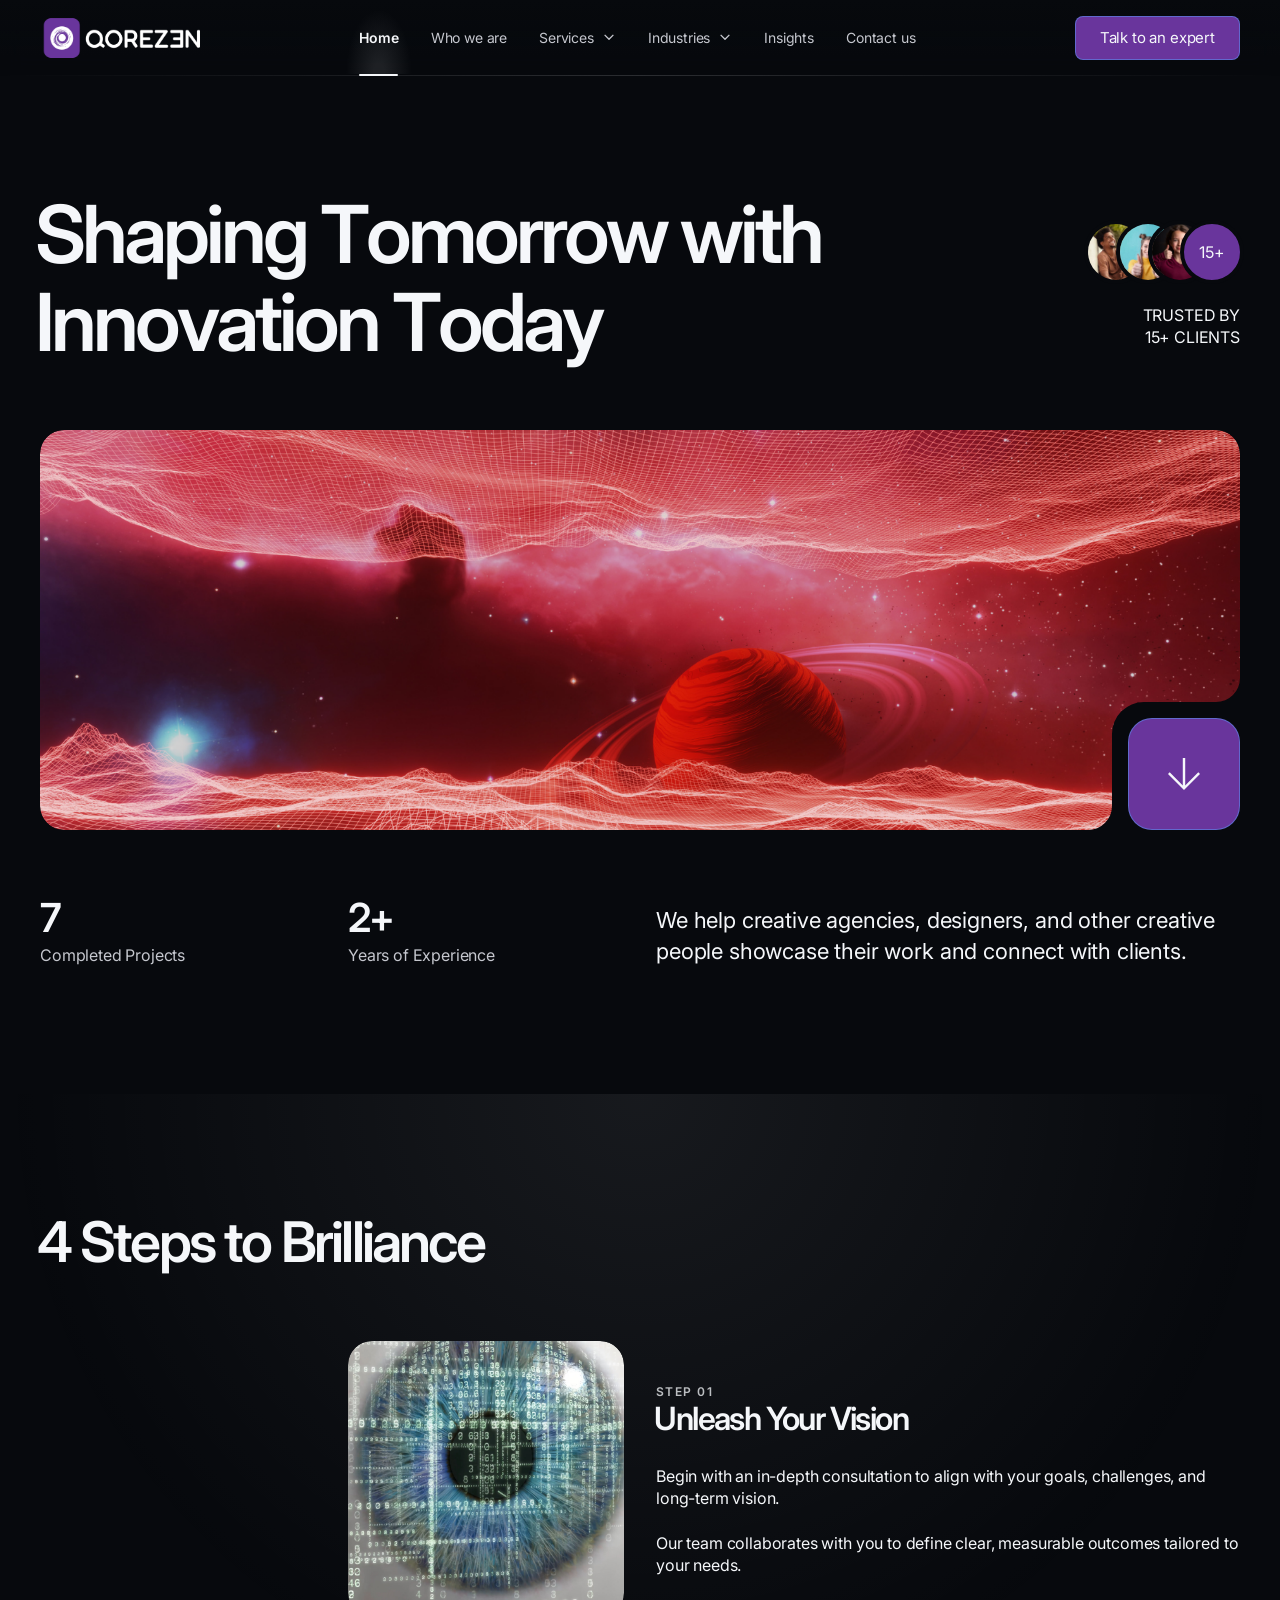
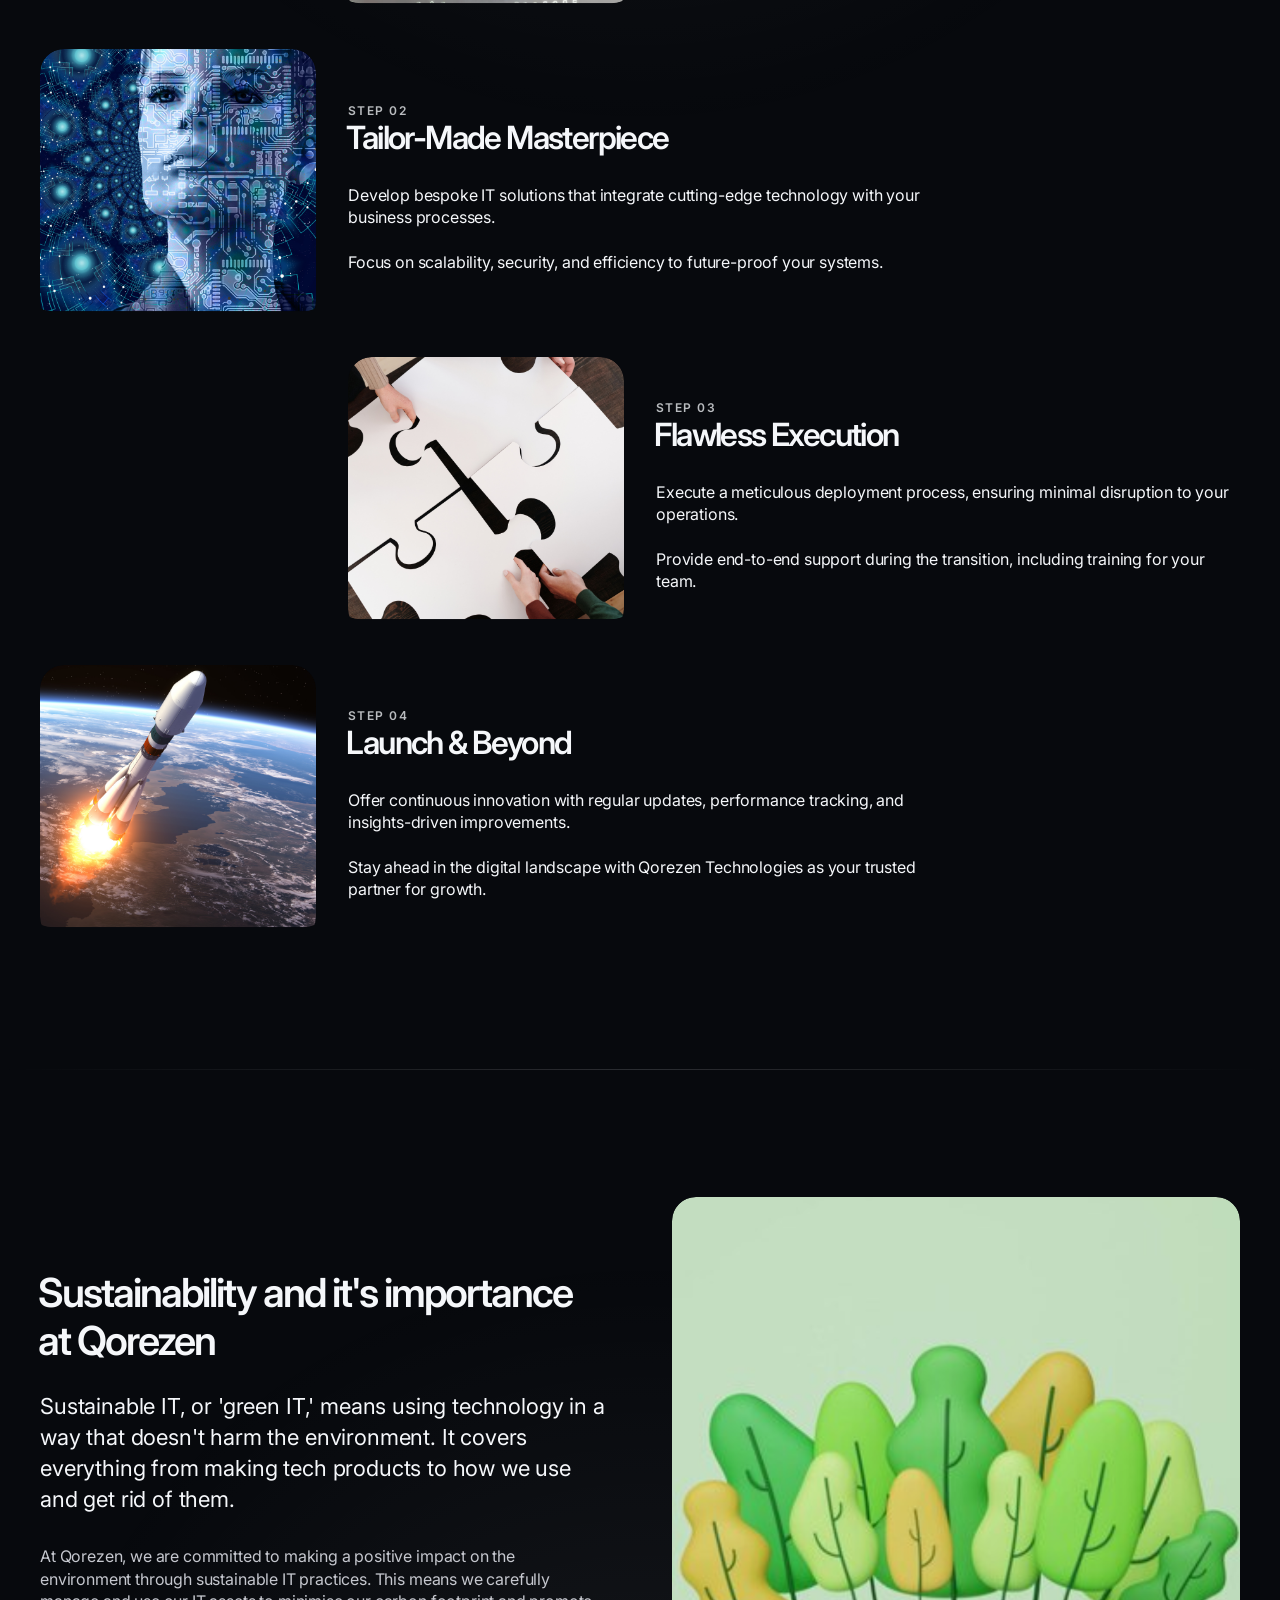
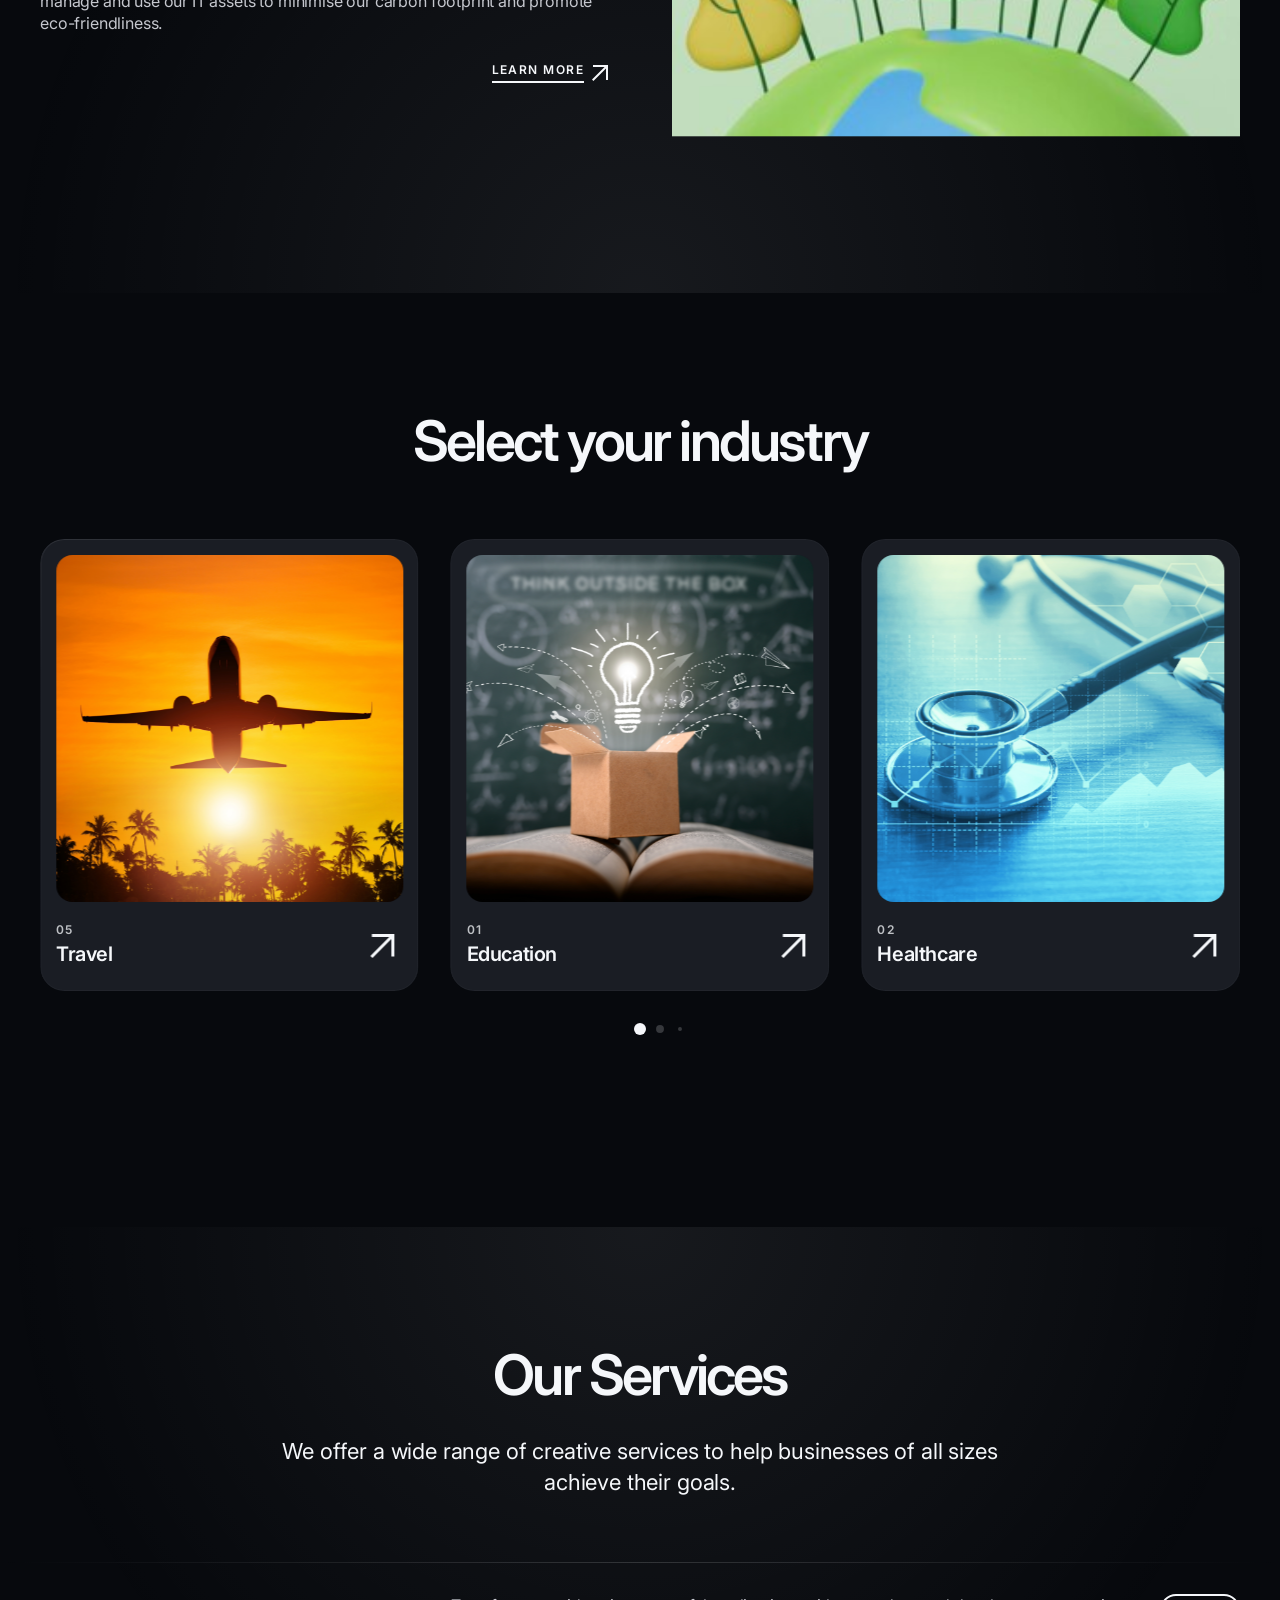
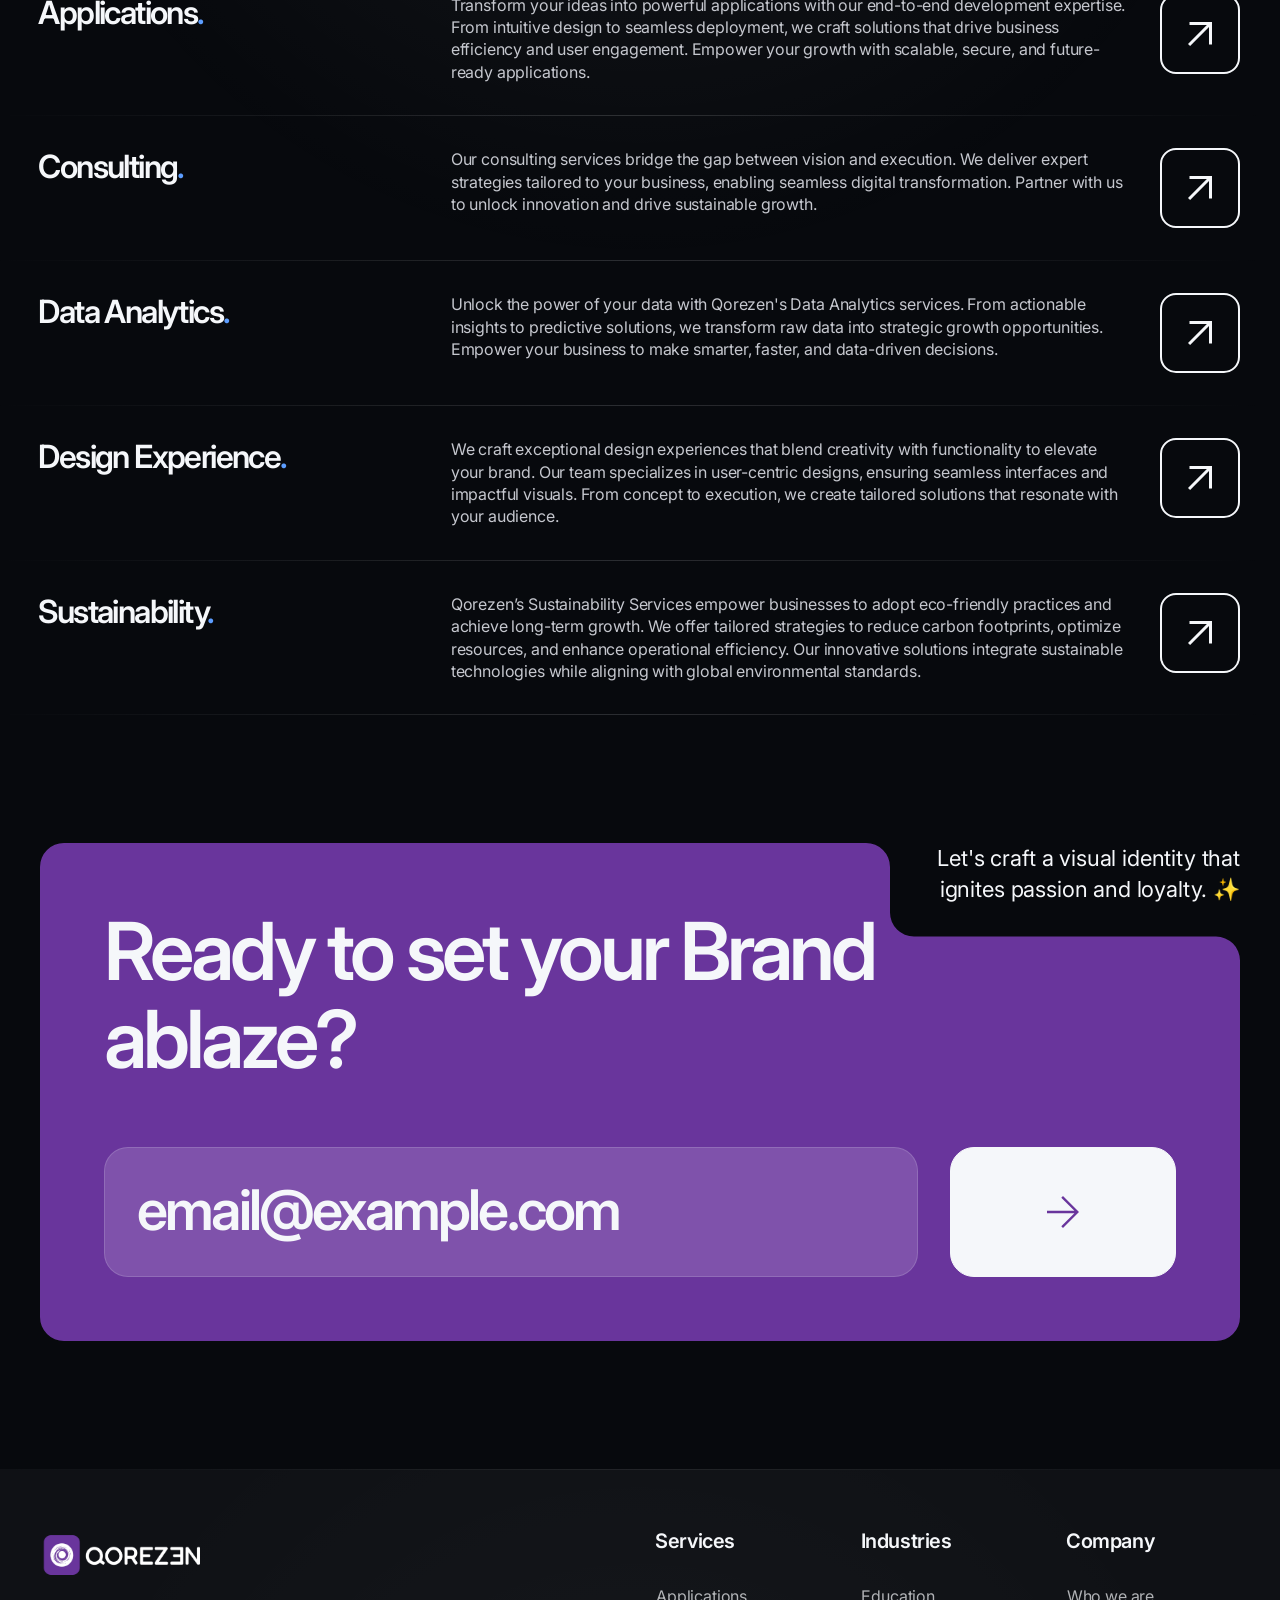
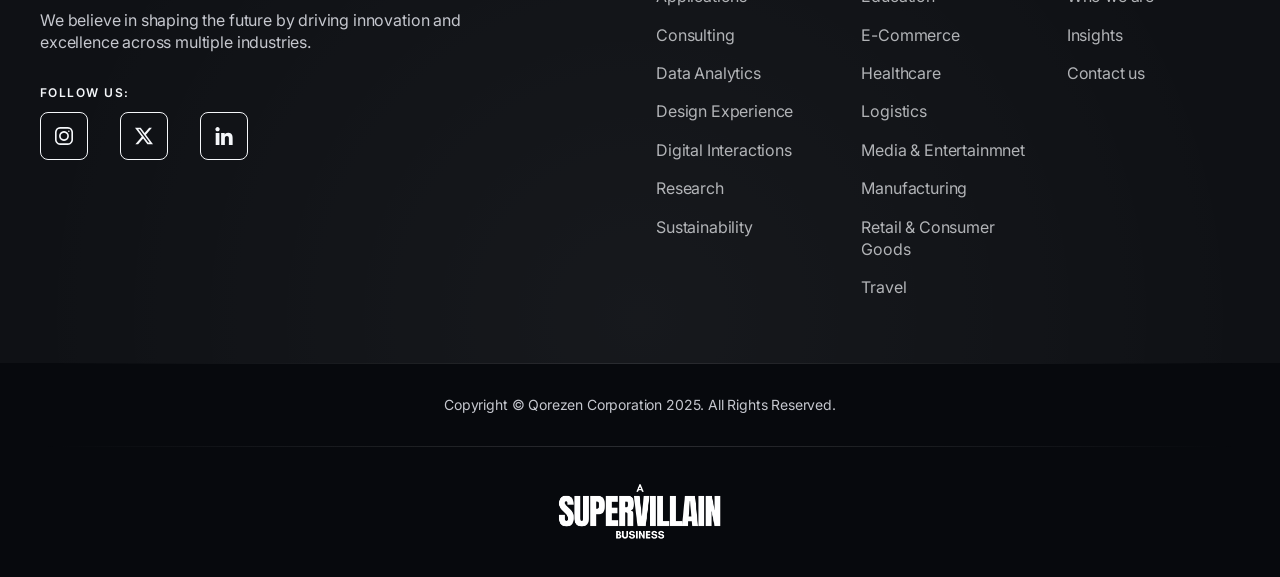
<file: index.html>
﻿<!DOCTYPE html>
<html lang="en">
<head>
    <meta charset="UTF-8">
    <meta name="viewport" content="width=device-width, initial-scale=1.0">
    <meta name="robots" content="index, follow">

    <!-- Page Title -->
    <title>Qorezen: Innovation, Connectivity, and Beyond</title>
    <meta name="title" content="Qorezen: Innovation, Connectivity, and Beyond">
    <meta name="description" content="Qorezen - driving transformation with smart solutions, information technology, consulting, seamless networks, and future-ready technology for businesses.">
    <meta name="keywords" content="supply chain operations, consulting, networks, data analytics, design experiences, applications, vendor management">

    <script type="application/ld+json">
{
  "@context": "https://schema.org",
  "@type": "Organization",
  "name": "Qorezen",
  "url": "https://qorezen.in/",
  "logo": "https://qorezen.in/img/Q%20Web%20Logo%20W.png",
  "contactPoint": {
    "@type": "ContactPoint",
    "telephone": "8779620308",
    "contactType": "technical support",
    "areaServed": "IN",
    "availableLanguage": ["en","Hindi"]
  },
  "sameAs": [
    "https://x.com/qorezen",
    "https://www.instagram.com/qorezen/",
    "https://www.linkedin.com/company/qorezen-in/"
  ]
}
</script>


    <!-- Google Fonts -->
    <link href="https://fonts.googleapis.com/css2?family=Inter:wght@400;600&amp;display=swap" rel="stylesheet">
    <!-- Config -->
    <link type="text/css" rel="stylesheet" href="css/config.css">
    <!-- Libraries -->
    <link type="text/css" rel="stylesheet" href="css/libs.css">
    <!-- Template Styles -->
    <link type="text/css" rel="stylesheet" href="css/style.css">
    <!-- Responsive -->
    <link type="text/css" rel="stylesheet" href="css/responsive.css">

    <!-- Favicon -->
    <link rel="icon" href="img/favicon.png" sizes="32x32">

    <meta name="google-site-verification" content="G0SxIU4pODkzYH55vogUHDl1SvJHy9-oJZ2pJo-tywo" />

    <!-- Google tag (gtag.js) -->
<script async src="https://www.googletagmanager.com/gtag/js?id=G-WSK5561V4J"></script>
<script>
  window.dataLayer = window.dataLayer || [];
  function gtag(){dataLayer.push(arguments);}
  gtag('js', new Date());

  gtag('config', 'G-WSK5561V4J');
</script>


</head>
<body>
    <!-- Header -->
    <header id="bringer-header" class="is-frosted is-sticky" data-appear="fade-down" data-unload="fade-up">
        <!-- Desktop Header -->
        <div class="bringer-header-inner">
            <!-- Header Logo -->
            <div class="bringer-header-lp">
                <a href="/index.html" class="bringer-logo">
                    <img src="img/Q Web Logo W.png" alt="Qorezen" width="160" height="60">
                </a>
            </div>
            <!-- Main Menu -->
            <div class="bringer-header-mp">
                <nav class="bringer-nav">
                    <ul class="main-menu" data-stagger-appear="fade-down" data-stagger-delay="75">
                        <li class="current-menu-parent">
                            <a href="/index.html">Home</a>
                        </li>
                        <li>
                            <a href="/who-we-are.html">Who we are</a>
                        </li>
                        <li>
                            <a href="#">Services</a>
                            <ul class="sub-menu">
                                <li>
                                    <a href="/services/applications.html">Applications</a>
                                </li>
                                <li>
                                    <a href="/services/consulting.html">Consulting</a>
                                </li>
                                <li>
                                    <a href="/services/data-analytics.html">Data Analytics</a>
                                </li>
                                <li>
                                    <a href="/services/design-experience.html">Design Experience</a>
                                </li>
                                <li>
                                    <a href="/services/digital-interactions.html">Digital Interactions</a>
                                </li>
                                <li>
                                    <a href="/services/research.html">Research</a>
                                </li>
                                <li>
                                    <a href="/services/sustainability.html">Sustainability</a>
                                </li>
                            </ul>
                        </li>
                        <li>
                            <a href="#">Industries</a>
                            <ul class="sub-menu">
                                <li><a href="">Education</a></li>
                                <li><a href="">E-Commerce</a></li>
                                <li><a href="">Healthcare</a></li>
                                <li><a href="">Logistics</a></li>
                                <li><a href="">Media & Entertainmnet</a></li>
                                <li><a href="">Manufacturing</a></li>
                                <li><a href="">Retail & Consumer Goods</a></li>
                                <li><a href="">Travel</a></li>
                            </ul>
                        </li>
                        <li>
                            <a href="">Insights</a>
                        </li>
                        <li >
                            <a href="/contact-us.html">Contact us</a>
                        </li>
                    </ul>
                </nav>
            </div>
            <!-- Header Button -->
            <div class="bringer-header-rp">
                <a href="/contact-us.html" class="bringer-button">Talk to an expert</a>
            </div>
        </div>
        <!-- Mobile Header -->
        <div class="bringer-mobile-header-inner">
            <a href="./" class="bringer-logo">
                <img src="img/Q Web Logo W.png" alt="Qorezen Technologies" width="120" height="24">
            </a>
            <a href="" class="bringer-mobile-menu-toggler">
                <i class="bringer-menu-toggler-icon">
                    <span></span>
                    <span></span>
                    <span></span>
                </i>
            </a>
        </div>
    </header>

    <!-- Page Main -->
    <main id="bringer-main">
        <div class="stg-container">
            <!-- Hero Section -->
            <section>
                <div class="bringer-hero-block bringer-hero-type01">
                    <!-- Main Line -->
                    <div class="stg-row stg-bottom-gap-l stg-m-bottom-gap-l">
                        <div class="stg-col-9 stg-tp-col-8 stg-m-col-12">
                            <!-- Title -->
                            <h1 class="bringer-page-title" data-split-appear="fade-up" data-split-unload="fade-up">Shaping Tomorrow with Innovation Today</h1>
                        </div>
                        <div class="stg-col-3 stg-tp-col-4 stg-m-col-12">
                            <!-- Social Proof -->
                            <div class="bringer-hero-social-proof">
                                <div data-stagger-appear="fade-up" data-stagger-delay="100" data-stagger-unload="fade-up">
                                    <img src="img/home/social-proof01.jpg" alt="Client 01">
                                    <img src="img/home/social-proof02.jpg" alt="Client 02">
                                    <img src="img/home/social-proof03.jpg" alt="Client 03">
                                    <a href="">15+</a>
                                </div>
                                <p data-appear="fade-up" data-unload="fade-up" data-delay="200">Trusted by 15+ clients</p>
                            </div>
                        </div>
                    </div><!-- .stg-row -->

                    <!-- Masked Media Container -->
                    <div class="bringer-hero-media-wrap bringer-masked-bottom-right bringer-masked-block stg-bottom-gap-l" data-appear="zoom-out" data-unload="zoom-out">
                        <!-- Masked Media -->
                        <div class="bringer-masked-media bringer-masked-media bringer-parallax-media">
                            <img src="img/home/homehero.png" alt="Unleash Your Creativity">
                        </div>
                        <!-- Content -->
                        <div class="bringer-masked-content at-bottom-right">
                            <a href="#page01" class="bringer-square-button" data-appear="fade-left">
                                <span class="bringer-icon bringer-icon-arrow-down"></span>
                            </a>
                        </div>
                    </div>

                    <!-- Additional Information Line -->
                    <div class="stg-row stg-valign-bottom">
                        <div class="stg-col-3 stg-tp-col-3 stg-m-col-6" data-appear="fade-up" data-delay="200" data-unload="fade-up">
                            <div class="bringer-counter bringer-small-counter" data-delay="3000">
                                <div class="bringer-counter-number">10</div>
                                <div class="bringer-counter-label">Completed Projects</div>
                            </div><!-- .bringer-counter -->
                        </div>
                        <div class="stg-col-3 stg-tp-col-3 stg-m-col-6" data-appear="fade-up" data-delay="300" data-unload="fade-up">
                            <div class="bringer-counter bringer-small-counter" data-delay="3000">
                                <div class="bringer-counter-number" data-suffix="+">2</div>
                                <div class="bringer-counter-label">Years of Experience</div>
                            </div><!-- .bringer-counter -->
                        </div>
                        <div class="stg-col-6 stg-tp-col-6 stg-m-col-12 stg-m-top-gap" data-appear="fade-up" data-delay="400" data-unload="fade-up">
                            <p class="bringer-large-text">We help creative agencies, designers, and other creative people showcase their work and connect with clients.</p>
                        </div>
                    </div><!-- .stg-row -->
                </div><!-- .bringer-hero-block -->
            </section>

            <!-- Section: Steps -->
            <section class="backlight-top" id="page01">
                <div class="stg-bottom-gap-l">
                    <h2 data-appear="fade-up" data-unload="fade-up">4 Steps to Brilliance</h2>
                </div>
                <!-- Step 01 Row -->
                <div class="stg-row stg-bottom-gap stg-valign-middle stg-m-bottom-gap-l" data-unload="fade-left">
                    <div class="stg-col-3 stg-offset-3 stg-tp-col-6 stg-m-bottom-gap" data-appear="fade-right">
                        <div class="bringer-parallax-media">
                            <img class="bringer-lazy" src="img/null.png" data-src="img/home/vision.png" alt="Step 01" width="960" height="960">
                        </div>
                    </div>
                    <div class="stg-col-6 stg-tp-col-6" data-appear="fade-right" data-delay="100">
                        <span class="bringer-label">Step 01</span>
                        <h4>Unleash Your Vision</h4>
                        <p><span class="bringer-highlight">Begin with an in-depth consultation to align with your goals, challenges, and long-term vision.</p>
                        <p><span class="bringer-highlight">Our team collaborates with you to define clear, measurable outcomes tailored to your needs.</p>
                    </div>
                </div>
                <!-- Step 02 Row -->
                <div class="stg-row stg-bottom-gap stg-valign-middle stg-tp-row-reverse stg-m-bottom-gap-l" data-unload="fade-right">
                    <div class="stg-col-3 stg-tp-col-6 stg-m-bottom-gap" data-appear="fade-left">
                        <div class="bringer-parallax-media">
                            <img class="bringer-lazy" src="img/null.png" data-src="img/home/tech.png" alt="Step 02" width="960" height="960">
                        </div>
                    </div>
                    <div class="stg-col-6 stg-tp-col-6" data-appear="fade-left" data-delay="100">
                        <span class="bringer-label">Step 02</span>
                        <h4>Tailor-Made Masterpiece</h4>
                        <p><span class="bringer-highlight">Develop bespoke IT solutions that integrate cutting-edge technology with your business processes.</p>
                        <p><span class="bringer-highlight">Focus on scalability, security, and efficiency to future-proof your systems.</p>
                    </div>
                    <div class="stg-col-3"><!-- Empty Column --></div>
                </div>
                <!-- Step 03 Row -->
                <div class="stg-row stg-bottom-gap stg-valign-middle stg-m-bottom-gap-l" data-unload="fade-left">
                    <div class="stg-col-3 stg-offset-3 stg-tp-col-6 stg-m-bottom-gap" data-appear="fade-right">
                        <div class="bringer-parallax-media">
                            <img class="bringer-lazy" src="img/null.png" data-src="img/home/execution.png" alt="Step 03" width="960" height="960">
                        </div>
                    </div>
                    <div class="stg-col-6 stg-tp-col-6" data-appear="fade-right" data-delay="100">
                        <span class="bringer-label">Step 03</span>
                        <h4>Flawless Execution</h4>
                        <p><span class="bringer-highlight">Execute a meticulous deployment process, ensuring minimal disruption to your operations.</p>
                        <p><span class="bringer-highlight">Provide end-to-end support during the transition, including training for your team.</p>
                    </div>
                </div>
                <!-- Step 04 Row -->
                <div class="stg-row stg-valign-middle stg-tp-row-reverse" data-unload="fade-right">
                    <div class="stg-col-3 stg-tp-col-6 stg-m-bottom-gap" data-appear="fade-left">
                        <div class="bringer-parallax-media">
                            <img class="bringer-lazy" src="img/null.png" data-src="img/home/launch.png" alt="Step 04" width="960" height="960">
                        </div>
                    </div>
                    <div class="stg-col-6 stg-tp-col-6" data-appear="fade-left" data-delay="100">
                        <span class="bringer-label">Step 04</span>
                        <h4>Launch &amp; Beyond</h4>
                        <p><span class="bringer-highlight">Offer continuous innovation with regular updates, performance tracking, and insights-driven improvements.</p>
                        <p><span class="bringer-highlight">Stay ahead in the digital landscape with Qorezen Technologies as your trusted partner for growth.</p>
                    </div>
                    <div class="stg-col-3"><!-- Empty Column --></div>
                </div>
            </section>

            <!-- Section: About Us -->
            <section class="backlight-bottom divider-top">
                <div class="stg-row stg-large-gap stg-valign-middle stg-tp-column-reverse">
                    <div class="stg-col-6" data-appear="fade-right" data-unload="fade-left">
                        <h3>Sustainability and it's importance at Qorezen</h3>
                        <p class="bringer-large-text">Sustainable IT, or 'green IT,' means using technology in a way that doesn't harm the environment. It covers everything from making tech products to how we use and get rid of them.</p>
                        <p>At Qorezen, we are committed to making a positive impact on the environment through sustainable IT practices. This means we carefully manage and use our IT assets to minimise our carbon footprint and promote eco-friendliness.</p>
                        <div class="align-right">
                            <a href="" class="bringer-arrow-link">Learn More</a>
                        </div>
                    </div>
                    <div class="stg-col-6 stg-tp-bottom-gap-l stg-m-bottom-gap" data-unload="fade-right" data-appear="fade-left">
                        <div class="bringer-parallax-media">
                            <img class="bringer-lazy" src="img/home/sustain.png" data-src="img/home/sustain.png" alt="Sustainability" width="960" height="960">
                        </div>
                    </div>
                </div><!-- .stg-row -->
            </section>

            <!-- Section: Portfolio Carousel -->
            <section>
                <!-- Section Title -->
                <div class="stg-row bringer-section-title">
                    <div class="stg-col-8 stg-offset-2">
                        <div class="align-center">
                            <h2 data-appear="fade-up" data-unload="fade-up">Select your industry</h2>
                        </div>
                    </div>
                </div>
                <!-- Portfolio Carousel -->
                <div class="swiper bringer-carousel stg-bottom-gap-l" data-appear="fade-up" data-delay="200" data-unload="fade-up" data-tp-centered="0">
                    <div class="swiper-wrapper">
                        <!-- Card Item 01 -->
                        <div class="bringer-block bringer-portfolio-card swiper-slide">
                            <div class="bringer-portfolio-card-image">
                                <img class="bringer-lazy" src="img/null.png" data-src="img/industries/education.png" alt="" width="1200" height="1200">
                            </div>
                            <div class="bringer-portfolio-card-footer">
                                <div class="bringer-portfolio-card-title">
                                    <span class="bringer-meta">01</span>
                                    <h6>Education</h6>
                                </div>
                                <span class="bringer-icon bringer-icon-explore"></span>
                            </div>
                            <a href=""></a>
                        </div><!-- .bringer-portfolio-card -->
                                                
                        <!-- Card Item 02 -->
                        <div class="bringer-block bringer-portfolio-card swiper-slide">
                            <div class="bringer-portfolio-card-image">
                                <img class="bringer-lazy" src="img/null.png" data-src="img/industries/healthcare.png" alt="" width="1200" height="1200">
                            </div>
                            <div class="bringer-portfolio-card-footer">
                                <div class="bringer-portfolio-card-title">
                                    <span class="bringer-meta">02</span>
                                    <h6>Healthcare</h6>
                                </div>
                                <span class="bringer-icon bringer-icon-explore"></span>
                            </div>
                            <a href=""></a>
                        </div><!-- .bringer-portfolio-card -->
                                                
                        <!-- Card Item 03 -->
                        <div class="bringer-block bringer-portfolio-card swiper-slide">
                            <div class="bringer-portfolio-card-image">
                                <img class="bringer-lazy" src="img/null.png" data-src="img/industries/logistics.png" alt="" width="1200" height="1200">
                            </div>
                            <div class="bringer-portfolio-card-footer">
                                <div class="bringer-portfolio-card-title">
                                    <span class="bringer-meta">03</span>
                                    <h6>Logistics</h6>
                                </div>
                                <span class="bringer-icon bringer-icon-explore"></span>
                            </div>
                            <a href=""></a>
                        </div><!-- .bringer-portfolio-card -->
                                                
                        <!-- Card Item 04 -->
                        <div class="bringer-block bringer-portfolio-card swiper-slide">
                            <div class="bringer-portfolio-card-image">
                                <img class="bringer-lazy" src="img/null.png" data-src="img/industries/manufacturing.png" alt="" width="1200" height="1200">
                            </div>
                            <div class="bringer-portfolio-card-footer">
                                <div class="bringer-portfolio-card-title">
                                    <span class="bringer-meta">04</span>
                                    <h6>Manufacturing</h6>
                                </div>
                                <span class="bringer-icon bringer-icon-explore"></span>
                            </div>
                            <a href=""></a>
                        </div><!-- .bringer-portfolio-card -->
                                                
                        <!-- Card Item 05 -->
                        <div class="bringer-block bringer-portfolio-card swiper-slide">
                            <div class="bringer-portfolio-card-image">
                                <img class="bringer-lazy" src="img/null.png" data-src="img/industries/travel.png" alt="" width="1200" height="1200">
                            </div>
                            <div class="bringer-portfolio-card-footer">
                                <div class="bringer-portfolio-card-title">
                                    <span class="bringer-meta">05</span>
                                    <h6>Travel</h6>
                                </div>
                                <span class="bringer-icon bringer-icon-explore"></span>
                            </div>
                            <a href=""></a>
                        </div><!-- .bringer-portfolio-card -->
                    </div>
                    <!-- Pagination -->
                    <div class="swiper-pagination bringer-dots"></div>
                </div><!-- .bringer-portfolio-carousel -->
            </section>

            <!-- Section: Our Services -->
            <section class="backlight-top">
                <!-- Section Title -->
                <div class="stg-row bringer-section-title">
                    <div class="stg-col-8 stg-offset-2">
                        <div class="align-center">
                            <h2 data-appear="fade-up" data-unload="fade-up">Our Services</h2>
                            <p class="bringer-large-text" data-appear="fade-up" data-unload="fade-up" data-delay="100">We offer a wide range of creative services to help businesses of all sizes achieve their goals.</p>
                        </div>
                    </div>
                </div>
                <!-- Services List -->
                <div class="bringer-detailed-list-wrap" data-appear="fade-up" data-unload="fade-up" data-delay="200">
                    <ul class="bringer-detailed-list">
                        <li>
                            <div class="bringer-detailed-list-title">
                                <h4>Applications<span class="bringer-accent">.</span></h4>
                            </div>
                            <div class="bringer-detailed-list-description">
                                <p>Transform your ideas into powerful applications with our end-to-end development expertise. From intuitive design to seamless deployment, we craft solutions that drive business efficiency and user engagement. Empower your growth with scalable, secure, and future-ready applications.</p>
                            </div>
                            <div class="bringer-detailed-list-button">
                                <span class="bringer-icon bringer-icon-explore"></span>
                            </div>
                            <a href="/services/applications.html"></a>
                        </li>
                        <li>
                            <div class="bringer-detailed-list-title">
                                <h4>Consulting<span class="bringer-accent">.</span></h4>
                            </div>
                            <div class="bringer-detailed-list-description">
                                <p>Our consulting services bridge the gap between vision and execution. We deliver expert strategies tailored to your business, enabling seamless digital transformation. Partner with us to unlock innovation and drive sustainable growth.</p>
                            </div>
                            <div class="bringer-detailed-list-button">
                                <span class="bringer-icon bringer-icon-explore"></span>
                            </div>
                            <a href="/services/consulting.html"></a>
                        </li>
                        <li>
                            <div class="bringer-detailed-list-title">
                                <h4>Data Analytics<span class="bringer-accent">.</span></h4>
                            </div>
                            <div class="bringer-detailed-list-description">
                                <p>Unlock the power of your data with Qorezen's Data Analytics services. From actionable insights to predictive solutions, we transform raw data into strategic growth opportunities. Empower your business to make smarter, faster, and data-driven decisions.</p>
                            </div>
                            <div class="bringer-detailed-list-button">
                                <span class="bringer-icon bringer-icon-explore"></span>
                            </div>
                            <a href="/services/data-analytics.html"></a>
                        </li>
                        <li>
                            <div class="bringer-detailed-list-title">
                                <h4>Design Experience<span class="bringer-accent">.</span></h4>
                            </div>
                            <div class="bringer-detailed-list-description">
                                <p>We craft exceptional design experiences that blend creativity with functionality to elevate your brand. Our team specializes in user-centric designs, ensuring seamless interfaces and impactful visuals. From concept to execution, we create tailored solutions that resonate with your audience.</p>
                            </div>
                            <div class="bringer-detailed-list-button">
                                <span class="bringer-icon bringer-icon-explore"></span>
                            </div>
                            <a href="/services/design-experience.html"></a>
                        </li>
                        <li>
                            <div class="bringer-detailed-list-title">
                                <h4>Sustainability<span class="bringer-accent">.</span></h4>
                            </div>
                            <div class="bringer-detailed-list-description">
                                <p>Qorezen’s Sustainability Services empower businesses to adopt eco-friendly practices and achieve long-term growth. We offer tailored strategies to reduce carbon footprints, optimize resources, and enhance operational efficiency. Our innovative solutions integrate sustainable technologies while aligning with global environmental standards.</p>
                            </div>
                            <div class="bringer-detailed-list-button">
                                <span class="bringer-icon bringer-icon-explore"></span>
                            </div>
                            <a href="/services/sustainability.html"></a>
                        </li>
                    </ul>
                </div>
            </section>

            <!-- Section: CTA -->
            <section data-padding="bottom">
                <div class="bringer-masked-cta bringer-masked-block" data-unload="fade-down">
                    <form  method="post" data-fill-error="Please, fill out the form." class="bringer-contact-form is-short bringer-masked-media" data-appear="fade-up">
                        <div class="bringer-form-content bringer-cta-form">
                            <div class="bringer-cta-form-content" data-appear="fade-up" data-delay="100">
                                <div class="bringer-cta-title">Ready to set your Brand ablaze?</div>
                                <input type="email" id="subscribe_email" name="subscribe_email" placeholder="email@example.com" required>
                            </div>
                            <div class="bringer-cta-form-button" data-appear="fade-up" data-delay="200">
                                <button type="submit">
                                    <span class="bringer-icon bringer-icon-arrow-submit"></span>
                                </button>
                            </div>
                            <div class="bringer-contact-form__response"></div>
                        </div>
                        <span class="bringer-form-spinner"></span>
                    </form>
                    <div class="bringer-masked-cta-content bringer-masked-content at-top-right">
                        <p class="bringer-large-text" data-appear="fade-down">Let's craft a visual identity that ignites passion and loyalty. ✨</p>
                    </div>
                </div>
            </section>
        </div><!-- .stg-container -->

        <!-- Footer -->
        <footer id="bringer-footer" data-appear="fade-up" data-unload="fade-down">
            <!-- Footer Widgets Area -->
            <div class="bringer-footer-widgets">
                <div class="stg-container">
                    <div class="stg-row" data-stagger-appear="fade-left" data-stagger-delay="100">
                        <div class="stg-col-5 stg-tp-col-12 stg-tp-bottom-gap-l">
                            <div class="bringer-info-widget">
                                <a href="/index.html" class="bringer-logo footer-logo">
                                    <img src="img/Q Web Logo W.png" alt="bringer." width="160" height="60">
                                </a>
                                <div class="bringer-info-description">We believe in shaping the future by driving innovation and excellence across multiple industries.</div>
                                <span class="bringer-label">Follow us:</span>
                                <ul class="bringer-socials-list" data-stagger-appear="fade-up" data-stagger-delay="75">
                                    <li>
                                        <a href="https://www.instagram.com/qorezen/" target="_blank" class="bringer-socials-instagram">
                                            <i></i>
                                        </a>
                                    </li>
                                    <li>
                                        <a href="https://x.com/qorezen" target="_blank" class="bringer-socials-x">
                                            <i></i>
                                        </a>
                                    </li>
                                    <li>
                                        <a href="https://www.linkedin.com/company/qorezen-in/" target="_blank" class="bringer-socials-linkedin">
                                            <i></i>
                                        </a>
                                    </li>
                                </ul>
                            </div>
                        </div>
                        <div class="stg-col-2 stg-offset-1 stg-tp-col-4 stg-m-col-4">
                            <div class="bringer-widget">
                                <h6>Services</h6>
                                <div class="bringer-menu-widget">
                                    <ul>
                                        <li><a href="/services/applications.html">Applications</a></li>
                                        <li><a href="/services/consulting.html">Consulting</a></li>
                                        <li><a href="/services/data-analytics.html">Data Analytics</a></li>
                                        <li><a href="/services/design-experience.html">Design Experience</a></li>
                                        <li><a href="/services/digital-interactions.html">Digital Interactions</a></li>
                                        <li><a href="/services/research.html">Research</a></li>
                                        <li><a href="/services/sustainability.html">Sustainability</a></li>
                                    </ul>
                                </div>
                            </div>
                        </div>
                        <div class="stg-col-2 stg-tp-col-4 stg-m-col-4">
                            <div class="bringer-widget">
                                <h6>Industries</h6>
                                <div class="bringer-menu-widget">
                                    <ul>
                                        <li><a href="">Education</a></li>
                                        <li><a href="">E-Commerce</a></li>
                                        <li><a href="">Healthcare</a></li>
                                        <li><a href="">Logistics</a></li>
                                        <li><a href="">Media & Entertainmnet</a></li>
                                        <li><a href="">Manufacturing</a></li>
                                        <li><a href="">Retail & Consumer Goods</a></li>
                                        <li><a href="">Travel</a></li>
                                    </ul>
                                </div>
                            </div>
                        </div>
                        <div class="stg-col-2 stg-tp-col-4 stg-m-col-4">
                            <div class="bringer-widget">
                                <h6>Company</h6>
                                <div class="bringer-menu-widget">
                                    <ul>
                                        <li><a href="/who-we-are.html">Who we are</a></li>
                                        <li><a href="">Insights</a></li>
                                        <li><a href="/contact-us.html">Contact us</a></li>
                                    </ul>
                                </div>
                            </div>
                        </div>
                    </div><!-- .stg-row -->
                </div><!-- .stg-container -->
            </div>

            

            <!-- Footer Copyright Line -->
            <div class="bringer-footer-line stg-container">
                <div class="align-center">
                    Copyright &copy; Qorezen Corporation 2025. All Rights Reserved.
                </div>
            </div>
            <div class="bringer-footer-line stg-container">
                <div class="align-center">
                    <a href="https://supervillain.in/" target="_blank" class="bringer-logo footer-logo">
                                    <img src="img/SVB Logo.png" alt="bringer." width="200" height="60">
                                </a>
                </div>
            </div>
        </footer>
	</main>

    <!-- Right Click Protection Block -->
 <!--   <div class="bringer-rcp-wrap">
        <div class="bringer-rcp-overlay"></div>
        <div class="bringer-rcp-container">
            <h2>The context menu is not allowed on this page.</h2>
        </div>
    </div> -->

    <!-- Dynamic Backlight -->
    <div class="bringer-backlight"></div>

    <!-- JS Scripts -->
    <script src="js/lib/jquery.min.js"></script>
    <script src="js/lib/libs.js"></script>
    <script src="js/contact_form.js"></script>
    <script src="js/st-core.js"></script>
    <script src="js/classes.js"></script>
    <script src="js/main.js"></script>
</body>
</html>
</file>
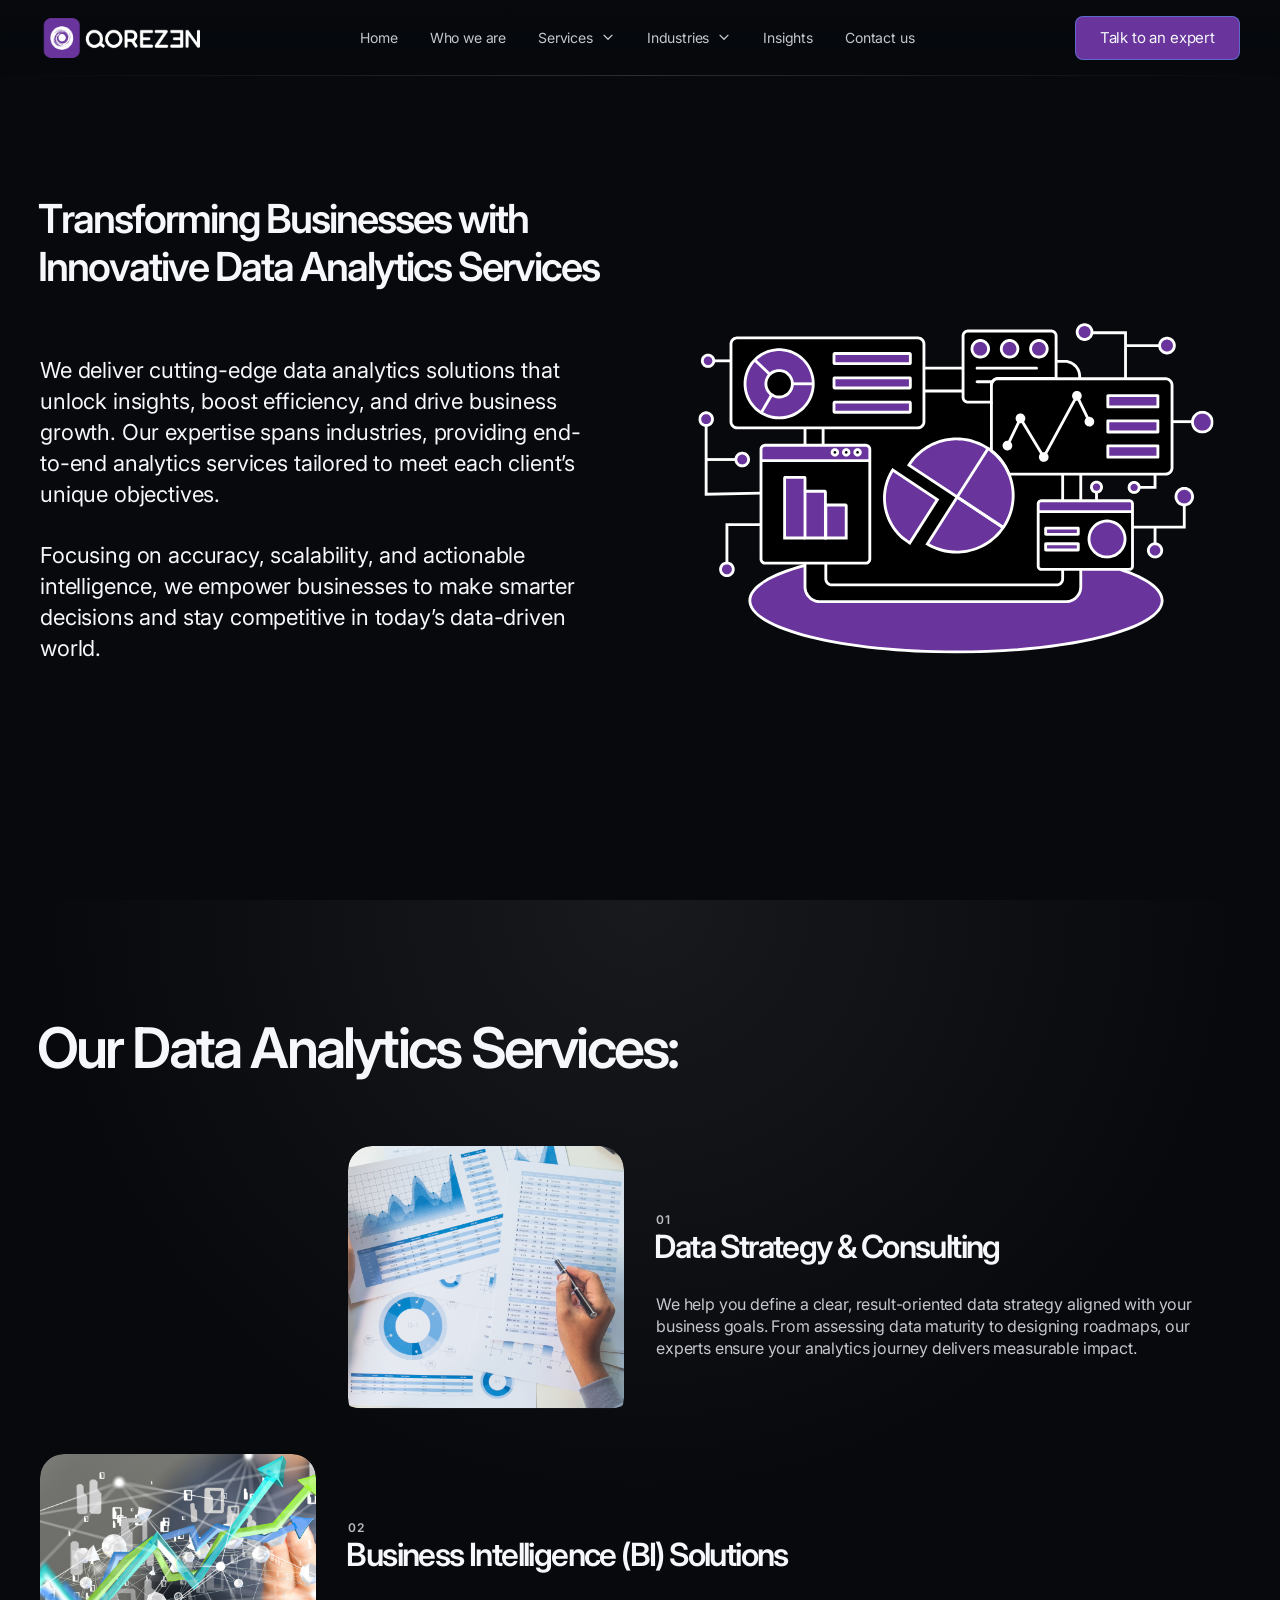
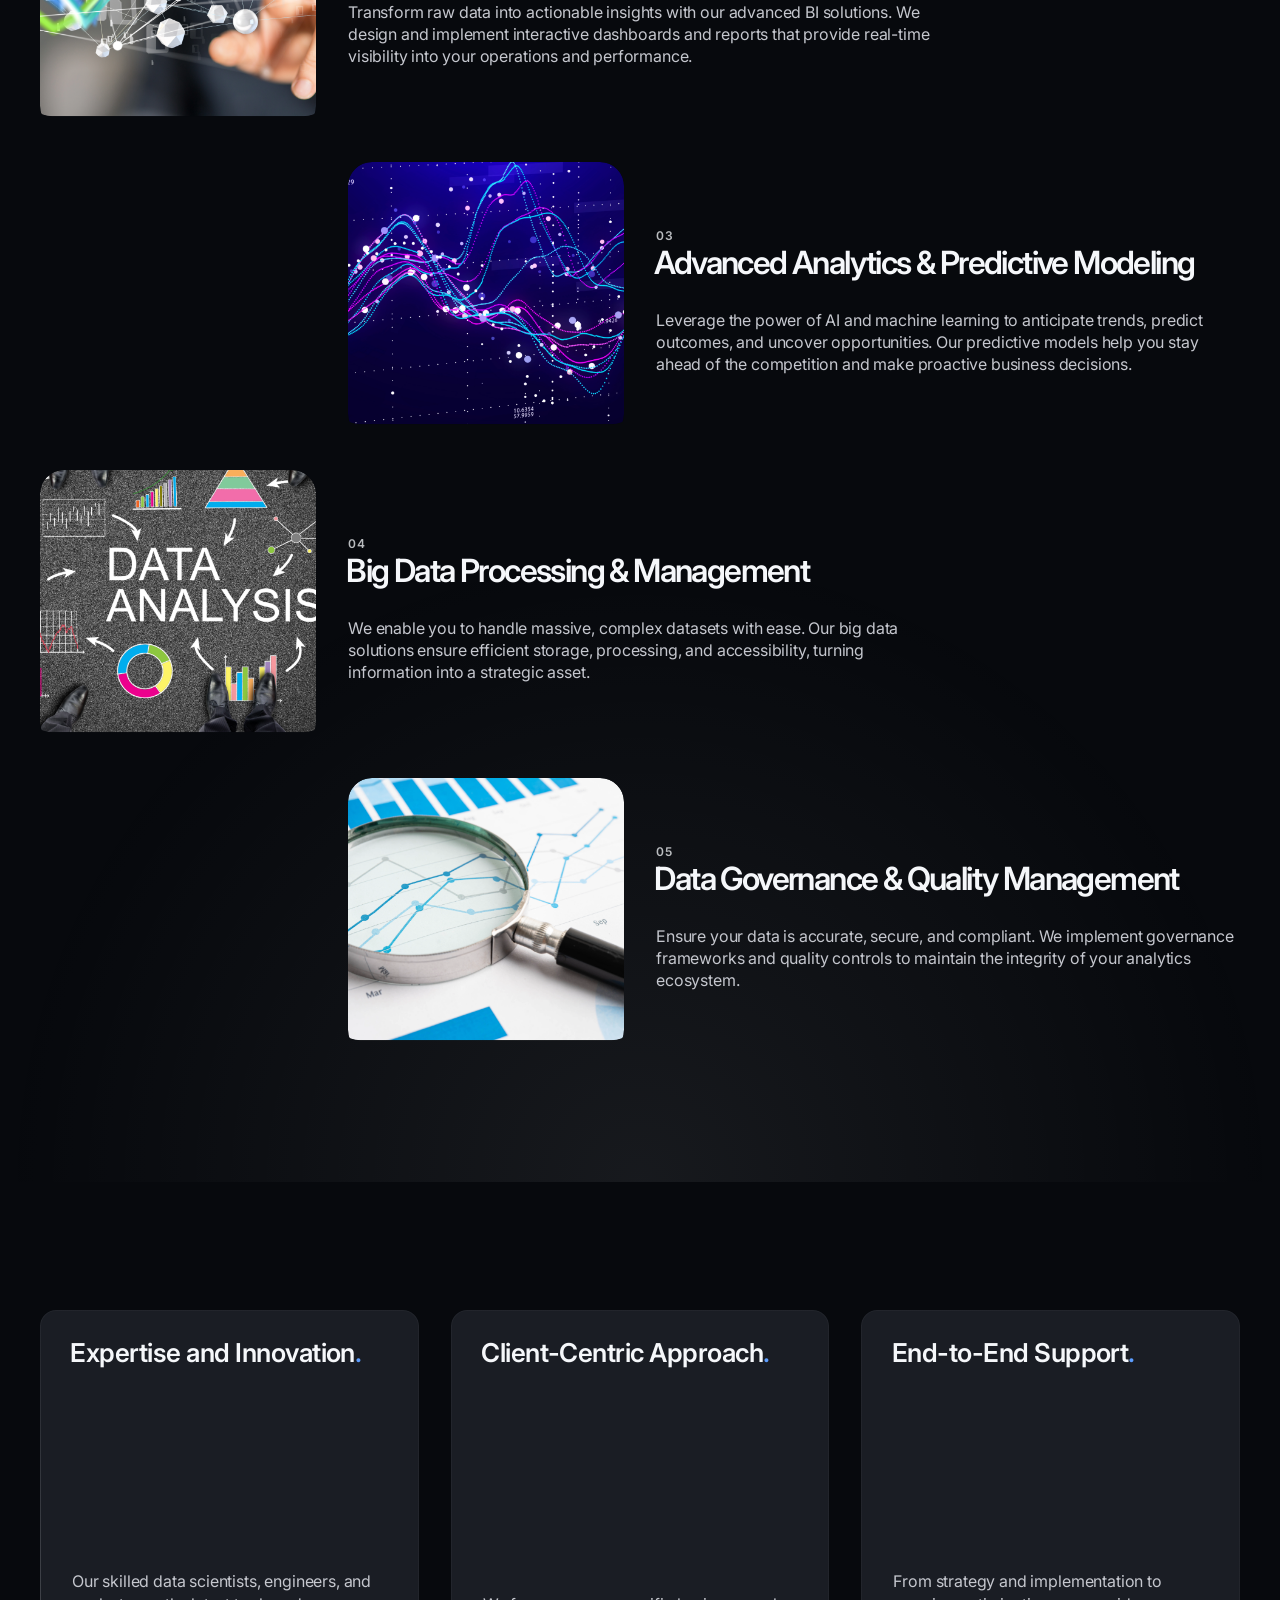
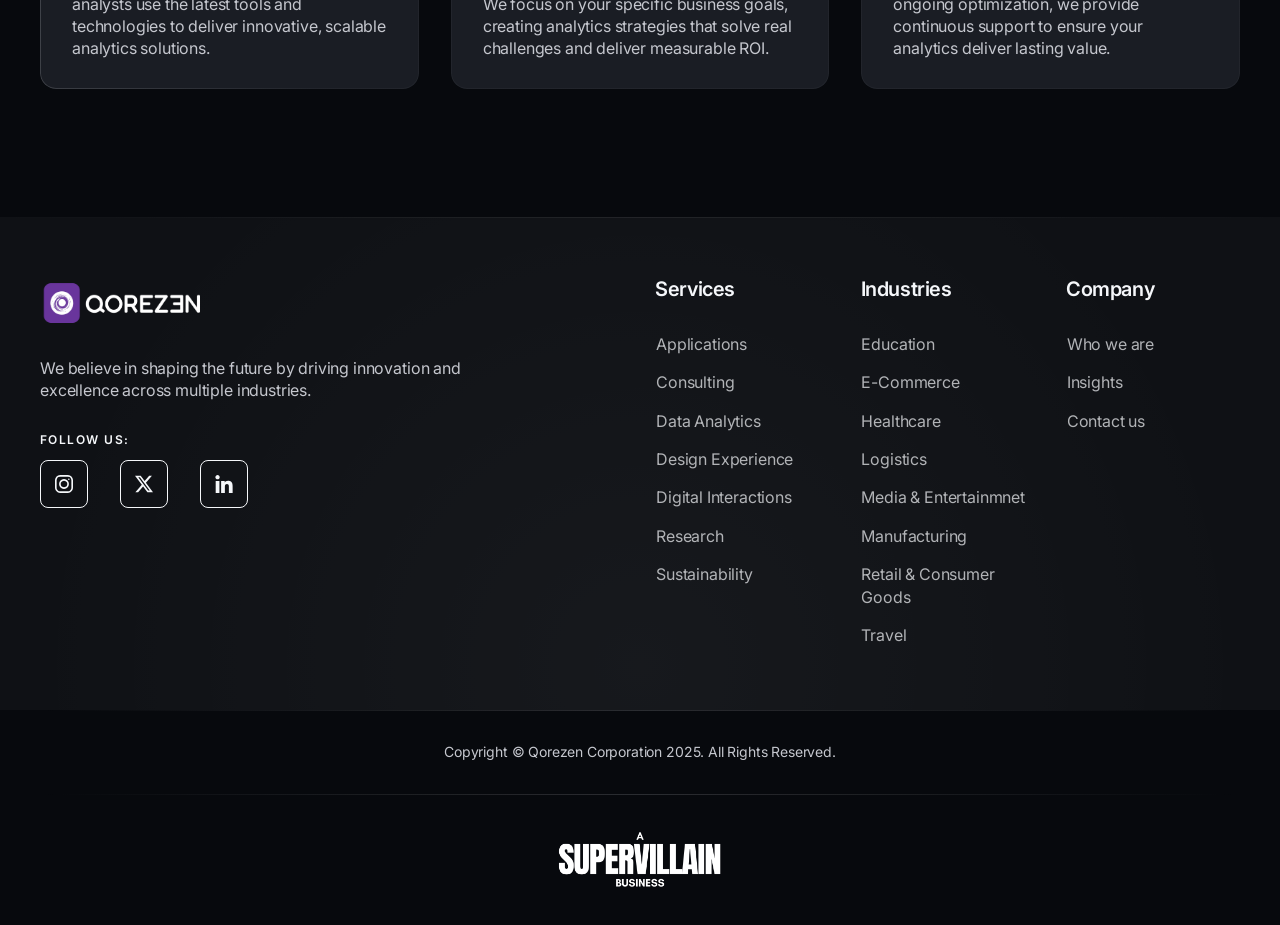
<file: services/data-analytics.html>
<!DOCTYPE html>
<html lang="en">
<head>
    <meta charset="UTF-8">
    <meta name="viewport" content="width=device-width, initial-scale=1.0">
    <meta name="robots" content="index, follow">

    <!-- Page Title -->
    <title>Data Analytics for Business Intelligence & Growth</title>
    <meta name="title" content="Data Analytics for Business Intelligence & Growth">
    <meta name="description" content="Empower your business with Qorezen’s data analytics expertise. Unlock hidden patterns, enhance forecasting, and achieve sustainable growth.">
    <meta name="keywords" content="data analytics solutions, business analytics, big data analytics, business intelligence solutions, data visualization">

    <!-- Google Fonts -->
    <link href="https://fonts.googleapis.com/css2?family=Inter:wght@400;600&amp;display=swap" rel="stylesheet">
    <!-- Config -->
    <link type="text/css" rel="stylesheet" href="css/config.css">
    <!-- Libraries -->
    <link type="text/css" rel="stylesheet" href="css/libs.css">
    <!-- Template Styles -->
    <link type="text/css" rel="stylesheet" href="css/style.css">
    <!-- Responsive -->
    <link type="text/css" rel="stylesheet" href="css/responsive.css">

    <!-- Favicon -->
    <link rel="icon" href="img/favicon.png" sizes="32x32">

    <!-- Google tag (gtag.js) -->
<script async src="https://www.googletagmanager.com/gtag/js?id=G-WSK5561V4J"></script>
<script>
  window.dataLayer = window.dataLayer || [];
  function gtag(){dataLayer.push(arguments);}
  gtag('js', new Date());

  gtag('config', 'G-WSK5561V4J');
</script>

</head>
<body>
    <!-- Header -->
    <header id="bringer-header" class="is-frosted is-sticky" data-appear="fade-down" data-unload="fade-up">
        <!-- Desktop Header -->
        <div class="bringer-header-inner">
            <!-- Header Logo -->
            <div class="bringer-header-lp">
                <a href="/index.html" class="bringer-logo">
                    <img src="img/Q Web Logo W.png" alt="Qorezen Technologies" width="160" height="60">
                </a>
            </div>
            <!-- Main Menu -->
            <div class="bringer-header-mp">
                <nav class="bringer-nav">
                    <ul class="main-menu" data-stagger-appear="fade-down" data-stagger-delay="75">
                        <li>
                            <a href="/index.html">Home</a>
                        </li>
                        <li>
                            <a href="/who-we-are.html">Who we are</a>
                        </li>
                        <li>
                            <a href="#">Services</a>
                            <ul class="sub-menu">
                                <li>
                                    <a href="/services/applications.html">Applications</a>
                                </li>
                                <li>
                                    <a href="/services/consulting.html">Consulting</a>
                                </li>
                                <li class="current-menu-item">
                                    <a href="/services/data-analytics.html">Data Analytics</a>
                                </li>
                                <li>
                                    <a href="/services/design-experience.html">Design Experience</a>
                                </li>
                                <li>
                                    <a href="/services/digital-interactions.html">Digital Interactions</a>
                                </li>
                                <li>
                                    <a href="/services/research.html">Research</a>
                                </li>
                                <li>
                                    <a href="/services/sustainability.html">Sustainability</a>
                                </li>
                            </ul>
                        </li>
                        <li>
                            <a href="#">Industries</a>
                            <ul class="sub-menu">
                                <li><a href="">Education</a></li>
                                <li><a href="">E-Commerce</a></li>
                                <li><a href="">Healthcare</a></li>
                                <li><a href="">Logistics</a></li>
                                <li><a href="">Media & Entertainmnet</a></li>
                                <li><a href="">Manufacturing</a></li>
                                <li><a href="">Retail & Consumer Goods</a></li>
                                <li><a href="">Travel</a></li>
                            </ul>
                        </li>
                        <li>
                            <a href="">Insights</a>
                        </li>
                        <li>
                            <a href="/contact-us.html">Contact us</a>
                        </li>
                    </ul>
                </nav>
            </div>
            <!-- Header Button -->
            <div class="bringer-header-rp">
                <a href="/contacts.html" class="bringer-button">Talk to an expert</a>
            </div>
        </div>
        <!-- Mobile Header -->
        <div class="bringer-mobile-header-inner">
            <a href="./" class="bringer-logo">
                <img src="img/Q Web Logo W.png" alt="Qorezen" width="120" height="24">
            </a>
            <a href="#" class="bringer-mobile-menu-toggler">
                <i class="bringer-menu-toggler-icon">
                    <span></span>
                    <span></span>
                    <span></span>
                </i>
            </a>
        </div>
    </header>

    <!-- Page Main -->
    <main id="bringer-main">
        <div class="stg-container">
            <!-- Section: Intro -->
            <section>
                <div class="stg-row stg-large-gap stg-tp-normal-gap stg-tp-column-reverse">
                    <div class="stg-col-6 stg-vertical-space-between" data-unload="fade-left">
                        <div class="stg-tp-bottom-gap">
                            <h3 class="bringer-page-title" data-split-appear="fade-up">Transforming Businesses with Innovative Data Analytics Services</h3>
                            <p class="bringer-large-text" data-appear="fade-right" data-delay="100">We deliver cutting-edge data analytics solutions that unlock insights, boost efficiency, and drive business growth. Our expertise spans industries, providing end-to-end analytics services tailored to meet each client’s unique objectives.</p>
                            <p class="bringer-large-text bringer-tp-normal-text" data-appear="fade-right" data-delay="200">Focusing on accuracy, scalability, and actionable intelligence, we empower businesses to make smarter decisions and stay competitive in today’s data-driven world.</p>
                        </div>
                    </div>
                    <div class="stg-col-6 stg-tp-bottom-gap-l" data-appear="fade-left" data-unload="fade-right">
                        <img class="bringer-lazy" src="/services/img/services/data-analytics/datahero.svg" data-src="/services/img/services/data-analytics/datahero.svg" alt="Data Analytics" width="800" height="800">
                    </div>
                </div>
            </section>

            <!-- Section: Details -->
            <section class="backlight-both">
                <!-- Section Title -->
                <div class="stg-row stg-bottom-gap-l">
                    <div class="stg-col-7">
                        <h2 data-split-appear="fade-up" data-unload="fade-up">Our Data Analytics Services:</h2>
                    </div>
                    <div class="stg-col-5"></div>
                </div>
                <!-- Details 01 Row -->
                <div class="stg-row stg-bottom-gap stg-valign-middle stg-m-bottom-gap-l" data-unload="fade-left">
                    <div class="stg-col-3 stg-offset-3 stg-tp-col-6 stg-m-bottom-gap" data-appear="fade-right">
                        <div class="bringer-parallax-media">
                            <img class="bringer-lazy" src="img/null.png" data-src="/services/img/services/data-analytics/datas1.png" alt="Branding 01" width="960" height="960">
                        </div>
                    </div>
                    <div class="stg-col-6 stg-tp-col-6" data-appear="fade-right" data-delay="100">
                        <span class="bringer-label">01</span>
                        <h4>Data Strategy & Consulting</h4>
                        <p>We help you define a clear, result-oriented data strategy aligned with your business goals. From assessing data maturity to designing roadmaps, our experts ensure your analytics journey delivers measurable impact.</p>
                    </div>
                </div>
                <!-- Details 02 Row -->
                <div class="stg-row stg-bottom-gap stg-valign-middle stg-tp-row-reverse stg-m-bottom-gap-l" data-unload="fade-right">
                    <div class="stg-col-3 stg-tp-col-6 stg-m-bottom-gap" data-appear="fade-left">
                        <div class="bringer-parallax-media">
                            <img class="bringer-lazy" src="img/null.png" data-src="/services/img/services/data-analytics/datas2.png" alt="Branding 02" width="960" height="960">
                        </div>
                    </div>
                    <div class="stg-col-6 stg-tp-col-6" data-appear="fade-left" data-delay="100">
                        <span class="bringer-label">02</span>
                        <h4>Business Intelligence (BI) Solutions</h4>
                        <p>Transform raw data into actionable insights with our advanced BI solutions. We design and implement interactive dashboards and reports that provide real-time visibility into your operations and performance.</p>
                    </div>
                    <div class="stg-col-3"><!-- Empty Column --></div>
                </div>
                <!-- Details 03 Row -->
                <div class="stg-row stg-bottom-gap stg-valign-middle stg-m-bottom-gap-l" data-unload="fade-left">
                    <div class="stg-col-3 stg-offset-3 stg-tp-col-6 stg-m-bottom-gap" data-appear="fade-right">
                        <div class="bringer-parallax-media">
                            <img class="bringer-lazy" src="img/null.png" data-src="/services/img/services/data-analytics/datas3.png" alt="Branding 03" width="960" height="960">
                        </div>
                    </div>
                    <div class="stg-col-6 stg-tp-col-6" data-appear="fade-right" data-delay="100">
                        <span class="bringer-label">03</span>
                        <h4>Advanced Analytics & Predictive Modeling</h4>
                        <p>Leverage the power of AI and machine learning to anticipate trends, predict outcomes, and uncover opportunities. Our predictive models help you stay ahead of the competition and make proactive business decisions.</p>
                    </div>
                </div>
                <!-- Details 04 Row -->
                <div class="stg-row stg-bottom-gap stg-valign-middle stg-tp-row-reverse stg-m-bottom-gap-l" data-unload="fade-right">
                    <div class="stg-col-3 stg-tp-col-6 stg-m-bottom-gap" data-appear="fade-left">
                        <div class="bringer-parallax-media">
                            <img class="bringer-lazy" src="img/null.png" data-src="/services/img/services/data-analytics/datas4.png" alt="Branding 04" width="960" height="960">
                        </div>
                    </div>
                    <div class="stg-col-6 stg-tp-col-6" data-appear="fade-left" data-delay="100">
                        <span class="bringer-label">04</span>
                        <h4>Big Data Processing & Management</h4>
                        <p>We enable you to handle massive, complex datasets with ease. Our big data solutions ensure efficient storage, processing, and accessibility, turning information into a strategic asset.</p>
                    </div>
                    <div class="stg-col-3"><!-- Empty Column --></div>
                </div>
                <!-- Details 05 Row -->
                <div class="stg-row stg-valign-middle" data-unload="fade-left">
                    <div class="stg-col-3 stg-offset-3 stg-tp-col-6 stg-m-bottom-gap" data-appear="fade-right">
                        <div class="bringer-parallax-media">
                            <img class="bringer-lazy" src="img/null.png" data-src="/services/img/services/data-analytics/datas5.png" alt="Branding 05" width="960" height="960">
                        </div>
                    </div>
                    <div class="stg-col-6 stg-tp-col-6" data-appear="fade-right" data-delay="100">
                        <span class="bringer-label">05</span>
                        <h4>Data Governance & Quality Management</h4>
                        <p>Ensure your data is accurate, secure, and compliant. We implement governance frameworks and quality controls to maintain the integrity of your analytics ecosystem.</p>
                    </div>
                </div>
            </section>

            <!-- Section: Offer -->
            <section>
                <!-- Services Grid -->
                <div class="bringer-grid-3cols bringer-tp-grid-2cols bringer-tp-stretch-last-item" data-stagger-appear="fade-up" data-stagger-unload="fade-up">
                    <!-- Item 01 -->
                    <div class="bringer-block stg-aspect-square stg-vertical-space-between">
                        <h5>Expertise and Innovation<span class="bringer-accent">.</span></h5>
                        <p>Our skilled data scientists, engineers, and analysts use the latest tools and technologies to deliver innovative, scalable analytics solutions.</p>
                    </div>
                    <!-- Item 02 -->
                    <div class="bringer-block stg-aspect-square stg-vertical-space-between">
                        <h5>Client-Centric Approach<span class="bringer-accent">.</span></h5>
                        <p>We focus on your specific business goals, creating analytics strategies that solve real challenges and deliver measurable ROI.</p>
                    </div>
                    <!-- Item 03 -->
                        <div class="bringer-block stg-aspect-square stg-vertical-space-between">
                            <h5>End-to-End Support<span class="bringer-accent">.</span></h5>
                            <p>From strategy and implementation to ongoing optimization, we provide continuous support to ensure your analytics deliver lasting value.</p>
                        </div>
                    </div>
            </section>

        </div><!-- .stg-container -->

        <!-- Footer -->
        <footer id="bringer-footer" data-appear="fade-up" data-unload="fade-down">
            <!-- Footer Widgets Area -->
            <div class="bringer-footer-widgets">
                <div class="stg-container">
                    <div class="stg-row" data-stagger-appear="fade-left" data-stagger-delay="100">
                        <div class="stg-col-5 stg-tp-col-12 stg-tp-bottom-gap-l">
                            <div class="bringer-info-widget">
                                <a href="/index.html" class="bringer-logo footer-logo">
                                    <img src="img/Q Web Logo W.png" alt="bringer." width="160" height="60">
                                </a>
                                <div class="bringer-info-description">We believe in shaping the future by driving innovation and excellence across multiple industries.</div>
                                <span class="bringer-label">Follow us:</span>
                                <ul class="bringer-socials-list" data-stagger-appear="fade-up" data-stagger-delay="75">
                                    <li>
                                        <a href="https://www.instagram.com/qorezen/" target="_blank" class="bringer-socials-instagram">
                                            <i></i>
                                        </a>
                                    </li>
                                    <li>
                                        <a href="https://x.com/qorezen" target="_blank" class="bringer-socials-x">
                                            <i></i>
                                        </a>
                                    </li>
                                    <li>
                                        <a href="https://www.linkedin.com/company/qorezen-in/" target="_blank" class="bringer-socials-linkedin">
                                            <i></i>
                                        </a>
                                    </li>
                                </ul>
                            </div>
                        </div>
                        <div class="stg-col-2 stg-offset-1 stg-tp-col-4 stg-m-col-4">
                            <div class="bringer-widget">
                                <h6>Services</h6>
                                <div class="bringer-menu-widget">
                                    <ul>
                                        <li><a href="/services/applications.html">Applications</a></li>
                                        <li><a href="/services/consulting.html">Consulting</a></li>
                                        <li ><a href="/services/data-analytics.html">Data Analytics</a></li>
                                        <li><a href="/services/design-experience.html">Design Experience</a></li>
                                        <li><a href="/services/digital-interactions.html">Digital Interactions</a></li>
                                        <li><a href="/services/research.html">Research</a></li>
                                        <li><a href="/services/sustainability.html">Sustainability</a></li>
                                    </ul>
                                </div>
                            </div>
                        </div>
                        <div class="stg-col-2 stg-tp-col-4 stg-m-col-4">
                            <div class="bringer-widget">
                                <h6>Industries</h6>
                                <div class="bringer-menu-widget">
                                    <ul>
                                        <li><a href="">Education</a></li>
                                        <li><a href="">E-Commerce</a></li>
                                        <li><a href="">Healthcare</a></li>
                                        <li><a href="">Logistics</a></li>
                                        <li><a href="">Media & Entertainmnet</a></li>
                                        <li><a href="">Manufacturing</a></li>
                                        <li><a href="">Retail & Consumer Goods</a></li>
                                        <li><a href="">Travel</a></li>
                                    </ul>
                                </div>
                            </div>
                        </div>
                        <div class="stg-col-2 stg-tp-col-4 stg-m-col-4">
                            <div class="bringer-widget">
                                <h6>Company</h6>
                                <div class="bringer-menu-widget">
                                    <ul>
                                        <li><a href="/who-we-are.html">Who we are</a></li>
                                        <li><a href="">Insights</a></li>
                                        <li><a href="/contact-us.html">Contact us</a></li>
                                    </ul>
                                </div>
                            </div>
                        </div>
                    </div><!-- .stg-row -->
                </div><!-- .stg-container -->
            </div>

            <!-- Footer Copyright Line -->
            <div class="bringer-footer-line stg-container">
                <div class="align-center">
                    Copyright &copy; Qorezen Corporation 2025. All Rights Reserved.
                </div>
            </div>
            <div class="bringer-footer-line stg-container">
                <div class="align-center">
                    <a href="https://supervillain.in/" target="_blank" class="bringer-logo footer-logo">
                                    <img src="img/SVB Logo.png" alt="Supervillain" width="200" height="60">
                                </a>
                </div>
            </div>
        </footer>
	</main>

    <!-- Right Click Protection Block -->
    <div class="bringer-rcp-wrap">
        <div class="bringer-rcp-overlay"></div>
        <div class="bringer-rcp-container">
            <h2>The context menu is not allowed on this page.</h2>
        </div>
    </div>

    <!-- Dynamic Backlight -->
    <div class="bringer-backlight"></div>

    <!-- JS Scripts -->
    <script src="js/lib/jquery.min.js"></script>
    <script src="js/lib/libs.js"></script>
    <script src="js/contact_form.js"></script>
    <script src="js/st-core.js"></script>
    <script src="js/classes.js"></script>
    <script src="js/main.js"></script>
</body>
</html>
</file>
<file: css/config.css>
/**
 * Author: Shadow Themes
 * Author URL: https://shadow-themes.com
 */

/* ============
   COLOR SCHEME
=============== */
:root {
    /* Used as body background and overlays */
    --bringer-s-body-bg: #07090D;

    /* Used as a background color for header, footer, and mobile navigation */
    --bringer-s-nav: #07090DCC;

    /* Used as a background color for block containers, sub-menus, and form inputs */
    --bringer-s-container-bg: #1A1D24;

    /* The same as the previous one but with transparency for frosted glass blocks */
    --bringer-s-container-frosted: #1A1D24EE;

    /* Used as a color for headings, page titles, button labels, and other bright text accents */
    --bringer-s-heading: #F5F7FA;

    /* It is the same as the previous one but with transparency. Used for labels, meta, and some hover effects */
    --bringer-s-heading-fade: #F5F7FAC0;

    /* Used as a color for general content */
    --bringer-s-text: #C5C7CE;

    /* A background color for accents, like buttons, highlighted blocks, etc. */
    --bringer-s-accent: #69359C;

    /* A hovered button background color */
    --bringer-button-hover-bg: #3F6EE9D0;

    /* Used as a color for text accents */
    --bringer-s-text-accent: #5C9DFF;

    /* Used as a text color for accented blocks */
    --bringer-s-accented-text: var(--bringer-s-heading);

    /* Used as a primary border-color */
    --bringer-s-border: #F5F7FA27;

    /* Used as a border color for accented blocks */
    --bringer-s-border-accent: #5C9DFF80;
    
    /* A default semi-transparent border color for blocks with a shining effect */
    --bringer-s-border-mute: #F5F7FA0D;

    /* A semi-transparent border shining effect color */
    --bringer-s-border-highlight: #F5F7FA40;

    /* Used as a color for a backlight effect */
    --bringer-s-backlight: #F5F7FA12;

    /* Used as a color for block shadow */
    --bringer-s-box-shadow: #07090D10;

    /* The cursor-followed backlight color. It uses the primary backlight color */
    --bringer-s-cursor-light: var(--bringer-s-backlight);
    
    /* A horizontal side-fade gradient border color */
    --bringer-c-border-gradient: linear-gradient(to left, transparent, var(--bringer-s-border), transparent); 


    /* Main menu text color */
    --bringer-c-menu: var(--bringer-s-text);
    
    /* Main menu hovered item text color */
    --bringer-c-menu-hover: var(--bringer-s-heading);

    /* Main menu current item text color */
    --bringer-c-menu-active: var(--bringer-s-heading);
}

/* ==========
   TYPOGRAPHY
============= */
:root {
    /* === FONT GROUPS === */
    /* Headings Font Family */
    --bringer-t-heading-ff: 'Inter', sans-serif;
    
    /* Headings Font Weight */
    --bringer-t-heading-fw: 600;


    /* Content Font Family */
    --bringer-t-content-ff: 'Inter', sans-serif;

    /* Content Font Weight */
    --bringer-t-content-fw: 400;

    /* Content Font Letter Spacing */
    --bringer-t-content-ls: -0.01em;


    /* === MAIN MENU === */
    /* Main Menu Font Family */
    --bringer-t-menu-ff: var(--bringer-t-content-ff);

    /* Main Menu Font Weight */
    --bringer-t-menu-fw: var(--bringer-t-content-fw);

    /* Main Menu Font Size */
    --bringer-t-menu-fs: 14px;

    /* Main Menu Line Height */
    --bringer-t-menu-lh: 1.4em;

    /* Sub-Menu Font Family */
    --bringer-t-submenu-ff: var(--bringer-t-menu-ff);

    /* Main Menu Font Weight */
    --bringer-t-submenu-fw: var(--bringer-t-menu-fw);

    /* Main Menu Font Size */
    --bringer-t-submenu-fs: var(--bringer-t-menu-fs);

    /* Main Menu Line Heiight */
    --bringer-t-submenu-lh: var(--bringer-t-menu-lh);


    /* === FOOTER === */
    /* Footer Font Size */
    --bringer-t-footer-fs: 14px;

    /* Footer Text Line Height */
    --bringer-t-footer-lh: 1.4em;

    /* Social Icons Size */
    --bringer-socials-size: 24px;


    /* === HEADINGS === */
    /* H1 Heading font size */
    --bringer-t-h1-fs: 80px;

    /* H1 Heading letter spacing */
    --bringer-t-h1-ls: -0.05em;

    /* H1 Line Height */
    --bringer-t-h1-lh: 1.1em;

    /* H1 Margin */
    --bringer-t-h1-margin: -0.175em 0 0.338em -0.063em;


    /* H2 Heading font size */
    --bringer-t-h2-fs: 56px;

    /* H2 Heading letter spacing */
    --bringer-t-h2-ls: -0.05em;

    /* H2 Line Height */
    --bringer-t-h2-lh: 1.2em;

    /* H2 Margin */
    --bringer-t-h2-margin: -0.232em 0 0.482em -0.06em;


    /* H3 Heading font size */
    --bringer-t-h3-fs: 40px;

    /* H3 Heading letter spacing */
    --bringer-t-h3-ls: -0.05em;
    
    /* H3 Line Height */
    --bringer-t-h3-lh: 1.2em;

    /* H3 Margin */
    --bringer-t-h3-margin: -0.215em 0 0.65em -0.05em;


    /* H4 Heading font size */
    --bringer-t-h4-fs: 32px;

    /* H4 Heading letter spacing */
    --bringer-t-h4-ls: -0.05em;

    /* H4 Line Height */
    --bringer-t-h4-lh: 1.2em;

    /* H4 Margin */
    --bringer-t-h4-margin: -0.22em 0 0.813em -0.05em;


    /* H5 Heading font size */
    --bringer-t-h5-fs: 26px;

    /* H5 Heading letter spacing */
    --bringer-t-h5-ls: -0.02em;

    /* H5 Line Height */
    --bringer-t-h5-lh: 1.2em;

    /* H5 Margin */
    --bringer-t-h5-margin: -0.19em 0 1em -0.06em;


    /* H6 Heading font size */
    --bringer-t-h6-fs: 20px;

    /* H6 Heading letter spacing */
    --bringer-t-h6-ls: -0.02em;
                    
    /* H6 Line Height */
    --bringer-t-h6-lh: 1.2em;

    /* H6 Margin */
    --bringer-t-h6-margin: -0.2em 0 1.2em -0.038em;


    /* === CONTENT === */
    /* Content Large text Font Size */
    --bringer-t-large-fs: 22px;

    /* Content text Font Size */
    --bringer-t-content-fs: 16px;

    /* Content text Line Height */
    --bringer-t-content-lh: 1.4em;

    /* Meta Font Size */
    --bringer-t-meta-fs: 12px;

    /* Meta Letter Spacing */
    --bringer-t-meta-ls: 0.12em;

    /* Meta Font Weight */
    --bringer-t-meta-fw: 600;

    
    /* === FORMS AND FIELDS === */
    /* Button Font Size */
    --bringer-t-button-fs: 15px;

    /* Input Font Size */
    --bringer-t-input-fs: 14px;

    /* Input Line Height */
    --bringer-t-input-lh: 1.4em;
}

/* =======================
   DIMENSIONS AND SPACINGS
========================== */
:root {
    /* Header vertical spacing */
    --bringer-header-spacing: 16px;

    /* Main Menu items spacing */
    --bringer-menu-gap: 32px;

    /* Sub-menu container width */
    --bringer-sub-menu-width: 200px;

    /* Social Items list items spacing */
    --bringer-socials-gap: 32px;

    /* Section Spacing (Applies at the top and the bottom of each section) */
    --bringer-section-gap: 128px;


    /* Extra Large border radius */
    --bringer-xl-br: 48px;

    /* Large border radius */
    --bringer-large-br: 32px;

    /* Default border radius */
    --bringer-default-br: 24px;

    /* Small border radius */
    --bringer-small-br: 16px;

    /* Extra small border radius */
    --bringer-xs-br: 8px;


    /* Button padding */
    --bringer-button-spacing: 13px 24px 14px 24px;

    /* Button border radius */
    --bringer-button-br: var(--bringer-xs-br);


    /* Input field padding */
    --bringer-input-spacing: 16px 16px 16px 16px;

    /* Input field border radius */
    --bringer-input-br: var(--bringer-xs-br);

    /* Input field bottom margin */
    --bringer-input-gap: 24px;

    /* Shadow Themes Grid: Container */
    --stg-container-width: 1200px;

    /* Shadow Themes Grid: Default Gap */
    --stg-gap: 32px;
    --stg-d-gap: 32px;

    /* Shadow Themes Grid: Extra Small Gap */
    --stg-xs-gap: 8px;

    /* Shadow Themes Grid: Small Gap */
    --stg-small-gap: 16px;

    /* Shadow Themes Grid: Large Gap */
    --stg-large-gap: 64px;

    /* Shadow Themes Grid: Extra Large Gap */
    --stg-xl-gap: 128px;
}

/* =================
   RESPONSIVE VALUES
==================== */

/* === Tablet: Landscape === */
@media only screen and (max-width: 1279px) {
    :root {
        --stg-container-width: 976px;
        
        --bringer-t-h1-fs: 64px;
        --bringer-t-h2-fs: 45px;
        --bringer-t-h3-fs: 32px;
        --bringer-t-h4-fs: 26px;
        --bringer-t-h5-fs: 22px;
        --bringer-t-h6-fs: 18px;
        --bringer-t-large-fs: 18px;
        --bringer-t-content-fs: 14px;
        --bringer-t-footer-fs: 14px;
        --bringer-t-meta-fs: 10px;
        --bringer-t-button-fs: 14px;
        --bringer-t-input-fs: 14px;

        --bringer-header-spacing: 12px;

        --bringer-menu-gap: 24px;
        --bringer-socials-gap: 24px;
        --bringer-section-gap: 96px;

        --bringer-xl-br: 36px;
        --bringer-large-br: 24px;
        --bringer-default-br: 18px;
        --bringer-small-br: 12px;
        --bringer-xs-br: 6px;

        --stg-gap: 24px;
        --stg-d-gap: 24px;
        
        --stg-xs-gap: 6px;
        --stg-small-gap: 12px;
        --stg-large-gap: 48px;
        --stg-xl-gap: 96px;
        --bringer-section-gap: 96px;
    }
}

/* === Mobile Menu === */
@media only screen and (max-width: 960px) {
    :root {
        /* Main Menu Font Family */
        --bringer-t-menu-ff: var(--bringer-t-heading-ff);

        /* Main Menu Font Weight */
        --bringer-t-menu-fw: var(--bringer-t-heading-fw);

        /* Main Menu Font Size */
        --bringer-t-menu-fs: 32px;

        /* Main Menu Line Heiight */
        --bringer-t-menu-lh: 1.2em;

        /* Sub-Menu Font Family */
        --bringer-t-submenu-ff: var(--bringer-t-content-ff);

        /* Main Menu Font Weight */
        --bringer-t-submenu-fw: var(--bringer-t-content-fw);

        /* Main Menu Font Size */
        --bringer-t-submenu-fs: 16px;

        /* Main Menu Line Heiight */
        --bringer-t-submenu-lh: 1.4em;
    }
}

/* === Tablet: Portrait === */
@media only screen and (max-width: 960px) {
    :root {
        --bringer-t-h1-fs: 55px;
        --stg-container-width: 590px;
        --bringer-header-spacing: 12px;
    }
}

/* === Mobile Phones === */
@media only screen and (max-width: 739px) {
    :root {
        --stg-container-width: calc( 100svw - 2 * var( --stg-gap ));

        --bringer-t-h1-fs: 48px;
        --bringer-t-h2-fs: 32px;
        --bringer-t-h3-fs: 28px;
        --bringer-t-h4-fs: 24px;
        --bringer-t-h5-fs: 20px;
        --bringer-t-h6-fs: 18px;
        --bringer-t-large-fs: 17px;

        --bringer-xl-br: 32px;
        --bringer-large-br: 24px;
        --bringer-default-br: 16px;
        --bringer-small-br: 8px;
        --bringer-xs-br: 4px;

        --stg-gap: 20px;
        --stg-d-gap: 20px;
        
        --stg-xs-gap: 6px;
        --stg-small-gap: 12px;
        --stg-large-gap: 40px;
        --stg-xl-gap: 80px;
        --bringer-section-gap: 80px;

        --bringer-socials-gap: 12px;
    }
}

/* ==========
   SVG IMAGES
   ========== */ 
   :root {
    --icon-chevron-left: url("data:image/svg+xml,%3Csvg xmlns='http://www.w3.org/2000/svg' width='24' height='24'%3E%3Cpath d='m2 12 12.643 12L17 21.763 6.713 12 17 2.237 14.643 0Z'/%3E%3C/svg%3E");
    --icon-chevron-right: url("data:image/svg+xml,%3Csvg xmlns='http://www.w3.org/2000/svg' width='24' height='24'%3E%3Cpath d='M22 12 9.357 24 7 21.763 17.287 12 7 2.237 9.357 0Z'/%3E%3C/svg%3E");
    --icon-chevron-down: url("data:image/svg+xml,%3Csvg xmlns='http://www.w3.org/2000/svg' width='48' height='48'%3E%3Cpath d='M24 30 13 19.042 15.05 17 24 25.915 32.95 17 35 19.042Z'/%3E%3C/svg%3E");
    --icon-menu-chevron: url("data:image/svg+xml,%3Csvg xmlns='http://www.w3.org/2000/svg' width='48' height='48'%3E%3Cpath d='M31 24 20.042 35 18 32.95 26.915 24 18 15.05 20.042 13Z'/%3E%3C/svg%3E");
    --icon-arrow-explore: url("data:image/svg+xml,%3Csvg xmlns='http://www.w3.org/2000/svg' width='16' height='16'%3E%3Cpath d='M0 14.586 12.586 2H1V0h15v15h-2V3.415L1.414 16Z'/%3E%3C/svg%3E");
    --icon-star-empty: url("data:image/svg+xml,%3Csvg xmlns='http://www.w3.org/2000/svg' width='16' height='12'%3E%3Cpath d='M6 0 3.989 3.989 0 4.489l2.739 3.1L1.983 12 6 10.017 10.017 12l-.756-4.411L12 4.489l-3.991-.5Zm0 1.487 1.565 3.13 3.1.391-2.109 2.375.574 3.443L6 9.261l-3.13 1.565.574-3.443L1.33 5.009l3.1-.391Z'/%3E%3C/svg%3E");
    --icon-star-full: url("data:image/svg+xml,%3Csvg xmlns='http://www.w3.org/2000/svg' width='16' height='12'%3E%3Cpath d='m6 0 2.009 3.989 3.991.5-2.739 3.1.757 4.409L6 10.017 1.983 12l.756-4.411L0 4.489l3.989-.5Z'/%3E%3C/svg%3E");
    --icon-arrow-submit: url("data:image/svg+xml,%3Csvg xmlns='http://www.w3.org/2000/svg' width='32' height='32'%3E%3Cpath d='M-.001 17.21h27.4l-13.1 13.083 1.7 1.708 16-16-16-16-1.707 1.707 13.1 13.083H-.001Z'/%3E%3C/svg%3E");
    --icon-arrow-down: url("data:image/svg+xml,%3Csvg xmlns='http://www.w3.org/2000/svg' width='24' height='24'%3E%3Cpath d='M11.092-.001v20.548L1.28 10.719l-1.281 1.28 12 12 12-12-1.28-1.28-9.812 9.828V-.001Z'/%3E%3C/svg%3E");
    --icon-arrow-left: url("data:image/svg+xml,%3Csvg xmlns='http://www.w3.org/2000/svg' width='24' height='24'%3E%3Cpath d='M24.001 11.092H3.453l9.828-9.812-1.28-1.281-12 12 12 12 1.28-1.28-9.828-9.812h20.548Z'/%3E%3C/svg%3E");
    --icon-arrow-right: url("data:image/svg+xml,%3Csvg xmlns='http://www.w3.org/2000/svg' width='24' height='24'%3E%3Cpath d='M0 11.092h20.548L10.72 1.28 12 0l12 12-12 12-1.28-1.28 9.828-9.812H0Z'/%3E%3C/svg%3E");
    --icon-cross: url("data:image/svg+xml,%3Csvg xmlns='http://www.w3.org/2000/svg' width='20' height='20'%3E%3Cpath d='m17.076 19.436-7.077-7.077-7.077 7.077a1.668 1.668 0 0 1-2.359 0 1.668 1.668 0 0 1 0-2.359L7.639 10 .562 2.923a1.67 1.67 0 0 1 0-2.36 1.67 1.67 0 0 1 2.36 0L9.999 7.64 17.076.563a1.669 1.669 0 0 1 2.359 0 1.669 1.669 0 0 1 0 2.36L12.358 10l7.077 7.077a1.668 1.668 0 0 1 0 2.359 1.661 1.661 0 0 1-1.179.489 1.664 1.664 0 0 1-1.18-.489Z'/%3E%3C/svg%3E");

    --icon-creativity: url("data:image/svg+xml,%3Csvg xmlns='http://www.w3.org/2000/svg' width='32' height='32'%3E%3Cpath d='M8.023 28.999v-5.516a12.876 12.876 0 0 1-2.967-4.078 11.334 11.334 0 0 1-1.057-4.783A11.32 11.32 0 0 1 7.324 6.39a10.887 10.887 0 0 1 8.075-3.391 11.121 11.121 0 0 1 6.988 2.383 10.822 10.822 0 0 1 4 6.183l1.567 6.315a1.184 1.184 0 0 1-.213 1.063 1.158 1.158 0 0 1-.97.478h-2.656v4.368a2.406 2.406 0 0 1-.712 1.747 2.312 2.312 0 0 1-1.712.727h-2.94v2.736h-2.012V24.21h4.952a.4.4 0 0 0 .3-.118.414.414 0 0 0 .116-.3v-6.421h3.621l-1.274-5.3a8.9 8.9 0 0 0-3.3-5.07A9.19 9.19 0 0 0 15.4 5.058a9 9 0 0 0-6.639 2.775 9.23 9.23 0 0 0-2.749 6.749 9.462 9.462 0 0 0 .821 3.894 10.239 10.239 0 0 0 2.33 3.279l.872.82v6.424Zm7.846-11.973Zm-1.514 2.789h2.089l.15-1.487a3.06 3.06 0 0 0 .744-.3 2.156 2.156 0 0 0 .592-.486l1.31.618 1.044-1.813-1.161-.882a2.551 2.551 0 0 0 .144-.837 2.55 2.55 0 0 0-.144-.837l1.161-.882-1.044-1.813-1.31.618a2.161 2.161 0 0 0-.592-.486 3.06 3.06 0 0 0-.744-.3l-.15-1.487h-2.089l-.15 1.487a3.06 3.06 0 0 0-.744.3 2.161 2.161 0 0 0-.592.486l-1.31-.618-1.044 1.813 1.161.882a2.551 2.551 0 0 0-.144.837 2.551 2.551 0 0 0 .144.837l-1.161.882 1.044 1.813 1.31-.618a2.156 2.156 0 0 0 .592.486 3.06 3.06 0 0 0 .744.3Zm1.044-2.882a2.153 2.153 0 0 1-1.6-.672 2.246 2.246 0 0 1-.658-1.632 2.241 2.241 0 0 1 .658-1.63 2.156 2.156 0 0 1 1.6-.671 2.153 2.153 0 0 1 1.6.671 2.246 2.246 0 0 1 .658 1.632 2.242 2.242 0 0 1-.658 1.631 2.156 2.156 0 0 1-1.6.672Z'/%3E%3C/svg%3E");
    --icon-collab: url("data:image/svg+xml,%3Csvg xmlns='http://www.w3.org/2000/svg' width='32' height='32'%3E%3Cpath d='m15.993 12.778-4.344-4.389 4.344-4.39 4.357 4.389ZM1.5 27.999v-5.235a2.373 2.373 0 0 1 .679-1.714 2.3 2.3 0 0 1 1.646-.729h4.259a2.428 2.428 0 0 1 1.186.309 2.5 2.5 0 0 1 .915.862 7.238 7.238 0 0 0 2.549 2.223 6.936 6.936 0 0 0 3.259.795 7.018 7.018 0 0 0 3.287-.795 7.036 7.036 0 0 0 2.535-2.223 2.908 2.908 0 0 1 .947-.862 2.306 2.306 0 0 1 1.141-.309h4.259a2.308 2.308 0 0 1 1.663.729 2.381 2.381 0 0 1 .675 1.714v5.235h-8.98v-3.283a9.072 9.072 0 0 1-2.588 1.4 8.909 8.909 0 0 1-2.939.487 8.773 8.773 0 0 1-2.908-.491 9.327 9.327 0 0 1-2.605-1.4v3.287Zm3.839-9.611a3.64 3.64 0 0 1-2.683-1.128 3.716 3.716 0 0 1-1.116-2.711 3.7 3.7 0 0 1 1.116-2.729 3.669 3.669 0 0 1 2.683-1.11 3.652 3.652 0 0 1 2.7 1.11 3.729 3.729 0 0 1 1.1 2.729 3.746 3.746 0 0 1-1.1 2.711 3.623 3.623 0 0 1-2.7 1.129Zm21.308 0a3.64 3.64 0 0 1-2.683-1.128 3.716 3.716 0 0 1-1.116-2.711 3.7 3.7 0 0 1 1.116-2.729 3.668 3.668 0 0 1 2.683-1.11 3.652 3.652 0 0 1 2.7 1.11 3.729 3.729 0 0 1 1.1 2.729 3.746 3.746 0 0 1-1.1 2.711 3.623 3.623 0 0 1-2.699 1.129Z'/%3E%3C/svg%3E");
    --icon-impact: url("data:image/svg+xml,%3Csvg xmlns='http://www.w3.org/2000/svg' width='32' height='32'%3E%3Cpath d='M15.353 22.781a6.755 6.755 0 0 1-4.511-2.187 6.626 6.626 0 0 1-1.827-4.684 6.649 6.649 0 0 1 2.011-4.884 6.649 6.649 0 0 1 4.884-2.011 6.637 6.637 0 0 1 4.684 1.821 6.732 6.732 0 0 1 2.187 4.5l-1.994-.591a4.946 4.946 0 0 0-1.751-2.774 4.842 4.842 0 0 0-3.126-1.081 4.829 4.829 0 0 0-3.542 1.473 4.829 4.829 0 0 0-1.473 3.542 4.845 4.845 0 0 0 1.087 3.134 4.97 4.97 0 0 0 2.768 1.755Zm1.5 4.988a2.256 2.256 0 0 1-.474.051h-.474a11.6 11.6 0 0 1-4.645-.938 12.027 12.027 0 0 1-3.781-2.545 12.025 12.025 0 0 1-2.546-3.781 11.593 11.593 0 0 1-.938-4.644 11.6 11.6 0 0 1 .938-4.645 12.031 12.031 0 0 1 2.545-3.782 12.025 12.025 0 0 1 3.781-2.546 11.59 11.59 0 0 1 4.644-.938 11.6 11.6 0 0 1 4.645.938 12.03 12.03 0 0 1 3.782 2.546 12.026 12.026 0 0 1 2.546 3.781 11.594 11.594 0 0 1 .938 4.645v.468a2.2 2.2 0 0 1-.051.468l-1.83-.559v-.376a9.679 9.679 0 0 0-2.915-7.114 9.679 9.679 0 0 0-7.114-2.915 9.679 9.679 0 0 0-7.105 2.916 9.679 9.679 0 0 0-2.915 7.114 9.679 9.679 0 0 0 2.915 7.114 9.679 9.679 0 0 0 7.114 2.915h.376Zm9.258.231-5.685-5.7-1.362 4.118-3.158-10.511 10.511 3.158-4.118 1.362 5.7 5.685Z'/%3E%3C/svg%3E");
    --icon-innovation: url("data:image/svg+xml,%3Csvg xmlns='http://www.w3.org/2000/svg' width='32' height='32'%3E%3Cpath d='M15.999 29.999a2.906 2.906 0 0 1-1.656-.482 2.55 2.55 0 0 1-1.007-1.264h-.449a2.272 2.272 0 0 1-1.644-.673 2.165 2.165 0 0 1-.69-1.6v-4.981a10.193 10.193 0 0 1-3.7-3.734 9.871 9.871 0 0 1-1.354-5.017 9.77 9.77 0 0 1 3.054-7.267 10.26 10.26 0 0 1 7.446-2.982 10.26 10.26 0 0 1 7.446 2.981 9.77 9.77 0 0 1 3.054 7.268 9.83 9.83 0 0 1-1.351 5.036 10.249 10.249 0 0 1-3.7 3.711v4.981a2.165 2.165 0 0 1-.69 1.6 2.272 2.272 0 0 1-1.644.673h-.449a2.55 2.55 0 0 1-1.007 1.264 2.906 2.906 0 0 1-1.659.486Zm-3.111-4.023h6.222v-1.425h-6.221Zm0-2.768h6.222v-1.472h-6.221Zm-.311-3.749h2.495v-4.421l-3.332-3.253 1.3-1.273 2.959 2.887 2.956-2.885 1.3 1.273-3.333 3.253v4.421h2.495a8.46 8.46 0 0 0 3.422-2.9 7.411 7.411 0 0 0 1.322-4.308 7.6 7.6 0 0 0-2.372-5.655 7.983 7.983 0 0 0-5.794-2.315 7.982 7.982 0 0 0-5.794 2.315 7.6 7.6 0 0 0-2.372 5.655 7.41 7.41 0 0 0 1.322 4.308 8.459 8.459 0 0 0 3.427 2.899Zm3.422-6.06Zm0-1.53Z'/%3E%3C/svg%3E");

    --icon-check: url("data:image/svg+xml,%3Csvg xmlns='http://www.w3.org/2000/svg' width='16' height='12'%3E%3Cpath d='m5.501 12-5.5-5.289L2.02 4.78l3.482 3.3 8.481-8.083 2.019 1.959Z'/%3E%3C/svg%3E");

    /* Social Icons */
    --icon-social-500px: url("data:image/svg+xml,%3Csvg xmlns='http://www.w3.org/2000/svg' width='64' height='64'%3E%3Cpath d='M50.375 25.862a10.329 10.329 0 0 0-6.144 2.12 17.416 17.416 0 0 0-3.213 3.068q-.338.39-.394.391t-.338-.39a20.309 20.309 0 0 0-3.212-3.068 10.652 10.652 0 0 0-6.256-2.12q-5.129 0-7.722 5.244a3.113 3.113 0 0 1-.2.362q-.028.028-.2-.307-2.2-4.3-6.595-4.295a8.516 8.516 0 0 0-3.5.612 5.142 5.142 0 0 0-1.353 1.06 1.137 1.137 0 0 1-.338.223l.959-5.746h10.435V19H8.212L5.789 32.5h4.565l.4-.446a3.444 3.444 0 0 1 1.24-.948 4.667 4.667 0 0 1 2.2-.5 4.2 4.2 0 0 1 3.241 1.311 4.55 4.55 0 0 1 1.202 3.204 4.989 4.989 0 0 1-.592 2.315 5.444 5.444 0 0 1-1.606 1.9 3.694 3.694 0 0 1-2.255.753 3.987 3.987 0 0 1-2.2-.613 3.8 3.8 0 0 1-1.381-1.45 3.562 3.562 0 0 1-.479-1.673H5a6.372 6.372 0 0 0 .62 2.566 7.624 7.624 0 0 0 2.593 3.4 9.946 9.946 0 0 0 5.974 1.671 10.528 10.528 0 0 0 4.115-.781 8.6 8.6 0 0 0 2.706-1.729 7.55 7.55 0 0 0 1.466-1.84 3 3 0 0 0 .4-1.116 2.666 2.666 0 0 0 .508 1.06 11.676 11.676 0 0 0 1.466 1.9 8.517 8.517 0 0 0 2.48 1.73 8.131 8.131 0 0 0 3.55.779 10.654 10.654 0 0 0 6.088-1.952 17.491 17.491 0 0 0 3.157-2.957 2.733 2.733 0 0 1 .508-.558 3.821 3.821 0 0 1 .62.614 24.617 24.617 0 0 0 3.381 2.956 10.376 10.376 0 0 0 5.749 1.9 8.186 8.186 0 0 0 4.792-1.45 9.053 9.053 0 0 0 2.864-3.464 9.663 9.663 0 0 0 .959-4.212 10.167 10.167 0 0 0-.9-4.212 8.2 8.2 0 0 0-2.818-3.4 8.452 8.452 0 0 0-4.903-1.396ZM37.58 34.954a9.217 9.217 0 0 1-1.015 1.116 16.617 16.617 0 0 1-2.536 2.008 6.053 6.053 0 0 1-3.185 1.116 3.38 3.38 0 0 1-2.4-.893 3.67 3.67 0 0 1-1.127-1.785 4.91 4.91 0 0 1-.281-1.562 4.91 4.91 0 0 1 .282-1.562 3.67 3.67 0 0 1 1.127-1.785 3.38 3.38 0 0 1 2.4-.893 6.053 6.053 0 0 1 3.185 1.116 16.618 16.618 0 0 1 2.537 2.008 9.217 9.217 0 0 1 1.013 1.116Zm16.685 0a4.91 4.91 0 0 1-.281 1.562 3.67 3.67 0 0 1-1.128 1.784 3.417 3.417 0 0 1-2.423.893 7.342 7.342 0 0 1-4.453-2.063 13.855 13.855 0 0 1-2.256-2.176 13.855 13.855 0 0 1 2.255-2.175 7.342 7.342 0 0 1 4.458-2.064 3.417 3.417 0 0 1 2.424.893 3.67 3.67 0 0 1 1.127 1.785 4.91 4.91 0 0 1 .277 1.561Z'/%3E%3C/svg%3E");
    --icon-social-behance: url("data:image/svg+xml,%3Csvg xmlns='http://www.w3.org/2000/svg' width='64' height='64'%3E%3Cpath d='M6 16.022v31.981h15.5a15.642 15.642 0 0 0 3.577-.432 11.242 11.242 0 0 0 5.149-2.431 8.279 8.279 0 0 0 2.6-6.428 8.246 8.246 0 0 0-2.168-5.942 8.623 8.623 0 0 0-3.685-2.161 6.9 6.9 0 0 0 4.335-6.644 9.944 9.944 0 0 0-.434-3.133 6.178 6.178 0 0 0-2.764-3.3 13.822 13.822 0 0 0-7.045-1.51Zm35.332 2.972v2.917h11.977v-2.917Zm-28.287 2.482h6.774a5.784 5.784 0 0 1 2.656.432 3.155 3.155 0 0 1 2.005 3.241 3.4 3.4 0 0 1-1.68 3.188 5.336 5.336 0 0 1-2.6.595h-7.154Zm34.573 3.079a10.832 10.832 0 0 0-6.882 2.161 10.431 10.431 0 0 0-3.251 4.646 12.782 12.782 0 0 0-.812 4.43 11.585 11.585 0 0 0 2.222 7.4 10.457 10.457 0 0 0 4.715 3.188 12.97 12.97 0 0 0 4.008.647 9.979 9.979 0 0 0 7.37-2.647 10.744 10.744 0 0 0 2.656-4.538h-5.2a2.617 2.617 0 0 1-.65 1.027 4.826 4.826 0 0 1-1.517 1.188 5.192 5.192 0 0 1-2.438.595 4.8 4.8 0 0 1-4.444-2.106 6.218 6.218 0 0 1-.813-3.351h15.39a15.63 15.63 0 0 0-.759-5.888 9.869 9.869 0 0 0-3.251-4.754 9.955 9.955 0 0 0-6.344-1.998Zm-.162 4.376a4.256 4.256 0 0 1 3.306 1.191 5.932 5.932 0 0 1 1.355 3.4H42.58a9.2 9.2 0 0 1 .271-1.431 3.987 3.987 0 0 1 .759-1.513 4.507 4.507 0 0 1 1.49-1.161 5.129 5.129 0 0 1 2.358-.486Zm-34.411 4.807h7.641q5.094 0 5.094 4.592a3.691 3.691 0 0 1-2.33 3.674 6.925 6.925 0 0 1-2.872.54h-7.533Z'/%3E%3C/svg%3E");
    --icon-social-dribbble: url("data:image/svg+xml,%3Csvg xmlns='http://www.w3.org/2000/svg' width='64' height='64'%3E%3Cpath d='M32 8a23.486 23.486 0 0 0-12.125 3.313 22.827 22.827 0 0 0-8.562 8.563A23.485 23.485 0 0 0 8 32a23.485 23.485 0 0 0 3.313 12.125 23.294 23.294 0 0 0 8.562 8.625A23.83 23.83 0 0 0 32 56a23.83 23.83 0 0 0 12.125-3.25 23.776 23.776 0 0 0 8.625-8.625A23.83 23.83 0 0 0 56 32a23.83 23.83 0 0 0-3.25-12.125 23.294 23.294 0 0 0-8.625-8.562A23.486 23.486 0 0 0 32 8Zm0 4a19.979 19.979 0 0 1 7.188 1.313 20.275 20.275 0 0 1 6 3.688 11.952 11.952 0 0 1-1.688 1.937 24.432 24.432 0 0 1-8.625 5.188A103.116 103.116 0 0 0 27.438 12.5 20.417 20.417 0 0 1 32 12Zm-8.5 1.875A92.942 92.942 0 0 1 31 25.313a67.346 67.346 0 0 1-11.187 2 67 67 0 0 1-7.375.438 19.445 19.445 0 0 1 3.938-8.25 20.355 20.355 0 0 1 7.124-5.626Zm24.438 6.063a20.811 20.811 0 0 1 2.938 5.438A18.978 18.978 0 0 1 52 31.5a34.614 34.614 0 0 0-7.812-.812 52.152 52.152 0 0 0-5.937.375q-.5-1.125-1.562-3.312a28 28 0 0 0 9.563-5.937 14.3 14.3 0 0 0 1.686-1.876Zm-15.125 9q.875 1.813 1.375 2.875a28.131 28.131 0 0 0-10.875 6.125 42.17 42.17 0 0 0-6.437 7.125 19.9 19.9 0 0 1-3.562-6A19.315 19.315 0 0 1 12 32v-.25a66.91 66.91 0 0 0 7.875-.375 75.6 75.6 0 0 0 12.938-2.437Zm11.375 5.688a30.36 30.36 0 0 1 7.5.875 19.786 19.786 0 0 1-2.812 7.281 19.374 19.374 0 0 1-5.376 5.593 72.481 72.481 0 0 0-3.687-13.5q2.5-.25 4.375-.25Zm-8.437.938a65.282 65.282 0 0 1 4.062 14.874A19.817 19.817 0 0 1 32 52a20.054 20.054 0 0 1-6.5-1.062 19.24 19.24 0 0 1-5.687-3.062 39.213 39.213 0 0 1 5.813-6.437 24.61 24.61 0 0 1 10.124-5.876Z'/%3E%3C/svg%3E");
    --icon-social-facebook: url("data:image/svg+xml,%3Csvg xmlns='http://www.w3.org/2000/svg' width='64' height='64'%3E%3Cpath d='M37.5 8.003q-5.255 0-7.962 2.786-2.871 2.947-2.871 8.892v7.178H18v8.571h8.667v20.573h8.667v-20.57h6.933L44 26.859h-8.667v-5.731a5.439 5.439 0 0 1 .894-3.455 3.67 3.67 0 0 1 3.006-1.1H44v-8.2a47.517 47.517 0 0 0-6.5-.37Z'/%3E%3C/svg%3E");
    --icon-social-flickr: url("data:image/svg+xml,%3Csvg xmlns='http://www.w3.org/2000/svg' width='64' height='64'%3E%3Cpath d='M14.545 8a6.29 6.29 0 0 0-4.6 1.943A6.29 6.29 0 0 0 8 14.545v34.909a6.29 6.29 0 0 0 1.943 4.6A6.29 6.29 0 0 0 14.545 56h34.909a6.29 6.29 0 0 0 4.6-1.943A6.29 6.29 0 0 0 56 49.454V14.545a6.29 6.29 0 0 0-1.943-4.6A6.29 6.29 0 0 0 49.454 8Zm0 4.364h34.909a2.124 2.124 0 0 1 1.569.614 2.124 2.124 0 0 1 .613 1.568v34.908a2.124 2.124 0 0 1-.613 1.569 2.124 2.124 0 0 1-1.569.613H14.545a2.124 2.124 0 0 1-1.568-.613 2.124 2.124 0 0 1-.614-1.569V14.545a2.124 2.124 0 0 1 .614-1.568 2.124 2.124 0 0 1 1.568-.614Zm7.636 12a7.513 7.513 0 0 0-3.818 1.023 7.5 7.5 0 0 0-2.795 2.795A7.513 7.513 0 0 0 14.545 32a7.513 7.513 0 0 0 1.023 3.818 7.5 7.5 0 0 0 2.795 2.8 7.513 7.513 0 0 0 3.818 1.022A7.513 7.513 0 0 0 26 38.614a7.5 7.5 0 0 0 2.8-2.8A7.513 7.513 0 0 0 29.818 32a7.513 7.513 0 0 0-1.018-3.818 7.5 7.5 0 0 0-2.8-2.795 7.513 7.513 0 0 0-3.818-1.023Zm19.636 0A7.513 7.513 0 0 0 38 25.387a7.5 7.5 0 0 0-2.8 2.795A7.513 7.513 0 0 0 34.182 32a7.513 7.513 0 0 0 1.018 3.818 7.5 7.5 0 0 0 2.8 2.796 7.513 7.513 0 0 0 3.818 1.022 7.513 7.513 0 0 0 3.818-1.022 7.5 7.5 0 0 0 2.8-2.8A7.513 7.513 0 0 0 49.454 32a7.513 7.513 0 0 0-1.022-3.818 7.5 7.5 0 0 0-2.8-2.795 7.513 7.513 0 0 0-3.814-1.024Z'/%3E%3C/svg%3E");
    --icon-social-instagram: url("data:image/svg+xml,%3Csvg xmlns='http://www.w3.org/2000/svg' width='64' height='64'%3E%3Cpath d='M22.114 8a13.648 13.648 0 0 0-7.057 1.909 14.328 14.328 0 0 0-5.148 5.148A13.648 13.648 0 0 0 8 22.114v19.772a13.648 13.648 0 0 0 1.909 7.057 14.328 14.328 0 0 0 5.148 5.147A13.648 13.648 0 0 0 22.114 56h19.772a13.648 13.648 0 0 0 7.057-1.91 14.328 14.328 0 0 0 5.147-5.148A13.648 13.648 0 0 0 56 41.886V22.114a13.648 13.648 0 0 0-1.909-7.057 14.328 14.328 0 0 0-5.148-5.148A13.648 13.648 0 0 0 41.886 8Zm0 4.364h19.772a9.668 9.668 0 0 1 4.909 1.3 9.48 9.48 0 0 1 3.546 3.536 9.667 9.667 0 0 1 1.295 4.909v19.772a9.667 9.667 0 0 1-1.295 4.919 9.48 9.48 0 0 1-3.541 3.541 9.668 9.668 0 0 1-4.909 1.295H22.114a9.668 9.668 0 0 1-4.914-1.295 9.48 9.48 0 0 1-3.54-3.541 9.668 9.668 0 0 1-1.3-4.909V22.114a9.668 9.668 0 0 1 1.3-4.909 9.48 9.48 0 0 1 3.54-3.545 9.667 9.667 0 0 1 4.909-1.3Zm22.772 4.773a1.9 1.9 0 0 0-1.4.579 1.9 1.9 0 0 0-.58 1.4 1.9 1.9 0 0 0 .579 1.4 1.9 1.9 0 0 0 1.4.579 1.9 1.9 0 0 0 1.4-.579 1.9 1.9 0 0 0 .579-1.4 1.9 1.9 0 0 0-.579-1.4 1.9 1.9 0 0 0-1.4-.58ZM32 18.909a12.635 12.635 0 0 0-6.545 1.773 13.341 13.341 0 0 0-4.773 4.773A12.635 12.635 0 0 0 18.909 32a12.635 12.635 0 0 0 1.773 6.545 13.342 13.342 0 0 0 4.773 4.773A12.635 12.635 0 0 0 32 45.09a12.635 12.635 0 0 0 6.545-1.773 13.342 13.342 0 0 0 4.773-4.773A12.635 12.635 0 0 0 45.09 32a12.635 12.635 0 0 0-1.773-6.545 13.341 13.341 0 0 0-4.773-4.773A12.635 12.635 0 0 0 32 18.909Zm0 4.364a8.653 8.653 0 0 1 4.4 1.16 8.49 8.49 0 0 1 3.17 3.17 8.653 8.653 0 0 1 1.16 4.4 8.653 8.653 0 0 1-1.159 4.4 8.49 8.49 0 0 1-3.17 3.17 8.653 8.653 0 0 1-4.4 1.16 8.653 8.653 0 0 1-4.4-1.159 8.49 8.49 0 0 1-3.17-3.17 8.653 8.653 0 0 1-1.16-4.4 8.653 8.653 0 0 1 1.16-4.4 8.49 8.49 0 0 1 3.17-3.17 8.653 8.653 0 0 1 4.4-1.16Z'/%3E%3C/svg%3E");
    --icon-social-linkedin: url("data:image/svg+xml,%3Csvg xmlns='http://www.w3.org/2000/svg' width='64' height='64'%3E%3Cpath d='M14.819 8a5.668 5.668 0 0 0-4.106 1.67 5.5 5.5 0 0 0-1.712 4.091 5.609 5.609 0 0 0 1.711 4.125 5.571 5.571 0 0 0 4.072 1.705 5.571 5.571 0 0 0 4.071-1.7 5.569 5.569 0 0 0 1.712-4.091 5.626 5.626 0 0 0-1.676-4.091A5.5 5.5 0 0 0 14.819 8Zm28.194 15.273a10.6 10.6 0 0 0-5.812 1.568 9.285 9.285 0 0 0-3.148 3.478h-.142v-4.364H24.33V56h9.991V40.114a21.5 21.5 0 0 1 .274-3.954 5.574 5.574 0 0 1 1.506-3.069 5.371 5.371 0 0 1 3.7-1.159 4.639 4.639 0 0 1 3.623 1.368 6.048 6.048 0 0 1 1.369 3.273 26.337 26.337 0 0 1 .208 3.813V56h9.99V38.409a27.571 27.571 0 0 0-.889-7.773 9.9 9.9 0 0 0-3.491-5.386 12.774 12.774 0 0 0-7.598-1.977Zm-33.19.682V56h9.991V23.954Z'/%3E%3C/svg%3E");
    --icon-social-patreon: url("data:image/svg+xml,%3Csvg xmlns='http://www.w3.org/2000/svg' width='64' height='64'%3E%3Cpath d='M6 56V8h14v48Zm35-14a16.616 16.616 0 0 1-8.531-2.281 16.945 16.945 0 0 1-6.187-6.188 17.086 17.086 0 0 1 0-17.061 16.936 16.936 0 0 1 6.187-6.188A16.617 16.617 0 0 1 40.882 8h.236a16.61 16.61 0 0 1 8.414 2.282 16.949 16.949 0 0 1 6.188 6.188 17.1 17.1 0 0 1 0 17.062 16.952 16.952 0 0 1-6.188 6.188 16.613 16.613 0 0 1-8.4 2.281Z'/%3E%3C/svg%3E");
    --icon-social-pinterest: url("data:image/svg+xml,%3Csvg xmlns='http://www.w3.org/2000/svg' width='64' height='64'%3E%3Cpath d='M33.188 7a22.668 22.668 0 0 0-9.812 2.188A18.576 18.576 0 0 0 16 15.25a15.909 15.909 0 0 0-3 9.5 14.771 14.771 0 0 0 1.125 5.875 10.21 10.21 0 0 0 2.5 3.75 4.07 4.07 0 0 0 2.688 1.25q.625 0 1.125-1.437a7 7 0 0 0 .375-2.062 3.388 3.388 0 0 0-.562-1.25 12.208 12.208 0 0 1-1.125-2.187 8.672 8.672 0 0 1-.625-3.25 13.648 13.648 0 0 1 1.813-7.031 12.848 12.848 0 0 1 5-4.844 14.43 14.43 0 0 1 7.063-1.75 12.049 12.049 0 0 1 8.375 2.813 10.131 10.131 0 0 1 3.375 8.063 24.749 24.749 0 0 1-.812 6.25 14.942 14.942 0 0 1-2.815 6.123 6.579 6.579 0 0 1-5.312 2.75 4.626 4.626 0 0 1-3.219-1.219 3.994 3.994 0 0 1-1.344-3.094A12.176 12.176 0 0 1 31 30.688q.188-.875.781-2.75t.844-2.812A12.39 12.39 0 0 0 33 22.25a4.278 4.278 0 0 0-1.437-3.5 3.575 3.575 0 0 0-3.094-.625 5.372 5.372 0 0 0-3.156 2 7.714 7.714 0 0 0-1.375 4.688 11.51 11.51 0 0 0 .938 5l-.687 2.938q-1.5 6.188-2.125 9.438A50.106 50.106 0 0 0 21 51.125a41.808 41.808 0 0 0 .313 4.188l.125 1.375.125.188q.125.125.156.125a1.306 1.306 0 0 0 .219-.062l.188-.062a32.663 32.663 0 0 0 2.937-4.627 20 20 0 0 0 1.625-3.875q.375-1.312 1.125-4.437.625-2.937 1.125-4.812a5.842 5.842 0 0 0 2.938 2.688 9.065 9.065 0 0 0 3.875.875 13.1 13.1 0 0 0 8.625-3 16.6 16.6 0 0 0 5-7.312A25.158 25.158 0 0 0 51 23.313a15.107 15.107 0 0 0-2.562-8.625 16.126 16.126 0 0 0-6.469-5.656A19.488 19.488 0 0 0 33.188 7Z'/%3E%3C/svg%3E");
    --icon-social-tiktok: url("data:image/svg+xml,%3Csvg xmlns='http://www.w3.org/2000/svg' width='64' height='64'%3E%3Cpath d='M53 27.676A19.7 19.7 0 0 1 41.483 24v16.756a15.242 15.242 0 1 1-13.149-15.1v8.427a7 7 0 1 0 4.9 6.675V8h8.252a11.359 11.359 0 0 0 .175 2.079 11.452 11.452 0 0 0 5.057 7.521A11.387 11.387 0 0 0 53 19.493Z'/%3E%3C/svg%3E");
    --icon-social-tumblr: url("data:image/svg+xml,%3Csvg xmlns='http://www.w3.org/2000/svg' width='64' height='64'%3E%3Cpath d='M28.033 8a2.7 2.7 0 0 0-1.948.818 2.593 2.593 0 0 0-.835 1.909 9.227 9.227 0 0 1-3.618 7.227A21.357 21.357 0 0 1 18.92 19.8l-.835.409-.208.136q-1.67.545-.069 0a2.954 2.954 0 0 0-1.321 1.023 2.524 2.524 0 0 0-.486 1.5v4.841a2.593 2.593 0 0 0 .835 1.909 2.7 2.7 0 0 0 1.948.818h2.5V41.82a17.467 17.467 0 0 0 1.531 7.36 11.447 11.447 0 0 0 3.827 4.637A11.439 11.439 0 0 0 33.564 56a29.092 29.092 0 0 0 7.339-.886 22 22 0 0 0 4.453-1.7 10.289 10.289 0 0 0 1.67-1.091A2.564 2.564 0 0 0 48 50.278v-5.8a2.532 2.532 0 0 0-.417-1.4 2.869 2.869 0 0 0-1.043-.988 2.537 2.537 0 0 0-1.357-.307 2.668 2.668 0 0 0-1.357.443l-.069-.068-.069.069a12.345 12.345 0 0 1-1.739.751 9.847 9.847 0 0 1-3.479.682 2.96 2.96 0 0 1-1.252-.2 1.408 1.408 0 0 1-.417-.545l-.069-.136a3.375 3.375 0 0 1-.347-1.091v-10.84h6.887a2.7 2.7 0 0 0 1.948-.818 2.593 2.593 0 0 0 .835-1.909V21.57a2.593 2.593 0 0 0-.835-1.909 2.7 2.7 0 0 0-1.948-.818h-6.89v-8.116a2.593 2.593 0 0 0-.835-1.909A2.7 2.7 0 0 0 33.599 8Zm1.252 4.363h2.644V23.2H41.6v3.273h-9.671v15.136a6.746 6.746 0 0 0 .835 3.2A5.9 5.9 0 0 0 34.851 47a6.8 6.8 0 0 0 3.621 1.023 14.935 14.935 0 0 0 5.079-.955v2.25a8.84 8.84 0 0 1-2.645 1.294 22.755 22.755 0 0 1-7.3 1.022 7.354 7.354 0 0 1-4.453-1.227 8.023 8.023 0 0 1-2.226-3 12.323 12.323 0 0 1-.974-3.477 12.876 12.876 0 0 1-.209-2.114V26.068h-5.295v-2.113l.7-.34a20.243 20.243 0 0 0 3.444-2.421 13.832 13.832 0 0 0 2.957-3.649 15.247 15.247 0 0 0 1.735-5.182Z'/%3E%3C/svg%3E");
    --icon-social-vimeo: url("data:image/svg+xml,%3Csvg xmlns='http://www.w3.org/2000/svg' width='64' height='64'%3E%3Cpath d='M55.982 20.72q-.312 7.062-9.808 19.42Q36.364 53 29.617 53q-4.185 0-7.122-7.818l-3.874-14.376Q16.5 22.987 14 22.988q-.5 0-3.749 2.27L8 22.294q3.562-3.153 7-6.305 4.748-4.1 7.122-4.35 5.623-.568 6.872 7.755 1.374 8.891 1.937 11.1 1.624 7.44 3.562 7.44 1.5 0 4.529-4.823t3.218-7.345q.438-4.161-3.186-4.161a8.6 8.6 0 0 0-3.563.819q3.5-11.727 13.495-11.412 7.371.248 6.996 9.708Z'/%3E%3C/svg%3E");
    --icon-social-x: url("data:image/svg+xml,%3Csvg xmlns='http://www.w3.org/2000/svg' width='64' height='64'%3E%3Cpath d='M45.8 10h7.361L37.083 28.638 56 54H41.188l-11.6-15.382L16.313 54H8.948l17.2-19.936L8 10h15.188l10.488 14.06Zm-2.58 39.532h4.08l-26.326-35.3h-4.379Z'/%3E%3C/svg%3E");
    --icon-social-xing: url("data:image/svg+xml,%3Csvg xmlns='http://www.w3.org/2000/svg' width='64' height='64'%3E%3Cpath d='M44.168 8a4.369 4.369 0 0 0-1.409.239 3.788 3.788 0 0 0-1.233.682 4.705 4.705 0 0 0-1.021 1.33l-9.794 16.772a2.1 2.1 0 0 0-.282-.682l-4.438-7.432a4.614 4.614 0 0 0-1.2-1.431 4 4 0 0 0-2.536-.886h-6.55a3.584 3.584 0 0 0-1.515.341 2.94 2.94 0 0 0-1.233 1.091h-.07a2.955 2.955 0 0 0-.388 1.6 3.626 3.626 0 0 0 .388 1.534l.071.069 3.735 6.341-6.341 10.775a3.722 3.722 0 0 0-.352 1.6 2.682 2.682 0 0 0 .423 1.5 3.146 3.146 0 0 0 1.2 1.057 3.425 3.425 0 0 0 1.618.406h6.482a3.921 3.921 0 0 0 2.607-.886 4.114 4.114 0 0 0 1.127-1.431l2.255-3.886a3.677 3.677 0 0 0 .212.478l9.3 16.5a4.614 4.614 0 0 0 1.2 1.432 4.1 4.1 0 0 0 2.601.887h6.482a3.531 3.531 0 0 0 1.55-.375 2.97 2.97 0 0 0 1.233-1.092 2.853 2.853 0 0 0 .458-1.568 3.291 3.291 0 0 0-.35-1.533l-.071-.069-8.6-15.136L53.609 12.5a3.56 3.56 0 0 0 .389-1.5 2.582 2.582 0 0 0-.423-1.534 2.927 2.927 0 0 0-1.268-1.091A3.757 3.757 0 0 0 50.72 8Zm.282 4.364h4.016L35.22 35.136a1.709 1.709 0 0 0-.176.988 3.2 3.2 0 0 0 .247 1.125h-.07l.071.136v.069l8.031 14.182h-4.086L30.57 36.227l13.809-23.795Zm-26.49 8.591h4.016l.14.136 3.8 6.409-6.477 11.045h-4.016l5.847-9.886.071-.34a1.457 1.457 0 0 0 .212-.784 1.833 1.833 0 0 0-.211-.852l-.144-.273Z'/%3E%3C/svg%3E");
    --icon-social-youtube: url("data:image/svg+xml,%3Csvg xmlns='http://www.w3.org/2000/svg' width='64' height='64'%3E%3Cpath d='M31.999 10a143.129 143.129 0 0 0-20.355 1.512 8.873 8.873 0 0 0-4.915 2.338 8.217 8.217 0 0 0-2.544 4.675A73.86 73.86 0 0 0 2.999 32a73.86 73.86 0 0 0 1.186 13.475 8.134 8.134 0 0 0 2.578 4.675 9 9 0 0 0 4.88 2.337A143.13 143.13 0 0 0 31.999 54a143.13 143.13 0 0 0 20.355-1.512 9 9 0 0 0 4.88-2.338 8.134 8.134 0 0 0 2.58-4.675 74.058 74.058 0 0 0 1.185-13.509 72.936 72.936 0 0 0-1.185-13.441 8.217 8.217 0 0 0-2.545-4.675 8.873 8.873 0 0 0-4.914-2.338A143.133 143.133 0 0 0 31.999 10Zm0 4.4a139.458 139.458 0 0 1 19.728 1.444 4.323 4.323 0 0 1 2.4 1.169 4.347 4.347 0 0 1 1.289 2.336A68.944 68.944 0 0 1 56.536 32a68.942 68.942 0 0 1-1.115 12.65 4.347 4.347 0 0 1-1.289 2.338 4.323 4.323 0 0 1-2.4 1.169A139.457 139.457 0 0 1 31.999 49.6a139.458 139.458 0 0 1-19.728-1.443 4.323 4.323 0 0 1-2.4-1.168 4.347 4.347 0 0 1-1.29-2.339A68.943 68.943 0 0 1 7.46 32a68.942 68.942 0 0 1 1.115-12.65 4.347 4.347 0 0 1 1.289-2.338 4.323 4.323 0 0 1 2.4-1.168A138.47 138.47 0 0 1 31.999 14.4Zm-6.692 5.019v25.163l3.346-1.856 15.615-8.8L47.613 32l-3.346-1.925-15.615-8.8Zm4.461 7.563L38.621 32l-8.854 5.019Z'/%3E%3C/svg%3E");
}
</file>
<file: css/libs.css>
/**
 * Swiper 11.0.5
 * Most modern mobile touch slider and framework with hardware accelerated transitions
 * https://swiperjs.com
 *
 * Copyright 2014-2023 Vladimir Kharlampidi
 *
 * Released under the MIT License
 *
 * Released on: November 22, 2023
 */

@font-face {
  font-family: swiper-icons;
  src: url("data:application/font-woff;charset=utf-8;base64, [base64]//wADZ2x5ZgAAAywAAADMAAAD2MHtryVoZWFkAAABbAAAADAAAAA2E2+eoWhoZWEAAAGcAAAAHwAAACQC9gDzaG10eAAAAigAAAAZAAAArgJkABFsb2NhAAAC0AAAAFoAAABaFQAUGG1heHAAAAG8AAAAHwAAACAAcABAbmFtZQAAA/gAAAE5AAACXvFdBwlwb3N0AAAFNAAAAGIAAACE5s74hXjaY2BkYGAAYpf5Hu/j+W2+MnAzMYDAzaX6QjD6/4//Bxj5GA8AuRwMYGkAPywL13jaY2BkYGA88P8Agx4j+/8fQDYfA1AEBWgDAIB2BOoAeNpjYGRgYNBh4GdgYgABEMnIABJzYNADCQAACWgAsQB42mNgYfzCOIGBlYGB0YcxjYGBwR1Kf2WQZGhhYGBiYGVmgAFGBiQQkOaawtDAoMBQxXjg/wEGPcYDDA4wNUA2CCgwsAAAO4EL6gAAeNpj2M0gyAACqxgGNWBkZ2D4/wMA+xkDdgAAAHjaY2BgYGaAYBkGRgYQiAHyGMF8FgYHIM3DwMHABGQrMOgyWDLEM1T9/w8UBfEMgLzE////P/5//f/V/xv+r4eaAAeMbAxwIUYmIMHEgKYAYjUcsDAwsLKxc3BycfPw8jEQA/[base64]/uznmfPFBNODM2K7MTQ45YEAZqGP81AmGGcF3iPqOop0r1SPTaTbVkfUe4HXj97wYE+yNwWYxwWu4v1ugWHgo3S1XdZEVqWM7ET0cfnLGxWfkgR42o2PvWrDMBSFj/IHLaF0zKjRgdiVMwScNRAoWUoH78Y2icB/yIY09An6AH2Bdu/UB+yxopYshQiEvnvu0dURgDt8QeC8PDw7Fpji3fEA4z/PEJ6YOB5hKh4dj3EvXhxPqH/SKUY3rJ7srZ4FZnh1PMAtPhwP6fl2PMJMPDgeQ4rY8YT6Gzao0eAEA409DuggmTnFnOcSCiEiLMgxCiTI6Cq5DZUd3Qmp10vO0LaLTd2cjN4fOumlc7lUYbSQcZFkutRG7g6JKZKy0RmdLY680CDnEJ+UMkpFFe1RN7nxdVpXrC4aTtnaurOnYercZg2YVmLN/d/gczfEimrE/fs/bOuq29Zmn8tloORaXgZgGa78yO9/cnXm2BpaGvq25Dv9S4E9+5SIc9PqupJKhYFSSl47+Qcr1mYNAAAAeNptw0cKwkAAAMDZJA8Q7OUJvkLsPfZ6zFVERPy8qHh2YER+3i/BP83vIBLLySsoKimrqKqpa2hp6+jq6RsYGhmbmJqZSy0sraxtbO3sHRydnEMU4uR6yx7JJXveP7WrDycAAAAAAAH//wACeNpjYGRgYOABYhkgZgJCZgZNBkYGLQZtIJsFLMYAAAw3ALgAeNolizEKgDAQBCchRbC2sFER0YD6qVQiBCv/H9ezGI6Z5XBAw8CBK/m5iQQVauVbXLnOrMZv2oLdKFa8Pjuru2hJzGabmOSLzNMzvutpB3N42mNgZGBg4GKQYzBhYMxJLMlj4GBgAYow/P/PAJJhLM6sSoWKfWCAAwDAjgbRAAB42mNgYGBkAIIbCZo5IPrmUn0hGA0AO8EFTQAA");
  font-weight: 400;
  font-style: normal;
}
:root {
  --swiper-theme-color: #69359C;
}
:host {
  position: relative;
  display: block;
  margin-left: auto;
  margin-right: auto;
  z-index: 1;
}
.swiper {
  margin-left: auto;
  margin-right: auto;
  position: relative;
  overflow: hidden;
  list-style: none;
  padding: 0;
  z-index: 1;
  display: block;
}
.swiper-vertical > .swiper-wrapper {
  flex-direction: column;
}
.swiper-wrapper {
  position: relative;
  width: 100%;
  height: 100%;
  z-index: 1;
  display: flex;
  transition-property: transform;
  transition-timing-function: var(
    --swiper-wrapper-transition-timing-function,
    initial
  );
  box-sizing: content-box;
}
.swiper-android .swiper-slide,
.swiper-ios .swiper-slide,
.swiper-wrapper {
  transform: translate3d(0px, 0, 0);
}
.swiper-horizontal {
  touch-action: pan-y;
}
.swiper-vertical {
  touch-action: pan-x;
}
.swiper-slide {
  flex-shrink: 0;
  width: 100%;
  height: 100%;
  position: relative;
  transition-property: transform;
  display: block;
}
.swiper-slide-invisible-blank {
  visibility: hidden;
}
.swiper-autoheight,
.swiper-autoheight .swiper-slide {
  height: auto;
}
.swiper-autoheight .swiper-wrapper {
  align-items: flex-start;
  transition-property: transform, height;
}
.swiper-backface-hidden .swiper-slide {
  transform: translateZ(0);
  -webkit-backface-visibility: hidden;
  backface-visibility: hidden;
}
.swiper-3d.swiper-css-mode .swiper-wrapper {
  perspective: 1200px;
}
.swiper-3d .swiper-wrapper {
  transform-style: preserve-3d;
}
.swiper-3d {
  perspective: 1200px;
}
.swiper-3d .swiper-cube-shadow,
.swiper-3d .swiper-slide {
  transform-style: preserve-3d;
}
.swiper-css-mode > .swiper-wrapper {
  overflow: auto;
  scrollbar-width: none;
  -ms-overflow-style: none;
}
.swiper-css-mode > .swiper-wrapper::-webkit-scrollbar {
  display: none;
}
.swiper-css-mode > .swiper-wrapper > .swiper-slide {
  scroll-snap-align: start start;
}
.swiper-css-mode.swiper-horizontal > .swiper-wrapper {
  scroll-snap-type: x mandatory;
}
.swiper-css-mode.swiper-vertical > .swiper-wrapper {
  scroll-snap-type: y mandatory;
}
.swiper-css-mode.swiper-free-mode > .swiper-wrapper {
  scroll-snap-type: none;
}
.swiper-css-mode.swiper-free-mode > .swiper-wrapper > .swiper-slide {
  scroll-snap-align: none;
}
.swiper-css-mode.swiper-centered > .swiper-wrapper::before {
  content: "";
  flex-shrink: 0;
  order: 9999;
}
.swiper-css-mode.swiper-centered > .swiper-wrapper > .swiper-slide {
  scroll-snap-align: center center;
  scroll-snap-stop: always;
}
.swiper-css-mode.swiper-centered.swiper-horizontal
  > .swiper-wrapper
  > .swiper-slide:first-child {
  margin-inline-start: var(--swiper-centered-offset-before);
}
.swiper-css-mode.swiper-centered.swiper-horizontal > .swiper-wrapper::before {
  height: 100%;
  min-height: 1px;
  width: var(--swiper-centered-offset-after);
}
.swiper-css-mode.swiper-centered.swiper-vertical
  > .swiper-wrapper
  > .swiper-slide:first-child {
  margin-block-start: var(--swiper-centered-offset-before);
}
.swiper-css-mode.swiper-centered.swiper-vertical > .swiper-wrapper::before {
  width: 100%;
  min-width: 1px;
  height: var(--swiper-centered-offset-after);
}
.swiper-3d .swiper-slide-shadow,
.swiper-3d .swiper-slide-shadow-bottom,
.swiper-3d .swiper-slide-shadow-left,
.swiper-3d .swiper-slide-shadow-right,
.swiper-3d .swiper-slide-shadow-top {
  position: absolute;
  left: 0;
  top: 0;
  width: 100%;
  height: 100%;
  pointer-events: none;
  z-index: 10;
}
.swiper-3d .swiper-slide-shadow {
  background: rgba(0, 0, 0, 0.15);
}
.swiper-3d .swiper-slide-shadow-left {
  background-image: linear-gradient(
    to left,
    rgba(0, 0, 0, 0.5),
    rgba(0, 0, 0, 0)
  );
}
.swiper-3d .swiper-slide-shadow-right {
  background-image: linear-gradient(
    to right,
    rgba(0, 0, 0, 0.5),
    rgba(0, 0, 0, 0)
  );
}
.swiper-3d .swiper-slide-shadow-top {
  background-image: linear-gradient(
    to top,
    rgba(0, 0, 0, 0.5),
    rgba(0, 0, 0, 0)
  );
}
.swiper-3d .swiper-slide-shadow-bottom {
  background-image: linear-gradient(
    to bottom,
    rgba(0, 0, 0, 0.5),
    rgba(0, 0, 0, 0)
  );
}
.swiper-lazy-preloader {
  width: 42px;
  height: 42px;
  position: absolute;
  left: 50%;
  top: 50%;
  margin-left: -21px;
  margin-top: -21px;
  z-index: 10;
  transform-origin: 50%;
  box-sizing: border-box;
  border: 4px solid var(--swiper-preloader-color, var(--swiper-theme-color));
  border-radius: 50%;
  border-top-color: transparent;
}
.swiper-watch-progress .swiper-slide-visible .swiper-lazy-preloader,
.swiper:not(.swiper-watch-progress) .swiper-lazy-preloader {
  animation: swiper-preloader-spin 1s infinite linear;
}
.swiper-lazy-preloader-white {
  --swiper-preloader-color: #fff;
}
.swiper-lazy-preloader-black {
  --swiper-preloader-color: #000;
}
@keyframes swiper-preloader-spin {
  0% {
    transform: rotate(0deg);
  }
  100% {
    transform: rotate(360deg);
  }
}
.swiper-virtual .swiper-slide {
  -webkit-backface-visibility: hidden;
  transform: translateZ(0);
}
.swiper-virtual.swiper-css-mode .swiper-wrapper::after {
  content: "";
  position: absolute;
  left: 0;
  top: 0;
  pointer-events: none;
}
.swiper-virtual.swiper-css-mode.swiper-horizontal .swiper-wrapper::after {
  height: 1px;
  width: var(--swiper-virtual-size);
}
.swiper-virtual.swiper-css-mode.swiper-vertical .swiper-wrapper::after {
  width: 1px;
  height: var(--swiper-virtual-size);
}
:root {
  --swiper-navigation-size: 44px;
}
.swiper-button-next,
.swiper-button-prev {
  position: absolute;
  top: var(--swiper-navigation-top-offset, 50%);
  width: calc(var(--swiper-navigation-size) / 44 * 27);
  height: var(--swiper-navigation-size);
  margin-top: calc(0px - (var(--swiper-navigation-size) / 2));
  z-index: 10;
  cursor: pointer;
  display: flex;
  align-items: center;
  justify-content: center;
  color: var(--swiper-navigation-color, var(--swiper-theme-color));
}
.swiper-button-next.swiper-button-disabled,
.swiper-button-prev.swiper-button-disabled {
  opacity: 0.35;
  cursor: auto;
  pointer-events: none;
}
.swiper-button-next.swiper-button-hidden,
.swiper-button-prev.swiper-button-hidden {
  opacity: 0;
  cursor: auto;
  pointer-events: none;
}
.swiper-navigation-disabled .swiper-button-next,
.swiper-navigation-disabled .swiper-button-prev {
  display: none !important;
}
.swiper-button-next svg,
.swiper-button-prev svg {
  width: 100%;
  height: 100%;
  object-fit: contain;
  transform-origin: center;
}
.swiper-rtl .swiper-button-next svg,
.swiper-rtl .swiper-button-prev svg {
  transform: rotate(180deg);
}
.swiper-button-prev,
.swiper-rtl .swiper-button-next {
  left: var(--swiper-navigation-sides-offset, 10px);
  right: auto;
}
.swiper-button-next,
.swiper-rtl .swiper-button-prev {
  right: var(--swiper-navigation-sides-offset, 10px);
  left: auto;
}
.swiper-button-lock {
  display: none;
}
.swiper-button-next:after,
.swiper-button-prev:after {
  font-family: swiper-icons;
  font-size: var(--swiper-navigation-size);
  text-transform: none !important;
  letter-spacing: 0;
  font-variant: initial;
  line-height: 1;
}
.swiper-button-prev:after,
.swiper-rtl .swiper-button-next:after {
  content: "prev";
}
.swiper-button-next,
.swiper-rtl .swiper-button-prev {
  right: var(--swiper-navigation-sides-offset, 10px);
  left: auto;
}
.swiper-button-next:after,
.swiper-rtl .swiper-button-prev:after {
  content: "next";
}
.swiper-pagination {
  position: absolute;
  text-align: center;
  transition: 0.3s opacity;
  transform: translate3d(0, 0, 0);
  z-index: 10;
}
.swiper-pagination.swiper-pagination-hidden {
  opacity: 0;
}
.swiper-pagination-disabled > .swiper-pagination,
.swiper-pagination.swiper-pagination-disabled {
  display: none !important;
}
.swiper-horizontal > .swiper-pagination-bullets,
.swiper-pagination-bullets.swiper-pagination-horizontal,
.swiper-pagination-custom,
.swiper-pagination-fraction {
  bottom: var(--swiper-pagination-bottom, 8px);
  top: var(--swiper-pagination-top, auto);
  left: 0;
  width: 100%;
}
.swiper-pagination-bullets-dynamic {
  overflow: hidden;
  font-size: 0;
}
.swiper-pagination-bullets-dynamic .swiper-pagination-bullet {
  transform: scale(0.33);
  position: relative;
}
.swiper-pagination-bullets-dynamic .swiper-pagination-bullet-active {
  transform: scale(1);
}
.swiper-pagination-bullets-dynamic .swiper-pagination-bullet-active-main {
  transform: scale(1);
}
.swiper-pagination-bullets-dynamic .swiper-pagination-bullet-active-prev {
  transform: scale(0.66);
}
.swiper-pagination-bullets-dynamic .swiper-pagination-bullet-active-prev-prev {
  transform: scale(0.33);
}
.swiper-pagination-bullets-dynamic .swiper-pagination-bullet-active-next {
  transform: scale(0.66);
}
.swiper-pagination-bullets-dynamic .swiper-pagination-bullet-active-next-next {
  transform: scale(0.33);
}
.swiper-pagination-bullet {
  width: var(
    --swiper-pagination-bullet-width,
    var(--swiper-pagination-bullet-size, 8px)
  );
  height: var(
    --swiper-pagination-bullet-height,
    var(--swiper-pagination-bullet-size, 8px)
  );
  display: inline-block;
  border-radius: var(--swiper-pagination-bullet-border-radius, 50%);
  background: var(--swiper-pagination-bullet-inactive-color, #000);
  opacity: var(--swiper-pagination-bullet-inactive-opacity, 0.2);
}
button.swiper-pagination-bullet {
  border: none;
  margin: 0;
  padding: 0;
  box-shadow: none;
  -webkit-appearance: none;
  appearance: none;
}
.swiper-pagination-clickable .swiper-pagination-bullet {
  cursor: pointer;
}
.swiper-pagination-bullet:only-child {
  display: none !important;
}
.swiper-pagination-bullet-active {
  opacity: var(--swiper-pagination-bullet-opacity, 1);
  background: var(--swiper-pagination-color, var(--swiper-theme-color));
}
.swiper-pagination-vertical.swiper-pagination-bullets,
.swiper-vertical > .swiper-pagination-bullets {
  right: var(--swiper-pagination-right, 8px);
  left: var(--swiper-pagination-left, auto);
  top: 50%;
  transform: translate3d(0px, -50%, 0);
}
.swiper-pagination-vertical.swiper-pagination-bullets .swiper-pagination-bullet,
.swiper-vertical > .swiper-pagination-bullets .swiper-pagination-bullet {
  margin: var(--swiper-pagination-bullet-vertical-gap, 6px) 0;
  display: block;
}
.swiper-pagination-vertical.swiper-pagination-bullets.swiper-pagination-bullets-dynamic,
.swiper-vertical
  > .swiper-pagination-bullets.swiper-pagination-bullets-dynamic {
  top: 50%;
  transform: translateY(-50%);
  width: 8px;
}
.swiper-pagination-vertical.swiper-pagination-bullets.swiper-pagination-bullets-dynamic
  .swiper-pagination-bullet,
.swiper-vertical
  > .swiper-pagination-bullets.swiper-pagination-bullets-dynamic
  .swiper-pagination-bullet {
  display: inline-block;
  transition: 0.2s transform, 0.2s top;
}
.swiper-horizontal > .swiper-pagination-bullets .swiper-pagination-bullet,
.swiper-pagination-horizontal.swiper-pagination-bullets
  .swiper-pagination-bullet {
  margin: 0 var(--swiper-pagination-bullet-horizontal-gap, 4px);
}
.swiper-horizontal
  > .swiper-pagination-bullets.swiper-pagination-bullets-dynamic,
.swiper-pagination-horizontal.swiper-pagination-bullets.swiper-pagination-bullets-dynamic {
  left: 50%;
  transform: translateX(-50%);
  white-space: nowrap;
}
.swiper-horizontal
  > .swiper-pagination-bullets.swiper-pagination-bullets-dynamic
  .swiper-pagination-bullet,
.swiper-pagination-horizontal.swiper-pagination-bullets.swiper-pagination-bullets-dynamic
  .swiper-pagination-bullet {
  transition: 0.2s transform, 0.2s left;
}
.swiper-horizontal.swiper-rtl
  > .swiper-pagination-bullets-dynamic
  .swiper-pagination-bullet {
  transition: 0.2s transform, 0.2s right;
}
.swiper-pagination-fraction {
  color: var(--swiper-pagination-fraction-color, inherit);
}
.swiper-pagination-progressbar {
  background: var(
    --swiper-pagination-progressbar-bg-color,
    rgba(0, 0, 0, 0.25)
  );
  position: absolute;
}
.swiper-pagination-progressbar .swiper-pagination-progressbar-fill {
  background: var(--swiper-pagination-color, var(--swiper-theme-color));
  position: absolute;
  left: 0;
  top: 0;
  width: 100%;
  height: 100%;
  transform: scale(0);
  transform-origin: left top;
}
.swiper-rtl .swiper-pagination-progressbar .swiper-pagination-progressbar-fill {
  transform-origin: right top;
}
.swiper-horizontal > .swiper-pagination-progressbar,
.swiper-pagination-progressbar.swiper-pagination-horizontal,
.swiper-pagination-progressbar.swiper-pagination-vertical.swiper-pagination-progressbar-opposite,
.swiper-vertical
  > .swiper-pagination-progressbar.swiper-pagination-progressbar-opposite {
  width: 100%;
  height: var(--swiper-pagination-progressbar-size, 4px);
  left: 0;
  top: 0;
}
.swiper-horizontal
  > .swiper-pagination-progressbar.swiper-pagination-progressbar-opposite,
.swiper-pagination-progressbar.swiper-pagination-horizontal.swiper-pagination-progressbar-opposite,
.swiper-pagination-progressbar.swiper-pagination-vertical,
.swiper-vertical > .swiper-pagination-progressbar {
  width: var(--swiper-pagination-progressbar-size, 4px);
  height: 100%;
  left: 0;
  top: 0;
}
.swiper-pagination-lock {
  display: none;
}
.swiper-scrollbar {
  border-radius: var(--swiper-scrollbar-border-radius, 10px);
  position: relative;
  touch-action: none;
  background: var(--swiper-scrollbar-bg-color, rgba(0, 0, 0, 0.1));
}
.swiper-scrollbar-disabled > .swiper-scrollbar,
.swiper-scrollbar.swiper-scrollbar-disabled {
  display: none !important;
}
.swiper-horizontal > .swiper-scrollbar,
.swiper-scrollbar.swiper-scrollbar-horizontal {
  position: absolute;
  left: var(--swiper-scrollbar-sides-offset, 1%);
  bottom: var(--swiper-scrollbar-bottom, 4px);
  top: var(--swiper-scrollbar-top, auto);
  z-index: 50;
  height: var(--swiper-scrollbar-size, 4px);
  width: calc(100% - 2 * var(--swiper-scrollbar-sides-offset, 1%));
}
.swiper-scrollbar.swiper-scrollbar-vertical,
.swiper-vertical > .swiper-scrollbar {
  position: absolute;
  left: var(--swiper-scrollbar-left, auto);
  right: var(--swiper-scrollbar-right, 4px);
  top: var(--swiper-scrollbar-sides-offset, 1%);
  z-index: 50;
  width: var(--swiper-scrollbar-size, 4px);
  height: calc(100% - 2 * var(--swiper-scrollbar-sides-offset, 1%));
}
.swiper-scrollbar-drag {
  height: 100%;
  width: 100%;
  position: relative;
  background: var(--swiper-scrollbar-drag-bg-color, rgba(0, 0, 0, 0.5));
  border-radius: var(--swiper-scrollbar-border-radius, 10px);
  left: 0;
  top: 0;
}
.swiper-scrollbar-cursor-drag {
  cursor: move;
}
.swiper-scrollbar-lock {
  display: none;
}
.swiper-zoom-container {
  width: 100%;
  height: 100%;
  display: flex;
  justify-content: center;
  align-items: center;
  text-align: center;
}
.swiper-zoom-container > canvas,
.swiper-zoom-container > img,
.swiper-zoom-container > svg {
  max-width: 100%;
  max-height: 100%;
  object-fit: contain;
}
.swiper-slide-zoomed {
  cursor: move;
  touch-action: none;
}
.swiper .swiper-notification {
  position: absolute;
  left: 0;
  top: 0;
  pointer-events: none;
  opacity: 0;
  z-index: -1000;
}
.swiper-free-mode > .swiper-wrapper {
  transition-timing-function: ease-out;
  margin: 0 auto;
}
.swiper-grid > .swiper-wrapper {
  flex-wrap: wrap;
}
.swiper-grid-column > .swiper-wrapper {
  flex-wrap: wrap;
  flex-direction: column;
}
.swiper-fade.swiper-free-mode .swiper-slide {
  transition-timing-function: ease-out;
}
.swiper-fade .swiper-slide {
  pointer-events: none;
  transition-property: opacity;
}
.swiper-fade .swiper-slide .swiper-slide {
  pointer-events: none;
}
.swiper-fade .swiper-slide-active {
  pointer-events: auto;
}
.swiper-fade .swiper-slide-active .swiper-slide-active {
  pointer-events: auto;
}
.swiper-cube {
  overflow: visible;
}
.swiper-cube .swiper-slide {
  pointer-events: none;
  -webkit-backface-visibility: hidden;
  backface-visibility: hidden;
  z-index: 1;
  visibility: hidden;
  transform-origin: 0 0;
  width: 100%;
  height: 100%;
}
.swiper-cube .swiper-slide .swiper-slide {
  pointer-events: none;
}
.swiper-cube.swiper-rtl .swiper-slide {
  transform-origin: 100% 0;
}
.swiper-cube .swiper-slide-active,
.swiper-cube .swiper-slide-active .swiper-slide-active {
  pointer-events: auto;
}
.swiper-cube .swiper-slide-active,
.swiper-cube .swiper-slide-next,
.swiper-cube .swiper-slide-prev {
  pointer-events: auto;
  visibility: visible;
}
.swiper-cube .swiper-cube-shadow {
  position: absolute;
  left: 0;
  bottom: 0px;
  width: 100%;
  height: 100%;
  opacity: 0.6;
  z-index: 0;
}
.swiper-cube .swiper-cube-shadow:before {
  content: "";
  background: #000;
  position: absolute;
  left: 0;
  top: 0;
  bottom: 0;
  right: 0;
  filter: blur(50px);
}
.swiper-cube .swiper-slide-next + .swiper-slide {
  pointer-events: auto;
  visibility: visible;
}
.swiper-cube .swiper-slide-shadow-cube.swiper-slide-shadow-bottom,
.swiper-cube .swiper-slide-shadow-cube.swiper-slide-shadow-left,
.swiper-cube .swiper-slide-shadow-cube.swiper-slide-shadow-right,
.swiper-cube .swiper-slide-shadow-cube.swiper-slide-shadow-top {
  z-index: 0;
  -webkit-backface-visibility: hidden;
  backface-visibility: hidden;
}
.swiper-flip {
  overflow: visible;
}
.swiper-flip .swiper-slide {
  pointer-events: none;
  -webkit-backface-visibility: hidden;
  backface-visibility: hidden;
  z-index: 1;
}
.swiper-flip .swiper-slide .swiper-slide {
  pointer-events: none;
}
.swiper-flip .swiper-slide-active,
.swiper-flip .swiper-slide-active .swiper-slide-active {
  pointer-events: auto;
}
.swiper-flip .swiper-slide-shadow-flip.swiper-slide-shadow-bottom,
.swiper-flip .swiper-slide-shadow-flip.swiper-slide-shadow-left,
.swiper-flip .swiper-slide-shadow-flip.swiper-slide-shadow-right,
.swiper-flip .swiper-slide-shadow-flip.swiper-slide-shadow-top {
  z-index: 0;
  -webkit-backface-visibility: hidden;
  backface-visibility: hidden;
}
.swiper-creative .swiper-slide {
  -webkit-backface-visibility: hidden;
  backface-visibility: hidden;
  overflow: hidden;
  transition-property: transform, opacity, height;
}
.swiper-cards {
  overflow: visible;
}
.swiper-cards .swiper-slide {
  transform-origin: center bottom;
  -webkit-backface-visibility: hidden;
  backface-visibility: hidden;
  overflow: hidden;
}

/* --- photoswipe.css --- */
/*! PhotoSwipe main CSS by Dmitry Semenov | photoswipe.com | MIT license */
/*
	Styles for basic PhotoSwipe functionality (sliding area, open/close transitions)
*/
/* pswp = photoswipe */
.pswp {
  display: none;
  position: absolute;
  width: 100%;
  height: 100%;
  left: 0;
  top: 0;
  overflow: hidden;
  -ms-touch-action: none;
  touch-action: none;
  z-index: 1500;
  -webkit-text-size-adjust: 100%;
  /* create separate layer, to avoid paint on window.onscroll in webkit/blink */
  -webkit-backface-visibility: hidden;
  outline: none;
}
.pswp * {
  -webkit-box-sizing: border-box;
  box-sizing: border-box;
}
.pswp img {
  max-width: none;
}

/* style is added when JS option showHideOpacity is set to true */
.pswp--animate_opacity {
  /* 0.001, because opacity:0 doesn't trigger Paint action, which causes lag at start of transition */
  opacity: 0.001;
  will-change: opacity;
  /* for open/close transition */
  -webkit-transition: opacity 333ms cubic-bezier(0.4, 0, 0.22, 1);
  transition: opacity 333ms cubic-bezier(0.4, 0, 0.22, 1);
}

.pswp--open {
  display: block;
}

.pswp--zoom-allowed .pswp__img {
  /* autoprefixer: off */
  cursor: -webkit-zoom-in;
  cursor: -moz-zoom-in;
  cursor: zoom-in;
}

.pswp--zoomed-in .pswp__img {
  /* autoprefixer: off */
  cursor: -webkit-grab;
  cursor: -moz-grab;
  cursor: grab;
}

.pswp--dragging .pswp__img {
  /* autoprefixer: off */
  cursor: -webkit-grabbing;
  cursor: -moz-grabbing;
  cursor: grabbing;
}

/*
	Background is added as a separate element.
	As animating opacity is much faster than animating rgba() background-color.
*/
.pswp__bg {
  position: absolute;
  left: 0;
  top: 0;
  width: 100%;
  height: 100%;
  background: #000;
  opacity: 0;
  -webkit-transform: translateZ(0);
  transform: translateZ(0);
  -webkit-backface-visibility: hidden;
  will-change: opacity;
}

.pswp__scroll-wrap {
  position: absolute;
  left: 0;
  top: 0;
  width: 100%;
  height: 100%;
  overflow: hidden;
}

.pswp__container,
.pswp__zoom-wrap {
  -ms-touch-action: none;
  touch-action: none;
  position: absolute;
  left: 0;
  right: 0;
  top: 0;
  bottom: 0;
}

/* Prevent selection and tap highlights */
.pswp__container,
.pswp__img {
  -webkit-user-select: none;
  -moz-user-select: none;
  -ms-user-select: none;
  user-select: none;
  -webkit-tap-highlight-color: transparent;
  -webkit-touch-callout: none;
}

.pswp__zoom-wrap {
  position: absolute;
  width: 100%;
  -webkit-transform-origin: left top;
  -ms-transform-origin: left top;
  transform-origin: left top;
  /* for open/close transition */
  -webkit-transition: -webkit-transform 333ms cubic-bezier(0.4, 0, 0.22, 1);
  transition: transform 333ms cubic-bezier(0.4, 0, 0.22, 1);
}

.pswp__bg {
  will-change: opacity;
  /* for open/close transition */
  -webkit-transition: opacity 333ms cubic-bezier(0.4, 0, 0.22, 1);
  transition: opacity 333ms cubic-bezier(0.4, 0, 0.22, 1);
}

.pswp--animated-in .pswp__bg,
.pswp--animated-in .pswp__zoom-wrap {
  -webkit-transition: none;
  transition: none;
}

.pswp__container,
.pswp__zoom-wrap {
  -webkit-backface-visibility: hidden;
}

.pswp__item {
  position: absolute;
  left: 0;
  right: 0;
  top: 0;
  bottom: 0;
  overflow: hidden;
}

.pswp__img {
  position: absolute;
  width: auto;
  height: auto;
  top: 0;
  left: 0;
}

/*
	stretched thumbnail or div placeholder element (see below)
	style is added to avoid flickering in webkit/blink when layers overlap
*/
.pswp__img--placeholder {
  -webkit-backface-visibility: hidden;
}

/*
	div element that matches size of large image
	large image loads on top of it
*/
.pswp__img--placeholder--blank {
  background: #222;
}

.pswp--ie .pswp__img {
  width: 100% !important;
  height: auto !important;
  left: 0;
  top: 0;
}

/*
	Error message appears when image is not loaded
	(JS option errorMsg controls markup)
*/
.pswp__error-msg {
  position: absolute;
  left: 0;
  top: 50%;
  width: 100%;
  text-align: center;
  font-size: 14px;
  line-height: 16px;
  margin-top: -8px;
  color: #ccc;
}

.pswp__error-msg a {
  color: #ccc;
  text-decoration: underline;
}

/* --- PSWP UI --- */
body .pswp__ui--fit .pswp__top-bar {
  padding: 0;
}
.pswp__ui--fit .pswp__top-bar button.pswp__button {
  right: 44px;
  top: 40px;
}

/*! PhotoSwipe Default UI CSS by Dmitry Semenov | photoswipe.com | MIT license */
/*

  Contents:

  1. Buttons
  2. Share modal and links
  3. Index indicator ("1 of X" counter)
  4. Caption
  5. Loading indicator
  6. Additional styles (root element, top bar, idle state, hidden state, etc.)

*/
/*

  1. Buttons

 */
/* <button> css reset */
.pswp__button {
  width: 44px;
  height: 44px;
  position: relative;
  background: none;
  cursor: pointer;
  overflow: visible;
  -webkit-appearance: none;
  display: block;
  border: 0;
  padding: 0;
  margin: 0;
  -webkit-transition: opacity 0.2s;
  transition: opacity 0.2s;
  -webkit-box-shadow: none;
  box-shadow: none;
}
.pswp__button svg {
  pointer-events: none;
}
.pswp__button:focus,
.pswp__button:hover {
  opacity: 1;
}

.pswp__button:active {
  outline: none;
  opacity: 0.9;
}

.pswp__button::-moz-focus-inner {
  padding: 0;
  border: 0;
}

/* pswp__ui--over-close class it added when mouse is over element that should close gallery */
.pswp__ui--over-close .pswp__button--close {
  opacity: 1;
}

/* no arrows on touch screens */
.pswp--touch .pswp__button--arrow--left,
.pswp--touch .pswp__button--arrow--right {
  visibility: hidden;
}

/*
  Arrow buttons hit area
  (icon is added to :before pseudo-element)
*/
.pswp__scroll-wrap {
  cursor: grab;
}

/*

  2. Share modal/popup and links

 */
.pswp__counter,
.pswp__share-modal {
  -webkit-user-select: none;
  -moz-user-select: none;
  -ms-user-select: none;
  user-select: none;
}

.pswp__share-modal {
  display: block;
  background: rgba(0, 0, 0, 0.5);
  width: 100%;
  height: 100%;
  top: 0;
  left: 0;
  padding: 10px;
  position: absolute;
  z-index: 1600;
  opacity: 0;
  -webkit-transition: opacity 0.25s ease-out;
  transition: opacity 0.25s ease-out;
  -webkit-backface-visibility: hidden;
  will-change: opacity;
}

.pswp__share-modal--hidden {
  display: none;
}

.pswp__share-tooltip {
  z-index: 1620;
  position: absolute;
  background: #fff;
  top: 56px;
  border-radius: 2px;
  display: block;
  width: auto;
  right: 44px;
  -webkit-box-shadow: 0 2px 5px rgba(0, 0, 0, 0.25);
  box-shadow: 0 2px 5px rgba(0, 0, 0, 0.25);
  -webkit-transform: translateY(6px);
  -ms-transform: translateY(6px);
  transform: translateY(6px);
  -webkit-transition: -webkit-transform 0.25s;
  transition: transform 0.25s;
  -webkit-backface-visibility: hidden;
  will-change: transform;
}

.pswp__share-tooltip a {
  display: block;
  padding: 8px 12px;
  color: #000;
  text-decoration: none;
  font-size: 14px;
  line-height: 18px;
}

.pswp__share-tooltip a:hover {
  text-decoration: none;
  color: #000;
}

.pswp__share-tooltip a:first-child {
  /* round corners on the first/last list item */
  border-radius: 2px 2px 0 0;
}

.pswp__share-tooltip a:last-child {
  border-radius: 0 0 2px 2px;
}

.pswp__share-modal--fade-in {
  opacity: 1;
}

.pswp__share-modal--fade-in .pswp__share-tooltip {
  -webkit-transform: translateY(0);
  -ms-transform: translateY(0);
  transform: translateY(0);
}

/* increase size of share links on touch devices */
.pswp--touch .pswp__share-tooltip a {
  padding: 16px 12px;
}

a.pswp__share--facebook:before {
  content: "";
  display: block;
  width: 0;
  height: 0;
  position: absolute;
  top: -12px;
  right: 15px;
  border: 6px solid transparent;
  border-bottom-color: #fff;
  -webkit-pointer-events: none;
  -moz-pointer-events: none;
  pointer-events: none;
}

a.pswp__share--facebook:hover {
  background: #3e5c9a;
  color: #fff;
}

a.pswp__share--facebook:hover:before {
  border-bottom-color: #3e5c9a;
}

a.pswp__share--twitter:hover {
  background: #55acee;
  color: #fff;
}

a.pswp__share--pinterest:hover {
  background: #ccc;
  color: #ce272d;
}

a.pswp__share--download:hover {
  background: #ddd;
}

/*

  3. Index indicator ("1 of X" counter)

 */
.pswp__counter {
  position: absolute;
  left: 0;
  top: 0;
  height: 44px;
  font-size: 13px;
  line-height: 44px;
  color: #fff;
  opacity: 0.75;
  padding: 0 10px;
}

/*

  4. Caption

 */
.pswp__caption {
  position: absolute;
  left: 0;
  bottom: 0;
  width: 100%;
  min-height: 44px;
}

.pswp__caption small {
  font-size: 11px;
  color: #bbb;
}

.pswp__caption__center {
  text-align: left;
  max-width: 420px;
  margin: 0 auto;
  font-size: 13px;
  padding: 10px;
  line-height: 20px;
  color: #ccc;
}

.pswp__caption--empty {
  display: none;
}

/* Fake caption element, used to calculate height of next/prev image */
.pswp__caption--fake {
  visibility: hidden;
}

/*

  5. Loading indicator (preloader)

  You can play with it here - https://codepen.io/dimsemenov/pen/yyBWoR

 */
.pswp__preloader {
  width: 44px;
  height: 44px;
  position: absolute;
  top: 0;
  left: 50%;
  margin-left: -22px;
  opacity: 0;
  -webkit-transition: opacity 0.25s ease-out;
  transition: opacity 0.25s ease-out;
  will-change: opacity;
  direction: ltr;
}

.pswp__preloader__icn {
  width: 20px;
  height: 20px;
  margin: 12px;
}

.pswp__preloader--active {
  opacity: 1;
}

.pswp__preloader--active .pswp__preloader__icn {
  /* We use .gif in browsers that don't support CSS animation */
  background: url("[data-uri]")
    0 0 no-repeat;
}

.pswp--css_animation .pswp__preloader--active {
  opacity: 1;
}

.pswp--css_animation .pswp__preloader--active .pswp__preloader__icn {
  -webkit-animation: clockwise 500ms linear infinite;
  animation: clockwise 500ms linear infinite;
}

.pswp--css_animation .pswp__preloader--active .pswp__preloader__donut {
  -webkit-animation: donut-rotate 1000ms cubic-bezier(0.4, 0, 0.22, 1) infinite;
  animation: donut-rotate 1000ms cubic-bezier(0.4, 0, 0.22, 1) infinite;
}

.pswp--css_animation .pswp__preloader__icn {
  background: none;
  opacity: 0.75;
  width: 14px;
  height: 14px;
  position: absolute;
  left: 15px;
  top: 15px;
  margin: 0;
}

.pswp--css_animation .pswp__preloader__cut {
  /*
      The idea of animating inner circle is based on Polymer ("material") loading indicator
       by Keanu Lee https://blog.keanulee.com/2014/10/20/the-tale-of-three-spinners.html
    */
  position: relative;
  width: 7px;
  height: 14px;
  overflow: hidden;
}

.pswp--css_animation .pswp__preloader__donut {
  -webkit-box-sizing: border-box;
  box-sizing: border-box;
  width: 14px;
  height: 14px;
  border: 2px solid #fff;
  border-radius: 50%;
  border-left-color: transparent;
  border-bottom-color: transparent;
  position: absolute;
  top: 0;
  left: 0;
  background: none;
  margin: 0;
}

@media screen and (max-width: 1024px) {
  .pswp__preloader {
    position: relative;
    left: auto;
    top: auto;
    margin: 0;
    float: right;
  }
}

@-webkit-keyframes clockwise {
  0% {
    -webkit-transform: rotate(0deg);
    transform: rotate(0deg);
  }

  100% {
    -webkit-transform: rotate(360deg);
    transform: rotate(360deg);
  }
}

@keyframes clockwise {
  0% {
    -webkit-transform: rotate(0deg);
    transform: rotate(0deg);
  }

  100% {
    -webkit-transform: rotate(360deg);
    transform: rotate(360deg);
  }
}

@-webkit-keyframes donut-rotate {
  0% {
    -webkit-transform: rotate(0);
    transform: rotate(0);
  }

  50% {
    -webkit-transform: rotate(-140deg);
    transform: rotate(-140deg);
  }

  100% {
    -webkit-transform: rotate(0);
    transform: rotate(0);
  }
}

@keyframes donut-rotate {
  0% {
    -webkit-transform: rotate(0);
    transform: rotate(0);
  }

  50% {
    -webkit-transform: rotate(-140deg);
    transform: rotate(-140deg);
  }

  100% {
    -webkit-transform: rotate(0);
    transform: rotate(0);
  }
}

/*

  6. Additional styles

 */
/* root element of UI */
.pswp__ui {
  -webkit-font-smoothing: antialiased;
  visibility: visible;
  opacity: 1;
  z-index: 1550;
}

/* top black bar with buttons and "1 of X" indicator */
.pswp__top-bar {
  position: absolute;
  left: 0;
  top: 0;
  height: 44px;
  width: 100%;
}

.pswp__caption,
.pswp__top-bar,
.pswp--has_mouse .pswp__button--arrow--left,
.pswp--has_mouse .pswp__button--arrow--right {
  -webkit-backface-visibility: hidden;
}

/* pswp--has_mouse class is added only when two subsequent mousemove events occur */
.pswp--has_mouse .pswp__button--arrow--left,
.pswp--has_mouse .pswp__button--arrow--right {
  visibility: visible;
}
.pswp__caption {
  background-color: rgba(0, 0, 0, 0.25);
}
/* pswp__ui--fit class is added when main image "fits" between top bar and bottom bar (caption) */
.pswp__ui--fit .pswp__caption {
  background-color: rgba(0, 0, 0, 0.3);
}

/* pswp__ui--idle class is added when mouse isn't moving for several seconds (JS option timeToIdle) */
.pswp__ui--idle .pswp__top-bar {
  opacity: 0;
}

/*
  pswp__ui--hidden class is added when controls are hidden
  e.g. when user taps to toggle visibility of controls
*/
.pswp__ui--hidden .pswp__top-bar,
.pswp__ui--hidden .pswp__caption,
.pswp__ui--hidden .pswp__button--arrow--left,
.pswp__ui--hidden .pswp__button--arrow--right {
  /* Force paint & create composition layer for controls. */
  opacity: 0.001;
}

/* pswp__ui--one-slide class is added when there is just one item in gallery */
.pswp__ui--one-slide .pswp__button--arrow--left,
.pswp__ui--one-slide .pswp__button--arrow--right,
.pswp__ui--one-slide .pswp__counter {
  display: none;
}

.pswp__element--disabled {
  display: none !important;
}

.pswp--minimal--dark .pswp__top-bar {
  background: none;
}

/* New Styles */
.pswp-video-wrapper,
img.pswp__img {
  border: 5px solid #000;
  box-shadow: 0 0 15px hsla(0, 0%, 0%, 0.8);
}

.pswp__ui--idle .pswp__top-bar {
  opacity: 1;
}

.pswp__counter {
  display: none;
}

.pswp__ui--fit .pswp__top-bar {
  background: none;
  box-sizing: border-box;
}
.admin-bar .pswp__ui--fit .pswp__top-bar {
  background: none;
  box-sizing: border-box;
  padding: 44px 0 0 10px;
}
.pswp_item_wrapper {
  position: relative;
}
.pswp__caption {
  display: flex;
  flex-direction: row;
  align-items: flex-end;
  background: transparent !important;
}
.pswp__caption .pswp__caption__center:empty {
  display: none;
}
.pswp__caption .pswp__caption__center {
  text-shadow: 0 1px #000;
  color: #fff;
  text-align: center;
  font-size: 12px;
  line-height: 150%;
  word-wrap: break-word;
  padding: 13px 50px;
  border-radius: 3px 3px 0 0;
  margin: 0 auto;
  max-width: 100%;
  background: rgba(0, 0, 0, 0.65);
}

.pswp-video-wrapper {
  position: absolute;
  left: 50%;
  top: 50%;
  transform: translate(-50%, -50%);
}
.pswp-video-wrapper iframe {
  display: block;
  width: 100%;
  height: 100%;
}

.pswp__item {
  pointer-events: none;
}

.pswp__ui--fit .pswp__top-bar button.pswp__button {
  width: 40px;
  height: 40px;
  float: none;
  position: absolute;
  right: 25px;
  top: 25px;
  display: flex;
  justify-content: center;
  align-items: center;
}
</file>
<file: css/style.css>
/*

=================
Table of Contents
=================
01. GENERAL
    1.1 - Basics Styles
    1.2 - BrickWall Styles
    1.3 - Selection

02. TYPOGRAPHY
    2.1 - Basics Typography
    2.2 - Blockquote
    2.3 - Lists
    2.4 - Marked List
    2.5 - Headings
    2.6 - Alignment

03. FORMS AND FIELDS

04. HEADER
    4.1 - General Header
    4.2 - Main Menu
    4.3 - Sub-Menu
    4.4 - Mobile Menu Container

05. MAIN CONTAINER

06. FOOTER
    6.1 - General Footer
    6.2 - Footer Widgets
    6.3 - Footer Line
    6.4 - Socials List

07. HERO SECTIONS
    7.1 - Info Line
    7.2 - Layout 01
    7.3 - Layout 02
    7.4 - Layout 03
    7.5 - Layout 04 
    7.6 - Layout 05 
    7.7 - Layout 06 
    7.8 - Layout 07 
    7.9 - Layout 08 

08. SCROLLING ELEMENTS
    8.1 - Smooth Scroll 
    8.2 - Mask Fill Text 
    8.3 - Expanded Section 

09. ELEMENTS
    9.1 - Base Grid
    9.2 - Lazy Loader 
    9.3 - Masked Block 
    9.4 - Icons 
    9.5 - Block Item 
    9.6 - Tags List 
    9.7 - Link with Arrow 
    9.8 - Icon Link 
    9.9 - Square Button 
   9.10 - Price Card 
   9.11 - Marquee List 
   9.12 - Counter Block 
   9.13 - Porftolio Grid Card 
   9.14 - Portfolio Short List 
   9.15 - Testimonials Grid Card 
   9.16 - Carousel Card 
   9.17 - List with Preview 
   9.18 - Carousel (Swiper) 
   9.19 - Detailed List 
   9.20 - Image Box 
   9.21 - Icon Box 
   9.22 - Grid More Masked 
   9.23 - Price Table Card 
   9.24 - FAQ List 
   9.25 - Toggles 
   9.26 - Swiper Slider 
   9.27 - Fullscreen Slider 
   9.28 - Portfolio Next Post 
   9.29 - Bento Grid Block 
   9.30 - Meta List 
   9.31 - Masked CTA 
   9.32 - Member Contacts 
   9.33 - Infinite List 
   9.34 - Column Listing Item 
   9.35 - Grid CTA 
   9.36 - CTA with Image 
   9.37 - Right Click Protection 

10. PHOTOSWIPE

11. HOVER STATES

12. ANIMATIONS
    12.1 - Keyframes
    12.2 - Entrance Animations
    
====================================== */

/** ===========
    01. GENERAL
    =========== */
@import url("stg.css");

* {
   box-sizing: border-box;
   outline: none;
}
:root {
    --bringer-border-mask: linear-gradient(#000, #000) content-box content-box, linear-gradient(#000, #000);
}
body,
html {
   padding: 0;
   margin: 0;
   min-height: 100%;
   max-width: 100vw;
}
body {
    overflow-x: hidden;
    position: relative;
    -webkit-tap-highlight-color: transparent;
    font-family: var(--bringer-t-content-ff);
    font-size: var(--bringer-t-content-fs);
    line-height: var(--bringer-t-content-lh);
    letter-spacing: var(--bringer-t-content-ls);
    font-weight: var(--bringer-t-content-fw);
    color: var(--bringer-s-text);
    background: var(--bringer-s-body-bg);
}
body.is-unloading {
    pointer-events: none;
}
body.bringer-fullscreen-page {
    overflow: hidden;
}
body.bringer-fullscreen-page {
    height: 100svh;
}
body.is-loaded {
    opacity: 1;
}
body.is-unloaded {
    mask-position: 175%;
    transition: mask-position 0.75s;
}
iframe {
	max-width: 100%;
    border-radius: var(--bringer-default-br);
}
iframe.bringer-google-map {
    border-radius: var(--bringer-small-br);
}
img,
video {
    display: block;
    max-width: 100%;
    height: auto;
}
img,
video {
    border-radius: var(--bringer-default-br);
}
header img,
header video,
footer video,
footer img,
.bringer-logo img {
    border-radius: unset;
}
.bringer-parallax-media:not([class*='bringer-grid']),
.bringer-parallax-media .st-lazy-wrapper,
.bringer-parallax-image {
    overflow: hidden;
    border-radius: var(--bringer-default-br);
}
.pswp {
    display: none;
}
.pswp.pswp--open {
    display: block;
}

[data-bg-src] {
    background: var(--bringer-s-container-bg) no-repeat center;
    background-size: cover;
    position: relative;
}
.bringer-grid-item-link {
    position: absolute;
    left: 0;
    top: 0;
    bottom: 0;
    right: 0;
    z-index: 7;
    border-radius: inherit;
}

/* === BrickWall Styles === */
.brickwall-grid {
	position: relative;
}
.brickwall-grid > div {
	position: absolute;
	left: 0;
	top: 0;
}
.brickwall-grid > div.is-appended,
.brickwall-grid > div.is-prepended {
	transform: scale(0);
}
.brickwall-grid:not(.animation--none) > div.brickwall-item {
	transition: transform 0.4s, opacity 0.4s;
	will-change: transform, opacity;
}
.brickwall-grid.animation--slow > div.brickwall-item {
	transition: transform 0.8s, opacity 0.8s;
	will-change: transform, opacity;
}

/* === Selection === */
::selection {
    color: var(--bringer-s-heading);
    background-color: var(--bringer-s-accent);
}
img,
a img,
.bringer-counter,
header#bringer-header,
.swiper,
.disable-selection {
	-webkit-touch-callout: none;
    -webkit-user-select: none;
    -khtml-user-select: none;
    -moz-user-select: none;
    -ms-user-select: none;
    user-select: none;
}

/** ==============
    02. TYPOGRAPHY
    ============== */
.bringer-highlight {
    color: var(--bringer-s-heading);
}
strong {
    font-weight: var(--bringer-t-heading-fw);
    color: var(--bringer-s-heading);
}
p {
	margin: 0 0 var(--bringer-t-content-lh) 0;
}
.bringer-large-text {
    font-size: var(--bringer-t-large-fs);
    line-height: var(--bringer-t-content-lh);
    color: var(--bringer-s-heading);
}
p:last-child {
	margin: 0;
}
p:empty {
	display: none;
}
a {
    position: relative;
}
    
a,
a:focus,
a:visited {
    text-decoration: none;
    color: var(--bringer-s-text-accent);
}
a {
    transition: color 0.3s;
}
address {
	margin: 0 0 28px 0;
}
ins,
tt,
kbd,
code,
pre {
	padding: 7px 15px 8px 15px;
	display: inline-block;
	margin: 10px 0;
	max-width: 100%;
}
tt,
kbd,
code {
	margin: 0 5px;
}
abbr {
	text-transform: uppercase;
}
ins, acronym, abbr {
	text-decoration: none;
}
kbd,
code {
	margin: 10px 5px;
	font-family: monospace;
}
pre {
	white-space: pre-wrap;
	margin-bottom: 1.65em;
}
hr {
    border: none;
	width: 100%;
    height: 1px;
    background: var(--bringer-c-border-gradient);
	margin: 1.65em 0;
}
hr:first-child {
	margin-top: 0;
}
hr:first-child {
	margin-bottom: 0;
}
label,
blockquote cite,
.bringer-label {
    font-size: var(--bringer-t-meta-fs);
    font-weight: var(--bringer-t-meta-fw);
    letter-spacing: var(--bringer-t-meta-ls);
    color: var(--bringer-s-heading-fade);
    text-transform: uppercase;
    margin-bottom: 4px;
}
sup {
	font-size: 0.6em;
	margin-right: 2px;
    display: inline-block;
    transform: translateY(0.05em);
}

.bringer-title-with-label h1 {
    margin-bottom: 0;
}
.bringer-title-with-label .bringer-label:first-child {
    display: block;
    margin-bottom: var(--stg-xs-gap);
}
.bringer-title-with-label .bringer-label:last-child {
    display: block;
    margin-top: 4px;
    margin-bottom: 0;
}

.is-dropcap::first-letter {
    font-family: var(--bringer-t-heading-ff);
    font-weight: var(--bringer-t-heading-fw);
    line-height: var(--bringer-t-h2-lh);
    color: var(--bringer-s-heading);
    font-size: var(--bringer-t-h2-fs);
    letter-spacing: var(--bringer-t-h2-ls);
    display: block;
	float: left;
	margin: -6px 16px -8px 0;
}

/* Blockquote */
blockquote cite {
    opacity: 1;
    position: relative;
}
blockquote cite::before {
    content: '';
    width: 8px;
    height: 2px;
    background-color: var(--bringer-s-heading);
    display: inline-block;
    margin-right: 8px;
    vertical-align: middle;
    transform: translateY(-1px);
}
cite {
	text-align: right;
	display: block;
	font-style: normal;
}

/* === Lists === */
ol,
ul {
	padding: 0;
	margin: 0;
}
ol:last-child,
ul:last-child {
    margin: 0;
}
ol li,
ul li {
	padding: 0;
    margin: 0;
    list-style: disc;
}

/* === Marked List === */
.bringer-marked-list {
    padding: 0;
    margin: 0;
}
.bringer-marked-list li {
    list-style: none;
    padding: 0 0 0 28px;
    margin: 0 0 1.5em 0;
    position: relative;
}
.bringer-marked-list li:last-child {
    margin: 0;
}
.bringer-marked-list:not(:last-child) {
    margin: 0 0 1.5em 0;
}
.bringer-marked-list li::before {
    content: '';
    width: 16px;
    height: 12px;
    display: block;
    position: absolute;
    left: 0;
    top: 5px;
    background: var(--bringer-s-heading);
    -webkit-mask-repeat: no-repeat;
    -webkit-mask-size: contain;
    -webkit-mask-position: center;
    mask-repeat: no-repeat;
    mask-size: contain;
    mask-position: center;
    -webkit-mask-image: var(--icon-check);
    mask-image: var(--icon-check);
}

/* === Headings === */
h1, h2, h3, h4, h5, h6 {
    font-family: var(--bringer-t-heading-ff);
    font-weight: var(--bringer-t-heading-fw);
    color: var(--bringer-s-heading);
}
h1, h2, h3 {
    margin: 0 0 var(--stg-gap) 0;
}
h4, h5, h6 {
    margin: 0 0 var(--stg-small-gap) 0;
}
h1:last-child, h2:last-child, h3:last-child, h4:last-child, h5:last-child, h6:last-child {
    margin-bottom: 0;
}
h1 a, h2 a, h3 a, h4 a, h5 a, h6 a {
	color: var(--bringer-s-heading);
}
h1 sup, h2 sup, h3 sup, h4 sup, h5 sup, h6 sup {
	opacity: 0.25;
}
.bringer-accent {
    color: var(--bringer-s-text-accent);
}
.is-accented .bringer-accent {
    color: var(--bringer-s-heading);
}

.bringer-page-title {
    display: block;
    width: 100%;
}
.bringer-post-title {
    margin-bottom: 0;
}
.bringer-post-title:not(:last-child),
.bringer-page-title:not(:last-child) {
    margin-bottom: var(--stg-gap);
}
.bringer-title-with-meta span:first-child {
    margin-bottom: 4px;
    display: block;
}
.bringer-title-with-meta span:last-child {
    margin-top: 4px;
    display: block;
}
h1.bringer-page-title {
    margin-bottom: calc( -1 * var(--stg-small-gap) );
}
.bringer-section-title {
    margin-bottom: var(--stg-large-gap);
}
.bringer-section-title p.is-short {
    max-width: calc(0.5 * var(--stg-container-width));
    margin: 0 auto;
}
.bringer-page-title.is-large {
    font-size: calc(1.2 * var(--bringer-t-h1-fs));
    line-height: calc(1.2 * var(--bringer-t-h1-lh));
}
h1 {
    font-size: var(--bringer-t-h1-fs);
    letter-spacing: var(--bringer-t-h1-ls);
    line-height: var(--bringer-t-h1-lh);
    margin: var(--bringer-t-h1-margin);
}
h2 {
    font-size: var(--bringer-t-h2-fs);
    letter-spacing: var(--bringer-t-h2-ls);
    line-height: var(--bringer-t-h2-lh);
    margin: var(--bringer-t-h2-margin);
}
h3 {
    font-size: var(--bringer-t-h3-fs);
    letter-spacing: var(--bringer-t-h3-ls);
    line-height: var(--bringer-t-h3-lh);
    margin: var(--bringer-t-h3-margin);
}
h4 {
    font-size: var(--bringer-t-h4-fs);
    letter-spacing: var(--bringer-t-h4-ls);
    line-height: var(--bringer-t-h4-lh);
    margin: var(--bringer-t-h4-margin);
}
.bringer-block h4 {
    margin-bottom: var(--stg-gap);
}
h5 {
    font-size: var(--bringer-t-h5-fs);
    letter-spacing: var(--bringer-t-h5-ls);
    line-height: var(--bringer-t-h5-lh);
    margin: var(--bringer-t-h5-margin);
}
h6 {
    font-size: var(--bringer-t-h6-fs);
    letter-spacing: var(--bringer-t-h6-ls);
    line-height: var(--bringer-t-h6-lh);
    margin: var(--bringer-t-h6-margin);
}
.stg-vertical-space-between > h1,
.stg-vertical-space-between > h2,
.stg-vertical-space-between > h3,
.stg-vertical-space-between > h4,
.stg-vertical-space-between > h5,
.stg-vertical-space-between > h6 {
    margin-bottom: 0;
}
.align-center h1,
.align-center h2,
.align-center h3,
.align-center h4,
.align-center h5,
.align-center h6 {
    margin-left: auto;
    margin-right: auto;
}
.bringer-meta {
    font-size: var(--bringer-t-meta-fs);
    font-weight: var(--bringer-t-heading-fw);
    font-family: var(--bringer-t-heading-ff);
    letter-spacing: var(--bringer-t-meta-ls);
    text-transform: uppercase;
    color: var(--bringer-s-heading-fade);
    margin-bottom: calc(0.5 * var(--stg-xs-gap));
}
.bringer-meta.bringer-highlight {
    color: var(--bringer-s-heading);
}
.bringer-meta > a,
.bringer-meta > span {
    color: var(--bringer-s-heading);
}

/* === Alignment === */
.align-left {
    text-align: left;
}
.align-center {
    text-align: center;
}
.align-right {
    text-align: right;
}
.align-center img {
	margin-left: auto;
	margin-right: auto;
}
.align-right img {
	margin-left: auto;
}

/** ====================
    03. FORMS AND FIELDS
    ==================== */
label {
    transition: opacity 0.2s;
    display: block;
    margin-bottom: 8px;
}
label.in-focus {
    opacity: 1;
}
input,
textarea {
    width: 100%;
    display: block;
    font-family: var(--bringer-t-content-ff);
    font-weight: var(--bringer-t-content-fw);
    font-size: var(--bringer-t-input-fs);
    line-height: 1em;
    letter-spacing: var(--bringer-t-content-ls);
    border: 1px solid var(--bringer-s-border);
    border-radius: var(--bringer-input-br);
    background: var(--bringer-s-container-bg);
    padding: var(--bringer-input-spacing);
    color: var(--bringer-s-text);
    transition: color 0.3s, border-color 0.3s, box-shadow 0.3s;
    box-shadow: 0 0 8px transparent;
}
input:focus,
textarea:focus {
    border-color: var(--bringer-s-accent);
    color: var(--bringer-s-heading);
    box-shadow: 0 8px 16px var(--bringer-s-box-shadow);
}
input:not(:last-child),
textarea:not(:last-child) {
    margin-bottom: var(--bringer-input-gap);
}
textarea {
    line-height: var(--bringer-t-input-lh);
    height: 191px;
    resize: vertical;
}
input[type="button"],
input[type="reset"],
input[type="submit"],
button:not([class*='pswp']),
a.bringer-button {
    font-family: var(--bringer-t-content-ff);
    font-weight: var(--bringer-t-content-fw);
    font-size: var(--bringer-t-button-fs);
    line-height: 1;
    padding: var(--bringer-button-spacing);
    display: inline-block;
    color: var(--bringer-s-accented-text);
    background: var(--bringer-s-accent);
    border-radius: var(--bringer-button-br);
    border: 1px solid var(--bringer-s-border-accent);
    transition: background-color 0.3s;
    cursor: pointer;
}
a.bringer-button.is-secondary,
.bringer-square-button.is-secondary {
    background: transparent;
    transition: background-color 0.3s, border-color 0.3s;
    border-color: var(--bringer-s-heading);
}
input[type="button"].is-fullwidth,
input[type="reset"].is-fullwidth,
input[type="submit"].is-fullwidth,
button.is-fullwidth,
.bringer-button.is-fullwidth {
    width: 100%;
    display: block;
    text-align: center;
}

/* === Contact Form === */
form.bringer-contact-form {
    box-shadow: 0 8px 16px var(--bringer-s-box-shadow);
    width: 100%;
    transition: transform 0.3s;
    will-change: transform;
}
.bringer-form-content {
    transition: opacity 0.3s;
}
form.bringer-contact-form.is-busy .bringer-form-content {
    opacity: 0.5;
}
.bringer-contact-form:not(.is-short) [type="submit"] {
    margin-bottom: 0;
    width: 100%;
}
.bringer-form-spinner {
    width: 48px;
    height: 48px;
    border: 2px solid var(--bringer-s-border-mute);
    border-top-color: var(--bringer-s-heading);
    border-radius: 50%;
    animation: sta_spin 1s infinite linear;
    pointer-events: none;
    position: absolute;
    z-index: 15;
    top: calc(50% - 24px);
    left: calc(50% - 24px);
    display: block;
    will-change: transform, opacity;
    opacity: 0;
    transition: opacity 0.3s;
}
.bringer-contact-form.is-busy .bringer-form-spinner {
    opacity: 1;
}
.bringer-contact-form.is-busy {
    transform: scale(0.95);
    pointer-events: none;
}
.bringer-contact-form.is-error {
    animation: sta_shake 0.3s linear;
}
.bringer-contact-form__response {
    padding-top: var(--stg-gap);
    text-align: center;
    position: static;
    font-size: var(--bringer-t-meta-fs);
    font-weight: var(--bringer-t-meta-fw);
    letter-spacing: var(--bringer-t-meta-ls);
    color: var(--bringer-s-heading);
    text-transform: uppercase;
    width: 100%;
    display: none;
}
.is-short .bringer-contact-form__response {
    position: absolute;
    top: 100%;
    left: 0;
}
.bringer-masked-cta .bringer-contact-form__response {
    top: auto;
    left: var(--stg-large-gap);
    bottom: calc( 0.5 * (var(--stg-large-gap) - var(--bringer-t-content-lh)) );
}

/** ==========
    04. HEADER
    ========== */
#bringer-header {
    position: absolute;
    left: 0;
    top: 0;
    width: 100%;
    z-index: 111;
    background: var(--bringer-s-nav);
}
#bringer-header.is-sticky {
    position: fixed;
}
#bringer-header.is-frosted {
    -webkit-backdrop-filter: saturate(150%) blur(12px);
    backdrop-filter: saturate(150%) blur(12px);
}
#bringer-header::after {
    content: '';
    width: 100%;
    height: 1px;
    display: block;
    background: var(--bringer-c-border-gradient);
    position: absolute;
    bottom: 0;
    left: 0;
}
#bringer-header::before {
    content: '';
    position: absolute;
    left: 0;
    top: 0;
    right: 0;
    bottom: 0;
    background: linear-gradient( 0deg, transparent 25%, var(--bringer-s-body-bg) 100%);
    display: block;
}
.no-header-border #bringer-header::after {
    display: none;
}
.bringer-header-inner {
    padding: var(--bringer-header-spacing) 0;
    min-height: 44px;
    display: flex;
    justify-content: space-between;
    align-items: center;
    width: var(--stg-container-width);
    margin: 0 auto;
    position: relative;
    z-index: 5;
}
.bringer-mobile-header-inner {
    display: none;
}

/* === Main Menu === */
.bringer-active-menu-ind {
    position: absolute;
    width: calc(var(--active-width) - 0.5 * var(--bringer-menu-gap));
    height: 2px;
    background-color: var(--bringer-s-heading);
    border-radius: 1px;
    left: calc(var(--active-left) + 0.25 * var(--bringer-menu-gap));
    bottom: 0;
}
.bringer-active-menu-ind::before {
    content: '';
    height: var(--st-header-height);
    width: 200%;
    background: radial-gradient(ellipse at center bottom, var(--bringer-s-heading) 10%, transparent 60%) no-repeat bottom center;
    display: block;
    position: absolute;
    bottom: 100%;
    left: -50%;
    opacity: 0.1;
}
nav.bringer-nav ul.main-menu {
    display: flex;
    justify-content: center;
    align-items: center;
    gap: calc(0.5 * var(--bringer-menu-gap));
    --stea-move: var(--stg-small-gap);
}
ul.main-menu li {
    list-style: none;
    margin: 0;
    padding: 0;
    font-family: var(--bringer-t-menu-ff);
    font-weight: var(--bringer-t-menu-fw);
    font-size: var(--bringer-t-menu-fs);
    line-height: var(--bringer-t-menu-lh);
    position: relative;
}
ul.sub-menu li {
    font-family: var(--bringer-t-submenu-ff);
    font-weight: var(--bringer-t-submenu-fw);
    font-size: var(--bringer-t-submenu-fs);
    line-height: var(--bringer-t-submenu-lh);
}
ul.main-menu li.bringer-menu-divider {
    position: relative;
    padding: 12px 0;
    height: 1px;
    pointer-events: none;
}
ul.main-menu li.bringer-menu-divider::after {
    content: '';
    width: 100%;
    height: 1px;
    display: block;
    background: var(--bringer-c-border-gradient);
    position: absolute;
    left: 0;
    top: 12px;
    opacity: 0.5;
}
nav.bringer-nav ul.main-menu > li > a {
    padding: calc(0.25 * var(--bringer-menu-gap));
}
ul.main-menu a {
    color: var(--bringer-c-menu);
    display: block;
    transition: color 0.3s;
}
ul.main-menu li.current-menu-parent > a,
ul.main-menu li.current-menu-item > a,
ul.main-menu li.current-menu-ancestor > a {
    color: var(--bringer-c-menu-active);
    font-weight: var(--bringer-t-heading-fw);
}
#bringer-header ul.sub-menu > li.current-menu-item a::after,
#bringer-header ul.sub-menu > li.current-menu-parent a::after {
    content: '';
    position: absolute;
    width: 2px;
    height: calc(100% - 16px);
    left: -8px;
    top: 8px;
    background: var(--bringer-s-heading);
    border-radius: 1px;
}
ul.main-menu li.menu-item-has-children > a::after {
    content: '';
    width: var(--bringer-t-menu-fs);
    height: var(--bringer-t-menu-fs);
    background: var(--bringer-c-menu);
    transition: background-color 0.3s;
    display: inline-block;
    margin-left: 8px;
    vertical-align: middle;
    -webkit-mask-repeat: no-repeat;
    -webkit-mask-position: center;
    -webkit-mask-size: contain;
    mask-repeat: no-repeat;
    mask-size: contain;
    mask-position: center;
    -webkit-mask-image: var(--icon-chevron-down);
    mask-image: var(--icon-chevron-down);
    transform: scale(1.5) translateY(-1px);
}
ul.main-menu li.menu-item-has-children.current-menu-parent > a::after,
ul.main-menu li.menu-item-has-children.current-menu-item > a::after,
ul.main-menu li.menu-item-has-children.current-menu-ancestor > a::after {
    color: var(--bringer-c-menu-active);
}

/* Sub-Menu */
nav.bringer-nav ul.sub-menu {
    display: block;
    position: absolute;
    top: 100%;
    left: -16px;
    width: var(--bringer-sub-menu-width);
    background: var(--bringer-s-container-bg) radial-gradient(circle at center bottom, var(--bringer-s-backlight) 0%, transparent) no-repeat;
    z-index: 222;
    border-radius: var(--bringer-small-br);
    padding: 8px;
    transition: opacity 0.2s, transform 0.2s;
    will-change: opacity, transform;
    pointer-events: none;
    opacity: 0;
    transform: scale(1, 0);
    transform-origin: 50% 0%;
}
nav.bringer-nav ul.sub-menu ul.sub-menu {
    top: -8px;
    left: calc(100% + 16px);
    z-index: 223;
    transform: scale(0, 1);
    transform-origin: 0% 50%;
}
nav.bringer-nav ul.sub-menu::before,
nav.bringer-nav ul.sub-menu ul.sub-menu::after {
    content: '';
    position: absolute;
    left: 0;
    top: 0;
    user-select: none;
}
nav.bringer-nav ul.sub-menu::before {
    right: 0;
    bottom: 0;
    inset: 0px;
    padding: 1px;
    background: linear-gradient( 0deg, var(--bringer-s-border), var(--bringer-s-backlight) );
    mask: var(--bringer-border-mask);
    -webkit-mask: var(--bringer-border-mask);
    border-radius: var(--bringer-small-br);
    mask-composite: exclude;
    -webkit-mask-composite: xor;
}
nav.bringer-nav ul.sub-menu ul.sub-menu::after {
    width: 32px;
    height: 100%;
    top: 0;
    left: -24px;
    background: transparent;
}
nav.bringer-nav ul.sub-menu li {
    position: relative;
    z-index: 3;
}
nav.bringer-nav ul.sub-menu li::before {
    content: '';
    background: var(--bringer-s-backlight);
    position: absolute;
    left: 0;
    top: 0;
    bottom: 0;
    right: 0;
    border-radius: var(--bringer-xs-br);
    transition: opacity 0.3s;
    will-change: opacity;
    opacity: 0;
}
nav.bringer-nav ul.sub-menu li a {
    padding: 12px;
    position: relative;
    z-index: 4;
}
nav.bringer-nav ul.sub-menu li.menu-item-has-children > a::after {
    position: absolute;
    right: 8px;
    top: calc(50% - calc(0.5 * var(--bringer-t-menu-fs)));
    mask-image: var(--icon-menu-chevron);
    -webkit-mask-image: var(--icon-menu-chevron);
    transform: scale(1.5) translateX(0px);
}

/* Show Sub-Menu Event */
nav.bringer-nav li.menu-item-has-children:hover > ul.sub-menu {
    opacity: 1;
    transform: scale(1);
    pointer-events: all;
}

/* Mobile Menu Container */
.bringer-mobile-nav {
    position: fixed;
    right: 0;
    top: var(--st-header-height);
    width: 100%;
    height: calc(100% - var(--st-header-height));
    max-width: 390px;
    z-index: 88;
    background: var(--bringer-s-nav);
    contain: paint;
    overflow-y: scroll;
    scrollbar-width: none;
    pointer-events: none;
    transform: translateX(100%);
    transition: transform 0.3s;
    will-change: transform;
    display: none;
}
.bringer-mobile-nav.is-frosted {
    -webkit-backdrop-filter: saturate(150%) blur(12px);
    backdrop-filter: saturate(150%) blur(12px);
}

/** ==================
    05. MAIN CONTAINER
    ================== */
main#bringer-main {
    position: relative;
    z-index: 5;
    contain: paint;
    padding-top: var(--st-header-height);
    transition: opacity 0.5s;
    will-change: opacity;
}
body:not(.is-loaded) main#bringer-main {
    opacity: 0;
}
body.bringer-fullscreen-page main#bringer-main {
    transition: opacity 0.5s, transform 0.8s;
    will-change: transform, opacity;
}
body.bringer-fullscreen-page:not(.is-loaded) main#bringer-main {
    transform: scale(1.05);
}
#bringer-main.bringer-min-content {
    display: flex;
    width: 100%;
    height: 100%;
    align-items: center;
    padding: 0 0 var(--st-footer-height) 0;
    min-height: calc(100svh - var(--st-footer-height));
}
body.bringer-fullscreen-page main#bringer-main {
    position: fixed;
    left: 0;
    right: 0;
    top: 0;
    width: 100%;
    height: 100svh;
    padding-top: 0;
}
section {
    padding: var(--bringer-section-gap) 0;
    position: relative;
}
section > div {
    position: relative;
    z-index: 5;
}
section[data-padding="none"] {
    padding-top: 0;
    padding-bottom: 0;
}
section[data-padding="top"] {
    padding-bottom: 0;
}
section[data-padding="bottom"] {
    padding-top: 0;
}
section[data-padding="small"] {
    padding: calc(0.5 * var(--bringer-section-gap)) 0;
}
section.is-fullwidth {
    max-width: 100svw;
    --bringer-fw-spacing: calc(0.5 * (100vw - var(--stg-container-width)));
    margin-left: calc(-1 * var(--bringer-fw-spacing));
    margin-right: calc(-1 * var(--bringer-fw-spacing));
    padding-left: var(--bringer-fw-spacing);
    padding-right: var(--bringer-fw-spacing);
}
section.is-fullwidth.is-stretched {
    padding-left: 0;
    padding-right: 0;
}
section.is-fullwidth.is-stretched > .is-boxed {
    --bringer-fw-spacing: calc(0.5 * (100vw - var(--stg-container-width)));
    padding-left: var(--bringer-fw-spacing);
    padding-right: var(--bringer-fw-spacing);
}
section.backlight-top::before,
section.backlight-bottom::after,
section.backlight-both::before,
section.backlight-both::after,
section.divider-both::before,
section.divider-both::after,
section.divider-top::before,
section.divider-bottom::after {
    content: '';
    position: absolute;
    z-index: 1;
    left: calc(-0.5 * (100vw - var(--stg-container-width)));
    pointer-events: none;
}
.stg-container.is-fullwidth section.backlight-top::before,
.stg-container.is-fullwidth section.backlight-bottom::after,
.stg-container.is-fullwidth section.backlight-both::before,
.stg-container.is-fullwidth section.backlight-both::after,
.stg-container.is-fullwidth section.divider-both::before,
.stg-container.is-fullwidth section.divider-both::after,
.stg-container.is-fullwidth section.divider-top::before,
.stg-container.is-fullwidth section.divider-bottom::after,
section.is-fullwidth.backlight-top::before,
section.is-fullwidth.backlight-bottom::after,
section.is-fullwidth.backlight-both::before,
section.is-fullwidth.backlight-both::after,
section.is-fullwidth.divider-both::before,
section.is-fullwidth.divider-both::after,
section.is-fullwidth.divider-top::before,
section.is-fullwidth.divider-bottom::after {
    left: 0;
}
section.backlight-top::before,
section.backlight-bottom::after,
section.backlight-both::before,
section.backlight-both::after {
    width: 100vw;
    height: 50vw;
}
section.backlight-top::before,
section.backlight-both::before {
    background: radial-gradient( 100vw circle at 50vw 0%, var(--bringer-s-backlight), transparent 50% );
}
section.backlight-bottom::after,
section.backlight-both::after {
    background: radial-gradient( 100vw circle at 50vw 100%, var(--bringer-s-backlight), transparent 50% );
}
section.backlight-top::before,
section.backlight-both::before {
    top: 0;
}
section.backlight-bottom::after,
section.backlight-both::after {
    bottom: 0;
}
section.divider-both::before,
section.divider-both::after,
section.divider-top::before,
section.divider-bottom::after {
    width: 100vw;
    height: 1px;
    display: block;
    background: var(--bringer-c-border-gradient);
}
section.divider-both::before,
section.divider-top::before {
    top: 0;
}
section.divider-both::after,
section.divider-bottom::after {
    bottom: 0;
}
section.backlight-top:last-child::before {
    height: 100%;
}

/* Mouse Cursor Backlight */
.bringer-backlight {
    position: fixed;
    left: 0;
    top: 0;
    width: 100%;
    height: 100%;
    background: radial-gradient( 50vw circle at var(--mouse-x) var(--mouse-y), var(--bringer-s-cursor-light), transparent 50% );
    opacity: 0.75;
    z-index: 1;
}

/** ==========
    06. FOOTER
    ========== */
#bringer-footer {
    position: relative;
    z-index: 22;
}
#bringer-footer.is-sticky,
.bringer-fullscreen-page #bringer-footer {
    position: fixed;
    width: 100%;
    bottom: 0;
    left: 0;
    background: var(--bringer-s-nav);
}
#bringer-footer.is-frosted,
.bringer-fullscreen-page #bringer-footer.is-frosted {
    -webkit-backdrop-filter: saturate(150%) blur(12px);
    backdrop-filter: saturate(150%) blur(12px);
}
#bringer-footer a {
    color: var(--bringer-s-heading);
}

/* === Footer Widgets === */
.bringer-footer-line::before,
.bringer-footer-widgets::before {
    content: '';
    width: 100%;
    height: 1px;
    display: block;
    background: var(--bringer-c-border-gradient);
    position: absolute;
    top: 0;
    left: 0;
}
.bringer-footer-widgets::before {
    opacity: 0.5;
}
.bringer-footer-widgets {
    padding: var(--stg-large-gap) 0;
    position: relative;
}
.bringer-footer-widgets::after {
    content: '';
    position: absolute;
    left: 0;
    top: 0;
    bottom: 0;
    right: 0;
    background: var(--bringer-s-backlight) radial-gradient( 100vw circle at 50vw 35vw, var(--bringer-s-backlight), transparent 50% );
    opacity: 0.5;
    pointer-events: none;
}
.bringer-footer-widgets .stg-container {
    position: relative;
    z-index: 3;
}
.bringer-footer-widgets h6 {
    margin-bottom: var(--stg-gap);
}
.bringer-widget ul {
    margin: 0;
    padding: 0;
}
.bringer-widget ul li {
    padding: 0;
    margin: 0;
    list-style: none;
}

/* Widget: Info */
.bringer-info-widget {
    display: flex;
    flex-direction: column;
    align-items: flex-start;
    justify-content: flex-start;
}
.bringer-info-widget .bringer-logo {
    margin: 0 0 var(--stg-gap) 0;
}
.bringer-info-description {
    margin-bottom: 28px;
}
.bringer-info-widget .bringer-label {
    margin-bottom: var(--stg-xs-gap);
    color: var(--bringer-s-heading);
}

/* Widget: Contacts */
.bringer-contacts-widget ul li:not(:last-child) {
    margin-bottom: 16px;
}
.bringer-contacts-widget .bringer-label {
    display: block;
}

/* Widget: Menu */
.bringer-menu-widget ul li {
    margin: 0 -8px;
    position: relative;
}
.bringer-menu-widget a {
    display: block;
    padding: 8px;
    position: relative;
    z-index: 3;
    opacity: 0.7;
    transition: opacity 0.3s;
}
.bringer-menu-widget ul {
    margin: -8px 0;
}
.bringer-menu-widget ul li::before {
    content: '';
    position: absolute;
    left: 0;
    top: 0;
    right: 0;
    bottom: 0;
    border-radius: var(--bringer-xs-br);
    background: var(--bringer-s-backlight);
    z-index: 1;
    opacity: 0;
    transform-origin: 0 50%;
    will-change: opacity;
    transition: opacity 0.2s;
}

/* === Footer Line === */
.no-footer-border .bringer-footer-line::before {
    display: none;
}
.bringer-footer-line {
    display: flex;
    justify-content: space-between;
    align-items: center;
    padding: var(--stg-gap) 0;
    position: relative;
    font-size: var(--bringer-t-footer-fs);
    line-height: var(--bringer-t-footer-lh);
}
.bringer-footer-line:has(.align-center) {
    justify-content: center;
}
.bringer-footer-divider {
    margin: 0 8px;
}

/* === Socials List === */
ul.bringer-socials-list {
    display: flex;
    gap: var(--bringer-socials-gap);
}
ul.bringer-socials-list.stg-xs-gap {
    gap: var(--stg-xs-gap);
}
ul.bringer-socials-list.stg-small-gap {
    gap: var(--stg-small-gap);
}
ul.bringer-socials-list.stg-large-gap {
    gap: var(--stg-large-gap);
}
ul.bringer-socials-list.stg-xl-gap {
    gap: var(--stg-xl-gap);
}
.bringer-footer-line ul.bringer-socials-list {
    margin: -8px 0;
}
.bringer-socials-list li {
    list-style: none;
    padding: 0;
    display: block;
}
.bringer-socials-list a {
    position: relative;
    width: calc(var(--bringer-socials-size) + 24px);
    height: calc(var(--bringer-socials-size) + 24px);
    padding: 8px;
    display: flex;
    justify-content: center;
    align-items: center;
    border-radius: var(--bringer-xs-br);
    transition: transform 0.1s, background-color 0.3s;
    will-change: transform;
}
.bringer-socials-list a::before {
    content: '';
    display: block;
    position: absolute;
    left: 0;
    bottom: 0;
    right: 0;
    top: 0;
    border-radius: inherit;
    border: 1px solid var(--bringer-s-heading);
    transition: opacity 0.3s;
    will-change: opacity;
}
.bringer-socials-list i {
    width: var(--bringer-socials-size);
    height: var(--bringer-socials-size);
    background-color: var(--bringer-s-heading);
    -webkit-mask-repeat: no-repeat;
    -webkit-mask-size: contain;
    -webkit-mask-position: center;
    mask-repeat: no-repeat;
    mask-size: contain;
    mask-position: center;
    display: block;
    z-index: 3;
}
.bringer-socials-500px i {
    -webkit-mask-image: var(--icon-social-500px);
    mask-image: var(--icon-social-500px);
}
.bringer-socials-behance i {
    -webkit-mask-image: var(--icon-social-behance);
    mask-image: var(--icon-social-behance);
}
.bringer-socials-dribbble i {
    -webkit-mask-image: var(--icon-social-dribbble);
    mask-image: var(--icon-social-dribbble);
}
.bringer-socials-facebook i {
    -webkit-mask-image: var(--icon-social-facebook);
    mask-image: var(--icon-social-facebook);
}
.bringer-socials-flickr i {
    -webkit-mask-image: var(--icon-social-flickr);
    mask-image: var(--icon-social-flickr);
}
.bringer-socials-instagram i {
    -webkit-mask-image: var(--icon-social-instagram);
    mask-image: var(--icon-social-instagram);
}
.bringer-socials-linkedin i {
    -webkit-mask-image: var(--icon-social-linkedin);
    mask-image: var(--icon-social-linkedin);
}
.bringer-socials-patreon i {
    -webkit-mask-image: var(--icon-social-patreon);
    mask-image: var(--icon-social-patreon);
}
.bringer-socials-pinterest i {
    -webkit-mask-image: var(--icon-social-pinterest);
    mask-image: var(--icon-social-pinterest);
}
.bringer-socials-tiktok i {
    -webkit-mask-image: var(--icon-social-tiktok);
    mask-image: var(--icon-social-tiktok);
}
.bringer-socials-tumblr i {
    -webkit-mask-image: var(--icon-social-tumblr);
    mask-image: var(--icon-social-tumblr);
}
.bringer-socials-vimeo i {
    -webkit-mask-image: var(--icon-social-vimeo);
    mask-image: var(--icon-social-vimeo);
}
.bringer-socials-x i {
    -webkit-mask-image: var(--icon-social-x);
    mask-image: var(--icon-social-x);
}
.bringer-socials-xing i {
    -webkit-mask-image: var(--icon-social-xing);
    mask-image: var(--icon-social-xing);
}
.bringer-socials-youtube i {
    -webkit-mask-image: var(--icon-social-youtube);
    mask-image: var(--icon-social-youtube);
}
/* Framed Socials */
.bringer-socials-list.bringer-framed-socials {
    flex-wrap: wrap;
    gap: var(--stg-small-gap);
}

/** =================
    07. HERO SECTIONS
    ================= */
.bringer-hero-block .bringer-page-title {
    margin-bottom: 0;
}
/* Info Line */
.bringer-hero-info-line {
    display: flex;
    justify-content: space-between;
    --stea-move: var(--stg-gap);
}
.bringer-hero-info-line .bringer-meta {
    margin: 0;
}
.bringer-hero-info-line > div {
    width: 33.33%;
}
.bringer-hero-info-line > div:nth-child(2) {
    text-align: center;
}
.bringer-hero-info-line > div:nth-child(3) {
    text-align: right;
}

/* === Layout 01 === */
.bringer-hero-type01 .bringer-masked-block {
    --masked-inner-radius: var(--bringer-large-br);
}
.bringer-hero-type01 .bringer-masked-content {
    width: 128px;
    height: 128px;
    position: absolute;
    bottom: 0;
    right: 0;
}
.bringer-hero-type01 .bringer-masked-content a.bringer-square-button {
    width: 112px;
    height: 112px;
    border-radius: var(--bringer-default-br);
}
.bringer-hero-type01 .bringer-masked-content a span {
    width: 32px;
    height: 32px;
}

/* Social Proof */
.bringer-hero-type01 .bringer-hero-social-proof {
    display: flex;
    flex-direction: column;
    align-items: flex-end;
    padding-top: var(--stg-small-gap);
}
.bringer-hero-type01 .bringer-hero-social-proof > div {
    display: flex;
    justify-content: flex-end;
    margin-right: -4px;
    margin-bottom: 20px;
}
.bringer-hero-type01 .bringer-hero-social-proof p {
    text-align: right;
    text-transform: uppercase;
    color: var(--bringer-s-heading);
    max-width: 110px;
}
.bringer-hero-type01 .bringer-hero-social-proof img,
.bringer-hero-type01 .bringer-hero-social-proof a {
    display: flex;
    width: 64px;
    height: 64px;
    border-radius: 50%;
    margin-left: -32px;
    border: 4px solid var(--bringer-s-body-bg);
}
.bringer-hero-type01 .bringer-hero-social-proof a {
    justify-content: center;
    align-items: center;
    text-align: center;
    color: var(--bringer-s-heading);
    background: var(--bringer-s-accent);
}

/* === Layout 02 === */
.bringer-hero-type02 .bringer-page-title {
    padding-right: var(--stg-gap);
    margin-bottom: var(--stg-large-gap);
    padding-bottom: 0;
}
.stg-row.bringer-hero02-row {
    padding-bottom: var(--stg-large-gap);
    width: calc(var(--stg-container-width) + var(--stg-gap));
}

/* === Layout 03 === */
.bringer-hero-type03 .bringer-hero-title-wrap {
    display: flex;
    width: 100%;
    justify-content: space-between;
    margin-bottom: var(--stg-gap);
}
.bringer-hero-type03 .bringer-hero-title-wrap h1 {
    max-width: 70%;
    margin-bottom: 0;
}
.bringer-hero-type03 .bringer-hero-title-wrap > div {
    max-width: 25%;
    height: auto;
    border-radius: var(--bringer-default-br);
}
.bringer-hero-type03 .bringer-hero-media {
    aspect-ratio: 2/1;
}
.bringer-hero-type03 .bringer-hero-media video,
.bringer-hero-type03 .bringer-hero-media img {
    width: 100%;
    height: 100%;
    object-fit: cover;
    display: block;
}
.bringer-hero-type03 .bringer-hero-media-content {
    max-width: 25%;
    width: max-content;
    text-align: right;
}
.bringer-hero-type03 .bringer-hero-media-content-inner {
    padding: 0 0 calc(var(--stg-small-gap) + 4px) var(--stg-small-gap);
}
.bringer-hero-type03 svg {
    position: absolute;
    pointer-events: none;
    left: 0;
    top: 0;
    opacity: 0;
}
.bringer-hero-type03 .bringer-tags-list {
    position: absolute;
    left: var(--stg-small-gap);
    bottom: var(--stg-small-gap);
    max-width: 33%;
}
.bringer-tags-list li[data-appear] {
    --stea-move: var(--stg-small-gap);
}

/* === Layout 04 === */
.bringer-hero-type04 .bringer-large-text {
    max-width: 50%;
    margin: 0 auto;
}
.bringer-hero-type04 .bringer-hero-info-line {
    margin-bottom: var(--stg-gap);
}

/* === Layout 05 === */
.bringer-hero-type05 .bringer-title-block {
    aspect-ratio: 1/1;
    display: flex;
    flex-direction: column;
    justify-content: space-between;
    align-items: flex-start;
    margin-bottom: var(--stg-gap);
    border-radius: var(--bringer-default-br);
}
.bringer-hero-type05 .bringer-title-block .bringer-large-text {
    max-width: 425px;
}
.bringer-hero-type05 .bringer-hero-media-wrap {
    position: relative;
    border-radius: var(--bringer-default-br);
}
.bringer-hero-type05 .bringer-hero-media-wrap img {
    position: absolute;
    width: calc(100% - 2 * var(--stg-large-gap));
    height: auto;
    top: var(--stg-large-gap);
    left: var(--stg-large-gap);
    display: block;
    box-shadow: 0 8px 16px var(--bringer-s-box-shadow);
}
.bringer-hero-type05 .bringer-square-button {
    width: 100%;
    height: 100%;
    display: flex;
    border-radius: var(--bringer-default-br);
}
.bringer-hero-type05 a.bringer-square-button span.bringer-icon {
    width: 64px;
    height: 64px;
}

/* === Layout 06 === */
.bringer-hero-type06 .is-large .bringer-bento-hero-media p {
    max-width: 320px;
}
.bringer-bento-hero-media {
    position: absolute;
    left: 0;
    top: 0;
    bottom: 0;
    right: 0;
    padding: var(--stg-gap);
    display: flex;
    flex-direction: column;
    justify-content: space-between;
    border-radius: inherit;
}
.bringer-hero-type06 .bringer-masked-block {
    --masked-inner-radius: var(--bringer-large-br);
}
.bringer-hero-type06 .bringer-masked-content.at-bottom-right {
    width: 128px;
    height: 128px;
}
.bringer-hero-type06 .bringer-masked-content.at-bottom-right a.bringer-square-button {
    margin: calc(1.5 * var(--stg-small-gap)) 0 0 calc(1.5 * var(--stg-small-gap));
}
.bringer-hero-type06 .bringer-square-button {
    width: calc(100% - 1.5 * var(--stg-small-gap));
    height: calc(100% - 1.5 * var(--stg-small-gap));
    border-radius: var(--bringer-default-br);
}
.bringer-hero-type06 .bringer-square-button span.bringer-icon {
    width: 32px;
    height: 32px;
}

/* === Layout 07 === */
.bringer-hero-type07 .bringer-hero-info-line {
    margin: var(--stg-gap) 0 var(--stg-large-gap) 0;
}
/* Social Proof */
.bringer-hero-type07 .bringer-hero-social-proof {
    margin-top: calc(-1 * var(--stg-xs-gap));
}
.bringer-hero-type07 .bringer-hero-social-proof > div {
    display: flex;
    justify-content: flex-end;
    gap: var(--stg-xs-gap);
}
.bringer-hero-type07 .bringer-hero-social-proof a,
.bringer-hero-type07 .bringer-hero-social-proof img {
    width: 128px;
    height: 128px;
    display: block;
    border-radius: var(--bringer-small-br);
}
.bringer-hero-type07 .bringer-hero-social-proof a {
    display: flex;
    flex-direction: column;
    justify-content: center;
    align-items: center;
    text-align: center;
}
.bringer-hero-type07 .bringer-hero-social-proof a span {
    font-size: var(--bringer-t-meta-fs);
    font-weight: var(--bringer-t-meta-fw);
    letter-spacing: var(--bringer-t-meta-ls);
    color: var(--bringer-s-heading);
    text-transform: uppercase;
    display: block;
    height: auto;
    width: 100%;
}
.bringer-hero-type07 .bringer-hero-social-proof a h5 {
    margin: 0 0 4px 0;
}

/* === Layout 08 === */
.bringer-hero-form {
    display: flex;
    justify-content: flex-start;
    align-items: flex-start;
    gap: var(--stg-small-gap);
    width: 100%;
    padding-bottom: var(--stg-xs-gap);
}
.bringer-hero-form input {
    width: 100%;
}
.bringer-hero-form button {
    padding-right: var(--stg-gap);
    padding-left: var(--stg-gap);
}
.bringer-hero-form input,
.bringer-hero-form button {
    margin: 0;
}
.bringer-partners span {
    display: block;
}
.bringer-partners .bringer-block {
    padding: 0;
    border-radius: var(--bringer-xs-br);
}

/** ======================
    08. SCROLLING ELEMENTS
    ====================== */
.st-expandable-wrap {
    overflow: hidden;
}
/* === Smooth Scroll === */
.stss-wrap {
    position: absolute;
    left: 0;
    top: 0;
    width: 100%;
    height: 100%;
    z-index: 4;
    overflow: hidden;
}
.stss-wrap.is-ready {
    position: fixed;
}
.stss-container {
    width: 100%;
    min-height: 100%;
    height: auto;
    will-change: transform;
}

/* === Mask Fill Text === */
.bringer-text-fill-mask {
    background: linear-gradient(var(--bringer-s-heading), var(--bringer-s-heading)) left top no-repeat;
    -webkit-background-clip: text;
    -webkit-text-fill-color: var(--bringer-s-heading-fade);
}

/* === Expanded Section === */
.bringer-expand-on-scroll {
    --st-eos-init-scale: 1.25;
    --st-eos-init-clip: 0.5;
    --st-eos-br: var(--bringer-default-br);
    transform-origin: 50% 0;
}
.bringer-expand-on-scroll img,
.bringer-expand-on-scroll video {
    border-radius: 0;
}
.bringer-expand-on-scroll > * {
    width: 100%;
    height: auto;
    display: block;
}
.bringer-expand-on-scroll iframe {
    aspect-ratio: 16/9;
}

/** ============
    09. ELEMENTS
    ============ */
[class*='bringer-grid'] {
    display: grid;
    grid-column-gap: var(--stg-gap);
    grid-row-gap: var(--stg-gap);
}
.bringer-grid-1col {
    grid-template-columns: repeat(1, 1fr);
}
.bringer-grid-2cols {
    grid-template-columns: repeat(2, 1fr);
}
.bringer-grid-3cols {
    grid-template-columns: repeat(3, 1fr);
}
.bringer-grid-4cols {
    grid-template-columns: repeat(4, 1fr);
}
.bringer-grid-5cols {
    grid-template-columns: repeat(5, 1fr);
}
.bringer-grid-6cols {
    grid-template-columns: repeat(6, 1fr);
}
.bringer-subgrid-item {
    display: grid;
    grid-template-rows: subgrid;
    grid-row: span 2;
}

/* === Lazy Loader === */
.st-lazy-wrapper {
    position: relative;
    display: block;
    border-radius: inherit;
}
.st-lazy-wrapper:has(img[data-speed]) {
    border-radius: var(--bringer-default-br);
}
.st-lazy-wrapper::before,
.st-lazy-wrapper::after {
    content: '';
    position: absolute;
    display: block;
    transition: opacity 0.3s;
    will-change: opacity;
    transition-delay: 0.05s;
}
.st-lazy-wrapper::before {
    left: 0;
    top: 0;
    width: 100%;
    height: 100%;
    background: var(--bringer-s-container-bg);
    z-index: 4;
    border-radius: var(--bringer-default-br);
}
.st-lazy-wrapper.is-loaded::before {
    opacity: 0;
}
.st-lazy-wrapper::after {
    z-index: 5;
    width: 40px;
    height: 40px;
    border: 2px solid var(--bringer-s-border);
    border-top-color: var(--bringer-s-heading);
    animation: sta_spin 1s linear infinite;
    border-radius: 50%;
    left: calc(50% - 22px);
    top: calc(50% - 22px);
}
.st-lazy-wrapper.is-loaded::after {
    opacity: 0;
}
.st-lazy-wrapper.stop-anim::after {
    opacity: 0;
    animation: unset;
}

/* === Masked Block === */
.bringer-masked-block {
    position: relative;
    --masked-border-radius: var(--bringer-default-br);
}

.bringer-masked-content,
.bringer-masked-content.at-top-left {
    position: absolute;
    top: 0;
    left: 0;
    bottom: auto;
    right: auto;
}
.bringer-masked-content.at-top-right {
    top: 0;
    left: auto;
    bottom: auto;
    right: 0;
}
.bringer-masked-content.at-bottom-left {
    top: auto;
    left: 0;
    bottom: 0;
    right: auto;
}
.bringer-masked-content.at-bottom-right {
    top: auto;
    left: auto;
    bottom: 0;
    right: 0;
}
.bringer-masked-content.at-middle-right,
.bringer-masked-content.at-middle-left {
    top: 50%;
    bottom: auto;
    transform: translateY(-50%);
}
.bringer-masked-content.at-middle-right {
    right: 0;
    left: auto;
}
.bringer-masked-content.at-middle-left {
    left: 0;
    right: auto;
}
.bringer-masked-content.at-top-center,
.bringer-masked-content.at-bottom-center {
    left: 50%;
    right: auto;
    transform: translateX(-50%);
}
.bringer-masked-content.at-top-center {
    top: 0;
    bottom: auto;
}
.bringer-masked-content.at-bottom-center {
    bottom: 0;
    top: auto;
}

/* Square Button */
.bringer-masked-content .bringer-square-button,
.bringer-masked-content.at-top-left .bringer-square-button {
    margin: 0 var(--stg-small-gap) var(--stg-small-gap) 0;
}
.bringer-masked-content.at-top-right .bringer-square-button {
    margin: 0 0 var(--stg-small-gap) var(--stg-small-gap);
}
.bringer-masked-content.at-bottom-left .bringer-square-button {
    margin: var(--stg-small-gap) var(--stg-small-gap) 0 0;
}
.bringer-masked-content.at-bottom-right .bringer-square-button {
    margin: var(--stg-small-gap) 0 0 var(--stg-small-gap);
}
.bringer-masked-content.at-top-center .bringer-square-button {
    margin: 0 var(--stg-small-gap) var(--stg-small-gap) var(--stg-small-gap);
}
.bringer-masked-content.at-bottom-center .bringer-square-button {
    margin: var(--stg-small-gap) var(--stg-small-gap) 0 var(--stg-small-gap);
}
.bringer-masked-content.at-middle-left .bringer-square-button {
    margin: var(--stg-small-gap) var(--stg-small-gap) var(--stg-small-gap) 0;
}
.bringer-masked-content.at-middle-right .bringer-square-button {
    margin: var(--stg-small-gap) 0 var(--stg-small-gap) var(--stg-small-gap);
}

/* Content Padding */
.bringer-masked-content > div,
.bringer-masked-content.at-top-left > div {
    padding: 0 var(--stg-small-gap) var(--stg-small-gap) 0;
}
.bringer-masked-content.at-top-right > div {
    padding: 0 0 var(--stg-small-gap) var(--stg-small-gap);
}
.bringer-masked-content.at-bottom-left > div {
    padding: var(--stg-small-gap) var(--stg-small-gap) 0 0;
}
.bringer-masked-content.at-bottom-right > div {
    padding: var(--stg-small-gap) 0 0 var(--stg-small-gap);
}
.bringer-masked-content.at-top-center > div {
    padding: 0 var(--stg-small-gap) var(--stg-small-gap) var(--stg-small-gap);
}
.bringer-masked-content.at-bottom-center > div {
    padding: var(--stg-small-gap) var(--stg-small-gap) 0 var(--stg-small-gap);
}
.bringer-masked-content.at-middle-left > div {
    padding: var(--stg-small-gap) var(--stg-small-gap) var(--stg-small-gap) 0;
}
.bringer-masked-content.at-middle-right > div {
    padding: var(--stg-small-gap) 0 var(--stg-small-gap) var(--stg-small-gap);
}

/* === Icons === */
.bringer-icon {
    -webkit-mask-repeat: no-repeat;
    -webkit-mask-size: contain;
    -webkit-mask-position: center;
    mask-repeat: no-repeat;
    mask-size: contain;
    mask-position: center;
    background: var(--bringer-s-heading);
    display: block;
    width: 24px;
    height: 24px;
}
.bringer-icon-explore {
    -webkit-mask-image: var(--icon-arrow-explore);
    mask-image: var(--icon-arrow-explore);
}
.bringer-icon-arrow-down {
    -webkit-mask-image: var(--icon-arrow-down);
    mask-image: var(--icon-arrow-down);
}
.bringer-icon-arrow-left {
    -webkit-mask-image: var(--icon-arrow-left);
    mask-image: var(--icon-arrow-left);
}
.bringer-icon-arrow-right {
    -webkit-mask-image: var(--icon-arrow-right);
    mask-image: var(--icon-arrow-right);
}
.bringer-icon-arrow-submit {
    -webkit-mask-image: var(--icon-arrow-submit);
    mask-image: var(--icon-arrow-submit);
}
.bringer-icon-creativity {
    -webkit-mask-image: var(--icon-creativity);
    mask-image: var(--icon-creativity);
}
.bringer-icon-collab {
    -webkit-mask-image: var(--icon-collab);
    mask-image: var(--icon-collab);
}
.bringer-icon-impact {
    -webkit-mask-image: var(--icon-impact);
    mask-image: var(--icon-impact);
}
.bringer-icon-innovation {
    -webkit-mask-image: var(--icon-innovation);
    mask-image: var(--icon-innovation);
}
.bringer-icon-chevron-left {
    -webkit-mask-image: var(--icon-chevron-left);
    mask-image: var(--icon-chevron-left);
}
.bringer-icon-chevron-right {
    -webkit-mask-image: var(--icon-chevron-right);
    mask-image: var(--icon-chevron-right);
}

/* === Block Item === */
.bringer-block {
    border-radius: var(--bringer-small-br);
    background-color: var(--bringer-s-container-bg);
    padding: var(--stg-gap);
    padding-bottom: calc(var(--stg-gap) - 3px);
    position: relative;
    --mouse-x: 50%;
    --mouse-y: 0;
}
.bringer-block.stg-valign-middle {
    display: flex;
    flex-direction: column;
    justify-content: center;
}
.bringer-block.is-frosted {
    background: var(--bringer-s-container-frosted);
    -webkit-backdrop-filter: saturate(150%) blur(12px);
    backdrop-filter: saturate(150%) blur(12px);
}
[class*='stg-col'].bringer-block {
    border-radius: var(--bringer-default-br);
}
.bringer-block::before,
.bringer-block::after {
    content: '';
    border-radius: inherit;
    position: absolute;
    left: 0;
    top: 0;
    right: 0;
    bottom: 0;
    pointer-events: none;
}
.bringer-block::before {
    inset: 0px;
    padding: 1px;
    background: radial-gradient( 800px circle at var(--mouse-x) var(--mouse-y), var(--bringer-s-border-highlight), var(--bringer-s-border-mute) 40% );
    mask: var(--bringer-border-mask);
    -webkit-mask: var(--bringer-border-mask);
    mask-composite: exclude;
    -webkit-mask-composite: xor;
    transition: opacity 0.4s;
    will-change: opacity;
    opacity: 0.75;
}
.bringer-block.is-accented {
    background: var(--bringer-s-accent) bottom right no-repeat;
    color: var(--bringer-s-accented-text);
}
.bringer-block.is-accented::before {
    background: radial-gradient( 800px circle at var(--mouse-x) var(--mouse-y), var(--bringer-s-text-accent), var(--bringer-s-border-accent) 40% );
}
.bringer-block::after {
    opacity: 0;
    transition: opacity 0.4s;
    will-change: opacity;
    width: 100%;
    background: radial-gradient( 800px circle at var(--mouse-x) var(--mouse-y), var(--bringer-s-backlight), transparent 40% );
    z-index: 5;
}

/* === Tags List === */
.bringer-tags-list {
    display: flex;
    justify-content: flex-start;
    align-items: flex-start;
    flex-wrap: wrap;
    gap: var(--stg-xs-gap);
    padding: 0;
    margin: 0;
}
.bringer-tags-list li {
    margin: 0;
    padding: 0;
    list-style: none;
    display: block;
}
.bringer-tags-list li a {
    border-radius: var(--bringer-xs-br);
    font-size: var(--bringer-t-meta-fs);
    font-weight: var(--bringer-t-meta-fw);
    letter-spacing: var(--bringer-t-meta-ls);
    color: var(--bringer-s-heading);
    text-transform: uppercase;
    padding: calc(0.75 * var(--stg-xs-gap)) calc(1.5 * var(--stg-xs-gap));
    background: var(--bringer-s-nav);
    -webkit-backdrop-filter: saturate(150%) blur(12px);
    backdrop-filter: saturate(150%) blur(12px);
    display: block;
    border: 1px solid var(--bringer-s-border);
    transition: background-color 0.3s, border-color 0.3s;
}

/* === Link with Arrow === */
.bringer-arrow-link,
a.bringer-arrow-link {
    display: inline-block;
    position: relative;
    font-size: var(--bringer-t-meta-fs);
    font-weight: var(--bringer-t-meta-fw);
    letter-spacing: var(--bringer-t-meta-ls);
    color: var(--bringer-s-heading);
    text-transform: uppercase;
    padding: 0 24px 2px 0;
    margin-top: -5px;
}
.bringer-arrow-link::before,
.bringer-arrow-link::after {
    content: '';
    position: absolute;
    background: var(--bringer-s-heading);
    transition: transform 0.3s;
}
.bringer-arrow-link::before {
    width: calc(100% - 24px);
    height: 2px;
    bottom: 0;
    transform-origin: 0 50%;
}
.bringer-arrow-link::after {
    content: '';
    width: 16px;
    height: 16px;
    background: var(--bringer-s-heading);
    display: block;
    right: 0;
    top: 6px;
    -webkit-mask-repeat: no-repeat;
    -webkit-mask-size: contain;
    -webkit-mask-position: center;
    mask-repeat: no-repeat;
    mask-size: contain;
    mask-position: center;
    -webkit-mask-image: var(--icon-arrow-explore);
    mask-image: var(--icon-arrow-explore);
    transform-origin: 0% 100%;
}

/* === Icon Link === */
.bringer-icon-link {
    display: inline-flex;
    align-items: center;
    gap: 16px;
}
.bringer-icon-link .bringer-icon-link-content {
    transition: transform 0.3s;
    will-change: transform;
    margin-top: 4px;
    text-align: left;
}
.bringer-icon-link .bringer-icon-link-content:first-child {
    text-align: right;
}
.bringer-icon-link h6 {
    margin: 0;
}
.bringer-icon-link .bringer-label {
    margin: 6px 0 0 0;
    display: block;
}
.bringer-icon-link .bringer-icon-wrap {
    width: 80px;
    height: 80px;
    position: relative;
    display: flex;
    justify-content: center;
    align-items: center;
    transition: background-color 0.3s;
    background-color: transparent;
    border-radius: var(--bringer-small-br);
}
.bringer-icon-wrap::before {
    content: '';
    left: 0;
    top: 0;
    right: 0;
    bottom: 0;
    border: 2px solid var(--bringer-s-heading);
    border-radius: inherit;
    position: absolute;
    display: block;
    transition: opacity 0.3s;
    will-change: opacity;
}
.bringer-icon-link i {
    transition: transform 0.3s;
}

/* === Square Button === */
.bringer-square-button {
    aspect-ratio: 1/1;
    display: flex;
    justify-content: center;
    align-items: center;
    position: relative;
    color: var(--bringer-s-accented-text);
    background: var(--bringer-s-accent);
    border-radius: var(--bringer-small-br);
    border: 1px solid var(--bringer-s-border-accent);
    transition: background-color 0.3s;
    cursor: pointer;
    width: 80px;
    height: 80px;
}
.bringer-square-button span.bringer-icon {
    width: 24px;
    height: 24px;
    transition: transform 0.2s;
    will-change: transform;
}

/* === Price Card === */
.bringer-price-card-item {
    display: grid;
    grid-template-rows: subgrid;
    grid-row: span 2;
    row-gap: var(--stg-large-gap);
    position: relative;
}
.bringer-price {
    font-family: var(--bringer-t-heading-ff);
    font-weight: var(--bringer-t-heading-fw);
    color: var(--bringer-s-heading);
    font-size: var(--bringer-t-h3-fs);
    font-size: var(--bringer-t-h3-fs);
    letter-spacing: var(--bringer-t-h3-ls);
    line-height: var(--bringer-t-h3-lh);
    margin: -10px 0 26px -3px;
}

/* === Marquee === */
.bringer-marquee {
    background: var(--bringer-s-accent);
    min-width: 100%;
    overflow: hidden;
    max-width: max-content;
}
.bringer-marquee-inner {
    display: flex;
    justify-content: flex-start;
    align-items: center;
    flex-wrap: nowrap;
    width: max-content;
    will-change: transform;
}
.bringer-marquee.is-init .bringer-marquee-inner {
    animation: marquee_scroll 5s infinite linear;
}
.bringer-marquee-inner-wrap {
    display: flex;
    justify-content: flex-start;
    flex-wrap: nowrap;
    width: max-content;
}
.bringer-marquee-list {
    padding: 0;
    margin: 0;
    display: flex;
    justify-content: flex-start;
    align-items: center;
    flex-wrap: nowrap;
    width: max-content;
}
.bringer-marquee-list li {
    list-style: none;
    margin: 0;
    padding: 0;
    white-space: nowrap;
    display: flex;
    align-items: center;
}
.bringer-marquee-list li::before {
    content: '';
    width: 8px;
    height: 8px;
    display: block;
    margin: var(--stg-large-gap);
    border-radius: 2px;
    outline: 4px solid var(--bringer-s-heading);
    transform: translateY(-2px) rotate(45deg);
}

/* === Counter Block === */
.bringer-counter {
    display: grid;
    grid-template-rows: subgrid;
    grid-row: span 2;
    row-gap: var(--stg-small-gap);
    position: relative;
    text-align: center;
    padding: var(--stg-large-gap) var(--stg-small-gap);
}
.bringer-counter-number {
    font-family: var(--bringer-t-heading-ff);
    font-weight: var(--bringer-t-heading-fw);
    font-size: var(--bringer-t-h1-fs);
    letter-spacing: var(--bringer-t-h1-ls);
    line-height: var(--bringer-t-h1-lh);
    color: var(--bringer-s-heading);
}
.bringer-counter-number::before {
    content: attr(data-prefix);
}
.bringer-counter-number::after {
    content: attr(data-suffix);
}

/* Small Style */
.bringer-counter.bringer-small-counter {
    padding: 0;
    text-align: left;
    row-gap: 2px;
}
.bringer-small-counter .bringer-counter-number {
    font-size: var(--bringer-t-h3-fs);
    font-size: var(--bringer-t-h3-fs);
    letter-spacing: var(--bringer-t-h3-ls);
    line-height: var(--bringer-t-h3-lh);
}

/* === Porftolio Grid Card === */
.bringer-portfolio-card {
    padding: var(--stg-small-gap);
    border-radius: var(--bringer-default-br);
}
.bringer-portfolio-card-image {
    transition: transform 0.3s;
    will-change: transform;
    contain: paint;
    aspect-ratio: 1/1;
    border-radius: var(--bringer-small-br);
}
.bringer-portfolio-card-image .st-lazy-wrapper {
    border-radius: var(--bringer-small-br);
}
.bringer-portfolio-card-image img,
.bringer-portfolio-card-image video {
    border-radius: unset;
    object-fit: cover;
    width: 100%;
    height: 100%;
}
.bringer-portfolio-card-footer {
    display: flex;
    width: 100%;
    justify-content: space-between;
    align-items: center;
    padding: var(--stg-small-gap) 0 9px 0;
}
.bringer-portfolio-card-title {
    min-height: 24px;
    align-self: flex-end;
}
.bringer-portfolio-card-title h6 {
    margin: 0;
}
.bringer-portfolio-card .bringer-icon {
    transform-origin: 0% 100%;
    width: 24px;
    height: 24px;
    transition: transform 0.3s;
    margin-right: var(--stg-xs-gap);
    margin-top: var(--stg-xs-gap);
}
.bringer-portfolio-card > a {
    position: absolute;
    left: 0;  
    top: 0;
    right: 0;
    bottom: 0;
    display: block;
    border-radius: var(--bringer-small-br);
}

/* === Portfolio Short List === */
.bringer-portfolio-short-item {
    position: relative;
    padding: var(--stg-xs-gap);
    border-radius: var(--bringer-small-br);
    display: flex;
    align-items: center;
    justify-content: flex-start;
}
.bringer-portfolio-thmb {
    width: 88px;
    height: 88px;
    border-radius: var(--bringer-xs-br);
    overflow: hidden;
    margin-right: var(--stg-gap);
    box-shadow: 0 4px 8px var(--bringer-s-box-shadow);
}
.bringer-portfolio-thmb img {
    width: 100%;
    height: 100%;
    object-fit: cover;
    display: block;
    border-radius: 0;
}
.bringer-portfolio-short-item .bringer-icon {
    position: absolute;
    top: calc(50% - 12px);
    right: var(--stg-gap);
    width: 24px;
    height: 24px;
    transform-origin: 0 100%;
    transition: transform 0.3s;
    will-change: transform;
}
.bringer-portfolio-short-item a {
    position: absolute;
    border-radius: inherit;
    left: 0;
    top: 0;
    right: 0;
    bottom: 0;
}
.bringer-portfolio-short-more {
    position: relative;
    padding: var(--stg-gap);
    border-radius: var(--bringer-small-br);
    color: var(--bringer-s-accented-text);
    background: var(--bringer-s-accent);
    border: 1px solid var(--bringer-s-border-accent);
}
.bringer-portfolio-short-item span.bringer-meta,
.bringer-portfolio-short-more .bringer-label {
    display: block;
    margin-bottom: 4px;
    margin-top: -4px;
}

/* === Testimonials Grid Card === */
.bringer-tetimonials-card {
    display: grid;
    grid-template-rows: subgrid;
    grid-row: span 2;
    row-gap: var(--stg-gap);
}
.bringer-tetimonials-card-descr {
    margin-top: -4px;
}
.bringer-tetimonials-card-footer {
    display: flex;
    justify-content: space-between;
    align-items: flex-end;
    margin-bottom: -4px;
}
.bringer-tetimonials-card-name h6 {
    margin: 0;
}
[class*='bringer-tetimonials-stars'] {
    display: block;
    position: relative;
    width: 76px;
    height: 12px;
    opacity: 0.5;
    margin-bottom: 8px;
}
[class*='bringer-tetimonials-stars']::before,
[class*='bringer-tetimonials-stars']::after {
    content: '';
    height: 12px;
    background: var(--bringer-s-heading);
    -webkit-mask-repeat: repeat-x;
    -webkit-mask-size: contain;
    -webkit-mask-position: left;
    mask-repeat: repeat-x;
    mask-size: contain;
    mask-position: left;
    position: absolute;
    left: 0;
    top: 0;
}
[class*='bringer-tetimonials-stars']::before {
    -webkit-mask-image: var(--icon-star-empty);
    mask-image: var(--icon-star-empty);
    z-index: 1;
    width: 100%;
}
[class*='bringer-tetimonials-stars']::after {
    -webkit-mask-image: var(--icon-star-full);
    mask-image: var(--icon-star-full);
    z-index: 3;
}
.bringer-tetimonials-stars1::after {
    width: 20%;
}
.bringer-tetimonials-stars2::after {
    width: 40%;
}
.bringer-tetimonials-stars3::after {
    width: 60%;
}
.bringer-tetimonials-stars4::after {
    width: 80%;
}
.bringer-tetimonials-stars5::after {
    width: 100%;
}

/* === Carousel Card === */
.bringer-carousel {
    border-radius: var(--bringer-xs-br);
}
.bringer-fullscreen-page .bringer-carousel-wrapper {
    position: relative;
    height: calc(100svh - var(--st-header-height) - var(--st-footer-height));
}
.bringer-fullscreen-page .bringer-carousel {
    top: 50%;
    transform: translateY(-50%);
}
.bringer-fullscreen-page .bringer-carousel.swiper {
    overflow: visible;
}
.bringer-carousel-card {
    padding: var(--stg-small-gap);
}
.bringer-carousel-card-image {
    transition: transform 0.3s;
    will-change: transform;
    contain: paint;
    border-radius: var(--bringer-xs-br);
}
.bringer-carousel-card-image img,
.bringer-carousel-card-image video {
    border-radius: unset
}
.bringer-carousel-card-footer {
    display: flex;
    width: 100%;
    justify-content: space-between;
    align-items: center;
    padding: var(--stg-small-gap) 0 9px 0;
}
.bringer-carousel-card-title {
    min-height: 24px;
    align-self: flex-end;
}
.bringer-carousel-card-title h6 {
    margin: 0;
}
.bringer-carousel-card .bringer-icon {
    transform-origin: 0% 100%;
    width: 24px;
    height: 24px;
    transition: transform 0.3s;
    margin-right: var(--stg-xs-gap);
    margin-top: var(--stg-xs-gap);
}
.bringer-carousel-card > a {
    position: absolute;
    left: 0;  
    top: 0;
    right: 0;
    bottom: 0;
    display: block;
    border-radius: var(--bringer-small-br);
}

/* === List with Preview === */
.bringer-list-with-preview {
    display: flex;
    justify-content: space-between;
    gap: var(--stg-gap);
}
.bringer-list-with-preview[data-preview-position="right"] {
    flex-direction: row-reverse;
}
.bringer-list-with-preview > div {
    width: 50%;
}
.bringer-lwp-media {
    position: relative;
    overflow: hidden;
    border-radius: var(--bringer-default-br);
    display: flex;
    flex-direction: row;
    flex-wrap: nowrap;
    width: 100%;
}
.bringer-lwp-media img,
.bringer-lwp-media video {
    width: 100%;
    height: auto;
    min-width: 100%;
    object-position: center;
}
.bringer-lwp-media img,
.bringer-lwp-media video {
    transition: clip-path 0.3s;
    position: relative;
    border-radius: unset;
}
.bringer-lwp-media img.is-active,
.bringer-lwp-media video.is-active {
    animation: lwp_active 0.3s ease-in-out;
}
.bringer-lwp-roster {
    display: flex;
    flex-direction: column;
    gap: var(--stg-gap);
}
.bringer-lwp-item {
    transition: background-color 0.2s, border-color 0.2s;
    position: relative;
    border-radius: var(--bringer-default-br);
}
.bringer-lwp-item .bringer-accent {
    transition: color 0.2s;
}
.bringer-lwp-item a {
    position: absolute;
    left: 0;
    top: 0;
    right: 0;
    bottom: 0;
    border-radius: inherit;
}
.bringer-lwp-roster img {
    display: none;
}
.bringer-list-with-preview[data-preview-position="right"] .bringer-lwp-media img.is-active,
.bringer-list-with-preview[data-preview-position="right"] .bringer-lwp-media video.is-active {
    animation: lwp_active_r 0.3s ease-in-out;
}

/* === Carousel (Swiper) === */
.bringer-carousel {
    --swiper-gap: var(--stg-gap);
}
.bringer-dots .swiper-pagination-bullet {
    background: var(--bringer-s-heading);
}
.bringer-dots .swiper-pagination-bullet-active {
    background: var(--bringer-s-heading);
}
.bringer-dots.swiper-pagination {
    position: static;
    bottom: auto;
    left: auto;
    margin: var(--stg-gap) auto 0 auto;
    transform: none!important;
    height: 12px;
}
.bringer-dots .swiper-pagination-bullet {
    width: 12px;
    height: 12px;
}

/* === Detailed List === */
.bringer-detailed-list {
    margin: 0;
    padding: 0;
    position: relative;
}
.bringer-detailed-list li {
    list-style: none;
    margin: 0;
    padding: 0;
    display: flex;
    justify-content: space-between;
    padding: var(--stg-gap) 0 calc(1px + var(--stg-gap)) 0;
    position: relative;
    margin: 0 calc(-0.5 * var(--stg-gap));
}
.bringer-detailed-list::before,
.bringer-detailed-list li::before,
.bringer-detailed-list li::after {
    content: '';
    position: absolute;
    width: 100%;
    display: block;
}
.bringer-detailed-list::before,
.bringer-detailed-list li::after {
    left: calc(-0.5 * (100vw - var(--stg-container-width)));
    bottom: 0;
    height: 1px;
    background: var(--bringer-c-border-gradient);
    width: 100vw;
}
.bringer-detailed-list::before {
    bottom: auto;
    top: 0;
}
.bringer-detailed-list li::before {
    height: 100%;
    background: radial-gradient(ellipse, var(--bringer-s-heading) 0%, transparent 75%) no-repeat bottom center;
    background-size: 100% 200%;
    top: 0;
    left: 0;
    opacity: 0;
    transition: opacity 0.3s;
    will-change: opacity;
}
.bringer-detailed-list li > div {
    margin: 0 calc(0.5 * var(--stg-gap));
}
.bringer-detailed-list li a {
    position: absolute;
    left: 0;
    top: 0;
    bottom: 0;
    right: 0;
    display: block;
}
.bringer-detailed-list-title {
    min-width: calc(33.333% - var(--stg-gap));
    max-width: calc(33.333% - var(--stg-gap));
}
.bringer-detailed-list-title > * {
    margin-top: 0;
}
.bringer-detailed-list-description {
    min-width: calc(66.666% - 2 * var(--stg-gap) - 80px);
    max-width: calc(66.666% - 2 * var(--stg-gap) - 80px);
}
.bringer-detailed-list-button {
    width: 80px;
    height: 80px;
    border: 2px solid var(--bringer-s-heading);
    border-radius: var(--bringer-small-br);
    display: flex;
    justify-content: center;
    align-items: center;
    transition: background-color 0.3s, border-color 0.3s;
}
.bringer-detailed-list-button span.bringer-icon {
    width: 24px;
    height: 24px;
}

/* === Image Box === */
.bringer-image-box:not(:last-child) {
    margin-bottom: var(--stg-large-gap);
}
.bringer-image-box-head {
    display: flex;
    justify-content: space-between;
    align-items: center;
    margin-bottom: var(--stg-small-gap);
}
.bringer-image-box-head img {
    max-width: 80px;
    height: auto;
    display: block;
    border-radius: var(--bringer-xs-br);
}

/* === Icon Box === */
.bringer-icon-box {
    display: grid;
    grid-template-rows: subgrid;
    grid-row: span 2;
    row-gap: var(--stg-xl-gap);
    position: relative;
}
.bringer-icon-box .bringer-box-icon {
    width: 64px;
    height: 64px;
    border-radius: var(--bringer-small-br);
    display: flex;
    justify-content: center;
    align-items: center;
    position: absolute;
    right: var(--stg-gap);
    top: var(--stg-gap);
}
.bringer-icon-box i {
    width: 32px;
    height: 32px;
}
.bringer-icon-box .bringer-box-icon::before {
    content: '';
    position: absolute;
    left: 0;
    top: 0;
    bottom: 0;
    right: 0;
    border: 2px solid var(--bringer-s-heading);
    border-radius: inherit;
    background-color: transparent;
}
.bringer-icon-box h4 {
    padding-right: calc(64px + var(--stg-gap));
    margin: 0;
}
.bringer-icon-box .bringer-large-text {
    margin: 0;
}

/* === Grid More Masked === */
.bringer-grid-more-masked {
    --masked-border-radius: var(--bringer-small-br);
    --masked-inner-radius: var(--bringer-default-br);
    position: relative;
}
.bringer-grid-more-masked a {
    position: absolute;
    left: 0;
    top: 0;
    right: 0;
    bottom: 0;
    border-radius: var(--bringer-small-br);
}
.bringer-grid-more-masked .bringer-masked-media p {
    padding-right: 96px;
}

/* === Price Table Card === */
.bringer-price-table h6,
.bringer-price-table > p {
    margin-bottom: var(--stg-gap);
}
.bringer-price-wrapper {
    background: radial-gradient(ellipse at center top, var(--bringer-s-backlight) 0%, transparent) no-repeat;
    margin: 0 calc(-1 * var(--stg-gap)) var(--stg-gap) calc(-1 * var(--stg-gap));
    padding: var(--stg-gap);
    width: calc(100% + 2 * var(--stg-gap));
    position: relative;
    display: flex;
    flex-direction: column;
    align-items: center;
}
.bringer-price-wrapper::before,
.bringer-price-table ul.bringer-marked-list::after,
.bringer-price-wrapper::after {
    content: '';
    width: 100%;
    height: 1px;
    background: var(--bringer-c-border-gradient);
    position: absolute;
    left: 0;
}
.bringer-price-wrapper::before {
    top: 0;
}
.bringer-price-table ul.bringer-marked-list::after,
.bringer-price-wrapper::after {
    bottom: 0;
}
.bringer-price-wrapper > .bringer-label {
    margin-bottom: 5px;
}
.bringer-price-wrapper > h2 {
    margin-bottom: -4px;
}
.bringer-price-table > .bringer-label {
    color: var(--bringer-s-heading);
    opacity: 1;
    margin-bottom: var(--stg-small-gap);
}
.bringer-price-table ul.bringer-marked-list {
    margin-bottom: var(--stg-gap);
    padding-bottom: var(--stg-gap);
    position: relative;
}
.bringer-price-table ul.bringer-marked-list li:last-child {
    margin: 0;
}

/* === FAQ List === */
.bringer-faq-list {
    display: flex;
    flex-direction: column;
    gap: var(--stg-gap);
}
.bringer-faq-list hr {
    margin-top: 0;
    margin-bottom: 0;
}

/* === Toggles === */
.bringer-toggles-item {
    cursor: pointer;
}
.bringer-toggles-item--title {
    display: block;
    position: relative;
}
.bringer-toggles-item--title .bringer-label {
    margin: -4px 0 8px 0;
    display: block;
}
.bringer-toggles-item--title sup {
    display: inline-block;
    margin: 0 2px;
    transform: translateY(-6px);
}
.bringer-toggles-item--title h4 {
    margin-bottom: 4px;
    padding-right: 64px;
    display: flex;
    justify-content: flex-start;
    gap: 8px;
    align-items: flex-start;
}
.bringer-toggles-item--title i.bringer-icon {
    position: absolute;
    right: 0;
    top: calc(50% - 16px);
    margin: 0;
    width: 32px;
    height: 32px;
    transform: rotate(-90deg);
    transition: transform 0.3s;
    will-change: transform;
}
.is-active .bringer-toggles-item--title .bringer-icon {
    transform: rotate(0deg) translate(0, 12px);
}
.bringer-toggles-item--content {
    padding-top: calc(2 * var(--stg-gap));
    position: relative;
    cursor: default;
}
.bringer-toggles-item--content::after {
    content: '';
    width: 100%;
    height: 1px;
    background: var(--bringer-c-border-gradient);
    position: absolute;
    left: 0;
    top: var(--stg-gap);
}
.bringer-toggles-item--content span {
    margin-bottom: var(--stg-small-gap);
    display: block;
}

/* === Swiper Slider === */
.bringer-slider-wrapper {
    position: relative;
}
.bringer-slider-wrapper svg {
    position: absolute;
    left: 0;
    top: 0;
    width: 0;
    height: 0;
    pointer-events: none;
    opacity: 0;
}
.bringer-slider {
    border-radius: var(--bringer-default-br);
    position: relative;
}
.bringer-slider-wrapper .bringer-slider {
    border-radius: 0;
}
.bringer-slider:not([data-effect="coverflow"]) img,
.bringer-slider:not([data-effect="coverflow"]) video {
    border-radius: 0;
}
.bringer-slider-nav {
    position: absolute;
    z-index: 22;
}

/* Masked Block Navigation */
.bringer-slider-nav.bringer-masked-content {
    display: flex;
    width: 160px;
    height: 80px;
}
.bringer-slider-nav.bringer-masked-content a {
    width: 64px;
    height: 64px;
    margin: 16px 0 0 16px;
    display: flex;
    justify-content: center;
    align-items: center;
    position: relative;
    border-radius: var(--bringer-small-br);
    transition: background-color 0.3s;
}
.bringer-slider-nav.bringer-masked-content a::before {
    content: '';
    display: block;
    position: absolute;
    left: 0;
    top: 0;
    bottom: 0;
    right: 0;
    border-radius: inherit;
    border: 2px solid var(--bringer-s-heading);
    z-index: 3;
    transition: opacity 0.3s;
    will-change: opacity;
}
.bringer-slider-nav.bringer-masked-content span.bringer-icon {
    width: 16px;
    height: 16px;
    position: relative;
    z-index: 5;
    transition: transform 0.3s;
    will-change: transform;
}

/* Side by Side Navigation */
.bringer-slider-nav.on-sides {
    pointer-events: none;
    left: 0;
    width: 100%;
    top: calc(50% - 48px);
    display: flex;
    justify-content: space-between;
    --masked-border-radius: var(--bringer-default-br);
    --masked-inner-radius: var(--bringer-xl-br);
}
.bringer-slider-nav.on-sides a {
    pointer-events: all;
    width: 64px;
    height: 96px;
    display: block;
    position: relative;
    display: flex;
    justify-content: center;
    align-items: center;
}
.bringer-slider-nav.on-sides a span.bringer-icon {
    width: 24px;
    height: 24px;
    background: var(--bringer-s-heading);
    transition: transform 0.3s;
    will-change: transform;
}

/* Content */
.bringer-slider .swiper-slide.has-content {
    --masked-border-radius: var(--bringer-default-br);
    --masked-inner-radius: var(--bringer-large-br);
}
.bringer-slider .bringer-slide-content {
    position: absolute;
    bottom: 0;
}
.bringer-slider .bringer-slide-content-inner {
    padding: var(--stg-gap) var(--stg-large-gap);
    transition: transform 0.3s;
    will-change: transform;
}
.bringer-slide-content > a {
    position: absolute;
    display: block;
    left: 0;
    top: 0;
    bottom: 0;
    right: 0;
}
.bringer-slide-post-title {
    display: flex;
    flex-direction: column;
    justify-content: center;
    align-items: center;
}
.bringer-slide-post-title .bringer-meta {
    opacity: 0.5;
    margin-bottom: var(--stg-xs-gap);
}

/* === Fullscreen Slider === */
.bringer-fullscreen-page .bringer-slider-wrapper {
    top: var(--st-header-height);
    width: calc(100% - 2 * var(--stg-small-gap));
    height: calc(100svh - var(--st-header-height) - var(--st-footer-height));
    margin: 0 var(--stg-small-gap);
    overflow: hidden;
}
.bringer-fullscreen-page .bringer-slider-media .st-lazy-wrapper {
    position: absolute;
    left: 0;
    top: 0;
    right: 0;
    bottom: 0;
}
.bringer-fullscreen-page .bringer-slider {
    width: 100%;
    height: inherit
}
.bringer-fullscreen-page .bringer-slider img,
.bringer-fullscreen-page .bringer-slider video {
    width: 100%;
    height: 100%;
    object-fit: cover;
    object-position: center;
    border-radius: 0;
}
.bringer-fullscreen-page .bringer-slider .swiper-slide {
    height: 100%;
    position: relative;
}
.bringer-fullscreen-page .bringer-slider-media {
    position: absolute;
    left: 0;
    top: 0;
    bottom: 0;
    right: 0;
}

/* === Portfolio Next Post === */
.bringer-next-post.bringer-icon-link {
    gap: var(--stg-gap);
}
.bringer-next-post h2 {
    font-size: var(--bringer-t-h1-fs);
    letter-spacing: var(--bringer-t-h1-ls);
    line-height: var(--bringer-t-h1-lh);
    margin: var(--bringer-t-h1-margin);
    margin-bottom: 0;
}
.bringer-next-post h6 {
    opacity: 0.75;
    margin: 0 0 var(--stg-xs-gap) 0;
}
.bringer-next-post .bringer-icon-link-content {
    text-align: right;
}
.bringer-next-post.bringer-icon-link .bringer-icon-wrap {
    width: 160px;
    height: 160px;
    border-radius: var(--bringer-large-br);
}
.bringer-next-post .bringer-icon {
    width: 48px;
    height: 48px;
}
.bringer-next-post .bringer-icon-wrap::before {
    border: 4px solid var(--bringer-s-heading);
}

/* === Bento Grid Block === */
.bringer-bento-grid {
    display: grid;
    grid-template-columns: repeat(4, 1fr);
    grid-template-rows: repeat(2, 1fr);
    grid-gap: var(--stg-gap);
    grid-auto-columns: 1fr;
    grid-auto-rows: 1fr;
    grid-auto-flow: column;
    max-width: 100%;
}
.bringer-bento-grid img {
    max-width: 100%;
    height: auto;
}
.bringer-bento-grid .is-medium {
    overflow: hidden;
}
.bringer-bento-grid .is-small {
    aspect-ratio: 1;
}
/* Type 01 */
.bringer-bento-grid .is-large:first-child {
    grid-area: 1 / 1 / 3 / 3; 
}
.bringer-bento-grid .is-medium:nth-child(2) {
    grid-area: 1 / 3 / 1 / 5; 
}
/* Type 02 */
.bringer-bento-grid .is-medium:last-child {
    grid-area: 2 / 3 / 2 / 5; 
}
/* Type 03 */
.bringer-bento-grid .is-medium:first-child {
    grid-area: 1 / 1 / 2 / 3; 
}
.bringer-bento-grid .is-large:last-child {
    grid-area: 1 / 3 / 3 / 5; 
}
/* Type 04 */
.bringer-bento-grid .is-medium:nth-child(3) {
    grid-area: 2 / 1 / 3 / 3; 
}

/* Inner Elements */
.bringer-bento-grid > div {
    position: relative;
}
.bringer-bento-grid > div,
.bringer-bento-grid .bringer-block {
    border-radius: var(--bringer-default-br);
}
.bringer-bento-grid div:has(img) {
    padding: 0;
    contain: paint;
}
.bringer-bento-grid img {
    width: 100%;
    height: 100%;
    object-fit: cover;
    border-radius: inherit;
}
.bringer-bento-grid h1,
.bringer-bento-grid h2 {
    margin-bottom: 0;
}
.bringer-bento-grid > div > ul {
    display: flex;
    flex-direction: column;
    align-items: flex-start;
    justify-content: space-between;
}
.bringer-bento-grid .bringer-marked-list {
    margin: 0
}

/* === Meta List === */
.bringer-meta-list {
    display: flex;
    flex-direction: column;
    min-height: 100%;
    justify-content: space-between;
    align-items: flex-start;
    padding: 0;
    margin: 0;
}
.bringer-meta-list li {
    padding: 0;
    margin: 0;
    list-style: none;
}
.bringer-meta-list li span {
    display: block;
}
/* Hack for Safari */
@supports (-webkit-appearance:none) and (stroke-color:transparent) {
    .bringer-meta-list {
        min-height: calc(100% - 2 * var(--stg-gap));
    }
}

/* === Masked CTA === */
.bringer-masked-cta .bringer-cta-form {
    display: flex;
    justify-content: space-between;
    align-items: flex-end;
    gap: var(--stg-gap);
    padding: var(--stg-large-gap);
    background: var(--bringer-s-accent);
}
.bringer-masked-cta button {
    background: var(--bringer-s-heading);
    border-color: var(--bringer-s-heading);
    border-radius: var(--bringer-default-br);
    padding: calc(1.5 * var(--stg-gap)) calc(1.5 * var(--stg-large-gap));
}
.bringer-masked-cta button span {
    background: var(--bringer-s-accent);
    width: 32px;
    height: 32px;
}
.bringer-cta-title {
    font-family: var(--bringer-t-heading-ff);
    font-weight: var(--bringer-t-heading-fw);
    font-size: var(--bringer-t-h1-fs);
    letter-spacing: var(--bringer-t-h1-ls);
    line-height: var(--bringer-t-h1-lh);
    color: var(--bringer-s-heading);
    margin-bottom: var(--stg-large-gap);
}
.bringer-masked-cta input {
    background: var(--bringer-s-border);
    color: var(--bringer-s-heading);
    font-family: var(--bringer-t-heading-ff);
    font-weight: var(--bringer-t-heading-fw);
    font-size: var(--bringer-t-h2-fs);
    letter-spacing: var(--bringer-t-h2-ls);
    line-height: 1;
    border-radius: var(--bringer-default-br);
    padding: var(--stg-gap);
    padding-top: calc(var(--stg-gap) - 4px);
}
.bringer-masked-cta input:focus {
    border-color: var(--bringer-s-border);
}
.bringer-masked-cta input::-webkit-input-placeholder {
	opacity: 1;
	color: var(--bringer-s-heading);
}
.bringer-masked-cta input::-moz-placeholder {
	opacity: 1;
	color: var(--bringer-s-heading);
}
.bringer-masked-cta input::-ms-input-placeholder {
	opacity: 1;
	color: var(--bringer-s-heading);
}
.bringer-masked-cta-content {
    text-align: right;
    width: 350px;
}
.bringer-masked-cta-content p {
    display: block;
    padding: 0 0 var(--stg-d-gap) var(--stg-d-gap);
}

/* === Member Contacts === */
.bringer-member-contacts-list {
    display: flex;
    flex-direction: column;
    align-items: flex-start;
    justify-content: flex-start;
    gap: var(--stg-small-gap);
}
.bringer-member-contacts-list a {
    font-family: var(--bringer-t-heading-ff);
    font-weight: var(--bringer-t-heading-fw);
    color: var(--bringer-s-heading);
    font-size: var(--bringer-t-h6-fs);
    letter-spacing: var(--bringer-t-h6-ls);
    line-height: var(--bringer-t-h6-lh);
}
.bringer-member-contacts .bringer-socials-list {
    margin-top: var(--stg-gap);
}
.bringer-member-contacts .bringer-socials-list a {
    width: 80px;
    height: 80px;
    border-radius: var(--bringer-small-br);
}
.bringer-member-contacts .bringer-socials-list a::before {
    border: 2px solid var(--bringer-s-heading);
}
.bringer-member-contacts .bringer-socials-list a i {
    width: 40px;
    height: 40px;
}

/* === Infinite List === */
body:has(.bringer-infinite-list) .bringer-backlight {
    display: none;
}
.bringer-infinite-list-wrap {
    position: fixed;
    left: 0;
    top: 0;
    z-index: 11;
    width: 100%;
    height: 100%;
    overflow: hidden;
    cursor: grab;
}
.bringer-infinite-list-wrap.is-grabbed {
    cursor: grabbing;
}
.bringer-infinite-list {
    opacity: 0;
    position: absolute;
    left: 0;
    top: 0;
    pointer-events: none;
}
.bringer-infinite-scroll {
    width: var(--stg-container-width);
    margin: 0 auto;
    position: relative;
    z-index: 15;
}
.bringer-infinite-list-item {
    display: flex;
    justify-content: space-between;
    align-items: center;
    position: relative;
    padding: 30px 0 35px 0;
    transition: opacity 0.3s;
}
.bringer-infinite-list-item::before {
    content: '';
    position: absolute;
    width: 100%;
    display: block;
    height: 100%;
    background: radial-gradient(ellipse, var(--bringer-s-heading) 0%, transparent 75%) no-repeat bottom center;
    background-size: 100% 200%;
    top: 0;
    left: 0;
    opacity: 0;
    transition: opacity 0.3s;
    will-change: opacity;
}
.bringer-infinite-list-item::after {
    content: '';
    width: 100vw;
    height: 1px;
    display: block;
    background: var(--bringer-c-border-gradient);
    position: absolute;
    bottom: 0;
    left: calc(-0.5 * (100vw - var(--stg-container-width)));
}
.bringer-infinite-list-item a {
    position: absolute;
    left: -65px;
    top: 0;
    width: calc(100% + 130px);
    height: 100%;
    z-index: 5;
    display: block;
}
.bringer-infinite-list-title {
    transition: transform 0.3s;
    will-change: transform;
}
.bringer-infinite-list-item .bringer-meta {
    display: block;
    margin-bottom: 7px;
}
.bringer-infinite-list-preview {
    position: absolute;
    width: 96px;
    height: 96px;
    border-radius: var(--bringer-small-br);
    right: calc(100% + 28px);
    top: calc(50% - 48px);
    background: no-repeat center;
    background-size: cover;
    pointer-events: none;
    opacity: 0;
    transition: opacity 0.3s;
}
.bringer-infinite-list-preview video {
    width: 100%;
    height: 100%;
    object-fit: cover;
    display: block;
    border-radius: 50%;
}
.bringer-infinite-list-icon {
    width: 80px;
    height: 80px;
    display: block;
    border-radius: var(--bringer-small-br);
    display: flex;
    justify-content: center;
    align-items: center;
    position: relative;
}
.bringer-infinite-list-icon span {
    position: relative;
    z-index: 5;
    transition: transform 0.3s;
}
.bringer-infinite-list-icon::before,
.bringer-infinite-list-icon::after {
    content: '';
    position: absolute;
    left: 0;
    top: 0;
    bottom: 0;
    right: 0;
    border-radius: inherit;
    will-change: opacity;
    transition: opacity 0.3s;
}
.bringer-infinite-list-icon::before {
    z-index: 3;
    border: 2px solid var(--bringer-s-heading);
    opacity: 1;
}
.bringer-infinite-list-icon::after {
    background: var(--bringer-s-accent);
    opacity: 0;
}
.bringer-infinite-list-bgs {
    pointer-events: none;
    opacity: 0.15;
}
.bringer-infinite-list-bgs,
.bringer-infinite-list-bgs > div {
    position: absolute;
    left: 0;
    top: 0;
    width: 100%;
    height: 100%;
    z-index: 0;
    overflow: hidden;
}
.bringer-infinite-list-bgs > div {
    background: no-repeat center;
    background-size: cover;
    will-change: opacity, transform;
    transition: opacity 0.5s, transform 0.5s;
    transform: scale(1.05);
    opacity: 0;
    z-index: 1;
}
.bringer-infinite-list-bgs > div.is-active {
    opacity: 1;
    transform: scale(1);
    z-index: 2;
}
.bringer-infinite-list-bgs > div video {
    width: 100%;
    height: 100%;
    object-fit: cover;
    display: block;
}

/* === Column Listing Item === */
.bringer-column-item:not(:last-child) {
    margin-bottom: var(--stg-large-gap);
}
.bringer-column-item.bringer-masked-block {
    --masked-inner-radius: var(--bringer-large-br);
}
.bringer-column-item-content {
    padding: var(--stg-gap) var(--stg-gap) 0 0;
    position: relative;
    display: flex;
    justify-content: space-between;
    align-items: center;
    min-width: calc(0.33 * var(--stg-container-width));
}
.bringer-column-item-title {
    padding-left: var(--stg-small-gap);
    margin-right: var(--stg-gap);
    transform: translateY(-4px);
    transition: transform 0.3s;
}
.bringer-column-item-title span {
    margin-bottom: 8px;
    display: block;
    transition: transform 0.3s;
}
.bringer-column-item-title h4 {
    margin-bottom: 0;
    transition: transform 0.3s;
}
.bringer-column-item-content .bringer-icon-wrap {
    position: relative;
    width: 80px;
    height: 80px;
    border-radius: var(--bringer-small-br);
    display: flex;
    justify-content: center;
    align-items: center;
    transition: background-color 0.3s;
}
.bringer-column-item-content .bringer-icon-wrap::before {
    transition: opacity 0.3s;
    will-change: opacity;
}

.bringer-column-item a {
    position: absolute;
    left: 0;
    top: 0;
    right: 0;
    bottom: 0;
    border-radius: var(--bringer-default-br);
    z-index: 7;
}

/* === Grid CTA === */
.bringer-masked-content {
    max-width: 35%;
    position: absolute;
    bottom: 0;
    right: 0;
}
.bringer-masked-content:has(.bringer-square-button) {
    max-width: 50%;
}
.bringer-grid-cta-media {
    padding: var(--stg-large-gap);
    position: absolute;
    left: 0;
    top: 0;
    right: 0;
    bottom: 0;
}
.bringer-masked-cta-content p {
    padding: 0 0 var(--stg-d-gap) var(--stg-d-gap);
    display: block;
    text-align: right;
}
.bringer-bento-grid .bringer-masked-content p {
    padding: var(--stg-d-gap) 0 0 var(--stg-d-gap);
}
.bringer-grid-cta .is-medium {
    display: flex;
    align-items: center;
    text-align: center;
    justify-content: center;
}
.bringer-grid-cta .bringer-square-button {
    width: 100%;
    height: 100%;
    border-radius: var(--bringer-default-br);
}
.bringer-grid-cta .bringer-square-button span {
    width: 80px;
    height: 80px;
}
.bringer-grid-cta-heading {
    font-family: var(--bringer-t-heading-ff);
    font-weight: var(--bringer-t-heading-fw);
    color: var(--bringer-s-heading);
    font-size: var(--bringer-t-h1-fs);
    letter-spacing: var(--bringer-t-h1-ls);
    line-height: var(--bringer-t-h1-lh);
    margin: var(--bringer-t-h1-margin);
}

/* === CTA with Image === */
.stg-cta-with-image {
    --this-spacing: var(--bringer-section-gap);
    padding: var(--this-spacing) 0;
}
.stg-cta-with-image > div {
    position: relative;
}
[class*='stg-col-'] > div.bringer-offset-image {
    --this-offset: calc(-0.5 * (100vw - var(--stg-container-width)));
    width: calc(50% - var(--this-offset));
    top: calc(-1 * var(--this-spacing));
    bottom: calc(-1 * var(--this-spacing));
    position: absolute;
    background-position: right;
}
[class*='stg-col-']:first-child > div.bringer-offset-image {
    left: var(--this-offset);
    border-radius: 0 var(--bringer-default-br) var(--bringer-default-br) 0;
}
[class*='stg-col-']:last-child > div.bringer-offset-image {
    right: var(--this-offset);
    border-radius: var(--bringer-default-br) 0 0 var(--bringer-default-br);
}
.bringer-cta-form-title {
    font-family: var(--bringer-t-heading-ff);
    font-weight: var(--bringer-t-heading-fw);
    color: var(--bringer-s-heading);
    font-size: var(--bringer-t-h1-fs);
    letter-spacing: var(--bringer-t-h1-ls);
    line-height: var(--bringer-t-h1-lh);
}
.bringer-cta-text {
    padding: calc(var(--stg-gap) + var(--stg-large-gap)) 0;
}
.bringer-cta-icon {
    position: relative;
}
.bringer-cta-icon,
.bringer-cta-icon::before,
.bringer-cta-icon::after {
    background-color: var(--bringer-s-text-accent);
    border-radius: 4px;
    width: 8px;
    height: 64px;
    display: block;
}
.bringer-cta-icon::before,
.bringer-cta-icon::after {
    content: '';
    position: absolute;
    left: 0;
    top: 0;
}
.bringer-cta-icon::before {
    transform: rotate(120deg);
}
.bringer-cta-icon::after {
    transform: rotate(240deg);
}

/* === Right Click Protection === */
.bringer-rcp-wrap,
.bringer-rcp-overlay {
    position: fixed;
    left: 0;
    top: 0;
    width: 100%;
    height: 100%;
    z-index: 333;
}
.bringer-rcp-wrap {
    transition: opacity 0.3s;
    will-change: opacity;
    pointer-events: none;
    opacity: 0;
}
.rcp-show .bringer-rcp-wrap {
    pointer-events: all;
    opacity: 1;
}
.bringer-rcp-overlay {
    z-index: 3;
    background-color: var(--bringer-s-body-bg);
    opacity: 0.9;
}
.bringer-rcp-container {
    z-index: 5;
    position: absolute;
    left: calc(50% - 0.5 * var(--stg-container-width));
    top: 50%;
    width: var(--stg-container-width);
    text-align: center;
    transition: transform 0.3s;
    will-change: transform;
    transform: translateY(0%);
    pointer-events: none;
}
.rcp-show .bringer-rcp-container {
    transform: translateY(-50%);
}

/** ==============
    10. PHOTOSWIPE
    ============== */
.pswp__img {
    border-radius: var(--bringer-default-br);
}
.pswp__ui {
    width: 100%;
    height: 100%;
    position: relative;
    pointer-events: none;
}
.pswp--open .pswp__ui button {
    pointer-events: all;
}
.pswp__button,
.pswp__ui--fit .pswp__top-bar button.pswp__button {
    width: 60px;
    height: 60px;
    border-radius: var(--bringer-small-br);
    background: var(--bringer-s-nav);
    display: flex;
    justify-content: center;
    align-items: center;
    transition: background-color 0.3s;
}
.pswp__button::before,
.pswp__ui--fit .pswp__top-bar button.pswp__button::before,
.pswp__button::after,
.pswp__ui--fit .pswp__top-bar button.pswp__button::after {
    content: '';
    position: absolute;
    display: block;
}
.pswp__button::before,
.pswp__ui--fit .pswp__top-bar button.pswp__button::before {
    position: absolute;
    left: 0;
    top: 0;
    bottom: 0;
    right: 0;
    border: 2px solid var(--bringer-s-heading);
    border-radius: inherit;
    transition: opacity 0.3s;
}
.pswp__button::after,
.pswp__ui--fit .pswp__top-bar button.pswp__button::after {
    -webkit-mask-repeat: no-repeat;
    -webkit-mask-size: contain;
    -webkit-mask-position: center;
    mask-repeat: no-repeat;
    mask-size: contain;
    mask-position: center;
    background: var(--bringer-s-heading);
    width: 16px;
    height: 16px;
    transition: transform 0.3s;
}
button.pswp__button.pswp__button--close,
.pswp__top-bar button.pswp__button,
.pswp__ui--fit .pswp__top-bar button.pswp__button {
    right: 64px;
    top: 48px;
    position: absolute;
}
button.pswp__button.pswp__button--close::after,
.pswp__ui--fit .pswp__top-bar button.pswp__button::after {
    -webkit-mask-image: var(--icon-cross);
    mask-image: var(--icon-cross);
    width: 14px;
    height: 14px;
}
.bringer-pswp-prev,
.bringer-pswp-next {
    position: absolute;
    top: calc(50% - 20px);
}
.bringer-pswp-prev {
    left: 64px;
}
button.pswp__button.bringer-pswp-prev::after {
    -webkit-mask-image: var(--icon-chevron-left);
    mask-image: var(--icon-chevron-left);
}
button.pswp__button.bringer-pswp-next::after {
    -webkit-mask-image: var(--icon-chevron-right);
    mask-image: var(--icon-chevron-right);
}
.bringer-pswp-next {
    right: 64px;
}
.pswp__preloader {
    top: calc(50% - 22px);
}
.bringer-pswp-media--video {
    position: absolute;
    left: 50%;
    top: 50%;
    transform: translate(-50%, -50%);
    pointer-events: all;
}
.bringer-pswp-media--video video {
    width: 100%;
    height: auto;
    border-radius: var(--bringer-default-br);
}

/** ================
    11. HOVER STATES
    ================ */
@media (hover:hover) {
    a:hover {
        color: var(--bringer-s-heading);
    }
    
    /* --- PSWP Lightbox --- */
    .pswp__button:hover::after {
        transform: scale(1.2);
    }
    .pswp__button:hover::before,
    .pswp__ui--fit .pswp__top-bar button.pswp__button:hover::before {
        opacity: 0.15;
    }
    .pswp__button:hover,
    .pswp__ui--fit .pswp__top-bar button.pswp__button:hover {
        background-color: var(--bringer-s-accent);
    }
    .bringer-lightbox-link > .st-lazy-wrapper,
    .bringer-lightbox-link > img {
        transition: scale 0.3s;
    }
    .bringer-lightbox-link:hover > .st-lazy-wrapper,
    .bringer-lightbox-link:hover > img {
        scale: 1.02;
    }

    /* --- Forms and Fields --- */
    input[type="button"]:hover,
    input[type="reset"]:hover,
    input[type="submit"]:hover,
    button:not([class*='pswp']):hover,
    a.bringer-button:hover {
        background-color: var(--bringer-button-hover-bg);
    }
    a.bringer-button.is-secondary:hover,
    .bringer-square-button.is-secondary:hover {
        background: var(--bringer-s-accent);
        border-color: var(--bringer-s-border-accent);
    }
    a.bringer-button.is-secondary:hover {
        background: var(--bringer-s-border);
    }
    
    /* --- Main Menu --- */
    ul.main-menu li:hover > a {
        color: var(--bringer-c-menu-hover);
    }
    ul.main-menu li.menu-item-has-children:hover > a::after {
        background-color: var(--bringer-c-menu-hover);
    }
    ul.sub-menu li:hover::before {
        opacity: 1;
    }
    nav.bringer-nav ul.sub-menu li:hover::before {
        opacity: 1;
    }
    
    /* --- Footer --- */
    #bringer-footer .bringer-menu-widget a:hover,
    .bringer-menu-widget ul li:hover::before {
        opacity: 1;
    }
    .bringer-socials-list a:hover {
        background-color: var(--bringer-s-accent);
    }
    .bringer-socials-list a:hover::before {
        opacity: 0.15;
    }
    
    /* --- Block --- */
    .bringer-block:hover::after {
        opacity: 0.75;
    }
    .bringer-block:hover::before {
        opacity: 1;
    }
    
    /* --- Links --- */
    .bringer-tags-list li a:hover {
        background-color: var(--bringer-s-accent);
        border-color: var(--bringer-s-border-accent);
    }
    .bringer-arrow-link:hover::before {
        transform: scale(0, 1);
    }
    .bringer-arrow-link:hover::after {
        transform: scale(1.2, 1.2);
    }
    
    /* --- Icon Link --- */
    .bringer-icon-link:hover i {
        transform: scale(1.2);
    }
    .bringer-icon-link:hover .bringer-icon-wrap {
        background-color: var(--bringer-s-accent);
    }
    .bringer-icon-link:hover .bringer-icon-wrap::before {
        opacity: 0.15;
    }
    .bringer-icon-link:hover .bringer-icon-link-content:first-child {
        transform: translateX(calc(-1 * var(--stg-xs-gap)));
    }
    .bringer-icon-link:hover .bringer-icon-link-content:last-child {
        transform: translateX(var(--stg-xs-gap));
    }
    
    .bringer-square-button:hover span.bringer-icon {
        transform: scale(1.2);
    }
    
    /* --- Portfolio --- */
    .bringer-portfolio-card:hover .bringer-icon {
        transform: scale(1.2, 1.2);
    }
    .bringer-portfolio-card:hover .bringer-portfolio-card-image {
        transform: scale(1.01);
    }
    .bringer-portfolio-short-item:hover .bringer-icon {
        transform: scale(1.2);
    }
    
    .bringer-carousel-card:hover .bringer-icon {
        transform: scale(1.2, 1.2);
    }
    .bringer-carousel-card:hover .bringer-carousel-card-image {
        transform: scale(1.01);
    }
    .bringer-detailed-list li:hover::before {
        opacity: 0.05;
    }
    .bringer-detailed-list li:has(a):hover .bringer-detailed-list-button {
        background: var(--bringer-s-accent);
        border-color: var(--bringer-s-border-accent);
    }
    .bringer-grid-more-masked:hover .bringer-square-button.is-secondary {
        background: var(--bringer-s-accent);
        border-color: var(--bringer-s-border-accent);
    }
    .bringer-grid-more-masked:hover .bringer-square-button span.bringer-icon {
        transform: scale(1.2);
    }
    
    /* --- Slider --- */
    .bringer-slider-nav.bringer-masked-content a:hover span.bringer-icon {
        transform: scale(1.2);
    }
    .bringer-slider-nav.bringer-masked-content a:hover {
        background-color: var(--bringer-s-accent);
    }
    .bringer-slider-nav.bringer-masked-content a:hover::before {
        opacity: 0.15;
    }
    .bringer-slider-nav.on-sides a.bringer-slider-next:hover span.bringer-icon {
        transform: translateX(10px)
    }
    .bringer-slider-nav.on-sides a.bringer-slider-prev:hover span.bringer-icon {
        transform: translateX(-10px)
    }
    .bringer-slide-content:has(a):hover .bringer-slide-content-inner {
        transform: scale(1.1);
    }
    
    .bringer-masked-cta button:hover {
        background: var(--bringer-s-heading-fade);
    }
    
    /* --- Infinite List --- */
    .bringer-infinite-list-item:hover::before {
        opacity: 0.05;
    }
    .bringer-infinite-list-item:hover .bringer-infinite-list-preview {
        opacity: 1;
    }
    .bringer-infinite-list-item:hover .bringer-infinite-list-icon::before {
        opacity: 0.15;
    }
    .bringer-infinite-list-item:hover .bringer-infinite-list-icon::after {
        opacity: 1;
    }
    .bringer-infinite-list-item:hover .bringer-infinite-list-icon span {
        transform: scale(1.1);
    }
    
    /* --- Column List --- */
    .bringer-column-item-content:hover .bringer-icon-wrap {
        background-color: var(--bringer-s-accent);
    }
    .bringer-column-item-content:hover .bringer-icon-wrap::before {
        opacity: 0.15;
    }
    .bringer-column-item-content:hover .bringer-icon-wrap span.bringer-icon {
        transform: scale(1.2);
    }
    .bringer-column-item-content:hover .bringer-column-item-title span {
        transform: translateX(calc(-1 * var(--stg-xs-gap)));
    }
    .bringer-column-item-content:hover .bringer-column-item-title h4 {
        transform: translateX(var(--stg-xs-gap));
    }
}
@media (hover:none) {
    .bringer-backlight {
        display: none;
    }
    .bringer-block::before {
        opacity: 0.5;
    }
    .bringer-block::after {
        opacity: 0.75;
    }
    .bringer-toggles-item:not(.is-active)::after {
        opacity: 0;
    }
    .bringer-infinite-list-bgs {
        display: none;
    }
    .bringer-infinite-list-item {
        padding-left: calc(96px + var(--stg-gap));
    }
    .bringer-infinite-list-preview {
        opacity: 1;
        right: auto;
        left: 0;
    }
}

/** ==============
    12. ANIMATIONS
    ============== */
@keyframes sta_spin {
	0% {
		transform: rotate(0);
	}
	100% {
		transform: rotate(360deg);
	}
}

@keyframes sta_shake {
    0% {
        transform: translateX(0);
    }
    10% {
        transform: translateX(-10px);
    }
    30% {
        transform: translateX(10px);
    }
    50% {
        transform: translateX(-10px);
    }
    70% {
        transform: translateX(10px);
    }
    90% {
        transform: translateX(-10px);
    }
    100% {
        transform: translateX(0);
    }
}

/* === Marquee === */
@keyframes marquee_scroll {
    0% {
        transform: translateX(0);
    }
    100% {
        transform: translateX(-50%);
    }
}

/* === List with Preview === */
@keyframes lwp_active {
    0% {
        clip-path: inset(0% 0% 0% 100% round var(--bringer-default-br));
    }
    100% {
        clip-path: inset(0% 0% 0% 0% round var(--bringer-default-br));
    }
}
@keyframes lwp_active_r {
    0% {
        clip-path: inset(0% 100% 0% 0% round var(--bringer-default-br));
    }
    100% {
        clip-path: inset(0% 0% 0% 0% round var(--bringer-default-br));
    }
}

/* === Entrance Animations === */
:root {
    --stea-move: var(--stg-gap);
    --stea-zoom-in: 0.9;
    --stea-zoom-out: 1.1;
    --stea-duration: 0.5s;
}
[data-split-appear] {
    --stea-move: 0.5cap;
}
[data-split-appear].bringer-line-overflow:not(.is-done) .line {
    overflow: hidden;
}
[data-split-appear].setting-up [data-appear] {
    transition: unset!important;
}
[data-unload*='fade-'].is-unloading,
[data-unload*='zoom-'].is-unloading,
[data-appear*='fade-']:not(.setting-up),
[data-appear*='zoom-']:not(.setting-up) {
    transition: opacity var(--stea-duration), transform var(--stea-duration);
    will-change: opacity, transform;
}
[data-unload*='fade-'].is-unloading,
[data-unload*='zoom-'].is-unloading,
[data-appear*='fade-'],
[data-appear*='zoom-'] {
    opacity: 0;
}
[data-appear*="zoom-"].in-view,
[data-appear*="fade-"].in-view {
    opacity: 1;
    transform: scale(1) translate(0,0);
}
[data-unload="zoom-out"].is-unloading,
[data-appear="zoom-in"],
[data-appear="fade-zoom"] {
    transform: scale(var(--stea-zoom-in));
}
[data-unload="fade-down"].is-unloading,
[data-appear="fade-up"] {
    transform: translateY(var(--stea-move));
}
[data-unload="fade-up"].is-unloading,
[data-appear="fade-down"] {
    transform: translateY(calc(-1 * var(--stea-move)));
}
[data-unload="fade-right"].is-unloading,
[data-appear="fade-left"] {
    transform: translateX(var(--stea-move));
}
[data-unload="fade-left"].is-unloading,
[data-appear="fade-right"] {
    transform: translateX(calc(-1 * var(--stea-move)));
}
[data-unload="fade-down-right"].is-unloading,
[data-appear="fade-up-left"] {
    transform: translate(var(--stea-move), var(--stea-move));
}
[data-unload="fade-down-left"].is-unloading,
[data-appear="fade-up-right"] {
    transform: translate(calc(-1 * var(--stea-move)), var(--stea-move));
}
[data-unload="fade-up-right"].is-unloading,
[data-appear="fade-down-left"] {
    transform: translate(var(--stea-move), calc(-1 * var(--stea-move)));
}
[data-unload="fade-up-left"].is-unloading,
[data-appear="fade-down-right"] {
    transform: translate(calc(-1 * var(--stea-move)), calc(-1 * var(--stea-move)));
}
[data-unload="zoom-out-down"].is-unloading,
[data-appear="zoom-in-up"] {
    transform: translateY(var(--stea-move)) scale(var(--stea-zoom-in));
}
[data-unload="zoom-out-up"].is-unloading,
[data-appear="zoom-in-down"] {
    transform: translateY(calc(-1 * var(--stea-move))) scale(var(--stea-zoom-in));
}
[data-unload="zoom-out-right"].is-unloading,
[data-appear="zoom-in-left"] {
    transform: translateX(var(--stea-move)) scale(var(--stea-zoom-in));
}
[data-unload="zoom-out-left"].is-unloading,
[data-appear="zoom-in-right"] {
    transform: translateX(calc(-1 * var(--stea-move))) scale(var(--stea-zoom-in));
}
[data-unload="zoom-out-down-right"].is-unloading,
[data-appear="zoom-in-up-left"] {
    transform: translate(var(--stea-move), var(--stea-move)) scale(var(--stea-zoom-in));
}
[data-unload="zoom-out-down-left"].is-unloading,
[data-appear="zoom-in-up-right"] {
    transform: translate(calc(-1 * var(--stea-move)), var(--stea-move)) scale(var(--stea-zoom-in));
}
[data-unload="zoom-out-up-right"].is-unloading,
[data-appear="zoom-in-down-left"] {
    transform: translate(var(--stea-move), calc(-1 * var(--stea-move))) scale(var(--stea-zoom-in));
}
[data-unload="zoom-out-up-left"].is-unloading,
[data-appear="zoom-in-down-right"] {
    transform: translate(calc(-1 * var(--stea-move)), calc(-1 * var(--stea-move))) scale(var(--stea-zoom-in));
}
[data-unload="fade-zoom"].is-unloading,
[data-unload="zoom-in"].is-unloading,
[data-appear="zoom-out"] {
    transform: scale(var(--stea-zoom-out));
}
[data-unload="zoom-in-down"].is-unloading,
[data-appear="zoom-out-up"] {
    transform: translateY(var(--stea-move)) scale(var(--stea-zoom-out));
}
[data-unload="zoom-in-up"].is-unloading,
[data-appear="zoom-out-down"] {
    transform: translateY(calc(-1 * var(--stea-move))) scale(var(--stea-zoom-out));
}
[data-unload="zoom-in-right"].is-unloading,
[data-appear="zoom-out-left"] {
    transform: translateX(var(--stea-move)) scale(var(--stea-zoom-out));
}
[data-unload="zoom-in-left"].is-unloading,
[data-appear="zoom-out-right"] {
    transform: translateX(calc(-1 * var(--stea-move))) scale(var(--stea-zoom-out));
}
[data-unload="zoom-in-down-right"].is-unloading,
[data-appear="zoom-out-up-left"] {
    transform: translate(var(--stea-move), var(--stea-move)) scale(var(--stea-zoom-out));
}
[data-unload="zoom-in-down-left"].is-unloading,
[data-appear="zoom-out-up-right"] {
    transform: translate(calc(-1 * var(--stea-move)), var(--stea-move)) scale(var(--stea-zoom-out));
}
[data-unload="zoom-in-up-right"].is-unloading,
[data-appear="zoom-out-down-left"] {
    transform: translate(var(--stea-move), calc(-1 * var(--stea-move))) scale(var(--stea-zoom-out));
}
[data-unload="zoom-in-up-left"].is-unloading,
[data-appear="zoom-out-down-right"] {
    transform: translate(calc(-1 * var(--stea-move)), calc(-1 * var(--stea-move))) scale(var(--stea-zoom-out));
}
</file>
<file: css/responsive.css>
/**
 * Author: Shadow Themes
 * Author URL: https://shadow-themes.com
 */

/* TABLET: Landscape 
   ================= */
@media only screen and (max-width: 1200px) {
    /* === PSWP === */
    .pswp__button,
    .pswp__ui--fit .pswp__top-bar button.pswp__button {
        width: 48px;
        height: 48px;
    }
    
    /* === Grid === */
    .stg-row > div[class*='bringer-t-grid'],
    [class*='bringer-t-grid'] {
        display: grid;
        grid-column-gap: var(--stg-gap);
        grid-row-gap: var(--stg-gap);
    }
    .bringer-t-grid-1col {
        grid-template-columns: repeat(1, 1fr);
    }
    .bringer-t-grid-2cols {
        grid-template-columns: repeat(2, 1fr);
    }
    .bringer-t-grid-3cols {
        grid-template-columns: repeat(3, 1fr);
    }
    .bringer-t-grid-4cols {
        grid-template-columns: repeat(4, 1fr);
    }
    .bringer-t-grid-5cols {
        grid-template-columns: repeat(5, 1fr);
    }
    .bringer-t-grid-6cols {
        grid-template-columns: repeat(6, 1fr);
    }

    /* Fullwidth Sections */
    section.t-is-fullwidth {
        max-width: 100svw;
        --bringer-fw-spacing: calc(0.5 * (100vw - var(--stg-container-width)));
        margin-left: calc(-1 * var(--bringer-fw-spacing));
        margin-right: calc(-1 * var(--bringer-fw-spacing));
        padding-left: var(--bringer-fw-spacing);
        padding-right: var(--bringer-fw-spacing);
    }
    section.t-is-fullwidth.t-is-stretched {
        padding-left: 0;
        padding-right: 0;
    }
    section.t-is-fullwidth.t-is-stretched > .t-is-boxed {
        --bringer-fw-spacing: calc(0.5 * (100vw - var(--stg-container-width)));
        padding-left: var(--bringer-fw-spacing);
        padding-right: var(--bringer-fw-spacing);
    }

    /* Sections Spacing */
    section[data-tp-padding="none"] {
        padding-top: 0;
        padding-bottom: 0;
    }
    section[data-tp-padding="top"] {
        padding-bottom: 0;
    }
    section[data-tp-padding="bottom"] {
        padding-top: 0;
    }
    section[data-tp-padding="small"] {
        padding: calc(0.5 * var(--bringer-section-gap)) 0;
    }
    
    /* === CTA BLOCKS === */
    .bringer-masked-cta .bringer-masked-content {
        max-width: 30%;
    }
    .bringer-masked-cta .bringer-cta-title {
        max-width: 80%;
    }
    .stg-cta-with-image {
        --this-spacing: var(--stg-large-gap);
    }
    [class*='stg-col-'] > div.bringer-offset-image {
        width: calc(100% - var(--this-offset) - var(--this-spacing));
    }

    /* === CONTACTS PAGE === */
    .bringer-framed-socials a {
        width: 36px;
        height: 36px;
    }
    iframe.bringer-google-map {
        max-height: 309px;
    }

    /* === PORTFOLIO === */
    .bringer-slider-nav.on-sides {
        top: calc(50% - 36px)
    }
    .bringer-slider-nav.on-sides a {
        width: 48px;
        height: 72px;
    }
    .bringer-next-post.bringer-icon-link .bringer-icon-wrap {
        width: 128px;
        height: 128px;
    }
    .bringer-next-post .bringer-icon {
        width: 36px;
        height: 36px;
    }

    /* === PSWP === */
    button.pswp__button.pswp__button--close,
    .pswp__top-bar button.pswp__button,
    .pswp__ui--fit .pswp__top-bar button.pswp__button {
        right: var(--stg-small-gap);
        top: var(--stg-small-gap);
        position: absolute;
    }
}

/* MOBILE MENU
   =========== */
@media only screen and (max-width: 960px) {
    .bringer-active-menu-ind,
    .bringer-header-inner {
        display: none;
    }
    .bringer-mobile-header-inner {
        display: flex;
        min-height: 44px;
        justify-content: space-between;
        align-items: center;
        padding: var(--bringer-header-spacing) var(--stg-gap);
        width: 100%;
    }
    .bringer-mobile-menu-toggler {
        width: 44px;
        height: 44px;
        background: var(--bringer-s-accent);
        transition: background-color 0.3s;
        position: relative;
        display: flex;
        justify-content: center;
        align-items: center;
        border-radius: 8px;
    }
    .bringer-mobile-menu-toggler::before {
        content: '';
        position: absolute;
        left: 0;
        top: 0;
        bottom: 0;
        right: 0;
        display: block;
        border: 1px solid var(--bringer-s-accented-text);
        opacity: 0.15;
        border-radius: inherit;
        transition: opacity 0.3s;
        will-change: opacity;
        z-index: 1;
    }
    .bringer-mobile-menu-toggler i {
        width: 40px;
        height: 40px;
        position: relative;
        z-index: 3;
    }
    .bringer-mobile-menu-toggler span {
        background: var(--bringer-s-accented-text);
        width: 18px;
        height: 2px;
        border-radius: 2px;
        display: block;
        position: absolute;
        left: 11px;
        transform-origin: 0 50%;
        transition: transform 0.3s, background-color 0.3s;
        will-change: transform;
        z-index: 5;
    }
    .bringer-mobile-menu-toggler span:nth-child(1) {
        top: calc(50% - 7px);
    }
    .bringer-mobile-menu-toggler span:nth-child(2) {
        top: calc(50% - 1px);
        transform-origin: 50% 50%;
    }
    .bringer-mobile-menu-toggler span:nth-child(3) {
        top: calc(50% + 5px);
        transform: scale(0.667, 1);
    }
        
    /* Menu Toggler close state */
    .show-menu .bringer-mobile-menu-toggler {
        background: transparent;
    }
    .show-menu .bringer-mobile-menu-toggler::before {
        opacity: 1;
    }
    .show-menu .bringer-mobile-menu-toggler span:nth-child(1) {
        transform: rotate(45deg) scale(1.35,1) translate(-1px, -2px);
        background-color: var(--bringer-s-heading);
    }
    .show-menu .bringer-mobile-menu-toggler span:nth-child(2) {
        transform: scale(0, 1);
        background-color: var(--bringer-s-heading);
    }
    .show-menu .bringer-mobile-menu-toggler span:nth-child(3) {
        transform: rotate(-45deg) scale(1.35,1) translate(-1px, 2px);
        background-color: var(--bringer-s-heading);
    }

    /* Mobile Menu Container */
    .bringer-mobile-nav {
        display: block;
    }
    .show-menu .bringer-mobile-nav {
        transform: translate(0);
        pointer-events: all;
    }
    body.show-menu.is-unloading .bringer-mobile-nav {
        transform: translateX(100%);
        pointer-events: none;
    }
    .bringer-mobile-nav::-webkit-scrollbar {
        width: 0;
    }    
    .bringer-mobile-nav::before {
        content: '';
        position: absolute;
        left: 0;
        top: 0;
        width: 1px;
        height: 100%;
        background: linear-gradient(to top, transparent, var(--bringer-s-border)); ;
    }
    .bringer-mobile-nav::after {
        content: '';
        position: absolute;
        left: 0;
        top: 0;
        right: 0;
        bottom: 0;
        background: linear-gradient( 90deg, transparent 25%, var(--bringer-s-body-bg) 100%);
    }

    /* Mobile Menu */
    .bringer-mobile-menu {
        padding: var(--stg-large-gap);
        margin: 0;
        position: relative;
        z-index: 5;
    }
    .bringer-mobile-menu > li.current-menu-parent > a::before,
    .bringer-mobile-menu > li.current-menu-item > a::before,
    .bringer-mobile-menu > li.current-menu-ancestor > a::before,
    .bringer-mobile-menu .sub-menu > li.current-menu-parent > a::before,
    .bringer-mobile-menu .sub-menu > li.current-menu-item > a::before,
    .bringer-mobile-menu .sub-menu > li.current-menu-ancestor > a::before {
        content: '';
        position: absolute;
        left: calc(-1 * var(--stg-large-gap));
        top: 50%;
        display: block;
        width: var(--stg-gap);
        height: 2px;
        border-radius: 0 2px 2px 0;
        background: var(--bringer-s-heading);
    }
    .bringer-mobile-menu .sub-menu > li.current-menu-parent > a::before,
    .bringer-mobile-menu .sub-menu > li.current-menu-item > a::before,
    .bringer-mobile-menu .sub-menu > li.current-menu-ancestor > a::before {
        opacity: 1;
        width: var(--stg-small-gap);
        left: calc(-1 * var(--stg-gap) + 2px);
        transform: translateY(-1px);
    }
    .bringer-mobile-menu a {
        color: var(--bringer-c-menu);
        display: block;
        position: relative;
        padding: 16px 0;
    }
    .bringer-mobile-menu .sub-menu {
        padding-left: var(--stg-gap);
        position: relative;
        display: none;
    }
    .bringer-mobile-menu .sub-menu a {
        padding: 12px 0;
    }
    .bringer-mobile-menu .sub-menu::before {
        content: '';
        width: 2px;
        height: 100%;
        position: absolute;
        left: 0;
        top: 0;
        background: var(--bringer-s-heading);
        opacity: 0.15;
        border-radius: 2px;
    }
    .bringer-mobile-menu li {
        margin: 0;
        padding: 0;
        list-style: none;
        font-family: var(--bringer-t-menu-ff);
        font-weight: var(--bringer-t-menu-fw);
        font-size: var(--bringer-t-menu-fs);
        line-height: var(--bringer-t-menu-lh);
        position: relative;
    }
    .bringer-mobile-menu ul.sub-menu li {
        font-family: var(--bringer-t-submenu-ff);
        font-weight: var(--bringer-t-submenu-fw);
        font-size: var(--bringer-t-submenu-fs);
        line-height: var(--bringer-t-submenu-lh);
    }

    .bringer-mobile-menu li.current-menu-parent > a,
    .bringer-mobile-menu li.current-menu-item > a,
    .bringer-mobile-menu li.current-menu-ancestor > a {
        color: var(--bringer-c-menu-active);
    }

    .bringer-mobile-menu li.menu-item-has-children > a::after {
        content: '';
        width: var(--bringer-t-menu-fs);
        height: var(--bringer-t-menu-fs);
        background: var(--bringer-c-menu);
        transition: background-color 0.3s, transform 0.3s;
        display: inline-block;
        vertical-align: middle;
        -webkit-mask-repeat: no-repeat;
        -webkit-mask-position: center;
        -webkit-mask-size: contain;
        mask-repeat: no-repeat;
        mask-size: contain;
        mask-position: center;
        -webkit-mask-image: var(--icon-chevron-down);
        mask-image: var(--icon-chevron-down);
        transform: translateY(-1px) rotate(-90deg);
        position: absolute;
        right: -24px;
        width: 36px;
        height: 36px;
        top: calc(50% - 18px);
    }
    .bringer-mobile-menu li.current-menu-parent.menu-item-has-children > a::after,
    .bringer-mobile-menu li.current-menu-item.menu-item-has-children > a::after,
    .bringer-mobile-menu li.current-menu-ancestor.menu-item-has-children > a::after {
        background: var(--bringer-c-menu-active);
    }
    .bringer-mobile-menu li.menu-item-has-children > a.is-active::after {
        transform: translateY(-1px) rotate(0deg);
    }

    /* Divider */
    ul.bringer-mobile-menu li.bringer-menu-divider {
        position: relative;
        padding: 12px 0;
        height: 1px;
        pointer-events: none;
    }
    ul.bringer-mobile-menu li.bringer-menu-divider::after {
        content: '';
        width: 100%;
        height: 1px;
        display: block;
        background: var(--bringer-s-heading);
        position: absolute;
        left: 0;
        top: 12px;
        opacity: 0.1;
    }

    /* Overlay */
    .bringer-mobile-menu-overlay {
        position: fixed;
        left: 0;
        top: 0;
        right: 0;
        bottom: 0;
        z-index: 86;
        pointer-events: none;
        opacity: 0;
        transition: opacity 0.3s;
        will-change: opacity;
        background: var(--bringer-s-nav);
    }
    .show-menu .bringer-mobile-menu-overlay {
        pointer-events: all;
        opacity: 0.5;
    }
}

/* MOBILE GRID
   =========== */
@media only screen and (max-width: 960px) {
    .bringer-bento-grid {
        grid-template-columns: repeat(2, 1fr);
        grid-template-rows: repeat(4, 1fr);
        grid-gap: var(--stg-gap);
        grid-auto-flow: row;
    }
    .bringer-bento-grid .is-medium {
        overflow: hidden;
    }
    /* Type 01 */
    .bringer-bento-grid .is-large:first-child {
        grid-area: 1 / 1 / 3 / 3;
    }
    .bringer-bento-grid .is-medium:nth-child(2) {
        grid-area: 3 / 1 / 4 / 3; 
    }
    /* Type 02 */
    .bringer-bento-grid .is-medium:last-child {
        grid-area: 4 / 1 / 5 / 3; 
    }
    /* Type 03 */
    .bringer-bento-grid .is-medium:first-child {
        grid-area: 1 / 1 / 2 / 3;
    }
    .bringer-bento-grid .is-large:last-child {
        grid-area: 3 / 1 / 5 / 3;
    }
    /* Type 04 */
    .bringer-bento-grid .is-medium:nth-child(3) {
        grid-area: 2 / 1 / 3 / 3;
    }

}

/* TABLET: Portrait Only
   ===================== */
   @media only screen and (min-width: 740px) and (max-width: 960px) {
    .bringer-large-text.bringer-tp-normal-text {
        font-size: var(--bringer-t-content-fs);
        line-height: var(--bringer-t-content-lh);
        letter-spacing: var(--bringer-t-content-ls);
        font-weight: var(--bringer-t-content-fw);
    }
    
    /* Fullwidth Sections */
    section.tp-is-fullwidth {
        max-width: 100svw;
        --bringer-fw-spacing: calc(0.5 * (100vw - var(--stg-container-width)));
        margin-left: calc(-1 * var(--bringer-fw-spacing));
        margin-right: calc(-1 * var(--bringer-fw-spacing));
        padding-left: var(--bringer-fw-spacing);
        padding-right: var(--bringer-fw-spacing);
    }
    section.tp-is-fullwidth.tp-is-stretched {
        padding-left: 0;
        padding-right: 0;
    }
    section.tp-is-fullwidth.tp-is-stretched > .tp-is-boxed {
        --bringer-fw-spacing: calc(0.5 * (100vw - var(--stg-container-width)));
        padding-left: var(--bringer-fw-spacing);
        padding-right: var(--bringer-fw-spacing);
    }

    /* Grid Portfolio */
    .bringer-tp-centered-last-item.bringer-tp-grid-2cols > div:nth-child(odd):last-child {
        transform: translateX(calc(50% + 0.5 * var(--stg-gap)));
    }

    /* Icon Boxes */
    .bringer-icon-box .bringer-box-icon {
        width: 48px;
        height: 48px;
    }
    .bringer-icon-box i {
        width: 24px;
        height: 24px;
    }
    .bringer-icon-box h4 {
        padding-right: calc(48px + var(--stg-small-gap));
    }
}

/* TABLET: Portrait
   ================ */
@media only screen and (max-width: 960px) {
    /* === Grid === */
    .stg-row > div[class*='bringer-tp-grid'],
    [class*='bringer-tp-grid'] {
        display: grid;
        grid-column-gap: var(--stg-gap);
        grid-row-gap: var(--stg-gap);
    }
    .bringer-tp-grid-1col {
        grid-template-columns: repeat(1, 1fr);
    }
    .bringer-tp-grid-2cols {
        grid-template-columns: repeat(2, 1fr);
    }
    .bringer-tp-grid-3cols {
        grid-template-columns: repeat(3, 1fr);
    }
    .bringer-tp-grid-4cols {
        grid-template-columns: repeat(4, 1fr);
    }
    .bringer-tp-grid-5cols {
        grid-template-columns: repeat(5, 1fr);
    }
    .bringer-tp-grid-6cols {
        grid-template-columns: repeat(6, 1fr);
    }
    .bringer-tp-stretch-last-item.bringer-tp-grid-2cols > div:nth-child(odd):last-child {
        grid-column: 1 / -1;
    }
    .bringer-tp-stretch-last-item.bringer-tp-grid-2cols > div:nth-child(odd):last-child.stg-aspect-square,
    .bringer-tp-stretch-last-item.bringer-tp-grid-2cols > div:nth-child(odd):last-child .stg-aspect-square {
        aspect-ratio: 2/1;
    }

    /* Sections Spacing */
    section[data-tp-padding="none"] {
        padding-top: 0;
        padding-bottom: 0;
    }
    section[data-tp-padding="top"] {
        padding-bottom: 0;
    }
    section[data-tp-padding="bottom"] {
        padding-top: 0;
    }
    section[data-tp-padding="small"] {
        padding: calc(0.5 * var(--bringer-section-gap)) 0;
    }

    /* === Home Hero Sections === */
    /* Type 01 */
    .bringer-hero-type01 h1.bringer-page-title {
        font-size: var(--bringer-t-h2-fs);
        letter-spacing: var(--bringer-t-h2-ls);
        line-height: var(--bringer-t-h2-lh);
    }
    .bringer-hero-type01 .bringer-masked-content {
        width: 80px;
        height: 80px;
    }
    .bringer-hero-type01 .bringer-masked-content a.bringer-square-button {
        width: 68px;
        height: 68px;
    }
    .bringer-hero-type01 .bringer-masked-content a span {
        width: 24px;
        height: 24px;
    }

    /* Type 02 */
    .bringer-hero-type02 > .stg-row > .stg-col-6:first-child {
        position: relative;
        z-index: 5;
    }
    .bringer-hero-type02 .bringer-page-title {
        padding: 0;
        margin-bottom: var(--stg-gap);
    }
    .bringer-hero-type02 .stg-row.stg-no-gap > div.stg-tp-offset-6 {
        margin: -70% 0 0 50%;
        position: relative;
        z-index: 3;
    }
    .bringer-hero-type02 .stg-col-4 > img {
        margin-left: var(--stg-gap);
    }

    /* Type 03 */
    .bringer-hero-type03 .bringer-hero-title-wrap {
        flex-direction: column;
    }
    .bringer-hero-type03 .bringer-hero-title-wrap h1.bringer-page-title {
        max-width: 100%;
        margin-bottom: var(--stg-gap);
    }
    .bringer-hero-type03 .bringer-hero-title-wrap > div {
        max-width: 45%;
        align-self: flex-end;
    }
    .bringer-hero-type03 .bringer-hero-media-content {
        max-width: 45%;
    }
    .bringer-hero-type03 .bringer-tags-list {
        max-width: 50%;
    }

    /* Type 04 */
    .bringer-hero-type04 .bringer-large-text {
        max-width: 100%;
    }
    .bringer-hero-type04 .bringer-hero-info-line {
        margin-bottom: var(--stg-large-gap);
    }

    /* Type 07 */
    .bringer-hero-type07 .bringer-page-title {
        font-size: var(--bringer-t-h2-fs);
        letter-spacing: var(--bringer-t-h2-ls);
        line-height: var(--bringer-t-h2-lh);
        padding: 0;
    }
    .bringer-hero-type07 .bringer-hero-social-proof {
        margin-top: calc(var(--stg-gap) + var(--stg-xs-gap));
    }
    .bringer-hero-type07 .bringer-hero-social-proof a, 
    .bringer-hero-type07 .bringer-hero-social-proof img {
        width: 64px;
        height: 64px;
    }
    .bringer-hero-type07 .bringer-hero-social-proof a span {
        display: none;
    }
    .bringer-hero-type07 .bringer-hero-social-proof > div {
        flex-wrap: wrap;
    }
    .bringer-hero-type07 .bringer-large-text {
        font-size: var(--bringer-t-content-fs);
        line-height: var(--bringer-t-content-lh);
        letter-spacing: var(--bringer-t-content-ls);
    }

    /* Type 08 */
    .bringer-hero-form {
        padding: 0;
    }
    .bringer-hero-type08 h1 {
        padding: 0;
    }
    .bringer-hero-type08 .stg-row > div.stg-tp-col-12 p {
        max-width: 80%;
        margin: 0 10% var(--stg-gap) 10%;
    }

    /* === CTA Sections === */
    .bringer-masked-cta .bringer-masked-content {
        max-width: 50%;
    }
    .bringer-masked-cta .bringer-cta-title {
        font-size: var(--bringer-t-h2-fs);
        letter-spacing: var(--bringer-t-h2-ls);
        line-height: var(--bringer-t-h2-lh);
        max-width: 100%;
        margin: var(--stg-large-gap) 0;
    }
    .bringer-masked-cta input {
        font-size: var(--bringer-t-h4-fs);
        letter-spacing: var(--bringer-t-h4-ls);
    }
    .bringer-masked-cta button {
        padding: var(--stg-gap);
    }
    .bringer-masked-cta button span {
        width: 28px;
        height: 28px;
    }

    .stg-cta-with-image {
        padding: 0;
    }
    .bringer-cta-form-title {
        font-size: var(--bringer-t-h2-fs);
        letter-spacing: var(--bringer-t-h2-ls);
        line-height: var(--bringer-t-h2-lh);
    }
    .bringer-cta-text {
        padding: var(--stg-large-gap) 0;
    }
    div[class*='stg-col']:has(.bringer-offset-image) {
        margin-top: calc(2 * var(--stg-large-gap));
        margin-bottom: calc(-1 * var(--stg-large-gap));
    }
    [class*='stg-col-']:first-child > div.bringer-offset-image,
    [class*='stg-col-'] > div.bringer-offset-image {
        border-radius: 0 var(--bringer-large-br) 0 0;
    }
    [class*='stg-col-']:last-child > div.bringer-offset-image {
        border-radius: var(--bringer-large-br) 0 0 0;
    }

    /* === Elements === */
    .bringer-section-title p.is-short {
        max-width: calc(0.8 * var(--stg-container-width));
    }
    .bringer-masked-content {
        max-width: 50%;
    }
    .bringer-grid-cta .bringer-masked-content {
        max-width: 33.33%;
    }

    iframe.bringer-google-map {
        aspect-ratio: 1/1;
        height: auto;
        max-height: unset;
    }

    /* List with Preview */
    .bringer-list-with-preview {
        flex-direction: column;
    }
    .bringer-lwp-media {
        display: none;
    }
    .bringer-list-with-preview > div.bringer-lwp-roster {
        width: 100%;
    }
    .bringer-lwp-item {
        display: flex;
        justify-content: flex-start;
        align-items: center;
        gap: var(--stg-gap);
    }
    .bringer-lwp-item > img {
        display: block;
        min-width: 64px;
        max-width: 64px;
        border-radius: calc(1.5 * var(--bringer-xs-br));
    }
    .bringer-lwp-item h5 {
        min-width: calc(50% - 64px - 2 * var(--stg-gap));
    }
    .bringer-lwp-item-content {
        width: 100%;
    }
    .bringer-lwp-roster .align-right:nth-child(odd) {
        text-align: left;
    }

    /* List with Details */
    .bringer-detailed-list-title {
        min-width: calc(25% - var(--stg-gap));
        max-width: calc(25% - var(--stg-gap));
    }
    .bringer-detailed-list-description {
        min-width: calc(75% - 2 * var(--stg-gap) - 64px);
        max-width: calc(75% - 2 * var(--stg-gap) - 64px);
    }
    .bringer-detailed-list-button {
        width: 64px;
        height: 64px;
    }

    /* Slider */
    .bringer-slider-nav.bringer-masked-content {
        width: 128px;
        height: 64px;
    }
    .bringer-slider-nav.bringer-masked-content a {
        width: 56px;
        height: 56px;
        margin: 8px 0 0 8px;
    }
    .bringer-slider-nav.on-sides a span.bringer-icon {
        width: 20px;
        height: 20px;
    }

    /* FAQ */
    .bringer-toggles-item--title h4 {
        font-size: var(--bringer-t-h6-fs);
        letter-spacing: var(--bringer-t-h6-ls);
        line-height: var(--bringer-t-h6-lh);
    }
    .bringer-toggles-item--title i.bringer-icon {
        transform: rotate(-90deg) translate(-3px, 0px);
    }
    .is-active .bringer-toggles-item--title .bringer-icon {
        transform: rotate(0deg) translate(0, 8px);
    }

    /* === Portfolio === */
    .bringer-infinite-list-title h2 {
        font-size: var(--bringer-t-h3-fs);
        letter-spacing: var(--bringer-t-h3-ls);
        line-height: var(--bringer-t-h3-lh);
    }
    .bringer-fullscreen-page .bringer-slider img,
    .bringer-fullscreen-page .bringer-slider video {
        height: calc(100svh - var(--st-header-height) - var(--st-footer-height));
        width: auto;
    }

    .bringer-column-item .bringer-masked-content {
        max-width: 85%;
    }
    .bringer-column-item h4 {
        font-size: var(--bringer-t-h5-fs);
        letter-spacing: var(--bringer-t-h5-ls);
        line-height: var(--bringer-t-h5-lh);
    }
    .bringer-column-item-title span {
        margin-bottom: 4px;
    }
    .bringer-column-item-content .bringer-icon-wrap {
        width: 64px;
        height: 64px;
    }
    .bringer-column-item .bringer-icon {
        width: 16px;
        height: 16px;
    }

    .bringer-next-post h2 {
        font-size: var(--bringer-t-h2-fs);
        letter-spacing: var(--bringer-t-h2-ls);
        line-height: var(--bringer-t-h2-lh);
    }
    .bringer-next-post .bringer-icon {
        width: 24px;
        height: 24px;
    }
    .bringer-next-post.bringer-icon-link .bringer-icon-wrap {
        width: 96px;
        height: 96px;
    }
    .bringer-next-post .bringer-icon-wrap::before {
        border-width: 2px;
    }

    /* === Footer === */
    .bringer-footer-widgets div[class*='stg-tp-col']:has(.bringer-info-widget) {
        padding: 0 calc(0.2 * var(--stg-container-width)) 0 0;
    }
    .bringer-info-widget .bringer-label {
        margin-bottom: 8px;
    }
}

/* MOBILE PHONES
   ============= */
@media only screen and (max-width: 739px) {
    .bringer-mobile-nav::after {
        background: linear-gradient( 180deg, transparent 0%, var(--bringer-s-body-bg) 100%);
        opacity: 0.85;
    }
    section.is-fullwidth {
        margin-left: calc(-1 * var(--stg-gap));
        margin-right: calc(-1 * var(--stg-gap));
        padding-left: var(--stg-gap);
        padding-right: var(--stg-gap);
    }
    section.is-fullwidth.is-stretched > .is-boxed {
        padding-left: var(--stg-gap);
        padding-right: var(--stg-gap);
    }

    /* === Mobile Menu === */
    .bringer-mobile-nav {
        max-width: 100%;
    }
    .bringer-mobile-header-inner {
        padding: var(--bringer-header-spacing) var(--stg-gap);
    }

    /* === Grid === */
    .bringer-grid-1col,
    .bringer-grid-2cols,
    .bringer-grid-3cols,
    .bringer-grid-4cols,
    .bringer-grid-5cols,
    .bringer-grid-6cols {
        grid-template-columns: repeat(1, 1fr);   
    }

    .stg-row > div[class*='bringer-m-grid'],
    [class*='bringer-m-grid'] {
        display: grid;
        grid-column-gap: var(--stg-gap);
        grid-row-gap: var(--stg-gap);
    }
    .bringer-m-grid-1col {
        grid-template-columns: repeat(1, 1fr);
    }
    .bringer-m-grid-2cols {
        grid-template-columns: repeat(2, 1fr);
    }
    .bringer-m-grid-3cols {
        grid-template-columns: repeat(3, 1fr);
    }
    .bringer-m-grid-4cols {
        grid-template-columns: repeat(4, 1fr);
    }
    .bringer-m-grid-5cols {
        grid-template-columns: repeat(5, 1fr);
    }
    .bringer-m-grid-6cols {
        grid-template-columns: repeat(6, 1fr);
    }

    /* Fullwidth Sections */
    section.m-is-fullwidth {
        max-width: 100svw;
        --bringer-fw-spacing: calc(0.5 * (100vw - var(--stg-container-width)));
        margin-left: calc(-1 * var(--bringer-fw-spacing));
        margin-right: calc(-1 * var(--bringer-fw-spacing));
        padding-left: var(--bringer-fw-spacing);
        padding-right: var(--bringer-fw-spacing);
    }
    section.m-is-fullwidth.m-is-stretched {
        padding-left: 0;
        padding-right: 0;
    }
    section.m-is-fullwidth.m-is-stretched > .m-is-boxed {
        --bringer-fw-spacing: calc(0.5 * (100vw - var(--stg-container-width)));
        padding-left: var(--bringer-fw-spacing);
        padding-right: var(--bringer-fw-spacing);
    }
    
    /* Sections Spacing */
    section[data-tp-padding="none"] {
        padding-top: 0;
        padding-bottom: 0;
    }
    section[data-tp-padding="top"] {
        padding-bottom: 0;
    }
    section[data-tp-padding="bottom"] {
        padding-top: 0;
    }
    section[data-tp-padding="small"] {
        padding: calc(0.5 * var(--bringer-section-gap)) 0;
    }

    /* === Home Hero Sections === */
    .bringer-hero-info-line {
        font-size: var(--bringer-t-meta-fs);
    }
    /* Type 01 */
    .bringer-hero-type01 .bringer-hero-social-proof {
        flex-direction: row-reverse;
        justify-content: space-between;
        align-items: center;
        padding-top: var(--stg-gap);
    }
    .bringer-hero-type01 .bringer-hero-social-proof > p {
        text-align: left;
    }
    .bringer-hero-type01 .bringer-hero-social-proof > div {
        margin: 0 0 0 28px;
    }
    .bringer-hero-type01 .bringer-masked-block {
        --masked-inner-radius: var(--bringer-default-br);
        --masked-border-radius: var(--bringer-small-br);
    }
    .bringer-hero-type01 .bringer-masked-content a.bringer-square-button {
        width: 44px;
        height: 44px;
        border-radius: var(--bringer-small-br);
    }
    .bringer-hero-type01 .bringer-masked-content a span {
        width: 16px;
        height: 16px;
    }
    .bringer-hero-type01 .bringer-masked-content {
        width: 56px;
        height: 56px;
    }
    .bringer-hero-type01 .bringer-masked-content.at-bottom-right .bringer-square-button {
        margin: var(--stg-small-gap) 0 0 var(--stg-small-gap);
    }
    .bringer-hero-type01 .bringer-masked-media img {
        border-radius: var(--bringer-small-br);
    }

    /* Type 02 */
    .stg-row.bringer-hero02-row {
        width: 100%;
    }
    .bringer-hero-type02 .stg-col-4 > img {
        margin-left: 0;
    }
    .bringer-hero-type02 .stg-row.stg-no-gap > div.stg-tp-offset-6 {
        margin: 0;
        position: absolute;
        right: 0;
        top: calc(-0.25 * var(--stg-gap));
        width: calc(50% - 0.5 * var(--stg-gap));
    }
    .stg-row.bringer-hero02-row {
        padding-bottom: 0;
    }

    /* Type 03 */
    .bringer-hero-type03 .bringer-hero-title-wrap h1.bringer-page-title {
        margin-bottom: 0;
    }
    .bringer-hero-type03 .bringer-tags-list,
    .bringer-hero-type03 .bringer-hero-media-content {
        position: static;
    }
    .bringer-hero-type03 .bringer-tags-list {
        max-width: 100%;
    }
    .bringer-hero-type03 .bringer-hero-media-content {
        margin: var(--stg-gap) 0;
        max-width: 80%;
        margin-left: 10%;
    }
    .bringer-hero-type03 .bringer-hero-title-wrap > div {
        max-width: 50%;
        margin: 0 25%;
    }
    .bringer-hero-type03 .bringer-masked-content.at-top-right > div {
        padding: 0;
    }
    .bringer-hero-type03 .bringer-tags-list {
        justify-content: center;
    }

    /* Type 05 */
    .bringer-hero-type05 a.bringer-square-button span.bringer-icon {
        width: 32px;
        height: 32px;
    }

    /* Type 06 */
    .bringer-hero-type06 .bringer-masked-content.at-bottom-right {
        width: 88px;
        height: 88px;
    }
    .bringer-hero-type06 .bringer-masked-content.at-bottom-right a.bringer-square-button {
        margin: var(--stg-small-gap) 0 0 var(--stg-small-gap);
    }
    .bringer-hero-type06 .bringer-square-button {
        width: calc(100% - var(--stg-small-gap));
        height: calc(100% - var(--stg-small-gap));
    }
    .bringer-hero-type06 .is-large .bringer-bento-hero-media p {
        max-width: calc(100% - 88px - var(--stg-small-gap));
    }

    /* Type 07 */
    .bringer-hero-type07 .bringer-hero-social-proof > div {
        justify-content: center;
    }

    /* Type 08 */
    .bringer-hero-type08 .stg-row > div.stg-tp-col-12 p {
        max-width: 100%;
        margin: 0 0 var(--stg-gap) 0;
    }
    .bringer-hero-form {
        padding-bottom: 0;
    }

    /* === Elements === */
    .bringer-page-title.is-large {
        font-size: var(--bringer-t-h1-fs);
        line-height: var(--bringer-t-h1-lh);
    }
    .bringer-section-title p.is-short {
        max-width: calc(0.9 * var(--stg-container-width));
    }
    .bringer-image-box:not(:last-child) {
        margin: unset;
    }
    .bringer-bento-grid:not(.bringer-grid-cta) .is-small .bringer-square-button {
        width: 48px;
        height: 48px;
    }
    .bringer-bento-grid:not(.bringer-grid-cta) .is-small .bringer-square-button .bringer-icon {
        width: 16px;
        height: 16px;
    }
    .bringer-member-contacts .bringer-socials-list a {
        width: 48px;
        height: 48px;
    }
    .bringer-member-contacts .bringer-socials-list a i {
        width: 24px;
        height: 24px;
    }
    .bringer-icon-link .bringer-icon-wrap {
        width: 64px;
        height: 64px;
    }

    .bringer-tp-stretch-last-item.bringer-tp-grid-2cols > div:nth-child(odd):last-child.stg-aspect-square, 
    .bringer-tp-stretch-last-item.bringer-tp-grid-2cols > div:nth-child(odd):last-child .stg-aspect-square {
        aspect-ratio: 1/1;
    }

    .bringer-masked-content[class*='stg-m-top-'],
    .bringer-masked-content[class*='stg-m-bottom-'] {
        position: static;
        max-width: 100%;
        padding: 0;
    }
    .bringer-masked-content[class*='stg-m-top-'] > div,
    .bringer-masked-content[class*='stg-m-bottom-'] > div {
        padding: 0;
    }

    /* List with Preview */
    .bringer-lwp-item {
        flex-direction: column;
        contain: paint;
    }
    .bringer-lwp-item h5 {
        width: 100%;
    }
    .bringer-lwp-item:not(.is-active) a {
        pointer-events: none;
    }
    .bringer-lwp-item > img {
        display: none;
    }

    /* FAQ */
    .bringer-toggles-item--title sup {
        display: none;
    }
    .bringer-toggles-item--title h4 {
        font-size: var(--bringer-t-h6-fs);
        letter-spacing: var(--bringer-t-h6-ls);
        line-height: var(--bringer-t-h6-lh);
        padding-right: 0;
    }
    .bringer-toggles-item--title i.bringer-icon {
        display: none;
    }

    /* Detailed List */
    .bringer-detailed-list li {
        align-items: center;
    }
    .bringer-detailed-list-title {
        min-width: calc(100% - 2 * var(--stg-gap) - 48px);
        max-width: calc(100% - 2 * var(--stg-gap) - 48px);
    }
    .bringer-detailed-list-description {
        display: none;
    }
    .bringer-detailed-list-button {
        width: 48px;
        height: 48px;
    }
    .bringer-detailed-list-button span.bringer-icon {
        width: 16px;
        height: 16px;
    }

    /* Slider */
    .bringer-slider-nav.bringer-masked-content a {
        width: 44px;
        min-width: 44px;
        height: 44px;
    }
    .bringer-slider-nav.bringer-masked-content a::before {
        border-width: 1px;
    }
    .bringer-slider-nav.bringer-masked-content span.bringer-icon {
        width: 12px;
        height: 12px;
    }
    .bringer-slider-nav.bringer-masked-content {
        width: 100px;
        height: 52px;
    }

    .bringer-list-with-preview > div.bringer-lwp-roster {
        grid-template-columns: repeat(1, 1fr);
    }

    /* === CTA === */
    .bringer-masked-cta .bringer-masked-content {
        display: none;
    }
    .bringer-masked-cta .bringer-cta-form {
        padding: var(--stg-gap);
        flex-direction: column;
        gap: var(--stg-small-gap);
    }
    .bringer-masked-cta .bringer-cta-title {
        margin: 0 0 var(--stg-gap) 0;
    }
    .bringer-masked-cta .bringer-cta-form-button {
        width: 100%;
    }
    .bringer-masked-cta button {
        width: 100%;
        display: flex;
        justify-content: center;
    }
    .bringer-masked-cta input {
        font-size: var(--bringer-t-h6-fs);
        letter-spacing: var(--bringer-t-h5-ls);
    }

    .bringer-grid-cta .bringer-square-button span {
        width: 48px;
        height: 48px;
    }

    .bringer-bento-grid {
        grid-auto-flow: column;
        grid-template-columns: repeat(2, minmax(auto, calc(50% - 0.5 * var(--stg-gap))));
        grid-template-rows: repeat(4, auto);
    }
    .bringer-bento-grid .is-large {
        min-height: var(--stg-container-width);
    }
    .bringer-grid-cta .is-medium {
        aspect-ratio: 2;
    }
    .bringer-bento-grid .is-small:has(.bringer-meta-list) {
        max-height: fit-content;
    }

    /* === Portfolio === */
    /* Infinite List */
    .bringer-infinite-list-item .bringer-meta {
        margin-bottom: 4px;
    }
    .bringer-infinite-list-title h2 {
        font-size: var(--bringer-t-h6-fs);
        letter-spacing: var(--bringer-t-h6-ls);
        line-height: var(--bringer-t-h6-lh);
    }
    .bringer-infinite-list-icon {
        width: 48px;
        height: 48px;
    }
    .bringer-infinite-list-icon .bringer-icon {
        width: 16px;
        height: 16px;
    }
    .bringer-infinite-list-preview {
        width: 64px;
        height: 64px;
        top: calc(50% - 32px);
    }
    .bringer-infinite-list-item {
        padding-left: calc(64px + var(--stg-gap));
    }

    /* Slider */
    .bringer-slider-nav.on-sides a {
        height: 64px;
    }
    .bringer-slider-nav.on-sides {
        top: calc(50% - 32px);
    }
    .bringer-slider-nav.on-sides a.bringer-slider-prev span.bringer-icon {
        transform: translateX(-4px);
    }
    .bringer-slider-nav.on-sides a.bringer-slider-next span.bringer-icon {
        transform: translateX(4px);
    }
    .bringer-slider .bringer-slide-content-inner {
        padding: calc(1.5 * var(--stg-small-gap)) calc(1.5 * var(--stg-gap));
    }
    .bringer-slider .bringer-slide-content-inner h4 {
        font-size: var(--bringer-t-h5-fs);
        letter-spacing: var(--bringer-t-h5-ls);
        line-height: var(--bringer-t-h5-lh);
    }

    /* Column */
    .bringer-column-item.bringer-masked-block {
        --masked-inner-radius: var(--bringer-default-br)
    }
    .bringer-column-item h4 {
        font-size: var(--bringer-t-h6-fs);
        letter-spacing: var(--bringer-t-h6-ls);
        line-height: var(--bringer-t-h6-lh);
    }
    .bringer-column-item-content .bringer-icon-wrap {
        min-width: 48px;
        min-height: 48px;
        max-width: 48px;
        max-height: 48px;
    }
    .bringer-column-item .bringer-masked-content {
        max-width: calc(100% - var(--stg-gap));
    }

    /* Posts */
    .bringer-hero-info-line .bringer-meta {
        display: flex;
        flex-direction: column;
    }
    .bringer-next-post.bringer-icon-link .bringer-icon-wrap {
        width: 64px;
        height: 64px;
        border-radius: var(--bringer-default-br);
    }
    .bringer-next-post .bringer-icon {
        width: 20px;
        height: 20px;
    }

    .bringer-bento-grid > div > ul.bringer-meta-list .bringer-meta {
        margin-bottom: -2px;
    }

    /* === Footer === */
    .bringer-footer-widgets div[class*='stg-tp-col']:has(.bringer-info-widget) {
        padding: 0;
    }
    .bringer-menu-widget {
        font-size: 12px;
    }
}
</file>
<file: services/css/config.css>
/**
 * Author: Shadow Themes
 * Author URL: https://shadow-themes.com
 */

/* ============
   COLOR SCHEME
=============== */
:root {
    /* Used as body background and overlays */
    --bringer-s-body-bg: #07090D;

    /* Used as a background color for header, footer, and mobile navigation */
    --bringer-s-nav: #07090DCC;

    /* Used as a background color for block containers, sub-menus, and form inputs */
    --bringer-s-container-bg: #1A1D24;

    /* The same as the previous one but with transparency for frosted glass blocks */
    --bringer-s-container-frosted: #1A1D24EE;

    /* Used as a color for headings, page titles, button labels, and other bright text accents */
    --bringer-s-heading: #F5F7FA;

    /* It is the same as the previous one but with transparency. Used for labels, meta, and some hover effects */
    --bringer-s-heading-fade: #F5F7FAC0;

    /* Used as a color for general content */
    --bringer-s-text: #C5C7CE;

    /* A background color for accents, like buttons, highlighted blocks, etc. */
    --bringer-s-accent: #69359C;

    /* A hovered button background color */
    --bringer-button-hover-bg: #3F6EE9D0;

    /* Used as a color for text accents */
    --bringer-s-text-accent: #5C9DFF;

    /* Used as a text color for accented blocks */
    --bringer-s-accented-text: var(--bringer-s-heading);

    /* Used as a primary border-color */
    --bringer-s-border: #F5F7FA27;

    /* Used as a border color for accented blocks */
    --bringer-s-border-accent: #5C9DFF80;
    
    /* A default semi-transparent border color for blocks with a shining effect */
    --bringer-s-border-mute: #F5F7FA0D;

    /* A semi-transparent border shining effect color */
    --bringer-s-border-highlight: #F5F7FA40;

    /* Used as a color for a backlight effect */
    --bringer-s-backlight: #F5F7FA12;

    /* Used as a color for block shadow */
    --bringer-s-box-shadow: #07090D10;

    /* The cursor-followed backlight color. It uses the primary backlight color */
    --bringer-s-cursor-light: var(--bringer-s-backlight);
    
    /* A horizontal side-fade gradient border color */
    --bringer-c-border-gradient: linear-gradient(to left, transparent, var(--bringer-s-border), transparent); 


    /* Main menu text color */
    --bringer-c-menu: var(--bringer-s-text);
    
    /* Main menu hovered item text color */
    --bringer-c-menu-hover: var(--bringer-s-heading);

    /* Main menu current item text color */
    --bringer-c-menu-active: var(--bringer-s-heading);
}

/* ==========
   TYPOGRAPHY
============= */
:root {
    /* === FONT GROUPS === */
    /* Headings Font Family */
    --bringer-t-heading-ff: 'Inter', sans-serif;
    
    /* Headings Font Weight */
    --bringer-t-heading-fw: 600;


    /* Content Font Family */
    --bringer-t-content-ff: 'Inter', sans-serif;

    /* Content Font Weight */
    --bringer-t-content-fw: 400;

    /* Content Font Letter Spacing */
    --bringer-t-content-ls: -0.01em;


    /* === MAIN MENU === */
    /* Main Menu Font Family */
    --bringer-t-menu-ff: var(--bringer-t-content-ff);

    /* Main Menu Font Weight */
    --bringer-t-menu-fw: var(--bringer-t-content-fw);

    /* Main Menu Font Size */
    --bringer-t-menu-fs: 14px;

    /* Main Menu Line Height */
    --bringer-t-menu-lh: 1.4em;

    /* Sub-Menu Font Family */
    --bringer-t-submenu-ff: var(--bringer-t-menu-ff);

    /* Main Menu Font Weight */
    --bringer-t-submenu-fw: var(--bringer-t-menu-fw);

    /* Main Menu Font Size */
    --bringer-t-submenu-fs: var(--bringer-t-menu-fs);

    /* Main Menu Line Heiight */
    --bringer-t-submenu-lh: var(--bringer-t-menu-lh);


    /* === FOOTER === */
    /* Footer Font Size */
    --bringer-t-footer-fs: 14px;

    /* Footer Text Line Height */
    --bringer-t-footer-lh: 1.4em;

    /* Social Icons Size */
    --bringer-socials-size: 24px;


    /* === HEADINGS === */
    /* H1 Heading font size */
    --bringer-t-h1-fs: 80px;

    /* H1 Heading letter spacing */
    --bringer-t-h1-ls: -0.05em;

    /* H1 Line Height */
    --bringer-t-h1-lh: 1.1em;

    /* H1 Margin */
    --bringer-t-h1-margin: -0.175em 0 0.338em -0.063em;


    /* H2 Heading font size */
    --bringer-t-h2-fs: 56px;

    /* H2 Heading letter spacing */
    --bringer-t-h2-ls: -0.05em;

    /* H2 Line Height */
    --bringer-t-h2-lh: 1.2em;

    /* H2 Margin */
    --bringer-t-h2-margin: -0.232em 0 0.482em -0.06em;


    /* H3 Heading font size */
    --bringer-t-h3-fs: 40px;

    /* H3 Heading letter spacing */
    --bringer-t-h3-ls: -0.05em;
    
    /* H3 Line Height */
    --bringer-t-h3-lh: 1.2em;

    /* H3 Margin */
    --bringer-t-h3-margin: -0.215em 0 0.65em -0.05em;


    /* H4 Heading font size */
    --bringer-t-h4-fs: 32px;

    /* H4 Heading letter spacing */
    --bringer-t-h4-ls: -0.05em;

    /* H4 Line Height */
    --bringer-t-h4-lh: 1.2em;

    /* H4 Margin */
    --bringer-t-h4-margin: -0.22em 0 0.813em -0.05em;


    /* H5 Heading font size */
    --bringer-t-h5-fs: 26px;

    /* H5 Heading letter spacing */
    --bringer-t-h5-ls: -0.02em;

    /* H5 Line Height */
    --bringer-t-h5-lh: 1.2em;

    /* H5 Margin */
    --bringer-t-h5-margin: -0.19em 0 1em -0.06em;


    /* H6 Heading font size */
    --bringer-t-h6-fs: 20px;

    /* H6 Heading letter spacing */
    --bringer-t-h6-ls: -0.02em;
                    
    /* H6 Line Height */
    --bringer-t-h6-lh: 1.2em;

    /* H6 Margin */
    --bringer-t-h6-margin: -0.2em 0 1.2em -0.038em;


    /* === CONTENT === */
    /* Content Large text Font Size */
    --bringer-t-large-fs: 22px;

    /* Content text Font Size */
    --bringer-t-content-fs: 16px;

    /* Content text Line Height */
    --bringer-t-content-lh: 1.4em;

    /* Meta Font Size */
    --bringer-t-meta-fs: 12px;

    /* Meta Letter Spacing */
    --bringer-t-meta-ls: 0.12em;

    /* Meta Font Weight */
    --bringer-t-meta-fw: 600;

    
    /* === FORMS AND FIELDS === */
    /* Button Font Size */
    --bringer-t-button-fs: 15px;

    /* Input Font Size */
    --bringer-t-input-fs: 14px;

    /* Input Line Height */
    --bringer-t-input-lh: 1.4em;
}

/* =======================
   DIMENSIONS AND SPACINGS
========================== */
:root {
    /* Header vertical spacing */
    --bringer-header-spacing: 16px;

    /* Main Menu items spacing */
    --bringer-menu-gap: 32px;

    /* Sub-menu container width */
    --bringer-sub-menu-width: 200px;

    /* Social Items list items spacing */
    --bringer-socials-gap: 32px;

    /* Section Spacing (Applies at the top and the bottom of each section) */
    --bringer-section-gap: 128px;


    /* Extra Large border radius */
    --bringer-xl-br: 48px;

    /* Large border radius */
    --bringer-large-br: 32px;

    /* Default border radius */
    --bringer-default-br: 24px;

    /* Small border radius */
    --bringer-small-br: 16px;

    /* Extra small border radius */
    --bringer-xs-br: 8px;


    /* Button padding */
    --bringer-button-spacing: 13px 24px 14px 24px;

    /* Button border radius */
    --bringer-button-br: var(--bringer-xs-br);


    /* Input field padding */
    --bringer-input-spacing: 16px 16px 16px 16px;

    /* Input field border radius */
    --bringer-input-br: var(--bringer-xs-br);

    /* Input field bottom margin */
    --bringer-input-gap: 24px;

    /* Shadow Themes Grid: Container */
    --stg-container-width: 1200px;

    /* Shadow Themes Grid: Default Gap */
    --stg-gap: 32px;
    --stg-d-gap: 32px;

    /* Shadow Themes Grid: Extra Small Gap */
    --stg-xs-gap: 8px;

    /* Shadow Themes Grid: Small Gap */
    --stg-small-gap: 16px;

    /* Shadow Themes Grid: Large Gap */
    --stg-large-gap: 64px;

    /* Shadow Themes Grid: Extra Large Gap */
    --stg-xl-gap: 128px;
}

/* =================
   RESPONSIVE VALUES
==================== */

/* === Tablet: Landscape === */
@media only screen and (max-width: 1279px) {
    :root {
        --stg-container-width: 976px;
        
        --bringer-t-h1-fs: 64px;
        --bringer-t-h2-fs: 45px;
        --bringer-t-h3-fs: 32px;
        --bringer-t-h4-fs: 26px;
        --bringer-t-h5-fs: 22px;
        --bringer-t-h6-fs: 18px;
        --bringer-t-large-fs: 18px;
        --bringer-t-content-fs: 14px;
        --bringer-t-footer-fs: 14px;
        --bringer-t-meta-fs: 10px;
        --bringer-t-button-fs: 14px;
        --bringer-t-input-fs: 14px;

        --bringer-header-spacing: 12px;

        --bringer-menu-gap: 24px;
        --bringer-socials-gap: 24px;
        --bringer-section-gap: 96px;

        --bringer-xl-br: 36px;
        --bringer-large-br: 24px;
        --bringer-default-br: 18px;
        --bringer-small-br: 12px;
        --bringer-xs-br: 6px;

        --stg-gap: 24px;
        --stg-d-gap: 24px;
        
        --stg-xs-gap: 6px;
        --stg-small-gap: 12px;
        --stg-large-gap: 48px;
        --stg-xl-gap: 96px;
        --bringer-section-gap: 96px;
    }
}

/* === Mobile Menu === */
@media only screen and (max-width: 960px) {
    :root {
        /* Main Menu Font Family */
        --bringer-t-menu-ff: var(--bringer-t-heading-ff);

        /* Main Menu Font Weight */
        --bringer-t-menu-fw: var(--bringer-t-heading-fw);

        /* Main Menu Font Size */
        --bringer-t-menu-fs: 32px;

        /* Main Menu Line Heiight */
        --bringer-t-menu-lh: 1.2em;

        /* Sub-Menu Font Family */
        --bringer-t-submenu-ff: var(--bringer-t-content-ff);

        /* Main Menu Font Weight */
        --bringer-t-submenu-fw: var(--bringer-t-content-fw);

        /* Main Menu Font Size */
        --bringer-t-submenu-fs: 16px;

        /* Main Menu Line Heiight */
        --bringer-t-submenu-lh: 1.4em;
    }
}

/* === Tablet: Portrait === */
@media only screen and (max-width: 960px) {
    :root {
        --bringer-t-h1-fs: 55px;
        --stg-container-width: 590px;
        --bringer-header-spacing: 12px;
    }
}

/* === Mobile Phones === */
@media only screen and (max-width: 739px) {
    :root {
        --stg-container-width: calc( 100svw - 2 * var( --stg-gap ));

        --bringer-t-h1-fs: 48px;
        --bringer-t-h2-fs: 32px;
        --bringer-t-h3-fs: 28px;
        --bringer-t-h4-fs: 24px;
        --bringer-t-h5-fs: 20px;
        --bringer-t-h6-fs: 18px;
        --bringer-t-large-fs: 17px;

        --bringer-xl-br: 32px;
        --bringer-large-br: 24px;
        --bringer-default-br: 16px;
        --bringer-small-br: 8px;
        --bringer-xs-br: 4px;

        --stg-gap: 20px;
        --stg-d-gap: 20px;
        
        --stg-xs-gap: 6px;
        --stg-small-gap: 12px;
        --stg-large-gap: 40px;
        --stg-xl-gap: 80px;
        --bringer-section-gap: 80px;

        --bringer-socials-gap: 12px;
    }
}

/* ==========
   SVG IMAGES
   ========== */ 
   :root {
    --icon-chevron-left: url("data:image/svg+xml,%3Csvg xmlns='http://www.w3.org/2000/svg' width='24' height='24'%3E%3Cpath d='m2 12 12.643 12L17 21.763 6.713 12 17 2.237 14.643 0Z'/%3E%3C/svg%3E");
    --icon-chevron-right: url("data:image/svg+xml,%3Csvg xmlns='http://www.w3.org/2000/svg' width='24' height='24'%3E%3Cpath d='M22 12 9.357 24 7 21.763 17.287 12 7 2.237 9.357 0Z'/%3E%3C/svg%3E");
    --icon-chevron-down: url("data:image/svg+xml,%3Csvg xmlns='http://www.w3.org/2000/svg' width='48' height='48'%3E%3Cpath d='M24 30 13 19.042 15.05 17 24 25.915 32.95 17 35 19.042Z'/%3E%3C/svg%3E");
    --icon-menu-chevron: url("data:image/svg+xml,%3Csvg xmlns='http://www.w3.org/2000/svg' width='48' height='48'%3E%3Cpath d='M31 24 20.042 35 18 32.95 26.915 24 18 15.05 20.042 13Z'/%3E%3C/svg%3E");
    --icon-arrow-explore: url("data:image/svg+xml,%3Csvg xmlns='http://www.w3.org/2000/svg' width='16' height='16'%3E%3Cpath d='M0 14.586 12.586 2H1V0h15v15h-2V3.415L1.414 16Z'/%3E%3C/svg%3E");
    --icon-star-empty: url("data:image/svg+xml,%3Csvg xmlns='http://www.w3.org/2000/svg' width='16' height='12'%3E%3Cpath d='M6 0 3.989 3.989 0 4.489l2.739 3.1L1.983 12 6 10.017 10.017 12l-.756-4.411L12 4.489l-3.991-.5Zm0 1.487 1.565 3.13 3.1.391-2.109 2.375.574 3.443L6 9.261l-3.13 1.565.574-3.443L1.33 5.009l3.1-.391Z'/%3E%3C/svg%3E");
    --icon-star-full: url("data:image/svg+xml,%3Csvg xmlns='http://www.w3.org/2000/svg' width='16' height='12'%3E%3Cpath d='m6 0 2.009 3.989 3.991.5-2.739 3.1.757 4.409L6 10.017 1.983 12l.756-4.411L0 4.489l3.989-.5Z'/%3E%3C/svg%3E");
    --icon-arrow-submit: url("data:image/svg+xml,%3Csvg xmlns='http://www.w3.org/2000/svg' width='32' height='32'%3E%3Cpath d='M-.001 17.21h27.4l-13.1 13.083 1.7 1.708 16-16-16-16-1.707 1.707 13.1 13.083H-.001Z'/%3E%3C/svg%3E");
    --icon-arrow-down: url("data:image/svg+xml,%3Csvg xmlns='http://www.w3.org/2000/svg' width='24' height='24'%3E%3Cpath d='M11.092-.001v20.548L1.28 10.719l-1.281 1.28 12 12 12-12-1.28-1.28-9.812 9.828V-.001Z'/%3E%3C/svg%3E");
    --icon-arrow-left: url("data:image/svg+xml,%3Csvg xmlns='http://www.w3.org/2000/svg' width='24' height='24'%3E%3Cpath d='M24.001 11.092H3.453l9.828-9.812-1.28-1.281-12 12 12 12 1.28-1.28-9.828-9.812h20.548Z'/%3E%3C/svg%3E");
    --icon-arrow-right: url("data:image/svg+xml,%3Csvg xmlns='http://www.w3.org/2000/svg' width='24' height='24'%3E%3Cpath d='M0 11.092h20.548L10.72 1.28 12 0l12 12-12 12-1.28-1.28 9.828-9.812H0Z'/%3E%3C/svg%3E");
    --icon-cross: url("data:image/svg+xml,%3Csvg xmlns='http://www.w3.org/2000/svg' width='20' height='20'%3E%3Cpath d='m17.076 19.436-7.077-7.077-7.077 7.077a1.668 1.668 0 0 1-2.359 0 1.668 1.668 0 0 1 0-2.359L7.639 10 .562 2.923a1.67 1.67 0 0 1 0-2.36 1.67 1.67 0 0 1 2.36 0L9.999 7.64 17.076.563a1.669 1.669 0 0 1 2.359 0 1.669 1.669 0 0 1 0 2.36L12.358 10l7.077 7.077a1.668 1.668 0 0 1 0 2.359 1.661 1.661 0 0 1-1.179.489 1.664 1.664 0 0 1-1.18-.489Z'/%3E%3C/svg%3E");

    --icon-creativity: url("data:image/svg+xml,%3Csvg xmlns='http://www.w3.org/2000/svg' width='32' height='32'%3E%3Cpath d='M8.023 28.999v-5.516a12.876 12.876 0 0 1-2.967-4.078 11.334 11.334 0 0 1-1.057-4.783A11.32 11.32 0 0 1 7.324 6.39a10.887 10.887 0 0 1 8.075-3.391 11.121 11.121 0 0 1 6.988 2.383 10.822 10.822 0 0 1 4 6.183l1.567 6.315a1.184 1.184 0 0 1-.213 1.063 1.158 1.158 0 0 1-.97.478h-2.656v4.368a2.406 2.406 0 0 1-.712 1.747 2.312 2.312 0 0 1-1.712.727h-2.94v2.736h-2.012V24.21h4.952a.4.4 0 0 0 .3-.118.414.414 0 0 0 .116-.3v-6.421h3.621l-1.274-5.3a8.9 8.9 0 0 0-3.3-5.07A9.19 9.19 0 0 0 15.4 5.058a9 9 0 0 0-6.639 2.775 9.23 9.23 0 0 0-2.749 6.749 9.462 9.462 0 0 0 .821 3.894 10.239 10.239 0 0 0 2.33 3.279l.872.82v6.424Zm7.846-11.973Zm-1.514 2.789h2.089l.15-1.487a3.06 3.06 0 0 0 .744-.3 2.156 2.156 0 0 0 .592-.486l1.31.618 1.044-1.813-1.161-.882a2.551 2.551 0 0 0 .144-.837 2.55 2.55 0 0 0-.144-.837l1.161-.882-1.044-1.813-1.31.618a2.161 2.161 0 0 0-.592-.486 3.06 3.06 0 0 0-.744-.3l-.15-1.487h-2.089l-.15 1.487a3.06 3.06 0 0 0-.744.3 2.161 2.161 0 0 0-.592.486l-1.31-.618-1.044 1.813 1.161.882a2.551 2.551 0 0 0-.144.837 2.551 2.551 0 0 0 .144.837l-1.161.882 1.044 1.813 1.31-.618a2.156 2.156 0 0 0 .592.486 3.06 3.06 0 0 0 .744.3Zm1.044-2.882a2.153 2.153 0 0 1-1.6-.672 2.246 2.246 0 0 1-.658-1.632 2.241 2.241 0 0 1 .658-1.63 2.156 2.156 0 0 1 1.6-.671 2.153 2.153 0 0 1 1.6.671 2.246 2.246 0 0 1 .658 1.632 2.242 2.242 0 0 1-.658 1.631 2.156 2.156 0 0 1-1.6.672Z'/%3E%3C/svg%3E");
    --icon-collab: url("data:image/svg+xml,%3Csvg xmlns='http://www.w3.org/2000/svg' width='32' height='32'%3E%3Cpath d='m15.993 12.778-4.344-4.389 4.344-4.39 4.357 4.389ZM1.5 27.999v-5.235a2.373 2.373 0 0 1 .679-1.714 2.3 2.3 0 0 1 1.646-.729h4.259a2.428 2.428 0 0 1 1.186.309 2.5 2.5 0 0 1 .915.862 7.238 7.238 0 0 0 2.549 2.223 6.936 6.936 0 0 0 3.259.795 7.018 7.018 0 0 0 3.287-.795 7.036 7.036 0 0 0 2.535-2.223 2.908 2.908 0 0 1 .947-.862 2.306 2.306 0 0 1 1.141-.309h4.259a2.308 2.308 0 0 1 1.663.729 2.381 2.381 0 0 1 .675 1.714v5.235h-8.98v-3.283a9.072 9.072 0 0 1-2.588 1.4 8.909 8.909 0 0 1-2.939.487 8.773 8.773 0 0 1-2.908-.491 9.327 9.327 0 0 1-2.605-1.4v3.287Zm3.839-9.611a3.64 3.64 0 0 1-2.683-1.128 3.716 3.716 0 0 1-1.116-2.711 3.7 3.7 0 0 1 1.116-2.729 3.669 3.669 0 0 1 2.683-1.11 3.652 3.652 0 0 1 2.7 1.11 3.729 3.729 0 0 1 1.1 2.729 3.746 3.746 0 0 1-1.1 2.711 3.623 3.623 0 0 1-2.7 1.129Zm21.308 0a3.64 3.64 0 0 1-2.683-1.128 3.716 3.716 0 0 1-1.116-2.711 3.7 3.7 0 0 1 1.116-2.729 3.668 3.668 0 0 1 2.683-1.11 3.652 3.652 0 0 1 2.7 1.11 3.729 3.729 0 0 1 1.1 2.729 3.746 3.746 0 0 1-1.1 2.711 3.623 3.623 0 0 1-2.699 1.129Z'/%3E%3C/svg%3E");
    --icon-impact: url("data:image/svg+xml,%3Csvg xmlns='http://www.w3.org/2000/svg' width='32' height='32'%3E%3Cpath d='M15.353 22.781a6.755 6.755 0 0 1-4.511-2.187 6.626 6.626 0 0 1-1.827-4.684 6.649 6.649 0 0 1 2.011-4.884 6.649 6.649 0 0 1 4.884-2.011 6.637 6.637 0 0 1 4.684 1.821 6.732 6.732 0 0 1 2.187 4.5l-1.994-.591a4.946 4.946 0 0 0-1.751-2.774 4.842 4.842 0 0 0-3.126-1.081 4.829 4.829 0 0 0-3.542 1.473 4.829 4.829 0 0 0-1.473 3.542 4.845 4.845 0 0 0 1.087 3.134 4.97 4.97 0 0 0 2.768 1.755Zm1.5 4.988a2.256 2.256 0 0 1-.474.051h-.474a11.6 11.6 0 0 1-4.645-.938 12.027 12.027 0 0 1-3.781-2.545 12.025 12.025 0 0 1-2.546-3.781 11.593 11.593 0 0 1-.938-4.644 11.6 11.6 0 0 1 .938-4.645 12.031 12.031 0 0 1 2.545-3.782 12.025 12.025 0 0 1 3.781-2.546 11.59 11.59 0 0 1 4.644-.938 11.6 11.6 0 0 1 4.645.938 12.03 12.03 0 0 1 3.782 2.546 12.026 12.026 0 0 1 2.546 3.781 11.594 11.594 0 0 1 .938 4.645v.468a2.2 2.2 0 0 1-.051.468l-1.83-.559v-.376a9.679 9.679 0 0 0-2.915-7.114 9.679 9.679 0 0 0-7.114-2.915 9.679 9.679 0 0 0-7.105 2.916 9.679 9.679 0 0 0-2.915 7.114 9.679 9.679 0 0 0 2.915 7.114 9.679 9.679 0 0 0 7.114 2.915h.376Zm9.258.231-5.685-5.7-1.362 4.118-3.158-10.511 10.511 3.158-4.118 1.362 5.7 5.685Z'/%3E%3C/svg%3E");
    --icon-innovation: url("data:image/svg+xml,%3Csvg xmlns='http://www.w3.org/2000/svg' width='32' height='32'%3E%3Cpath d='M15.999 29.999a2.906 2.906 0 0 1-1.656-.482 2.55 2.55 0 0 1-1.007-1.264h-.449a2.272 2.272 0 0 1-1.644-.673 2.165 2.165 0 0 1-.69-1.6v-4.981a10.193 10.193 0 0 1-3.7-3.734 9.871 9.871 0 0 1-1.354-5.017 9.77 9.77 0 0 1 3.054-7.267 10.26 10.26 0 0 1 7.446-2.982 10.26 10.26 0 0 1 7.446 2.981 9.77 9.77 0 0 1 3.054 7.268 9.83 9.83 0 0 1-1.351 5.036 10.249 10.249 0 0 1-3.7 3.711v4.981a2.165 2.165 0 0 1-.69 1.6 2.272 2.272 0 0 1-1.644.673h-.449a2.55 2.55 0 0 1-1.007 1.264 2.906 2.906 0 0 1-1.659.486Zm-3.111-4.023h6.222v-1.425h-6.221Zm0-2.768h6.222v-1.472h-6.221Zm-.311-3.749h2.495v-4.421l-3.332-3.253 1.3-1.273 2.959 2.887 2.956-2.885 1.3 1.273-3.333 3.253v4.421h2.495a8.46 8.46 0 0 0 3.422-2.9 7.411 7.411 0 0 0 1.322-4.308 7.6 7.6 0 0 0-2.372-5.655 7.983 7.983 0 0 0-5.794-2.315 7.982 7.982 0 0 0-5.794 2.315 7.6 7.6 0 0 0-2.372 5.655 7.41 7.41 0 0 0 1.322 4.308 8.459 8.459 0 0 0 3.427 2.899Zm3.422-6.06Zm0-1.53Z'/%3E%3C/svg%3E");

    --icon-check: url("data:image/svg+xml,%3Csvg xmlns='http://www.w3.org/2000/svg' width='16' height='12'%3E%3Cpath d='m5.501 12-5.5-5.289L2.02 4.78l3.482 3.3 8.481-8.083 2.019 1.959Z'/%3E%3C/svg%3E");

    /* Social Icons */
    --icon-social-500px: url("data:image/svg+xml,%3Csvg xmlns='http://www.w3.org/2000/svg' width='64' height='64'%3E%3Cpath d='M50.375 25.862a10.329 10.329 0 0 0-6.144 2.12 17.416 17.416 0 0 0-3.213 3.068q-.338.39-.394.391t-.338-.39a20.309 20.309 0 0 0-3.212-3.068 10.652 10.652 0 0 0-6.256-2.12q-5.129 0-7.722 5.244a3.113 3.113 0 0 1-.2.362q-.028.028-.2-.307-2.2-4.3-6.595-4.295a8.516 8.516 0 0 0-3.5.612 5.142 5.142 0 0 0-1.353 1.06 1.137 1.137 0 0 1-.338.223l.959-5.746h10.435V19H8.212L5.789 32.5h4.565l.4-.446a3.444 3.444 0 0 1 1.24-.948 4.667 4.667 0 0 1 2.2-.5 4.2 4.2 0 0 1 3.241 1.311 4.55 4.55 0 0 1 1.202 3.204 4.989 4.989 0 0 1-.592 2.315 5.444 5.444 0 0 1-1.606 1.9 3.694 3.694 0 0 1-2.255.753 3.987 3.987 0 0 1-2.2-.613 3.8 3.8 0 0 1-1.381-1.45 3.562 3.562 0 0 1-.479-1.673H5a6.372 6.372 0 0 0 .62 2.566 7.624 7.624 0 0 0 2.593 3.4 9.946 9.946 0 0 0 5.974 1.671 10.528 10.528 0 0 0 4.115-.781 8.6 8.6 0 0 0 2.706-1.729 7.55 7.55 0 0 0 1.466-1.84 3 3 0 0 0 .4-1.116 2.666 2.666 0 0 0 .508 1.06 11.676 11.676 0 0 0 1.466 1.9 8.517 8.517 0 0 0 2.48 1.73 8.131 8.131 0 0 0 3.55.779 10.654 10.654 0 0 0 6.088-1.952 17.491 17.491 0 0 0 3.157-2.957 2.733 2.733 0 0 1 .508-.558 3.821 3.821 0 0 1 .62.614 24.617 24.617 0 0 0 3.381 2.956 10.376 10.376 0 0 0 5.749 1.9 8.186 8.186 0 0 0 4.792-1.45 9.053 9.053 0 0 0 2.864-3.464 9.663 9.663 0 0 0 .959-4.212 10.167 10.167 0 0 0-.9-4.212 8.2 8.2 0 0 0-2.818-3.4 8.452 8.452 0 0 0-4.903-1.396ZM37.58 34.954a9.217 9.217 0 0 1-1.015 1.116 16.617 16.617 0 0 1-2.536 2.008 6.053 6.053 0 0 1-3.185 1.116 3.38 3.38 0 0 1-2.4-.893 3.67 3.67 0 0 1-1.127-1.785 4.91 4.91 0 0 1-.281-1.562 4.91 4.91 0 0 1 .282-1.562 3.67 3.67 0 0 1 1.127-1.785 3.38 3.38 0 0 1 2.4-.893 6.053 6.053 0 0 1 3.185 1.116 16.618 16.618 0 0 1 2.537 2.008 9.217 9.217 0 0 1 1.013 1.116Zm16.685 0a4.91 4.91 0 0 1-.281 1.562 3.67 3.67 0 0 1-1.128 1.784 3.417 3.417 0 0 1-2.423.893 7.342 7.342 0 0 1-4.453-2.063 13.855 13.855 0 0 1-2.256-2.176 13.855 13.855 0 0 1 2.255-2.175 7.342 7.342 0 0 1 4.458-2.064 3.417 3.417 0 0 1 2.424.893 3.67 3.67 0 0 1 1.127 1.785 4.91 4.91 0 0 1 .277 1.561Z'/%3E%3C/svg%3E");
    --icon-social-behance: url("data:image/svg+xml,%3Csvg xmlns='http://www.w3.org/2000/svg' width='64' height='64'%3E%3Cpath d='M6 16.022v31.981h15.5a15.642 15.642 0 0 0 3.577-.432 11.242 11.242 0 0 0 5.149-2.431 8.279 8.279 0 0 0 2.6-6.428 8.246 8.246 0 0 0-2.168-5.942 8.623 8.623 0 0 0-3.685-2.161 6.9 6.9 0 0 0 4.335-6.644 9.944 9.944 0 0 0-.434-3.133 6.178 6.178 0 0 0-2.764-3.3 13.822 13.822 0 0 0-7.045-1.51Zm35.332 2.972v2.917h11.977v-2.917Zm-28.287 2.482h6.774a5.784 5.784 0 0 1 2.656.432 3.155 3.155 0 0 1 2.005 3.241 3.4 3.4 0 0 1-1.68 3.188 5.336 5.336 0 0 1-2.6.595h-7.154Zm34.573 3.079a10.832 10.832 0 0 0-6.882 2.161 10.431 10.431 0 0 0-3.251 4.646 12.782 12.782 0 0 0-.812 4.43 11.585 11.585 0 0 0 2.222 7.4 10.457 10.457 0 0 0 4.715 3.188 12.97 12.97 0 0 0 4.008.647 9.979 9.979 0 0 0 7.37-2.647 10.744 10.744 0 0 0 2.656-4.538h-5.2a2.617 2.617 0 0 1-.65 1.027 4.826 4.826 0 0 1-1.517 1.188 5.192 5.192 0 0 1-2.438.595 4.8 4.8 0 0 1-4.444-2.106 6.218 6.218 0 0 1-.813-3.351h15.39a15.63 15.63 0 0 0-.759-5.888 9.869 9.869 0 0 0-3.251-4.754 9.955 9.955 0 0 0-6.344-1.998Zm-.162 4.376a4.256 4.256 0 0 1 3.306 1.191 5.932 5.932 0 0 1 1.355 3.4H42.58a9.2 9.2 0 0 1 .271-1.431 3.987 3.987 0 0 1 .759-1.513 4.507 4.507 0 0 1 1.49-1.161 5.129 5.129 0 0 1 2.358-.486Zm-34.411 4.807h7.641q5.094 0 5.094 4.592a3.691 3.691 0 0 1-2.33 3.674 6.925 6.925 0 0 1-2.872.54h-7.533Z'/%3E%3C/svg%3E");
    --icon-social-dribbble: url("data:image/svg+xml,%3Csvg xmlns='http://www.w3.org/2000/svg' width='64' height='64'%3E%3Cpath d='M32 8a23.486 23.486 0 0 0-12.125 3.313 22.827 22.827 0 0 0-8.562 8.563A23.485 23.485 0 0 0 8 32a23.485 23.485 0 0 0 3.313 12.125 23.294 23.294 0 0 0 8.562 8.625A23.83 23.83 0 0 0 32 56a23.83 23.83 0 0 0 12.125-3.25 23.776 23.776 0 0 0 8.625-8.625A23.83 23.83 0 0 0 56 32a23.83 23.83 0 0 0-3.25-12.125 23.294 23.294 0 0 0-8.625-8.562A23.486 23.486 0 0 0 32 8Zm0 4a19.979 19.979 0 0 1 7.188 1.313 20.275 20.275 0 0 1 6 3.688 11.952 11.952 0 0 1-1.688 1.937 24.432 24.432 0 0 1-8.625 5.188A103.116 103.116 0 0 0 27.438 12.5 20.417 20.417 0 0 1 32 12Zm-8.5 1.875A92.942 92.942 0 0 1 31 25.313a67.346 67.346 0 0 1-11.187 2 67 67 0 0 1-7.375.438 19.445 19.445 0 0 1 3.938-8.25 20.355 20.355 0 0 1 7.124-5.626Zm24.438 6.063a20.811 20.811 0 0 1 2.938 5.438A18.978 18.978 0 0 1 52 31.5a34.614 34.614 0 0 0-7.812-.812 52.152 52.152 0 0 0-5.937.375q-.5-1.125-1.562-3.312a28 28 0 0 0 9.563-5.937 14.3 14.3 0 0 0 1.686-1.876Zm-15.125 9q.875 1.813 1.375 2.875a28.131 28.131 0 0 0-10.875 6.125 42.17 42.17 0 0 0-6.437 7.125 19.9 19.9 0 0 1-3.562-6A19.315 19.315 0 0 1 12 32v-.25a66.91 66.91 0 0 0 7.875-.375 75.6 75.6 0 0 0 12.938-2.437Zm11.375 5.688a30.36 30.36 0 0 1 7.5.875 19.786 19.786 0 0 1-2.812 7.281 19.374 19.374 0 0 1-5.376 5.593 72.481 72.481 0 0 0-3.687-13.5q2.5-.25 4.375-.25Zm-8.437.938a65.282 65.282 0 0 1 4.062 14.874A19.817 19.817 0 0 1 32 52a20.054 20.054 0 0 1-6.5-1.062 19.24 19.24 0 0 1-5.687-3.062 39.213 39.213 0 0 1 5.813-6.437 24.61 24.61 0 0 1 10.124-5.876Z'/%3E%3C/svg%3E");
    --icon-social-facebook: url("data:image/svg+xml,%3Csvg xmlns='http://www.w3.org/2000/svg' width='64' height='64'%3E%3Cpath d='M37.5 8.003q-5.255 0-7.962 2.786-2.871 2.947-2.871 8.892v7.178H18v8.571h8.667v20.573h8.667v-20.57h6.933L44 26.859h-8.667v-5.731a5.439 5.439 0 0 1 .894-3.455 3.67 3.67 0 0 1 3.006-1.1H44v-8.2a47.517 47.517 0 0 0-6.5-.37Z'/%3E%3C/svg%3E");
    --icon-social-flickr: url("data:image/svg+xml,%3Csvg xmlns='http://www.w3.org/2000/svg' width='64' height='64'%3E%3Cpath d='M14.545 8a6.29 6.29 0 0 0-4.6 1.943A6.29 6.29 0 0 0 8 14.545v34.909a6.29 6.29 0 0 0 1.943 4.6A6.29 6.29 0 0 0 14.545 56h34.909a6.29 6.29 0 0 0 4.6-1.943A6.29 6.29 0 0 0 56 49.454V14.545a6.29 6.29 0 0 0-1.943-4.6A6.29 6.29 0 0 0 49.454 8Zm0 4.364h34.909a2.124 2.124 0 0 1 1.569.614 2.124 2.124 0 0 1 .613 1.568v34.908a2.124 2.124 0 0 1-.613 1.569 2.124 2.124 0 0 1-1.569.613H14.545a2.124 2.124 0 0 1-1.568-.613 2.124 2.124 0 0 1-.614-1.569V14.545a2.124 2.124 0 0 1 .614-1.568 2.124 2.124 0 0 1 1.568-.614Zm7.636 12a7.513 7.513 0 0 0-3.818 1.023 7.5 7.5 0 0 0-2.795 2.795A7.513 7.513 0 0 0 14.545 32a7.513 7.513 0 0 0 1.023 3.818 7.5 7.5 0 0 0 2.795 2.8 7.513 7.513 0 0 0 3.818 1.022A7.513 7.513 0 0 0 26 38.614a7.5 7.5 0 0 0 2.8-2.8A7.513 7.513 0 0 0 29.818 32a7.513 7.513 0 0 0-1.018-3.818 7.5 7.5 0 0 0-2.8-2.795 7.513 7.513 0 0 0-3.818-1.023Zm19.636 0A7.513 7.513 0 0 0 38 25.387a7.5 7.5 0 0 0-2.8 2.795A7.513 7.513 0 0 0 34.182 32a7.513 7.513 0 0 0 1.018 3.818 7.5 7.5 0 0 0 2.8 2.796 7.513 7.513 0 0 0 3.818 1.022 7.513 7.513 0 0 0 3.818-1.022 7.5 7.5 0 0 0 2.8-2.8A7.513 7.513 0 0 0 49.454 32a7.513 7.513 0 0 0-1.022-3.818 7.5 7.5 0 0 0-2.8-2.795 7.513 7.513 0 0 0-3.814-1.024Z'/%3E%3C/svg%3E");
    --icon-social-instagram: url("data:image/svg+xml,%3Csvg xmlns='http://www.w3.org/2000/svg' width='64' height='64'%3E%3Cpath d='M22.114 8a13.648 13.648 0 0 0-7.057 1.909 14.328 14.328 0 0 0-5.148 5.148A13.648 13.648 0 0 0 8 22.114v19.772a13.648 13.648 0 0 0 1.909 7.057 14.328 14.328 0 0 0 5.148 5.147A13.648 13.648 0 0 0 22.114 56h19.772a13.648 13.648 0 0 0 7.057-1.91 14.328 14.328 0 0 0 5.147-5.148A13.648 13.648 0 0 0 56 41.886V22.114a13.648 13.648 0 0 0-1.909-7.057 14.328 14.328 0 0 0-5.148-5.148A13.648 13.648 0 0 0 41.886 8Zm0 4.364h19.772a9.668 9.668 0 0 1 4.909 1.3 9.48 9.48 0 0 1 3.546 3.536 9.667 9.667 0 0 1 1.295 4.909v19.772a9.667 9.667 0 0 1-1.295 4.919 9.48 9.48 0 0 1-3.541 3.541 9.668 9.668 0 0 1-4.909 1.295H22.114a9.668 9.668 0 0 1-4.914-1.295 9.48 9.48 0 0 1-3.54-3.541 9.668 9.668 0 0 1-1.3-4.909V22.114a9.668 9.668 0 0 1 1.3-4.909 9.48 9.48 0 0 1 3.54-3.545 9.667 9.667 0 0 1 4.909-1.3Zm22.772 4.773a1.9 1.9 0 0 0-1.4.579 1.9 1.9 0 0 0-.58 1.4 1.9 1.9 0 0 0 .579 1.4 1.9 1.9 0 0 0 1.4.579 1.9 1.9 0 0 0 1.4-.579 1.9 1.9 0 0 0 .579-1.4 1.9 1.9 0 0 0-.579-1.4 1.9 1.9 0 0 0-1.4-.58ZM32 18.909a12.635 12.635 0 0 0-6.545 1.773 13.341 13.341 0 0 0-4.773 4.773A12.635 12.635 0 0 0 18.909 32a12.635 12.635 0 0 0 1.773 6.545 13.342 13.342 0 0 0 4.773 4.773A12.635 12.635 0 0 0 32 45.09a12.635 12.635 0 0 0 6.545-1.773 13.342 13.342 0 0 0 4.773-4.773A12.635 12.635 0 0 0 45.09 32a12.635 12.635 0 0 0-1.773-6.545 13.341 13.341 0 0 0-4.773-4.773A12.635 12.635 0 0 0 32 18.909Zm0 4.364a8.653 8.653 0 0 1 4.4 1.16 8.49 8.49 0 0 1 3.17 3.17 8.653 8.653 0 0 1 1.16 4.4 8.653 8.653 0 0 1-1.159 4.4 8.49 8.49 0 0 1-3.17 3.17 8.653 8.653 0 0 1-4.4 1.16 8.653 8.653 0 0 1-4.4-1.159 8.49 8.49 0 0 1-3.17-3.17 8.653 8.653 0 0 1-1.16-4.4 8.653 8.653 0 0 1 1.16-4.4 8.49 8.49 0 0 1 3.17-3.17 8.653 8.653 0 0 1 4.4-1.16Z'/%3E%3C/svg%3E");
    --icon-social-linkedin: url("data:image/svg+xml,%3Csvg xmlns='http://www.w3.org/2000/svg' width='64' height='64'%3E%3Cpath d='M14.819 8a5.668 5.668 0 0 0-4.106 1.67 5.5 5.5 0 0 0-1.712 4.091 5.609 5.609 0 0 0 1.711 4.125 5.571 5.571 0 0 0 4.072 1.705 5.571 5.571 0 0 0 4.071-1.7 5.569 5.569 0 0 0 1.712-4.091 5.626 5.626 0 0 0-1.676-4.091A5.5 5.5 0 0 0 14.819 8Zm28.194 15.273a10.6 10.6 0 0 0-5.812 1.568 9.285 9.285 0 0 0-3.148 3.478h-.142v-4.364H24.33V56h9.991V40.114a21.5 21.5 0 0 1 .274-3.954 5.574 5.574 0 0 1 1.506-3.069 5.371 5.371 0 0 1 3.7-1.159 4.639 4.639 0 0 1 3.623 1.368 6.048 6.048 0 0 1 1.369 3.273 26.337 26.337 0 0 1 .208 3.813V56h9.99V38.409a27.571 27.571 0 0 0-.889-7.773 9.9 9.9 0 0 0-3.491-5.386 12.774 12.774 0 0 0-7.598-1.977Zm-33.19.682V56h9.991V23.954Z'/%3E%3C/svg%3E");
    --icon-social-patreon: url("data:image/svg+xml,%3Csvg xmlns='http://www.w3.org/2000/svg' width='64' height='64'%3E%3Cpath d='M6 56V8h14v48Zm35-14a16.616 16.616 0 0 1-8.531-2.281 16.945 16.945 0 0 1-6.187-6.188 17.086 17.086 0 0 1 0-17.061 16.936 16.936 0 0 1 6.187-6.188A16.617 16.617 0 0 1 40.882 8h.236a16.61 16.61 0 0 1 8.414 2.282 16.949 16.949 0 0 1 6.188 6.188 17.1 17.1 0 0 1 0 17.062 16.952 16.952 0 0 1-6.188 6.188 16.613 16.613 0 0 1-8.4 2.281Z'/%3E%3C/svg%3E");
    --icon-social-pinterest: url("data:image/svg+xml,%3Csvg xmlns='http://www.w3.org/2000/svg' width='64' height='64'%3E%3Cpath d='M33.188 7a22.668 22.668 0 0 0-9.812 2.188A18.576 18.576 0 0 0 16 15.25a15.909 15.909 0 0 0-3 9.5 14.771 14.771 0 0 0 1.125 5.875 10.21 10.21 0 0 0 2.5 3.75 4.07 4.07 0 0 0 2.688 1.25q.625 0 1.125-1.437a7 7 0 0 0 .375-2.062 3.388 3.388 0 0 0-.562-1.25 12.208 12.208 0 0 1-1.125-2.187 8.672 8.672 0 0 1-.625-3.25 13.648 13.648 0 0 1 1.813-7.031 12.848 12.848 0 0 1 5-4.844 14.43 14.43 0 0 1 7.063-1.75 12.049 12.049 0 0 1 8.375 2.813 10.131 10.131 0 0 1 3.375 8.063 24.749 24.749 0 0 1-.812 6.25 14.942 14.942 0 0 1-2.815 6.123 6.579 6.579 0 0 1-5.312 2.75 4.626 4.626 0 0 1-3.219-1.219 3.994 3.994 0 0 1-1.344-3.094A12.176 12.176 0 0 1 31 30.688q.188-.875.781-2.75t.844-2.812A12.39 12.39 0 0 0 33 22.25a4.278 4.278 0 0 0-1.437-3.5 3.575 3.575 0 0 0-3.094-.625 5.372 5.372 0 0 0-3.156 2 7.714 7.714 0 0 0-1.375 4.688 11.51 11.51 0 0 0 .938 5l-.687 2.938q-1.5 6.188-2.125 9.438A50.106 50.106 0 0 0 21 51.125a41.808 41.808 0 0 0 .313 4.188l.125 1.375.125.188q.125.125.156.125a1.306 1.306 0 0 0 .219-.062l.188-.062a32.663 32.663 0 0 0 2.937-4.627 20 20 0 0 0 1.625-3.875q.375-1.312 1.125-4.437.625-2.937 1.125-4.812a5.842 5.842 0 0 0 2.938 2.688 9.065 9.065 0 0 0 3.875.875 13.1 13.1 0 0 0 8.625-3 16.6 16.6 0 0 0 5-7.312A25.158 25.158 0 0 0 51 23.313a15.107 15.107 0 0 0-2.562-8.625 16.126 16.126 0 0 0-6.469-5.656A19.488 19.488 0 0 0 33.188 7Z'/%3E%3C/svg%3E");
    --icon-social-tiktok: url("data:image/svg+xml,%3Csvg xmlns='http://www.w3.org/2000/svg' width='64' height='64'%3E%3Cpath d='M53 27.676A19.7 19.7 0 0 1 41.483 24v16.756a15.242 15.242 0 1 1-13.149-15.1v8.427a7 7 0 1 0 4.9 6.675V8h8.252a11.359 11.359 0 0 0 .175 2.079 11.452 11.452 0 0 0 5.057 7.521A11.387 11.387 0 0 0 53 19.493Z'/%3E%3C/svg%3E");
    --icon-social-tumblr: url("data:image/svg+xml,%3Csvg xmlns='http://www.w3.org/2000/svg' width='64' height='64'%3E%3Cpath d='M28.033 8a2.7 2.7 0 0 0-1.948.818 2.593 2.593 0 0 0-.835 1.909 9.227 9.227 0 0 1-3.618 7.227A21.357 21.357 0 0 1 18.92 19.8l-.835.409-.208.136q-1.67.545-.069 0a2.954 2.954 0 0 0-1.321 1.023 2.524 2.524 0 0 0-.486 1.5v4.841a2.593 2.593 0 0 0 .835 1.909 2.7 2.7 0 0 0 1.948.818h2.5V41.82a17.467 17.467 0 0 0 1.531 7.36 11.447 11.447 0 0 0 3.827 4.637A11.439 11.439 0 0 0 33.564 56a29.092 29.092 0 0 0 7.339-.886 22 22 0 0 0 4.453-1.7 10.289 10.289 0 0 0 1.67-1.091A2.564 2.564 0 0 0 48 50.278v-5.8a2.532 2.532 0 0 0-.417-1.4 2.869 2.869 0 0 0-1.043-.988 2.537 2.537 0 0 0-1.357-.307 2.668 2.668 0 0 0-1.357.443l-.069-.068-.069.069a12.345 12.345 0 0 1-1.739.751 9.847 9.847 0 0 1-3.479.682 2.96 2.96 0 0 1-1.252-.2 1.408 1.408 0 0 1-.417-.545l-.069-.136a3.375 3.375 0 0 1-.347-1.091v-10.84h6.887a2.7 2.7 0 0 0 1.948-.818 2.593 2.593 0 0 0 .835-1.909V21.57a2.593 2.593 0 0 0-.835-1.909 2.7 2.7 0 0 0-1.948-.818h-6.89v-8.116a2.593 2.593 0 0 0-.835-1.909A2.7 2.7 0 0 0 33.599 8Zm1.252 4.363h2.644V23.2H41.6v3.273h-9.671v15.136a6.746 6.746 0 0 0 .835 3.2A5.9 5.9 0 0 0 34.851 47a6.8 6.8 0 0 0 3.621 1.023 14.935 14.935 0 0 0 5.079-.955v2.25a8.84 8.84 0 0 1-2.645 1.294 22.755 22.755 0 0 1-7.3 1.022 7.354 7.354 0 0 1-4.453-1.227 8.023 8.023 0 0 1-2.226-3 12.323 12.323 0 0 1-.974-3.477 12.876 12.876 0 0 1-.209-2.114V26.068h-5.295v-2.113l.7-.34a20.243 20.243 0 0 0 3.444-2.421 13.832 13.832 0 0 0 2.957-3.649 15.247 15.247 0 0 0 1.735-5.182Z'/%3E%3C/svg%3E");
    --icon-social-vimeo: url("data:image/svg+xml,%3Csvg xmlns='http://www.w3.org/2000/svg' width='64' height='64'%3E%3Cpath d='M55.982 20.72q-.312 7.062-9.808 19.42Q36.364 53 29.617 53q-4.185 0-7.122-7.818l-3.874-14.376Q16.5 22.987 14 22.988q-.5 0-3.749 2.27L8 22.294q3.562-3.153 7-6.305 4.748-4.1 7.122-4.35 5.623-.568 6.872 7.755 1.374 8.891 1.937 11.1 1.624 7.44 3.562 7.44 1.5 0 4.529-4.823t3.218-7.345q.438-4.161-3.186-4.161a8.6 8.6 0 0 0-3.563.819q3.5-11.727 13.495-11.412 7.371.248 6.996 9.708Z'/%3E%3C/svg%3E");
    --icon-social-x: url("data:image/svg+xml,%3Csvg xmlns='http://www.w3.org/2000/svg' width='64' height='64'%3E%3Cpath d='M45.8 10h7.361L37.083 28.638 56 54H41.188l-11.6-15.382L16.313 54H8.948l17.2-19.936L8 10h15.188l10.488 14.06Zm-2.58 39.532h4.08l-26.326-35.3h-4.379Z'/%3E%3C/svg%3E");
    --icon-social-xing: url("data:image/svg+xml,%3Csvg xmlns='http://www.w3.org/2000/svg' width='64' height='64'%3E%3Cpath d='M44.168 8a4.369 4.369 0 0 0-1.409.239 3.788 3.788 0 0 0-1.233.682 4.705 4.705 0 0 0-1.021 1.33l-9.794 16.772a2.1 2.1 0 0 0-.282-.682l-4.438-7.432a4.614 4.614 0 0 0-1.2-1.431 4 4 0 0 0-2.536-.886h-6.55a3.584 3.584 0 0 0-1.515.341 2.94 2.94 0 0 0-1.233 1.091h-.07a2.955 2.955 0 0 0-.388 1.6 3.626 3.626 0 0 0 .388 1.534l.071.069 3.735 6.341-6.341 10.775a3.722 3.722 0 0 0-.352 1.6 2.682 2.682 0 0 0 .423 1.5 3.146 3.146 0 0 0 1.2 1.057 3.425 3.425 0 0 0 1.618.406h6.482a3.921 3.921 0 0 0 2.607-.886 4.114 4.114 0 0 0 1.127-1.431l2.255-3.886a3.677 3.677 0 0 0 .212.478l9.3 16.5a4.614 4.614 0 0 0 1.2 1.432 4.1 4.1 0 0 0 2.601.887h6.482a3.531 3.531 0 0 0 1.55-.375 2.97 2.97 0 0 0 1.233-1.092 2.853 2.853 0 0 0 .458-1.568 3.291 3.291 0 0 0-.35-1.533l-.071-.069-8.6-15.136L53.609 12.5a3.56 3.56 0 0 0 .389-1.5 2.582 2.582 0 0 0-.423-1.534 2.927 2.927 0 0 0-1.268-1.091A3.757 3.757 0 0 0 50.72 8Zm.282 4.364h4.016L35.22 35.136a1.709 1.709 0 0 0-.176.988 3.2 3.2 0 0 0 .247 1.125h-.07l.071.136v.069l8.031 14.182h-4.086L30.57 36.227l13.809-23.795Zm-26.49 8.591h4.016l.14.136 3.8 6.409-6.477 11.045h-4.016l5.847-9.886.071-.34a1.457 1.457 0 0 0 .212-.784 1.833 1.833 0 0 0-.211-.852l-.144-.273Z'/%3E%3C/svg%3E");
    --icon-social-youtube: url("data:image/svg+xml,%3Csvg xmlns='http://www.w3.org/2000/svg' width='64' height='64'%3E%3Cpath d='M31.999 10a143.129 143.129 0 0 0-20.355 1.512 8.873 8.873 0 0 0-4.915 2.338 8.217 8.217 0 0 0-2.544 4.675A73.86 73.86 0 0 0 2.999 32a73.86 73.86 0 0 0 1.186 13.475 8.134 8.134 0 0 0 2.578 4.675 9 9 0 0 0 4.88 2.337A143.13 143.13 0 0 0 31.999 54a143.13 143.13 0 0 0 20.355-1.512 9 9 0 0 0 4.88-2.338 8.134 8.134 0 0 0 2.58-4.675 74.058 74.058 0 0 0 1.185-13.509 72.936 72.936 0 0 0-1.185-13.441 8.217 8.217 0 0 0-2.545-4.675 8.873 8.873 0 0 0-4.914-2.338A143.133 143.133 0 0 0 31.999 10Zm0 4.4a139.458 139.458 0 0 1 19.728 1.444 4.323 4.323 0 0 1 2.4 1.169 4.347 4.347 0 0 1 1.289 2.336A68.944 68.944 0 0 1 56.536 32a68.942 68.942 0 0 1-1.115 12.65 4.347 4.347 0 0 1-1.289 2.338 4.323 4.323 0 0 1-2.4 1.169A139.457 139.457 0 0 1 31.999 49.6a139.458 139.458 0 0 1-19.728-1.443 4.323 4.323 0 0 1-2.4-1.168 4.347 4.347 0 0 1-1.29-2.339A68.943 68.943 0 0 1 7.46 32a68.942 68.942 0 0 1 1.115-12.65 4.347 4.347 0 0 1 1.289-2.338 4.323 4.323 0 0 1 2.4-1.168A138.47 138.47 0 0 1 31.999 14.4Zm-6.692 5.019v25.163l3.346-1.856 15.615-8.8L47.613 32l-3.346-1.925-15.615-8.8Zm4.461 7.563L38.621 32l-8.854 5.019Z'/%3E%3C/svg%3E");
}
</file>
<file: services/css/libs.css>
/**
 * Swiper 11.0.5
 * Most modern mobile touch slider and framework with hardware accelerated transitions
 * https://swiperjs.com
 *
 * Copyright 2014-2023 Vladimir Kharlampidi
 *
 * Released under the MIT License
 *
 * Released on: November 22, 2023
 */

@font-face {
  font-family: swiper-icons;
  src: url("data:application/font-woff;charset=utf-8;base64, [base64]//wADZ2x5ZgAAAywAAADMAAAD2MHtryVoZWFkAAABbAAAADAAAAA2E2+eoWhoZWEAAAGcAAAAHwAAACQC9gDzaG10eAAAAigAAAAZAAAArgJkABFsb2NhAAAC0AAAAFoAAABaFQAUGG1heHAAAAG8AAAAHwAAACAAcABAbmFtZQAAA/gAAAE5AAACXvFdBwlwb3N0AAAFNAAAAGIAAACE5s74hXjaY2BkYGAAYpf5Hu/j+W2+MnAzMYDAzaX6QjD6/4//Bxj5GA8AuRwMYGkAPywL13jaY2BkYGA88P8Agx4j+/8fQDYfA1AEBWgDAIB2BOoAeNpjYGRgYNBh4GdgYgABEMnIABJzYNADCQAACWgAsQB42mNgYfzCOIGBlYGB0YcxjYGBwR1Kf2WQZGhhYGBiYGVmgAFGBiQQkOaawtDAoMBQxXjg/wEGPcYDDA4wNUA2CCgwsAAAO4EL6gAAeNpj2M0gyAACqxgGNWBkZ2D4/wMA+xkDdgAAAHjaY2BgYGaAYBkGRgYQiAHyGMF8FgYHIM3DwMHABGQrMOgyWDLEM1T9/w8UBfEMgLzE////P/5//f/V/xv+r4eaAAeMbAxwIUYmIMHEgKYAYjUcsDAwsLKxc3BycfPw8jEQA/[base64]/uznmfPFBNODM2K7MTQ45YEAZqGP81AmGGcF3iPqOop0r1SPTaTbVkfUe4HXj97wYE+yNwWYxwWu4v1ugWHgo3S1XdZEVqWM7ET0cfnLGxWfkgR42o2PvWrDMBSFj/IHLaF0zKjRgdiVMwScNRAoWUoH78Y2icB/yIY09An6AH2Bdu/UB+yxopYshQiEvnvu0dURgDt8QeC8PDw7Fpji3fEA4z/PEJ6YOB5hKh4dj3EvXhxPqH/SKUY3rJ7srZ4FZnh1PMAtPhwP6fl2PMJMPDgeQ4rY8YT6Gzao0eAEA409DuggmTnFnOcSCiEiLMgxCiTI6Cq5DZUd3Qmp10vO0LaLTd2cjN4fOumlc7lUYbSQcZFkutRG7g6JKZKy0RmdLY680CDnEJ+UMkpFFe1RN7nxdVpXrC4aTtnaurOnYercZg2YVmLN/d/gczfEimrE/fs/bOuq29Zmn8tloORaXgZgGa78yO9/cnXm2BpaGvq25Dv9S4E9+5SIc9PqupJKhYFSSl47+Qcr1mYNAAAAeNptw0cKwkAAAMDZJA8Q7OUJvkLsPfZ6zFVERPy8qHh2YER+3i/BP83vIBLLySsoKimrqKqpa2hp6+jq6RsYGhmbmJqZSy0sraxtbO3sHRydnEMU4uR6yx7JJXveP7WrDycAAAAAAAH//wACeNpjYGRgYOABYhkgZgJCZgZNBkYGLQZtIJsFLMYAAAw3ALgAeNolizEKgDAQBCchRbC2sFER0YD6qVQiBCv/H9ezGI6Z5XBAw8CBK/m5iQQVauVbXLnOrMZv2oLdKFa8Pjuru2hJzGabmOSLzNMzvutpB3N42mNgZGBg4GKQYzBhYMxJLMlj4GBgAYow/P/PAJJhLM6sSoWKfWCAAwDAjgbRAAB42mNgYGBkAIIbCZo5IPrmUn0hGA0AO8EFTQAA");
  font-weight: 400;
  font-style: normal;
}
:root {
  --swiper-theme-color: #69359C;
}
:host {
  position: relative;
  display: block;
  margin-left: auto;
  margin-right: auto;
  z-index: 1;
}
.swiper {
  margin-left: auto;
  margin-right: auto;
  position: relative;
  overflow: hidden;
  list-style: none;
  padding: 0;
  z-index: 1;
  display: block;
}
.swiper-vertical > .swiper-wrapper {
  flex-direction: column;
}
.swiper-wrapper {
  position: relative;
  width: 100%;
  height: 100%;
  z-index: 1;
  display: flex;
  transition-property: transform;
  transition-timing-function: var(
    --swiper-wrapper-transition-timing-function,
    initial
  );
  box-sizing: content-box;
}
.swiper-android .swiper-slide,
.swiper-ios .swiper-slide,
.swiper-wrapper {
  transform: translate3d(0px, 0, 0);
}
.swiper-horizontal {
  touch-action: pan-y;
}
.swiper-vertical {
  touch-action: pan-x;
}
.swiper-slide {
  flex-shrink: 0;
  width: 100%;
  height: 100%;
  position: relative;
  transition-property: transform;
  display: block;
}
.swiper-slide-invisible-blank {
  visibility: hidden;
}
.swiper-autoheight,
.swiper-autoheight .swiper-slide {
  height: auto;
}
.swiper-autoheight .swiper-wrapper {
  align-items: flex-start;
  transition-property: transform, height;
}
.swiper-backface-hidden .swiper-slide {
  transform: translateZ(0);
  -webkit-backface-visibility: hidden;
  backface-visibility: hidden;
}
.swiper-3d.swiper-css-mode .swiper-wrapper {
  perspective: 1200px;
}
.swiper-3d .swiper-wrapper {
  transform-style: preserve-3d;
}
.swiper-3d {
  perspective: 1200px;
}
.swiper-3d .swiper-cube-shadow,
.swiper-3d .swiper-slide {
  transform-style: preserve-3d;
}
.swiper-css-mode > .swiper-wrapper {
  overflow: auto;
  scrollbar-width: none;
  -ms-overflow-style: none;
}
.swiper-css-mode > .swiper-wrapper::-webkit-scrollbar {
  display: none;
}
.swiper-css-mode > .swiper-wrapper > .swiper-slide {
  scroll-snap-align: start start;
}
.swiper-css-mode.swiper-horizontal > .swiper-wrapper {
  scroll-snap-type: x mandatory;
}
.swiper-css-mode.swiper-vertical > .swiper-wrapper {
  scroll-snap-type: y mandatory;
}
.swiper-css-mode.swiper-free-mode > .swiper-wrapper {
  scroll-snap-type: none;
}
.swiper-css-mode.swiper-free-mode > .swiper-wrapper > .swiper-slide {
  scroll-snap-align: none;
}
.swiper-css-mode.swiper-centered > .swiper-wrapper::before {
  content: "";
  flex-shrink: 0;
  order: 9999;
}
.swiper-css-mode.swiper-centered > .swiper-wrapper > .swiper-slide {
  scroll-snap-align: center center;
  scroll-snap-stop: always;
}
.swiper-css-mode.swiper-centered.swiper-horizontal
  > .swiper-wrapper
  > .swiper-slide:first-child {
  margin-inline-start: var(--swiper-centered-offset-before);
}
.swiper-css-mode.swiper-centered.swiper-horizontal > .swiper-wrapper::before {
  height: 100%;
  min-height: 1px;
  width: var(--swiper-centered-offset-after);
}
.swiper-css-mode.swiper-centered.swiper-vertical
  > .swiper-wrapper
  > .swiper-slide:first-child {
  margin-block-start: var(--swiper-centered-offset-before);
}
.swiper-css-mode.swiper-centered.swiper-vertical > .swiper-wrapper::before {
  width: 100%;
  min-width: 1px;
  height: var(--swiper-centered-offset-after);
}
.swiper-3d .swiper-slide-shadow,
.swiper-3d .swiper-slide-shadow-bottom,
.swiper-3d .swiper-slide-shadow-left,
.swiper-3d .swiper-slide-shadow-right,
.swiper-3d .swiper-slide-shadow-top {
  position: absolute;
  left: 0;
  top: 0;
  width: 100%;
  height: 100%;
  pointer-events: none;
  z-index: 10;
}
.swiper-3d .swiper-slide-shadow {
  background: rgba(0, 0, 0, 0.15);
}
.swiper-3d .swiper-slide-shadow-left {
  background-image: linear-gradient(
    to left,
    rgba(0, 0, 0, 0.5),
    rgba(0, 0, 0, 0)
  );
}
.swiper-3d .swiper-slide-shadow-right {
  background-image: linear-gradient(
    to right,
    rgba(0, 0, 0, 0.5),
    rgba(0, 0, 0, 0)
  );
}
.swiper-3d .swiper-slide-shadow-top {
  background-image: linear-gradient(
    to top,
    rgba(0, 0, 0, 0.5),
    rgba(0, 0, 0, 0)
  );
}
.swiper-3d .swiper-slide-shadow-bottom {
  background-image: linear-gradient(
    to bottom,
    rgba(0, 0, 0, 0.5),
    rgba(0, 0, 0, 0)
  );
}
.swiper-lazy-preloader {
  width: 42px;
  height: 42px;
  position: absolute;
  left: 50%;
  top: 50%;
  margin-left: -21px;
  margin-top: -21px;
  z-index: 10;
  transform-origin: 50%;
  box-sizing: border-box;
  border: 4px solid var(--swiper-preloader-color, var(--swiper-theme-color));
  border-radius: 50%;
  border-top-color: transparent;
}
.swiper-watch-progress .swiper-slide-visible .swiper-lazy-preloader,
.swiper:not(.swiper-watch-progress) .swiper-lazy-preloader {
  animation: swiper-preloader-spin 1s infinite linear;
}
.swiper-lazy-preloader-white {
  --swiper-preloader-color: #fff;
}
.swiper-lazy-preloader-black {
  --swiper-preloader-color: #000;
}
@keyframes swiper-preloader-spin {
  0% {
    transform: rotate(0deg);
  }
  100% {
    transform: rotate(360deg);
  }
}
.swiper-virtual .swiper-slide {
  -webkit-backface-visibility: hidden;
  transform: translateZ(0);
}
.swiper-virtual.swiper-css-mode .swiper-wrapper::after {
  content: "";
  position: absolute;
  left: 0;
  top: 0;
  pointer-events: none;
}
.swiper-virtual.swiper-css-mode.swiper-horizontal .swiper-wrapper::after {
  height: 1px;
  width: var(--swiper-virtual-size);
}
.swiper-virtual.swiper-css-mode.swiper-vertical .swiper-wrapper::after {
  width: 1px;
  height: var(--swiper-virtual-size);
}
:root {
  --swiper-navigation-size: 44px;
}
.swiper-button-next,
.swiper-button-prev {
  position: absolute;
  top: var(--swiper-navigation-top-offset, 50%);
  width: calc(var(--swiper-navigation-size) / 44 * 27);
  height: var(--swiper-navigation-size);
  margin-top: calc(0px - (var(--swiper-navigation-size) / 2));
  z-index: 10;
  cursor: pointer;
  display: flex;
  align-items: center;
  justify-content: center;
  color: var(--swiper-navigation-color, var(--swiper-theme-color));
}
.swiper-button-next.swiper-button-disabled,
.swiper-button-prev.swiper-button-disabled {
  opacity: 0.35;
  cursor: auto;
  pointer-events: none;
}
.swiper-button-next.swiper-button-hidden,
.swiper-button-prev.swiper-button-hidden {
  opacity: 0;
  cursor: auto;
  pointer-events: none;
}
.swiper-navigation-disabled .swiper-button-next,
.swiper-navigation-disabled .swiper-button-prev {
  display: none !important;
}
.swiper-button-next svg,
.swiper-button-prev svg {
  width: 100%;
  height: 100%;
  object-fit: contain;
  transform-origin: center;
}
.swiper-rtl .swiper-button-next svg,
.swiper-rtl .swiper-button-prev svg {
  transform: rotate(180deg);
}
.swiper-button-prev,
.swiper-rtl .swiper-button-next {
  left: var(--swiper-navigation-sides-offset, 10px);
  right: auto;
}
.swiper-button-next,
.swiper-rtl .swiper-button-prev {
  right: var(--swiper-navigation-sides-offset, 10px);
  left: auto;
}
.swiper-button-lock {
  display: none;
}
.swiper-button-next:after,
.swiper-button-prev:after {
  font-family: swiper-icons;
  font-size: var(--swiper-navigation-size);
  text-transform: none !important;
  letter-spacing: 0;
  font-variant: initial;
  line-height: 1;
}
.swiper-button-prev:after,
.swiper-rtl .swiper-button-next:after {
  content: "prev";
}
.swiper-button-next,
.swiper-rtl .swiper-button-prev {
  right: var(--swiper-navigation-sides-offset, 10px);
  left: auto;
}
.swiper-button-next:after,
.swiper-rtl .swiper-button-prev:after {
  content: "next";
}
.swiper-pagination {
  position: absolute;
  text-align: center;
  transition: 0.3s opacity;
  transform: translate3d(0, 0, 0);
  z-index: 10;
}
.swiper-pagination.swiper-pagination-hidden {
  opacity: 0;
}
.swiper-pagination-disabled > .swiper-pagination,
.swiper-pagination.swiper-pagination-disabled {
  display: none !important;
}
.swiper-horizontal > .swiper-pagination-bullets,
.swiper-pagination-bullets.swiper-pagination-horizontal,
.swiper-pagination-custom,
.swiper-pagination-fraction {
  bottom: var(--swiper-pagination-bottom, 8px);
  top: var(--swiper-pagination-top, auto);
  left: 0;
  width: 100%;
}
.swiper-pagination-bullets-dynamic {
  overflow: hidden;
  font-size: 0;
}
.swiper-pagination-bullets-dynamic .swiper-pagination-bullet {
  transform: scale(0.33);
  position: relative;
}
.swiper-pagination-bullets-dynamic .swiper-pagination-bullet-active {
  transform: scale(1);
}
.swiper-pagination-bullets-dynamic .swiper-pagination-bullet-active-main {
  transform: scale(1);
}
.swiper-pagination-bullets-dynamic .swiper-pagination-bullet-active-prev {
  transform: scale(0.66);
}
.swiper-pagination-bullets-dynamic .swiper-pagination-bullet-active-prev-prev {
  transform: scale(0.33);
}
.swiper-pagination-bullets-dynamic .swiper-pagination-bullet-active-next {
  transform: scale(0.66);
}
.swiper-pagination-bullets-dynamic .swiper-pagination-bullet-active-next-next {
  transform: scale(0.33);
}
.swiper-pagination-bullet {
  width: var(
    --swiper-pagination-bullet-width,
    var(--swiper-pagination-bullet-size, 8px)
  );
  height: var(
    --swiper-pagination-bullet-height,
    var(--swiper-pagination-bullet-size, 8px)
  );
  display: inline-block;
  border-radius: var(--swiper-pagination-bullet-border-radius, 50%);
  background: var(--swiper-pagination-bullet-inactive-color, #000);
  opacity: var(--swiper-pagination-bullet-inactive-opacity, 0.2);
}
button.swiper-pagination-bullet {
  border: none;
  margin: 0;
  padding: 0;
  box-shadow: none;
  -webkit-appearance: none;
  appearance: none;
}
.swiper-pagination-clickable .swiper-pagination-bullet {
  cursor: pointer;
}
.swiper-pagination-bullet:only-child {
  display: none !important;
}
.swiper-pagination-bullet-active {
  opacity: var(--swiper-pagination-bullet-opacity, 1);
  background: var(--swiper-pagination-color, var(--swiper-theme-color));
}
.swiper-pagination-vertical.swiper-pagination-bullets,
.swiper-vertical > .swiper-pagination-bullets {
  right: var(--swiper-pagination-right, 8px);
  left: var(--swiper-pagination-left, auto);
  top: 50%;
  transform: translate3d(0px, -50%, 0);
}
.swiper-pagination-vertical.swiper-pagination-bullets .swiper-pagination-bullet,
.swiper-vertical > .swiper-pagination-bullets .swiper-pagination-bullet {
  margin: var(--swiper-pagination-bullet-vertical-gap, 6px) 0;
  display: block;
}
.swiper-pagination-vertical.swiper-pagination-bullets.swiper-pagination-bullets-dynamic,
.swiper-vertical
  > .swiper-pagination-bullets.swiper-pagination-bullets-dynamic {
  top: 50%;
  transform: translateY(-50%);
  width: 8px;
}
.swiper-pagination-vertical.swiper-pagination-bullets.swiper-pagination-bullets-dynamic
  .swiper-pagination-bullet,
.swiper-vertical
  > .swiper-pagination-bullets.swiper-pagination-bullets-dynamic
  .swiper-pagination-bullet {
  display: inline-block;
  transition: 0.2s transform, 0.2s top;
}
.swiper-horizontal > .swiper-pagination-bullets .swiper-pagination-bullet,
.swiper-pagination-horizontal.swiper-pagination-bullets
  .swiper-pagination-bullet {
  margin: 0 var(--swiper-pagination-bullet-horizontal-gap, 4px);
}
.swiper-horizontal
  > .swiper-pagination-bullets.swiper-pagination-bullets-dynamic,
.swiper-pagination-horizontal.swiper-pagination-bullets.swiper-pagination-bullets-dynamic {
  left: 50%;
  transform: translateX(-50%);
  white-space: nowrap;
}
.swiper-horizontal
  > .swiper-pagination-bullets.swiper-pagination-bullets-dynamic
  .swiper-pagination-bullet,
.swiper-pagination-horizontal.swiper-pagination-bullets.swiper-pagination-bullets-dynamic
  .swiper-pagination-bullet {
  transition: 0.2s transform, 0.2s left;
}
.swiper-horizontal.swiper-rtl
  > .swiper-pagination-bullets-dynamic
  .swiper-pagination-bullet {
  transition: 0.2s transform, 0.2s right;
}
.swiper-pagination-fraction {
  color: var(--swiper-pagination-fraction-color, inherit);
}
.swiper-pagination-progressbar {
  background: var(
    --swiper-pagination-progressbar-bg-color,
    rgba(0, 0, 0, 0.25)
  );
  position: absolute;
}
.swiper-pagination-progressbar .swiper-pagination-progressbar-fill {
  background: var(--swiper-pagination-color, var(--swiper-theme-color));
  position: absolute;
  left: 0;
  top: 0;
  width: 100%;
  height: 100%;
  transform: scale(0);
  transform-origin: left top;
}
.swiper-rtl .swiper-pagination-progressbar .swiper-pagination-progressbar-fill {
  transform-origin: right top;
}
.swiper-horizontal > .swiper-pagination-progressbar,
.swiper-pagination-progressbar.swiper-pagination-horizontal,
.swiper-pagination-progressbar.swiper-pagination-vertical.swiper-pagination-progressbar-opposite,
.swiper-vertical
  > .swiper-pagination-progressbar.swiper-pagination-progressbar-opposite {
  width: 100%;
  height: var(--swiper-pagination-progressbar-size, 4px);
  left: 0;
  top: 0;
}
.swiper-horizontal
  > .swiper-pagination-progressbar.swiper-pagination-progressbar-opposite,
.swiper-pagination-progressbar.swiper-pagination-horizontal.swiper-pagination-progressbar-opposite,
.swiper-pagination-progressbar.swiper-pagination-vertical,
.swiper-vertical > .swiper-pagination-progressbar {
  width: var(--swiper-pagination-progressbar-size, 4px);
  height: 100%;
  left: 0;
  top: 0;
}
.swiper-pagination-lock {
  display: none;
}
.swiper-scrollbar {
  border-radius: var(--swiper-scrollbar-border-radius, 10px);
  position: relative;
  touch-action: none;
  background: var(--swiper-scrollbar-bg-color, rgba(0, 0, 0, 0.1));
}
.swiper-scrollbar-disabled > .swiper-scrollbar,
.swiper-scrollbar.swiper-scrollbar-disabled {
  display: none !important;
}
.swiper-horizontal > .swiper-scrollbar,
.swiper-scrollbar.swiper-scrollbar-horizontal {
  position: absolute;
  left: var(--swiper-scrollbar-sides-offset, 1%);
  bottom: var(--swiper-scrollbar-bottom, 4px);
  top: var(--swiper-scrollbar-top, auto);
  z-index: 50;
  height: var(--swiper-scrollbar-size, 4px);
  width: calc(100% - 2 * var(--swiper-scrollbar-sides-offset, 1%));
}
.swiper-scrollbar.swiper-scrollbar-vertical,
.swiper-vertical > .swiper-scrollbar {
  position: absolute;
  left: var(--swiper-scrollbar-left, auto);
  right: var(--swiper-scrollbar-right, 4px);
  top: var(--swiper-scrollbar-sides-offset, 1%);
  z-index: 50;
  width: var(--swiper-scrollbar-size, 4px);
  height: calc(100% - 2 * var(--swiper-scrollbar-sides-offset, 1%));
}
.swiper-scrollbar-drag {
  height: 100%;
  width: 100%;
  position: relative;
  background: var(--swiper-scrollbar-drag-bg-color, rgba(0, 0, 0, 0.5));
  border-radius: var(--swiper-scrollbar-border-radius, 10px);
  left: 0;
  top: 0;
}
.swiper-scrollbar-cursor-drag {
  cursor: move;
}
.swiper-scrollbar-lock {
  display: none;
}
.swiper-zoom-container {
  width: 100%;
  height: 100%;
  display: flex;
  justify-content: center;
  align-items: center;
  text-align: center;
}
.swiper-zoom-container > canvas,
.swiper-zoom-container > img,
.swiper-zoom-container > svg {
  max-width: 100%;
  max-height: 100%;
  object-fit: contain;
}
.swiper-slide-zoomed {
  cursor: move;
  touch-action: none;
}
.swiper .swiper-notification {
  position: absolute;
  left: 0;
  top: 0;
  pointer-events: none;
  opacity: 0;
  z-index: -1000;
}
.swiper-free-mode > .swiper-wrapper {
  transition-timing-function: ease-out;
  margin: 0 auto;
}
.swiper-grid > .swiper-wrapper {
  flex-wrap: wrap;
}
.swiper-grid-column > .swiper-wrapper {
  flex-wrap: wrap;
  flex-direction: column;
}
.swiper-fade.swiper-free-mode .swiper-slide {
  transition-timing-function: ease-out;
}
.swiper-fade .swiper-slide {
  pointer-events: none;
  transition-property: opacity;
}
.swiper-fade .swiper-slide .swiper-slide {
  pointer-events: none;
}
.swiper-fade .swiper-slide-active {
  pointer-events: auto;
}
.swiper-fade .swiper-slide-active .swiper-slide-active {
  pointer-events: auto;
}
.swiper-cube {
  overflow: visible;
}
.swiper-cube .swiper-slide {
  pointer-events: none;
  -webkit-backface-visibility: hidden;
  backface-visibility: hidden;
  z-index: 1;
  visibility: hidden;
  transform-origin: 0 0;
  width: 100%;
  height: 100%;
}
.swiper-cube .swiper-slide .swiper-slide {
  pointer-events: none;
}
.swiper-cube.swiper-rtl .swiper-slide {
  transform-origin: 100% 0;
}
.swiper-cube .swiper-slide-active,
.swiper-cube .swiper-slide-active .swiper-slide-active {
  pointer-events: auto;
}
.swiper-cube .swiper-slide-active,
.swiper-cube .swiper-slide-next,
.swiper-cube .swiper-slide-prev {
  pointer-events: auto;
  visibility: visible;
}
.swiper-cube .swiper-cube-shadow {
  position: absolute;
  left: 0;
  bottom: 0px;
  width: 100%;
  height: 100%;
  opacity: 0.6;
  z-index: 0;
}
.swiper-cube .swiper-cube-shadow:before {
  content: "";
  background: #000;
  position: absolute;
  left: 0;
  top: 0;
  bottom: 0;
  right: 0;
  filter: blur(50px);
}
.swiper-cube .swiper-slide-next + .swiper-slide {
  pointer-events: auto;
  visibility: visible;
}
.swiper-cube .swiper-slide-shadow-cube.swiper-slide-shadow-bottom,
.swiper-cube .swiper-slide-shadow-cube.swiper-slide-shadow-left,
.swiper-cube .swiper-slide-shadow-cube.swiper-slide-shadow-right,
.swiper-cube .swiper-slide-shadow-cube.swiper-slide-shadow-top {
  z-index: 0;
  -webkit-backface-visibility: hidden;
  backface-visibility: hidden;
}
.swiper-flip {
  overflow: visible;
}
.swiper-flip .swiper-slide {
  pointer-events: none;
  -webkit-backface-visibility: hidden;
  backface-visibility: hidden;
  z-index: 1;
}
.swiper-flip .swiper-slide .swiper-slide {
  pointer-events: none;
}
.swiper-flip .swiper-slide-active,
.swiper-flip .swiper-slide-active .swiper-slide-active {
  pointer-events: auto;
}
.swiper-flip .swiper-slide-shadow-flip.swiper-slide-shadow-bottom,
.swiper-flip .swiper-slide-shadow-flip.swiper-slide-shadow-left,
.swiper-flip .swiper-slide-shadow-flip.swiper-slide-shadow-right,
.swiper-flip .swiper-slide-shadow-flip.swiper-slide-shadow-top {
  z-index: 0;
  -webkit-backface-visibility: hidden;
  backface-visibility: hidden;
}
.swiper-creative .swiper-slide {
  -webkit-backface-visibility: hidden;
  backface-visibility: hidden;
  overflow: hidden;
  transition-property: transform, opacity, height;
}
.swiper-cards {
  overflow: visible;
}
.swiper-cards .swiper-slide {
  transform-origin: center bottom;
  -webkit-backface-visibility: hidden;
  backface-visibility: hidden;
  overflow: hidden;
}

/* --- photoswipe.css --- */
/*! PhotoSwipe main CSS by Dmitry Semenov | photoswipe.com | MIT license */
/*
	Styles for basic PhotoSwipe functionality (sliding area, open/close transitions)
*/
/* pswp = photoswipe */
.pswp {
  display: none;
  position: absolute;
  width: 100%;
  height: 100%;
  left: 0;
  top: 0;
  overflow: hidden;
  -ms-touch-action: none;
  touch-action: none;
  z-index: 1500;
  -webkit-text-size-adjust: 100%;
  /* create separate layer, to avoid paint on window.onscroll in webkit/blink */
  -webkit-backface-visibility: hidden;
  outline: none;
}
.pswp * {
  -webkit-box-sizing: border-box;
  box-sizing: border-box;
}
.pswp img {
  max-width: none;
}

/* style is added when JS option showHideOpacity is set to true */
.pswp--animate_opacity {
  /* 0.001, because opacity:0 doesn't trigger Paint action, which causes lag at start of transition */
  opacity: 0.001;
  will-change: opacity;
  /* for open/close transition */
  -webkit-transition: opacity 333ms cubic-bezier(0.4, 0, 0.22, 1);
  transition: opacity 333ms cubic-bezier(0.4, 0, 0.22, 1);
}

.pswp--open {
  display: block;
}

.pswp--zoom-allowed .pswp__img {
  /* autoprefixer: off */
  cursor: -webkit-zoom-in;
  cursor: -moz-zoom-in;
  cursor: zoom-in;
}

.pswp--zoomed-in .pswp__img {
  /* autoprefixer: off */
  cursor: -webkit-grab;
  cursor: -moz-grab;
  cursor: grab;
}

.pswp--dragging .pswp__img {
  /* autoprefixer: off */
  cursor: -webkit-grabbing;
  cursor: -moz-grabbing;
  cursor: grabbing;
}

/*
	Background is added as a separate element.
	As animating opacity is much faster than animating rgba() background-color.
*/
.pswp__bg {
  position: absolute;
  left: 0;
  top: 0;
  width: 100%;
  height: 100%;
  background: #000;
  opacity: 0;
  -webkit-transform: translateZ(0);
  transform: translateZ(0);
  -webkit-backface-visibility: hidden;
  will-change: opacity;
}

.pswp__scroll-wrap {
  position: absolute;
  left: 0;
  top: 0;
  width: 100%;
  height: 100%;
  overflow: hidden;
}

.pswp__container,
.pswp__zoom-wrap {
  -ms-touch-action: none;
  touch-action: none;
  position: absolute;
  left: 0;
  right: 0;
  top: 0;
  bottom: 0;
}

/* Prevent selection and tap highlights */
.pswp__container,
.pswp__img {
  -webkit-user-select: none;
  -moz-user-select: none;
  -ms-user-select: none;
  user-select: none;
  -webkit-tap-highlight-color: transparent;
  -webkit-touch-callout: none;
}

.pswp__zoom-wrap {
  position: absolute;
  width: 100%;
  -webkit-transform-origin: left top;
  -ms-transform-origin: left top;
  transform-origin: left top;
  /* for open/close transition */
  -webkit-transition: -webkit-transform 333ms cubic-bezier(0.4, 0, 0.22, 1);
  transition: transform 333ms cubic-bezier(0.4, 0, 0.22, 1);
}

.pswp__bg {
  will-change: opacity;
  /* for open/close transition */
  -webkit-transition: opacity 333ms cubic-bezier(0.4, 0, 0.22, 1);
  transition: opacity 333ms cubic-bezier(0.4, 0, 0.22, 1);
}

.pswp--animated-in .pswp__bg,
.pswp--animated-in .pswp__zoom-wrap {
  -webkit-transition: none;
  transition: none;
}

.pswp__container,
.pswp__zoom-wrap {
  -webkit-backface-visibility: hidden;
}

.pswp__item {
  position: absolute;
  left: 0;
  right: 0;
  top: 0;
  bottom: 0;
  overflow: hidden;
}

.pswp__img {
  position: absolute;
  width: auto;
  height: auto;
  top: 0;
  left: 0;
}

/*
	stretched thumbnail or div placeholder element (see below)
	style is added to avoid flickering in webkit/blink when layers overlap
*/
.pswp__img--placeholder {
  -webkit-backface-visibility: hidden;
}

/*
	div element that matches size of large image
	large image loads on top of it
*/
.pswp__img--placeholder--blank {
  background: #222;
}

.pswp--ie .pswp__img {
  width: 100% !important;
  height: auto !important;
  left: 0;
  top: 0;
}

/*
	Error message appears when image is not loaded
	(JS option errorMsg controls markup)
*/
.pswp__error-msg {
  position: absolute;
  left: 0;
  top: 50%;
  width: 100%;
  text-align: center;
  font-size: 14px;
  line-height: 16px;
  margin-top: -8px;
  color: #ccc;
}

.pswp__error-msg a {
  color: #ccc;
  text-decoration: underline;
}

/* --- PSWP UI --- */
body .pswp__ui--fit .pswp__top-bar {
  padding: 0;
}
.pswp__ui--fit .pswp__top-bar button.pswp__button {
  right: 44px;
  top: 40px;
}

/*! PhotoSwipe Default UI CSS by Dmitry Semenov | photoswipe.com | MIT license */
/*

  Contents:

  1. Buttons
  2. Share modal and links
  3. Index indicator ("1 of X" counter)
  4. Caption
  5. Loading indicator
  6. Additional styles (root element, top bar, idle state, hidden state, etc.)

*/
/*

  1. Buttons

 */
/* <button> css reset */
.pswp__button {
  width: 44px;
  height: 44px;
  position: relative;
  background: none;
  cursor: pointer;
  overflow: visible;
  -webkit-appearance: none;
  display: block;
  border: 0;
  padding: 0;
  margin: 0;
  -webkit-transition: opacity 0.2s;
  transition: opacity 0.2s;
  -webkit-box-shadow: none;
  box-shadow: none;
}
.pswp__button svg {
  pointer-events: none;
}
.pswp__button:focus,
.pswp__button:hover {
  opacity: 1;
}

.pswp__button:active {
  outline: none;
  opacity: 0.9;
}

.pswp__button::-moz-focus-inner {
  padding: 0;
  border: 0;
}

/* pswp__ui--over-close class it added when mouse is over element that should close gallery */
.pswp__ui--over-close .pswp__button--close {
  opacity: 1;
}

/* no arrows on touch screens */
.pswp--touch .pswp__button--arrow--left,
.pswp--touch .pswp__button--arrow--right {
  visibility: hidden;
}

/*
  Arrow buttons hit area
  (icon is added to :before pseudo-element)
*/
.pswp__scroll-wrap {
  cursor: grab;
}

/*

  2. Share modal/popup and links

 */
.pswp__counter,
.pswp__share-modal {
  -webkit-user-select: none;
  -moz-user-select: none;
  -ms-user-select: none;
  user-select: none;
}

.pswp__share-modal {
  display: block;
  background: rgba(0, 0, 0, 0.5);
  width: 100%;
  height: 100%;
  top: 0;
  left: 0;
  padding: 10px;
  position: absolute;
  z-index: 1600;
  opacity: 0;
  -webkit-transition: opacity 0.25s ease-out;
  transition: opacity 0.25s ease-out;
  -webkit-backface-visibility: hidden;
  will-change: opacity;
}

.pswp__share-modal--hidden {
  display: none;
}

.pswp__share-tooltip {
  z-index: 1620;
  position: absolute;
  background: #fff;
  top: 56px;
  border-radius: 2px;
  display: block;
  width: auto;
  right: 44px;
  -webkit-box-shadow: 0 2px 5px rgba(0, 0, 0, 0.25);
  box-shadow: 0 2px 5px rgba(0, 0, 0, 0.25);
  -webkit-transform: translateY(6px);
  -ms-transform: translateY(6px);
  transform: translateY(6px);
  -webkit-transition: -webkit-transform 0.25s;
  transition: transform 0.25s;
  -webkit-backface-visibility: hidden;
  will-change: transform;
}

.pswp__share-tooltip a {
  display: block;
  padding: 8px 12px;
  color: #000;
  text-decoration: none;
  font-size: 14px;
  line-height: 18px;
}

.pswp__share-tooltip a:hover {
  text-decoration: none;
  color: #000;
}

.pswp__share-tooltip a:first-child {
  /* round corners on the first/last list item */
  border-radius: 2px 2px 0 0;
}

.pswp__share-tooltip a:last-child {
  border-radius: 0 0 2px 2px;
}

.pswp__share-modal--fade-in {
  opacity: 1;
}

.pswp__share-modal--fade-in .pswp__share-tooltip {
  -webkit-transform: translateY(0);
  -ms-transform: translateY(0);
  transform: translateY(0);
}

/* increase size of share links on touch devices */
.pswp--touch .pswp__share-tooltip a {
  padding: 16px 12px;
}

a.pswp__share--facebook:before {
  content: "";
  display: block;
  width: 0;
  height: 0;
  position: absolute;
  top: -12px;
  right: 15px;
  border: 6px solid transparent;
  border-bottom-color: #fff;
  -webkit-pointer-events: none;
  -moz-pointer-events: none;
  pointer-events: none;
}

a.pswp__share--facebook:hover {
  background: #3e5c9a;
  color: #fff;
}

a.pswp__share--facebook:hover:before {
  border-bottom-color: #3e5c9a;
}

a.pswp__share--twitter:hover {
  background: #55acee;
  color: #fff;
}

a.pswp__share--pinterest:hover {
  background: #ccc;
  color: #ce272d;
}

a.pswp__share--download:hover {
  background: #ddd;
}

/*

  3. Index indicator ("1 of X" counter)

 */
.pswp__counter {
  position: absolute;
  left: 0;
  top: 0;
  height: 44px;
  font-size: 13px;
  line-height: 44px;
  color: #fff;
  opacity: 0.75;
  padding: 0 10px;
}

/*

  4. Caption

 */
.pswp__caption {
  position: absolute;
  left: 0;
  bottom: 0;
  width: 100%;
  min-height: 44px;
}

.pswp__caption small {
  font-size: 11px;
  color: #bbb;
}

.pswp__caption__center {
  text-align: left;
  max-width: 420px;
  margin: 0 auto;
  font-size: 13px;
  padding: 10px;
  line-height: 20px;
  color: #ccc;
}

.pswp__caption--empty {
  display: none;
}

/* Fake caption element, used to calculate height of next/prev image */
.pswp__caption--fake {
  visibility: hidden;
}

/*

  5. Loading indicator (preloader)

  You can play with it here - https://codepen.io/dimsemenov/pen/yyBWoR

 */
.pswp__preloader {
  width: 44px;
  height: 44px;
  position: absolute;
  top: 0;
  left: 50%;
  margin-left: -22px;
  opacity: 0;
  -webkit-transition: opacity 0.25s ease-out;
  transition: opacity 0.25s ease-out;
  will-change: opacity;
  direction: ltr;
}

.pswp__preloader__icn {
  width: 20px;
  height: 20px;
  margin: 12px;
}

.pswp__preloader--active {
  opacity: 1;
}

.pswp__preloader--active .pswp__preloader__icn {
  /* We use .gif in browsers that don't support CSS animation */
  background: url("[data-uri]")
    0 0 no-repeat;
}

.pswp--css_animation .pswp__preloader--active {
  opacity: 1;
}

.pswp--css_animation .pswp__preloader--active .pswp__preloader__icn {
  -webkit-animation: clockwise 500ms linear infinite;
  animation: clockwise 500ms linear infinite;
}

.pswp--css_animation .pswp__preloader--active .pswp__preloader__donut {
  -webkit-animation: donut-rotate 1000ms cubic-bezier(0.4, 0, 0.22, 1) infinite;
  animation: donut-rotate 1000ms cubic-bezier(0.4, 0, 0.22, 1) infinite;
}

.pswp--css_animation .pswp__preloader__icn {
  background: none;
  opacity: 0.75;
  width: 14px;
  height: 14px;
  position: absolute;
  left: 15px;
  top: 15px;
  margin: 0;
}

.pswp--css_animation .pswp__preloader__cut {
  /*
      The idea of animating inner circle is based on Polymer ("material") loading indicator
       by Keanu Lee https://blog.keanulee.com/2014/10/20/the-tale-of-three-spinners.html
    */
  position: relative;
  width: 7px;
  height: 14px;
  overflow: hidden;
}

.pswp--css_animation .pswp__preloader__donut {
  -webkit-box-sizing: border-box;
  box-sizing: border-box;
  width: 14px;
  height: 14px;
  border: 2px solid #fff;
  border-radius: 50%;
  border-left-color: transparent;
  border-bottom-color: transparent;
  position: absolute;
  top: 0;
  left: 0;
  background: none;
  margin: 0;
}

@media screen and (max-width: 1024px) {
  .pswp__preloader {
    position: relative;
    left: auto;
    top: auto;
    margin: 0;
    float: right;
  }
}

@-webkit-keyframes clockwise {
  0% {
    -webkit-transform: rotate(0deg);
    transform: rotate(0deg);
  }

  100% {
    -webkit-transform: rotate(360deg);
    transform: rotate(360deg);
  }
}

@keyframes clockwise {
  0% {
    -webkit-transform: rotate(0deg);
    transform: rotate(0deg);
  }

  100% {
    -webkit-transform: rotate(360deg);
    transform: rotate(360deg);
  }
}

@-webkit-keyframes donut-rotate {
  0% {
    -webkit-transform: rotate(0);
    transform: rotate(0);
  }

  50% {
    -webkit-transform: rotate(-140deg);
    transform: rotate(-140deg);
  }

  100% {
    -webkit-transform: rotate(0);
    transform: rotate(0);
  }
}

@keyframes donut-rotate {
  0% {
    -webkit-transform: rotate(0);
    transform: rotate(0);
  }

  50% {
    -webkit-transform: rotate(-140deg);
    transform: rotate(-140deg);
  }

  100% {
    -webkit-transform: rotate(0);
    transform: rotate(0);
  }
}

/*

  6. Additional styles

 */
/* root element of UI */
.pswp__ui {
  -webkit-font-smoothing: antialiased;
  visibility: visible;
  opacity: 1;
  z-index: 1550;
}

/* top black bar with buttons and "1 of X" indicator */
.pswp__top-bar {
  position: absolute;
  left: 0;
  top: 0;
  height: 44px;
  width: 100%;
}

.pswp__caption,
.pswp__top-bar,
.pswp--has_mouse .pswp__button--arrow--left,
.pswp--has_mouse .pswp__button--arrow--right {
  -webkit-backface-visibility: hidden;
}

/* pswp--has_mouse class is added only when two subsequent mousemove events occur */
.pswp--has_mouse .pswp__button--arrow--left,
.pswp--has_mouse .pswp__button--arrow--right {
  visibility: visible;
}
.pswp__caption {
  background-color: rgba(0, 0, 0, 0.25);
}
/* pswp__ui--fit class is added when main image "fits" between top bar and bottom bar (caption) */
.pswp__ui--fit .pswp__caption {
  background-color: rgba(0, 0, 0, 0.3);
}

/* pswp__ui--idle class is added when mouse isn't moving for several seconds (JS option timeToIdle) */
.pswp__ui--idle .pswp__top-bar {
  opacity: 0;
}

/*
  pswp__ui--hidden class is added when controls are hidden
  e.g. when user taps to toggle visibility of controls
*/
.pswp__ui--hidden .pswp__top-bar,
.pswp__ui--hidden .pswp__caption,
.pswp__ui--hidden .pswp__button--arrow--left,
.pswp__ui--hidden .pswp__button--arrow--right {
  /* Force paint & create composition layer for controls. */
  opacity: 0.001;
}

/* pswp__ui--one-slide class is added when there is just one item in gallery */
.pswp__ui--one-slide .pswp__button--arrow--left,
.pswp__ui--one-slide .pswp__button--arrow--right,
.pswp__ui--one-slide .pswp__counter {
  display: none;
}

.pswp__element--disabled {
  display: none !important;
}

.pswp--minimal--dark .pswp__top-bar {
  background: none;
}

/* New Styles */
.pswp-video-wrapper,
img.pswp__img {
  border: 5px solid #000;
  box-shadow: 0 0 15px hsla(0, 0%, 0%, 0.8);
}

.pswp__ui--idle .pswp__top-bar {
  opacity: 1;
}

.pswp__counter {
  display: none;
}

.pswp__ui--fit .pswp__top-bar {
  background: none;
  box-sizing: border-box;
}
.admin-bar .pswp__ui--fit .pswp__top-bar {
  background: none;
  box-sizing: border-box;
  padding: 44px 0 0 10px;
}
.pswp_item_wrapper {
  position: relative;
}
.pswp__caption {
  display: flex;
  flex-direction: row;
  align-items: flex-end;
  background: transparent !important;
}
.pswp__caption .pswp__caption__center:empty {
  display: none;
}
.pswp__caption .pswp__caption__center {
  text-shadow: 0 1px #000;
  color: #fff;
  text-align: center;
  font-size: 12px;
  line-height: 150%;
  word-wrap: break-word;
  padding: 13px 50px;
  border-radius: 3px 3px 0 0;
  margin: 0 auto;
  max-width: 100%;
  background: rgba(0, 0, 0, 0.65);
}

.pswp-video-wrapper {
  position: absolute;
  left: 50%;
  top: 50%;
  transform: translate(-50%, -50%);
}
.pswp-video-wrapper iframe {
  display: block;
  width: 100%;
  height: 100%;
}

.pswp__item {
  pointer-events: none;
}

.pswp__ui--fit .pswp__top-bar button.pswp__button {
  width: 40px;
  height: 40px;
  float: none;
  position: absolute;
  right: 25px;
  top: 25px;
  display: flex;
  justify-content: center;
  align-items: center;
}
</file>
<file: services/css/style.css>
/*

=================
Table of Contents
=================
01. GENERAL
    1.1 - Basics Styles
    1.2 - BrickWall Styles
    1.3 - Selection

02. TYPOGRAPHY
    2.1 - Basics Typography
    2.2 - Blockquote
    2.3 - Lists
    2.4 - Marked List
    2.5 - Headings
    2.6 - Alignment

03. FORMS AND FIELDS

04. HEADER
    4.1 - General Header
    4.2 - Main Menu
    4.3 - Sub-Menu
    4.4 - Mobile Menu Container

05. MAIN CONTAINER

06. FOOTER
    6.1 - General Footer
    6.2 - Footer Widgets
    6.3 - Footer Line
    6.4 - Socials List

07. HERO SECTIONS
    7.1 - Info Line
    7.2 - Layout 01
    7.3 - Layout 02
    7.4 - Layout 03
    7.5 - Layout 04 
    7.6 - Layout 05 
    7.7 - Layout 06 
    7.8 - Layout 07 
    7.9 - Layout 08 

08. SCROLLING ELEMENTS
    8.1 - Smooth Scroll 
    8.2 - Mask Fill Text 
    8.3 - Expanded Section 

09. ELEMENTS
    9.1 - Base Grid
    9.2 - Lazy Loader 
    9.3 - Masked Block 
    9.4 - Icons 
    9.5 - Block Item 
    9.6 - Tags List 
    9.7 - Link with Arrow 
    9.8 - Icon Link 
    9.9 - Square Button 
   9.10 - Price Card 
   9.11 - Marquee List 
   9.12 - Counter Block 
   9.13 - Porftolio Grid Card 
   9.14 - Portfolio Short List 
   9.15 - Testimonials Grid Card 
   9.16 - Carousel Card 
   9.17 - List with Preview 
   9.18 - Carousel (Swiper) 
   9.19 - Detailed List 
   9.20 - Image Box 
   9.21 - Icon Box 
   9.22 - Grid More Masked 
   9.23 - Price Table Card 
   9.24 - FAQ List 
   9.25 - Toggles 
   9.26 - Swiper Slider 
   9.27 - Fullscreen Slider 
   9.28 - Portfolio Next Post 
   9.29 - Bento Grid Block 
   9.30 - Meta List 
   9.31 - Masked CTA 
   9.32 - Member Contacts 
   9.33 - Infinite List 
   9.34 - Column Listing Item 
   9.35 - Grid CTA 
   9.36 - CTA with Image 
   9.37 - Right Click Protection 

10. PHOTOSWIPE

11. HOVER STATES

12. ANIMATIONS
    12.1 - Keyframes
    12.2 - Entrance Animations
    
====================================== */

/** ===========
    01. GENERAL
    =========== */
@import url("stg.css");

* {
   box-sizing: border-box;
   outline: none;
}
:root {
    --bringer-border-mask: linear-gradient(#000, #000) content-box content-box, linear-gradient(#000, #000);
}
body,
html {
   padding: 0;
   margin: 0;
   min-height: 100%;
   max-width: 100vw;
}
body {
    overflow-x: hidden;
    position: relative;
    -webkit-tap-highlight-color: transparent;
    font-family: var(--bringer-t-content-ff);
    font-size: var(--bringer-t-content-fs);
    line-height: var(--bringer-t-content-lh);
    letter-spacing: var(--bringer-t-content-ls);
    font-weight: var(--bringer-t-content-fw);
    color: var(--bringer-s-text);
    background: var(--bringer-s-body-bg);
}
body.is-unloading {
    pointer-events: none;
}
body.bringer-fullscreen-page {
    overflow: hidden;
}
body.bringer-fullscreen-page {
    height: 100svh;
}
body.is-loaded {
    opacity: 1;
}
body.is-unloaded {
    mask-position: 175%;
    transition: mask-position 0.75s;
}
iframe {
	max-width: 100%;
    border-radius: var(--bringer-default-br);
}
iframe.bringer-google-map {
    border-radius: var(--bringer-small-br);
}
img,
video {
    display: block;
    max-width: 100%;
    height: auto;
}
img,
video {
    border-radius: var(--bringer-default-br);
}
header img,
header video,
footer video,
footer img,
.bringer-logo img {
    border-radius: unset;
}
.bringer-parallax-media:not([class*='bringer-grid']),
.bringer-parallax-media .st-lazy-wrapper,
.bringer-parallax-image {
    overflow: hidden;
    border-radius: var(--bringer-default-br);
}
.pswp {
    display: none;
}
.pswp.pswp--open {
    display: block;
}

[data-bg-src] {
    background: var(--bringer-s-container-bg) no-repeat center;
    background-size: cover;
    position: relative;
}
.bringer-grid-item-link {
    position: absolute;
    left: 0;
    top: 0;
    bottom: 0;
    right: 0;
    z-index: 7;
    border-radius: inherit;
}

/* === BrickWall Styles === */
.brickwall-grid {
	position: relative;
}
.brickwall-grid > div {
	position: absolute;
	left: 0;
	top: 0;
}
.brickwall-grid > div.is-appended,
.brickwall-grid > div.is-prepended {
	transform: scale(0);
}
.brickwall-grid:not(.animation--none) > div.brickwall-item {
	transition: transform 0.4s, opacity 0.4s;
	will-change: transform, opacity;
}
.brickwall-grid.animation--slow > div.brickwall-item {
	transition: transform 0.8s, opacity 0.8s;
	will-change: transform, opacity;
}

/* === Selection === */
::selection {
    color: var(--bringer-s-heading);
    background-color: var(--bringer-s-accent);
}
img,
a img,
.bringer-counter,
header#bringer-header,
.swiper,
.disable-selection {
	-webkit-touch-callout: none;
    -webkit-user-select: none;
    -khtml-user-select: none;
    -moz-user-select: none;
    -ms-user-select: none;
    user-select: none;
}

/** ==============
    02. TYPOGRAPHY
    ============== */
.bringer-highlight {
    color: var(--bringer-s-heading);
}
strong {
    font-weight: var(--bringer-t-heading-fw);
    color: var(--bringer-s-heading);
}
p {
	margin: 0 0 var(--bringer-t-content-lh) 0;
}
.bringer-large-text {
    font-size: var(--bringer-t-large-fs);
    line-height: var(--bringer-t-content-lh);
    color: var(--bringer-s-heading);
}
p:last-child {
	margin: 0;
}
p:empty {
	display: none;
}
a {
    position: relative;
}
    
a,
a:focus,
a:visited {
    text-decoration: none;
    color: var(--bringer-s-text-accent);
}
a {
    transition: color 0.3s;
}
address {
	margin: 0 0 28px 0;
}
ins,
tt,
kbd,
code,
pre {
	padding: 7px 15px 8px 15px;
	display: inline-block;
	margin: 10px 0;
	max-width: 100%;
}
tt,
kbd,
code {
	margin: 0 5px;
}
abbr {
	text-transform: uppercase;
}
ins, acronym, abbr {
	text-decoration: none;
}
kbd,
code {
	margin: 10px 5px;
	font-family: monospace;
}
pre {
	white-space: pre-wrap;
	margin-bottom: 1.65em;
}
hr {
    border: none;
	width: 100%;
    height: 1px;
    background: var(--bringer-c-border-gradient);
	margin: 1.65em 0;
}
hr:first-child {
	margin-top: 0;
}
hr:first-child {
	margin-bottom: 0;
}
label,
blockquote cite,
.bringer-label {
    font-size: var(--bringer-t-meta-fs);
    font-weight: var(--bringer-t-meta-fw);
    letter-spacing: var(--bringer-t-meta-ls);
    color: var(--bringer-s-heading-fade);
    text-transform: uppercase;
    margin-bottom: 4px;
}
sup {
	font-size: 0.6em;
	margin-right: 2px;
    display: inline-block;
    transform: translateY(0.05em);
}

.bringer-title-with-label h1 {
    margin-bottom: 0;
}
.bringer-title-with-label .bringer-label:first-child {
    display: block;
    margin-bottom: var(--stg-xs-gap);
}
.bringer-title-with-label .bringer-label:last-child {
    display: block;
    margin-top: 4px;
    margin-bottom: 0;
}

.is-dropcap::first-letter {
    font-family: var(--bringer-t-heading-ff);
    font-weight: var(--bringer-t-heading-fw);
    line-height: var(--bringer-t-h2-lh);
    color: var(--bringer-s-heading);
    font-size: var(--bringer-t-h2-fs);
    letter-spacing: var(--bringer-t-h2-ls);
    display: block;
	float: left;
	margin: -6px 16px -8px 0;
}

/* Blockquote */
blockquote cite {
    opacity: 1;
    position: relative;
}
blockquote cite::before {
    content: '';
    width: 8px;
    height: 2px;
    background-color: var(--bringer-s-heading);
    display: inline-block;
    margin-right: 8px;
    vertical-align: middle;
    transform: translateY(-1px);
}
cite {
	text-align: right;
	display: block;
	font-style: normal;
}

/* === Lists === */
ol,
ul {
	padding: 0;
	margin: 0;
}
ol:last-child,
ul:last-child {
    margin: 0;
}
ol li,
ul li {
	padding: 0;
    margin: 0;
    list-style: disc;
}

/* === Marked List === */
.bringer-marked-list {
    padding: 0;
    margin: 0;
}
.bringer-marked-list li {
    list-style: none;
    padding: 0 0 0 28px;
    margin: 0 0 1.5em 0;
    position: relative;
}
.bringer-marked-list li:last-child {
    margin: 0;
}
.bringer-marked-list:not(:last-child) {
    margin: 0 0 1.5em 0;
}
.bringer-marked-list li::before {
    content: '';
    width: 16px;
    height: 12px;
    display: block;
    position: absolute;
    left: 0;
    top: 5px;
    background: var(--bringer-s-heading);
    -webkit-mask-repeat: no-repeat;
    -webkit-mask-size: contain;
    -webkit-mask-position: center;
    mask-repeat: no-repeat;
    mask-size: contain;
    mask-position: center;
    -webkit-mask-image: var(--icon-check);
    mask-image: var(--icon-check);
}

/* === Headings === */
h1, h2, h3, h4, h5, h6 {
    font-family: var(--bringer-t-heading-ff);
    font-weight: var(--bringer-t-heading-fw);
    color: var(--bringer-s-heading);
}
h1, h2, h3 {
    margin: 0 0 var(--stg-gap) 0;
}
h4, h5, h6 {
    margin: 0 0 var(--stg-small-gap) 0;
}
h1:last-child, h2:last-child, h3:last-child, h4:last-child, h5:last-child, h6:last-child {
    margin-bottom: 0;
}
h1 a, h2 a, h3 a, h4 a, h5 a, h6 a {
	color: var(--bringer-s-heading);
}
h1 sup, h2 sup, h3 sup, h4 sup, h5 sup, h6 sup {
	opacity: 0.25;
}
.bringer-accent {
    color: var(--bringer-s-text-accent);
}
.is-accented .bringer-accent {
    color: var(--bringer-s-heading);
}

.bringer-page-title {
    display: block;
    width: 100%;
}
.bringer-post-title {
    margin-bottom: 0;
}
.bringer-post-title:not(:last-child),
.bringer-page-title:not(:last-child) {
    margin-bottom: var(--stg-gap);
}
.bringer-title-with-meta span:first-child {
    margin-bottom: 4px;
    display: block;
}
.bringer-title-with-meta span:last-child {
    margin-top: 4px;
    display: block;
}
h1.bringer-page-title {
    margin-bottom: calc( -1 * var(--stg-small-gap) );
}
.bringer-section-title {
    margin-bottom: var(--stg-large-gap);
}
.bringer-section-title p.is-short {
    max-width: calc(0.5 * var(--stg-container-width));
    margin: 0 auto;
}
.bringer-page-title.is-large {
    font-size: calc(1.2 * var(--bringer-t-h1-fs));
    line-height: calc(1.2 * var(--bringer-t-h1-lh));
}
h1 {
    font-size: var(--bringer-t-h1-fs);
    letter-spacing: var(--bringer-t-h1-ls);
    line-height: var(--bringer-t-h1-lh);
    margin: var(--bringer-t-h1-margin);
}
h2 {
    font-size: var(--bringer-t-h2-fs);
    letter-spacing: var(--bringer-t-h2-ls);
    line-height: var(--bringer-t-h2-lh);
    margin: var(--bringer-t-h2-margin);
}
h3 {
    font-size: var(--bringer-t-h3-fs);
    letter-spacing: var(--bringer-t-h3-ls);
    line-height: var(--bringer-t-h3-lh);
    margin: var(--bringer-t-h3-margin);
}
h4 {
    font-size: var(--bringer-t-h4-fs);
    letter-spacing: var(--bringer-t-h4-ls);
    line-height: var(--bringer-t-h4-lh);
    margin: var(--bringer-t-h4-margin);
}
.bringer-block h4 {
    margin-bottom: var(--stg-gap);
}
h5 {
    font-size: var(--bringer-t-h5-fs);
    letter-spacing: var(--bringer-t-h5-ls);
    line-height: var(--bringer-t-h5-lh);
    margin: var(--bringer-t-h5-margin);
}
h6 {
    font-size: var(--bringer-t-h6-fs);
    letter-spacing: var(--bringer-t-h6-ls);
    line-height: var(--bringer-t-h6-lh);
    margin: var(--bringer-t-h6-margin);
}
.stg-vertical-space-between > h1,
.stg-vertical-space-between > h2,
.stg-vertical-space-between > h3,
.stg-vertical-space-between > h4,
.stg-vertical-space-between > h5,
.stg-vertical-space-between > h6 {
    margin-bottom: 0;
}
.align-center h1,
.align-center h2,
.align-center h3,
.align-center h4,
.align-center h5,
.align-center h6 {
    margin-left: auto;
    margin-right: auto;
}
.bringer-meta {
    font-size: var(--bringer-t-meta-fs);
    font-weight: var(--bringer-t-heading-fw);
    font-family: var(--bringer-t-heading-ff);
    letter-spacing: var(--bringer-t-meta-ls);
    text-transform: uppercase;
    color: var(--bringer-s-heading-fade);
    margin-bottom: calc(0.5 * var(--stg-xs-gap));
}
.bringer-meta.bringer-highlight {
    color: var(--bringer-s-heading);
}
.bringer-meta > a,
.bringer-meta > span {
    color: var(--bringer-s-heading);
}

/* === Alignment === */
.align-left {
    text-align: left;
}
.align-center {
    text-align: center;
}
.align-right {
    text-align: right;
}
.align-center img {
	margin-left: auto;
	margin-right: auto;
}
.align-right img {
	margin-left: auto;
}

/** ====================
    03. FORMS AND FIELDS
    ==================== */
label {
    transition: opacity 0.2s;
    display: block;
    margin-bottom: 8px;
}
label.in-focus {
    opacity: 1;
}
input,
textarea {
    width: 100%;
    display: block;
    font-family: var(--bringer-t-content-ff);
    font-weight: var(--bringer-t-content-fw);
    font-size: var(--bringer-t-input-fs);
    line-height: 1em;
    letter-spacing: var(--bringer-t-content-ls);
    border: 1px solid var(--bringer-s-border);
    border-radius: var(--bringer-input-br);
    background: var(--bringer-s-container-bg);
    padding: var(--bringer-input-spacing);
    color: var(--bringer-s-text);
    transition: color 0.3s, border-color 0.3s, box-shadow 0.3s;
    box-shadow: 0 0 8px transparent;
}
input:focus,
textarea:focus {
    border-color: var(--bringer-s-accent);
    color: var(--bringer-s-heading);
    box-shadow: 0 8px 16px var(--bringer-s-box-shadow);
}
input:not(:last-child),
textarea:not(:last-child) {
    margin-bottom: var(--bringer-input-gap);
}
textarea {
    line-height: var(--bringer-t-input-lh);
    height: 191px;
    resize: vertical;
}
input[type="button"],
input[type="reset"],
input[type="submit"],
button:not([class*='pswp']),
a.bringer-button {
    font-family: var(--bringer-t-content-ff);
    font-weight: var(--bringer-t-content-fw);
    font-size: var(--bringer-t-button-fs);
    line-height: 1;
    padding: var(--bringer-button-spacing);
    display: inline-block;
    color: var(--bringer-s-accented-text);
    background: var(--bringer-s-accent);
    border-radius: var(--bringer-button-br);
    border: 1px solid var(--bringer-s-border-accent);
    transition: background-color 0.3s;
    cursor: pointer;
}
a.bringer-button.is-secondary,
.bringer-square-button.is-secondary {
    background: transparent;
    transition: background-color 0.3s, border-color 0.3s;
    border-color: var(--bringer-s-heading);
}
input[type="button"].is-fullwidth,
input[type="reset"].is-fullwidth,
input[type="submit"].is-fullwidth,
button.is-fullwidth,
.bringer-button.is-fullwidth {
    width: 100%;
    display: block;
    text-align: center;
}

/* === Contact Form === */
form.bringer-contact-form {
    box-shadow: 0 8px 16px var(--bringer-s-box-shadow);
    width: 100%;
    transition: transform 0.3s;
    will-change: transform;
}
.bringer-form-content {
    transition: opacity 0.3s;
}
form.bringer-contact-form.is-busy .bringer-form-content {
    opacity: 0.5;
}
.bringer-contact-form:not(.is-short) [type="submit"] {
    margin-bottom: 0;
    width: 100%;
}
.bringer-form-spinner {
    width: 48px;
    height: 48px;
    border: 2px solid var(--bringer-s-border-mute);
    border-top-color: var(--bringer-s-heading);
    border-radius: 50%;
    animation: sta_spin 1s infinite linear;
    pointer-events: none;
    position: absolute;
    z-index: 15;
    top: calc(50% - 24px);
    left: calc(50% - 24px);
    display: block;
    will-change: transform, opacity;
    opacity: 0;
    transition: opacity 0.3s;
}
.bringer-contact-form.is-busy .bringer-form-spinner {
    opacity: 1;
}
.bringer-contact-form.is-busy {
    transform: scale(0.95);
    pointer-events: none;
}
.bringer-contact-form.is-error {
    animation: sta_shake 0.3s linear;
}
.bringer-contact-form__response {
    padding-top: var(--stg-gap);
    text-align: center;
    position: static;
    font-size: var(--bringer-t-meta-fs);
    font-weight: var(--bringer-t-meta-fw);
    letter-spacing: var(--bringer-t-meta-ls);
    color: var(--bringer-s-heading);
    text-transform: uppercase;
    width: 100%;
    display: none;
}
.is-short .bringer-contact-form__response {
    position: absolute;
    top: 100%;
    left: 0;
}
.bringer-masked-cta .bringer-contact-form__response {
    top: auto;
    left: var(--stg-large-gap);
    bottom: calc( 0.5 * (var(--stg-large-gap) - var(--bringer-t-content-lh)) );
}

/** ==========
    04. HEADER
    ========== */
#bringer-header {
    position: absolute;
    left: 0;
    top: 0;
    width: 100%;
    z-index: 111;
    background: var(--bringer-s-nav);
}
#bringer-header.is-sticky {
    position: fixed;
}
#bringer-header.is-frosted {
    -webkit-backdrop-filter: saturate(150%) blur(12px);
    backdrop-filter: saturate(150%) blur(12px);
}
#bringer-header::after {
    content: '';
    width: 100%;
    height: 1px;
    display: block;
    background: var(--bringer-c-border-gradient);
    position: absolute;
    bottom: 0;
    left: 0;
}
#bringer-header::before {
    content: '';
    position: absolute;
    left: 0;
    top: 0;
    right: 0;
    bottom: 0;
    background: linear-gradient( 0deg, transparent 25%, var(--bringer-s-body-bg) 100%);
    display: block;
}
.no-header-border #bringer-header::after {
    display: none;
}
.bringer-header-inner {
    padding: var(--bringer-header-spacing) 0;
    min-height: 44px;
    display: flex;
    justify-content: space-between;
    align-items: center;
    width: var(--stg-container-width);
    margin: 0 auto;
    position: relative;
    z-index: 5;
}
.bringer-mobile-header-inner {
    display: none;
}

/* === Main Menu === */
.bringer-active-menu-ind {
    position: absolute;
    width: calc(var(--active-width) - 0.5 * var(--bringer-menu-gap));
    height: 2px;
    background-color: var(--bringer-s-heading);
    border-radius: 1px;
    left: calc(var(--active-left) + 0.25 * var(--bringer-menu-gap));
    bottom: 0;
}
.bringer-active-menu-ind::before {
    content: '';
    height: var(--st-header-height);
    width: 200%;
    background: radial-gradient(ellipse at center bottom, var(--bringer-s-heading) 10%, transparent 60%) no-repeat bottom center;
    display: block;
    position: absolute;
    bottom: 100%;
    left: -50%;
    opacity: 0.1;
}
nav.bringer-nav ul.main-menu {
    display: flex;
    justify-content: center;
    align-items: center;
    gap: calc(0.5 * var(--bringer-menu-gap));
    --stea-move: var(--stg-small-gap);
}
ul.main-menu li {
    list-style: none;
    margin: 0;
    padding: 0;
    font-family: var(--bringer-t-menu-ff);
    font-weight: var(--bringer-t-menu-fw);
    font-size: var(--bringer-t-menu-fs);
    line-height: var(--bringer-t-menu-lh);
    position: relative;
}
ul.sub-menu li {
    font-family: var(--bringer-t-submenu-ff);
    font-weight: var(--bringer-t-submenu-fw);
    font-size: var(--bringer-t-submenu-fs);
    line-height: var(--bringer-t-submenu-lh);
}
ul.main-menu li.bringer-menu-divider {
    position: relative;
    padding: 12px 0;
    height: 1px;
    pointer-events: none;
}
ul.main-menu li.bringer-menu-divider::after {
    content: '';
    width: 100%;
    height: 1px;
    display: block;
    background: var(--bringer-c-border-gradient);
    position: absolute;
    left: 0;
    top: 12px;
    opacity: 0.5;
}
nav.bringer-nav ul.main-menu > li > a {
    padding: calc(0.25 * var(--bringer-menu-gap));
}
ul.main-menu a {
    color: var(--bringer-c-menu);
    display: block;
    transition: color 0.3s;
}
ul.main-menu li.current-menu-parent > a,
ul.main-menu li.current-menu-item > a,
ul.main-menu li.current-menu-ancestor > a {
    color: var(--bringer-c-menu-active);
    font-weight: var(--bringer-t-heading-fw);
}
#bringer-header ul.sub-menu > li.current-menu-item a::after,
#bringer-header ul.sub-menu > li.current-menu-parent a::after {
    content: '';
    position: absolute;
    width: 2px;
    height: calc(100% - 16px);
    left: -8px;
    top: 8px;
    background: var(--bringer-s-heading);
    border-radius: 1px;
}
ul.main-menu li.menu-item-has-children > a::after {
    content: '';
    width: var(--bringer-t-menu-fs);
    height: var(--bringer-t-menu-fs);
    background: var(--bringer-c-menu);
    transition: background-color 0.3s;
    display: inline-block;
    margin-left: 8px;
    vertical-align: middle;
    -webkit-mask-repeat: no-repeat;
    -webkit-mask-position: center;
    -webkit-mask-size: contain;
    mask-repeat: no-repeat;
    mask-size: contain;
    mask-position: center;
    -webkit-mask-image: var(--icon-chevron-down);
    mask-image: var(--icon-chevron-down);
    transform: scale(1.5) translateY(-1px);
}
ul.main-menu li.menu-item-has-children.current-menu-parent > a::after,
ul.main-menu li.menu-item-has-children.current-menu-item > a::after,
ul.main-menu li.menu-item-has-children.current-menu-ancestor > a::after {
    color: var(--bringer-c-menu-active);
}

/* Sub-Menu */
nav.bringer-nav ul.sub-menu {
    display: block;
    position: absolute;
    top: 100%;
    left: -16px;
    width: var(--bringer-sub-menu-width);
    background: var(--bringer-s-container-bg) radial-gradient(circle at center bottom, var(--bringer-s-backlight) 0%, transparent) no-repeat;
    z-index: 222;
    border-radius: var(--bringer-small-br);
    padding: 8px;
    transition: opacity 0.2s, transform 0.2s;
    will-change: opacity, transform;
    pointer-events: none;
    opacity: 0;
    transform: scale(1, 0);
    transform-origin: 50% 0%;
}
nav.bringer-nav ul.sub-menu ul.sub-menu {
    top: -8px;
    left: calc(100% + 16px);
    z-index: 223;
    transform: scale(0, 1);
    transform-origin: 0% 50%;
}
nav.bringer-nav ul.sub-menu::before,
nav.bringer-nav ul.sub-menu ul.sub-menu::after {
    content: '';
    position: absolute;
    left: 0;
    top: 0;
    user-select: none;
}
nav.bringer-nav ul.sub-menu::before {
    right: 0;
    bottom: 0;
    inset: 0px;
    padding: 1px;
    background: linear-gradient( 0deg, var(--bringer-s-border), var(--bringer-s-backlight) );
    mask: var(--bringer-border-mask);
    -webkit-mask: var(--bringer-border-mask);
    border-radius: var(--bringer-small-br);
    mask-composite: exclude;
    -webkit-mask-composite: xor;
}
nav.bringer-nav ul.sub-menu ul.sub-menu::after {
    width: 32px;
    height: 100%;
    top: 0;
    left: -24px;
    background: transparent;
}
nav.bringer-nav ul.sub-menu li {
    position: relative;
    z-index: 3;
}
nav.bringer-nav ul.sub-menu li::before {
    content: '';
    background: var(--bringer-s-backlight);
    position: absolute;
    left: 0;
    top: 0;
    bottom: 0;
    right: 0;
    border-radius: var(--bringer-xs-br);
    transition: opacity 0.3s;
    will-change: opacity;
    opacity: 0;
}
nav.bringer-nav ul.sub-menu li a {
    padding: 12px;
    position: relative;
    z-index: 4;
}
nav.bringer-nav ul.sub-menu li.menu-item-has-children > a::after {
    position: absolute;
    right: 8px;
    top: calc(50% - calc(0.5 * var(--bringer-t-menu-fs)));
    mask-image: var(--icon-menu-chevron);
    -webkit-mask-image: var(--icon-menu-chevron);
    transform: scale(1.5) translateX(0px);
}

/* Show Sub-Menu Event */
nav.bringer-nav li.menu-item-has-children:hover > ul.sub-menu {
    opacity: 1;
    transform: scale(1);
    pointer-events: all;
}

/* Mobile Menu Container */
.bringer-mobile-nav {
    position: fixed;
    right: 0;
    top: var(--st-header-height);
    width: 100%;
    height: calc(100% - var(--st-header-height));
    max-width: 390px;
    z-index: 88;
    background: var(--bringer-s-nav);
    contain: paint;
    overflow-y: scroll;
    scrollbar-width: none;
    pointer-events: none;
    transform: translateX(100%);
    transition: transform 0.3s;
    will-change: transform;
    display: none;
}
.bringer-mobile-nav.is-frosted {
    -webkit-backdrop-filter: saturate(150%) blur(12px);
    backdrop-filter: saturate(150%) blur(12px);
}

/** ==================
    05. MAIN CONTAINER
    ================== */
main#bringer-main {
    position: relative;
    z-index: 5;
    contain: paint;
    padding-top: var(--st-header-height);
    transition: opacity 0.5s;
    will-change: opacity;
}
body:not(.is-loaded) main#bringer-main {
    opacity: 0;
}
body.bringer-fullscreen-page main#bringer-main {
    transition: opacity 0.5s, transform 0.8s;
    will-change: transform, opacity;
}
body.bringer-fullscreen-page:not(.is-loaded) main#bringer-main {
    transform: scale(1.05);
}
#bringer-main.bringer-min-content {
    display: flex;
    width: 100%;
    height: 100%;
    align-items: center;
    padding: 0 0 var(--st-footer-height) 0;
    min-height: calc(100svh - var(--st-footer-height));
}
body.bringer-fullscreen-page main#bringer-main {
    position: fixed;
    left: 0;
    right: 0;
    top: 0;
    width: 100%;
    height: 100svh;
    padding-top: 0;
}
section {
    padding: var(--bringer-section-gap) 0;
    position: relative;
}
section > div {
    position: relative;
    z-index: 5;
}
section[data-padding="none"] {
    padding-top: 0;
    padding-bottom: 0;
}
section[data-padding="top"] {
    padding-bottom: 0;
}
section[data-padding="bottom"] {
    padding-top: 0;
}
section[data-padding="small"] {
    padding: calc(0.5 * var(--bringer-section-gap)) 0;
}
section.is-fullwidth {
    max-width: 100svw;
    --bringer-fw-spacing: calc(0.5 * (100vw - var(--stg-container-width)));
    margin-left: calc(-1 * var(--bringer-fw-spacing));
    margin-right: calc(-1 * var(--bringer-fw-spacing));
    padding-left: var(--bringer-fw-spacing);
    padding-right: var(--bringer-fw-spacing);
}
section.is-fullwidth.is-stretched {
    padding-left: 0;
    padding-right: 0;
}
section.is-fullwidth.is-stretched > .is-boxed {
    --bringer-fw-spacing: calc(0.5 * (100vw - var(--stg-container-width)));
    padding-left: var(--bringer-fw-spacing);
    padding-right: var(--bringer-fw-spacing);
}
section.backlight-top::before,
section.backlight-bottom::after,
section.backlight-both::before,
section.backlight-both::after,
section.divider-both::before,
section.divider-both::after,
section.divider-top::before,
section.divider-bottom::after {
    content: '';
    position: absolute;
    z-index: 1;
    left: calc(-0.5 * (100vw - var(--stg-container-width)));
    pointer-events: none;
}
.stg-container.is-fullwidth section.backlight-top::before,
.stg-container.is-fullwidth section.backlight-bottom::after,
.stg-container.is-fullwidth section.backlight-both::before,
.stg-container.is-fullwidth section.backlight-both::after,
.stg-container.is-fullwidth section.divider-both::before,
.stg-container.is-fullwidth section.divider-both::after,
.stg-container.is-fullwidth section.divider-top::before,
.stg-container.is-fullwidth section.divider-bottom::after,
section.is-fullwidth.backlight-top::before,
section.is-fullwidth.backlight-bottom::after,
section.is-fullwidth.backlight-both::before,
section.is-fullwidth.backlight-both::after,
section.is-fullwidth.divider-both::before,
section.is-fullwidth.divider-both::after,
section.is-fullwidth.divider-top::before,
section.is-fullwidth.divider-bottom::after {
    left: 0;
}
section.backlight-top::before,
section.backlight-bottom::after,
section.backlight-both::before,
section.backlight-both::after {
    width: 100vw;
    height: 50vw;
}
section.backlight-top::before,
section.backlight-both::before {
    background: radial-gradient( 100vw circle at 50vw 0%, var(--bringer-s-backlight), transparent 50% );
}
section.backlight-bottom::after,
section.backlight-both::after {
    background: radial-gradient( 100vw circle at 50vw 100%, var(--bringer-s-backlight), transparent 50% );
}
section.backlight-top::before,
section.backlight-both::before {
    top: 0;
}
section.backlight-bottom::after,
section.backlight-both::after {
    bottom: 0;
}
section.divider-both::before,
section.divider-both::after,
section.divider-top::before,
section.divider-bottom::after {
    width: 100vw;
    height: 1px;
    display: block;
    background: var(--bringer-c-border-gradient);
}
section.divider-both::before,
section.divider-top::before {
    top: 0;
}
section.divider-both::after,
section.divider-bottom::after {
    bottom: 0;
}
section.backlight-top:last-child::before {
    height: 100%;
}

/* Mouse Cursor Backlight */
.bringer-backlight {
    position: fixed;
    left: 0;
    top: 0;
    width: 100%;
    height: 100%;
    background: radial-gradient( 50vw circle at var(--mouse-x) var(--mouse-y), var(--bringer-s-cursor-light), transparent 50% );
    opacity: 0.75;
    z-index: 1;
}

/** ==========
    06. FOOTER
    ========== */
#bringer-footer {
    position: relative;
    z-index: 22;
}
#bringer-footer.is-sticky,
.bringer-fullscreen-page #bringer-footer {
    position: fixed;
    width: 100%;
    bottom: 0;
    left: 0;
    background: var(--bringer-s-nav);
}
#bringer-footer.is-frosted,
.bringer-fullscreen-page #bringer-footer.is-frosted {
    -webkit-backdrop-filter: saturate(150%) blur(12px);
    backdrop-filter: saturate(150%) blur(12px);
}
#bringer-footer a {
    color: var(--bringer-s-heading);
}

/* === Footer Widgets === */
.bringer-footer-line::before,
.bringer-footer-widgets::before {
    content: '';
    width: 100%;
    height: 1px;
    display: block;
    background: var(--bringer-c-border-gradient);
    position: absolute;
    top: 0;
    left: 0;
}
.bringer-footer-widgets::before {
    opacity: 0.5;
}
.bringer-footer-widgets {
    padding: var(--stg-large-gap) 0;
    position: relative;
}
.bringer-footer-widgets::after {
    content: '';
    position: absolute;
    left: 0;
    top: 0;
    bottom: 0;
    right: 0;
    background: var(--bringer-s-backlight) radial-gradient( 100vw circle at 50vw 35vw, var(--bringer-s-backlight), transparent 50% );
    opacity: 0.5;
    pointer-events: none;
}
.bringer-footer-widgets .stg-container {
    position: relative;
    z-index: 3;
}
.bringer-footer-widgets h6 {
    margin-bottom: var(--stg-gap);
}
.bringer-widget ul {
    margin: 0;
    padding: 0;
}
.bringer-widget ul li {
    padding: 0;
    margin: 0;
    list-style: none;
}

/* Widget: Info */
.bringer-info-widget {
    display: flex;
    flex-direction: column;
    align-items: flex-start;
    justify-content: flex-start;
}
.bringer-info-widget .bringer-logo {
    margin: 0 0 var(--stg-gap) 0;
}
.bringer-info-description {
    margin-bottom: 28px;
}
.bringer-info-widget .bringer-label {
    margin-bottom: var(--stg-xs-gap);
    color: var(--bringer-s-heading);
}

/* Widget: Contacts */
.bringer-contacts-widget ul li:not(:last-child) {
    margin-bottom: 16px;
}
.bringer-contacts-widget .bringer-label {
    display: block;
}

/* Widget: Menu */
.bringer-menu-widget ul li {
    margin: 0 -8px;
    position: relative;
}
.bringer-menu-widget a {
    display: block;
    padding: 8px;
    position: relative;
    z-index: 3;
    opacity: 0.7;
    transition: opacity 0.3s;
}
.bringer-menu-widget ul {
    margin: -8px 0;
}
.bringer-menu-widget ul li::before {
    content: '';
    position: absolute;
    left: 0;
    top: 0;
    right: 0;
    bottom: 0;
    border-radius: var(--bringer-xs-br);
    background: var(--bringer-s-backlight);
    z-index: 1;
    opacity: 0;
    transform-origin: 0 50%;
    will-change: opacity;
    transition: opacity 0.2s;
}

/* === Footer Line === */
.no-footer-border .bringer-footer-line::before {
    display: none;
}
.bringer-footer-line {
    display: flex;
    justify-content: space-between;
    align-items: center;
    padding: var(--stg-gap) 0;
    position: relative;
    font-size: var(--bringer-t-footer-fs);
    line-height: var(--bringer-t-footer-lh);
}
.bringer-footer-line:has(.align-center) {
    justify-content: center;
}
.bringer-footer-divider {
    margin: 0 8px;
}

/* === Socials List === */
ul.bringer-socials-list {
    display: flex;
    gap: var(--bringer-socials-gap);
}
ul.bringer-socials-list.stg-xs-gap {
    gap: var(--stg-xs-gap);
}
ul.bringer-socials-list.stg-small-gap {
    gap: var(--stg-small-gap);
}
ul.bringer-socials-list.stg-large-gap {
    gap: var(--stg-large-gap);
}
ul.bringer-socials-list.stg-xl-gap {
    gap: var(--stg-xl-gap);
}
.bringer-footer-line ul.bringer-socials-list {
    margin: -8px 0;
}
.bringer-socials-list li {
    list-style: none;
    padding: 0;
    display: block;
}
.bringer-socials-list a {
    position: relative;
    width: calc(var(--bringer-socials-size) + 24px);
    height: calc(var(--bringer-socials-size) + 24px);
    padding: 8px;
    display: flex;
    justify-content: center;
    align-items: center;
    border-radius: var(--bringer-xs-br);
    transition: transform 0.1s, background-color 0.3s;
    will-change: transform;
}
.bringer-socials-list a::before {
    content: '';
    display: block;
    position: absolute;
    left: 0;
    bottom: 0;
    right: 0;
    top: 0;
    border-radius: inherit;
    border: 1px solid var(--bringer-s-heading);
    transition: opacity 0.3s;
    will-change: opacity;
}
.bringer-socials-list i {
    width: var(--bringer-socials-size);
    height: var(--bringer-socials-size);
    background-color: var(--bringer-s-heading);
    -webkit-mask-repeat: no-repeat;
    -webkit-mask-size: contain;
    -webkit-mask-position: center;
    mask-repeat: no-repeat;
    mask-size: contain;
    mask-position: center;
    display: block;
    z-index: 3;
}
.bringer-socials-500px i {
    -webkit-mask-image: var(--icon-social-500px);
    mask-image: var(--icon-social-500px);
}
.bringer-socials-behance i {
    -webkit-mask-image: var(--icon-social-behance);
    mask-image: var(--icon-social-behance);
}
.bringer-socials-dribbble i {
    -webkit-mask-image: var(--icon-social-dribbble);
    mask-image: var(--icon-social-dribbble);
}
.bringer-socials-facebook i {
    -webkit-mask-image: var(--icon-social-facebook);
    mask-image: var(--icon-social-facebook);
}
.bringer-socials-flickr i {
    -webkit-mask-image: var(--icon-social-flickr);
    mask-image: var(--icon-social-flickr);
}
.bringer-socials-instagram i {
    -webkit-mask-image: var(--icon-social-instagram);
    mask-image: var(--icon-social-instagram);
}
.bringer-socials-linkedin i {
    -webkit-mask-image: var(--icon-social-linkedin);
    mask-image: var(--icon-social-linkedin);
}
.bringer-socials-patreon i {
    -webkit-mask-image: var(--icon-social-patreon);
    mask-image: var(--icon-social-patreon);
}
.bringer-socials-pinterest i {
    -webkit-mask-image: var(--icon-social-pinterest);
    mask-image: var(--icon-social-pinterest);
}
.bringer-socials-tiktok i {
    -webkit-mask-image: var(--icon-social-tiktok);
    mask-image: var(--icon-social-tiktok);
}
.bringer-socials-tumblr i {
    -webkit-mask-image: var(--icon-social-tumblr);
    mask-image: var(--icon-social-tumblr);
}
.bringer-socials-vimeo i {
    -webkit-mask-image: var(--icon-social-vimeo);
    mask-image: var(--icon-social-vimeo);
}
.bringer-socials-x i {
    -webkit-mask-image: var(--icon-social-x);
    mask-image: var(--icon-social-x);
}
.bringer-socials-xing i {
    -webkit-mask-image: var(--icon-social-xing);
    mask-image: var(--icon-social-xing);
}
.bringer-socials-youtube i {
    -webkit-mask-image: var(--icon-social-youtube);
    mask-image: var(--icon-social-youtube);
}
/* Framed Socials */
.bringer-socials-list.bringer-framed-socials {
    flex-wrap: wrap;
    gap: var(--stg-small-gap);
}

/** =================
    07. HERO SECTIONS
    ================= */
.bringer-hero-block .bringer-page-title {
    margin-bottom: 0;
}
/* Info Line */
.bringer-hero-info-line {
    display: flex;
    justify-content: space-between;
    --stea-move: var(--stg-gap);
}
.bringer-hero-info-line .bringer-meta {
    margin: 0;
}
.bringer-hero-info-line > div {
    width: 33.33%;
}
.bringer-hero-info-line > div:nth-child(2) {
    text-align: center;
}
.bringer-hero-info-line > div:nth-child(3) {
    text-align: right;
}

/* === Layout 01 === */
.bringer-hero-type01 .bringer-masked-block {
    --masked-inner-radius: var(--bringer-large-br);
}
.bringer-hero-type01 .bringer-masked-content {
    width: 128px;
    height: 128px;
    position: absolute;
    bottom: 0;
    right: 0;
}
.bringer-hero-type01 .bringer-masked-content a.bringer-square-button {
    width: 112px;
    height: 112px;
    border-radius: var(--bringer-default-br);
}
.bringer-hero-type01 .bringer-masked-content a span {
    width: 32px;
    height: 32px;
}

/* Social Proof */
.bringer-hero-type01 .bringer-hero-social-proof {
    display: flex;
    flex-direction: column;
    align-items: flex-end;
    padding-top: var(--stg-small-gap);
}
.bringer-hero-type01 .bringer-hero-social-proof > div {
    display: flex;
    justify-content: flex-end;
    margin-right: -4px;
    margin-bottom: 20px;
}
.bringer-hero-type01 .bringer-hero-social-proof p {
    text-align: right;
    text-transform: uppercase;
    color: var(--bringer-s-heading);
    max-width: 110px;
}
.bringer-hero-type01 .bringer-hero-social-proof img,
.bringer-hero-type01 .bringer-hero-social-proof a {
    display: flex;
    width: 64px;
    height: 64px;
    border-radius: 50%;
    margin-left: -32px;
    border: 4px solid var(--bringer-s-body-bg);
}
.bringer-hero-type01 .bringer-hero-social-proof a {
    justify-content: center;
    align-items: center;
    text-align: center;
    color: var(--bringer-s-heading);
    background: var(--bringer-s-accent);
}

/* === Layout 02 === */
.bringer-hero-type02 .bringer-page-title {
    padding-right: var(--stg-gap);
    margin-bottom: var(--stg-large-gap);
    padding-bottom: 0;
}
.stg-row.bringer-hero02-row {
    padding-bottom: var(--stg-large-gap);
    width: calc(var(--stg-container-width) + var(--stg-gap));
}

/* === Layout 03 === */
.bringer-hero-type03 .bringer-hero-title-wrap {
    display: flex;
    width: 100%;
    justify-content: space-between;
    margin-bottom: var(--stg-gap);
}
.bringer-hero-type03 .bringer-hero-title-wrap h1 {
    max-width: 70%;
    margin-bottom: 0;
}
.bringer-hero-type03 .bringer-hero-title-wrap > div {
    max-width: 25%;
    height: auto;
    border-radius: var(--bringer-default-br);
}
.bringer-hero-type03 .bringer-hero-media {
    aspect-ratio: 2/1;
}
.bringer-hero-type03 .bringer-hero-media video,
.bringer-hero-type03 .bringer-hero-media img {
    width: 100%;
    height: 100%;
    object-fit: cover;
    display: block;
}
.bringer-hero-type03 .bringer-hero-media-content {
    max-width: 25%;
    width: max-content;
    text-align: right;
}
.bringer-hero-type03 .bringer-hero-media-content-inner {
    padding: 0 0 calc(var(--stg-small-gap) + 4px) var(--stg-small-gap);
}
.bringer-hero-type03 svg {
    position: absolute;
    pointer-events: none;
    left: 0;
    top: 0;
    opacity: 0;
}
.bringer-hero-type03 .bringer-tags-list {
    position: absolute;
    left: var(--stg-small-gap);
    bottom: var(--stg-small-gap);
    max-width: 33%;
}
.bringer-tags-list li[data-appear] {
    --stea-move: var(--stg-small-gap);
}

/* === Layout 04 === */
.bringer-hero-type04 .bringer-large-text {
    max-width: 50%;
    margin: 0 auto;
}
.bringer-hero-type04 .bringer-hero-info-line {
    margin-bottom: var(--stg-gap);
}

/* === Layout 05 === */
.bringer-hero-type05 .bringer-title-block {
    aspect-ratio: 1/1;
    display: flex;
    flex-direction: column;
    justify-content: space-between;
    align-items: flex-start;
    margin-bottom: var(--stg-gap);
    border-radius: var(--bringer-default-br);
}
.bringer-hero-type05 .bringer-title-block .bringer-large-text {
    max-width: 425px;
}
.bringer-hero-type05 .bringer-hero-media-wrap {
    position: relative;
    border-radius: var(--bringer-default-br);
}
.bringer-hero-type05 .bringer-hero-media-wrap img {
    position: absolute;
    width: calc(100% - 2 * var(--stg-large-gap));
    height: auto;
    top: var(--stg-large-gap);
    left: var(--stg-large-gap);
    display: block;
    box-shadow: 0 8px 16px var(--bringer-s-box-shadow);
}
.bringer-hero-type05 .bringer-square-button {
    width: 100%;
    height: 100%;
    display: flex;
    border-radius: var(--bringer-default-br);
}
.bringer-hero-type05 a.bringer-square-button span.bringer-icon {
    width: 64px;
    height: 64px;
}

/* === Layout 06 === */
.bringer-hero-type06 .is-large .bringer-bento-hero-media p {
    max-width: 320px;
}
.bringer-bento-hero-media {
    position: absolute;
    left: 0;
    top: 0;
    bottom: 0;
    right: 0;
    padding: var(--stg-gap);
    display: flex;
    flex-direction: column;
    justify-content: space-between;
    border-radius: inherit;
}
.bringer-hero-type06 .bringer-masked-block {
    --masked-inner-radius: var(--bringer-large-br);
}
.bringer-hero-type06 .bringer-masked-content.at-bottom-right {
    width: 128px;
    height: 128px;
}
.bringer-hero-type06 .bringer-masked-content.at-bottom-right a.bringer-square-button {
    margin: calc(1.5 * var(--stg-small-gap)) 0 0 calc(1.5 * var(--stg-small-gap));
}
.bringer-hero-type06 .bringer-square-button {
    width: calc(100% - 1.5 * var(--stg-small-gap));
    height: calc(100% - 1.5 * var(--stg-small-gap));
    border-radius: var(--bringer-default-br);
}
.bringer-hero-type06 .bringer-square-button span.bringer-icon {
    width: 32px;
    height: 32px;
}

/* === Layout 07 === */
.bringer-hero-type07 .bringer-hero-info-line {
    margin: var(--stg-gap) 0 var(--stg-large-gap) 0;
}
/* Social Proof */
.bringer-hero-type07 .bringer-hero-social-proof {
    margin-top: calc(-1 * var(--stg-xs-gap));
}
.bringer-hero-type07 .bringer-hero-social-proof > div {
    display: flex;
    justify-content: flex-end;
    gap: var(--stg-xs-gap);
}
.bringer-hero-type07 .bringer-hero-social-proof a,
.bringer-hero-type07 .bringer-hero-social-proof img {
    width: 128px;
    height: 128px;
    display: block;
    border-radius: var(--bringer-small-br);
}
.bringer-hero-type07 .bringer-hero-social-proof a {
    display: flex;
    flex-direction: column;
    justify-content: center;
    align-items: center;
    text-align: center;
}
.bringer-hero-type07 .bringer-hero-social-proof a span {
    font-size: var(--bringer-t-meta-fs);
    font-weight: var(--bringer-t-meta-fw);
    letter-spacing: var(--bringer-t-meta-ls);
    color: var(--bringer-s-heading);
    text-transform: uppercase;
    display: block;
    height: auto;
    width: 100%;
}
.bringer-hero-type07 .bringer-hero-social-proof a h5 {
    margin: 0 0 4px 0;
}

/* === Layout 08 === */
.bringer-hero-form {
    display: flex;
    justify-content: flex-start;
    align-items: flex-start;
    gap: var(--stg-small-gap);
    width: 100%;
    padding-bottom: var(--stg-xs-gap);
}
.bringer-hero-form input {
    width: 100%;
}
.bringer-hero-form button {
    padding-right: var(--stg-gap);
    padding-left: var(--stg-gap);
}
.bringer-hero-form input,
.bringer-hero-form button {
    margin: 0;
}
.bringer-partners span {
    display: block;
}
.bringer-partners .bringer-block {
    padding: 0;
    border-radius: var(--bringer-xs-br);
}

/** ======================
    08. SCROLLING ELEMENTS
    ====================== */
.st-expandable-wrap {
    overflow: hidden;
}
/* === Smooth Scroll === */
.stss-wrap {
    position: absolute;
    left: 0;
    top: 0;
    width: 100%;
    height: 100%;
    z-index: 4;
    overflow: hidden;
}
.stss-wrap.is-ready {
    position: fixed;
}
.stss-container {
    width: 100%;
    min-height: 100%;
    height: auto;
    will-change: transform;
}

/* === Mask Fill Text === */
.bringer-text-fill-mask {
    background: linear-gradient(var(--bringer-s-heading), var(--bringer-s-heading)) left top no-repeat;
    -webkit-background-clip: text;
    -webkit-text-fill-color: var(--bringer-s-heading-fade);
}

/* === Expanded Section === */
.bringer-expand-on-scroll {
    --st-eos-init-scale: 1.25;
    --st-eos-init-clip: 0.5;
    --st-eos-br: var(--bringer-default-br);
    transform-origin: 50% 0;
}
.bringer-expand-on-scroll img,
.bringer-expand-on-scroll video {
    border-radius: 0;
}
.bringer-expand-on-scroll > * {
    width: 100%;
    height: auto;
    display: block;
}
.bringer-expand-on-scroll iframe {
    aspect-ratio: 16/9;
}

/** ============
    09. ELEMENTS
    ============ */
[class*='bringer-grid'] {
    display: grid;
    grid-column-gap: var(--stg-gap);
    grid-row-gap: var(--stg-gap);
}
.bringer-grid-1col {
    grid-template-columns: repeat(1, 1fr);
}
.bringer-grid-2cols {
    grid-template-columns: repeat(2, 1fr);
}
.bringer-grid-3cols {
    grid-template-columns: repeat(3, 1fr);
}
.bringer-grid-4cols {
    grid-template-columns: repeat(4, 1fr);
}
.bringer-grid-5cols {
    grid-template-columns: repeat(5, 1fr);
}
.bringer-grid-6cols {
    grid-template-columns: repeat(6, 1fr);
}
.bringer-subgrid-item {
    display: grid;
    grid-template-rows: subgrid;
    grid-row: span 2;
}

/* === Lazy Loader === */
.st-lazy-wrapper {
    position: relative;
    display: block;
    border-radius: inherit;
}
.st-lazy-wrapper:has(img[data-speed]) {
    border-radius: var(--bringer-default-br);
}
.st-lazy-wrapper::before,
.st-lazy-wrapper::after {
    content: '';
    position: absolute;
    display: block;
    transition: opacity 0.3s;
    will-change: opacity;
    transition-delay: 0.05s;
}
.st-lazy-wrapper::before {
    left: 0;
    top: 0;
    width: 100%;
    height: 100%;
    background: var(--bringer-s-container-bg);
    z-index: 4;
    border-radius: var(--bringer-default-br);
}
.st-lazy-wrapper.is-loaded::before {
    opacity: 0;
}
.st-lazy-wrapper::after {
    z-index: 5;
    width: 40px;
    height: 40px;
    border: 2px solid var(--bringer-s-border);
    border-top-color: var(--bringer-s-heading);
    animation: sta_spin 1s linear infinite;
    border-radius: 50%;
    left: calc(50% - 22px);
    top: calc(50% - 22px);
}
.st-lazy-wrapper.is-loaded::after {
    opacity: 0;
}
.st-lazy-wrapper.stop-anim::after {
    opacity: 0;
    animation: unset;
}

/* === Masked Block === */
.bringer-masked-block {
    position: relative;
    --masked-border-radius: var(--bringer-default-br);
}

.bringer-masked-content,
.bringer-masked-content.at-top-left {
    position: absolute;
    top: 0;
    left: 0;
    bottom: auto;
    right: auto;
}
.bringer-masked-content.at-top-right {
    top: 0;
    left: auto;
    bottom: auto;
    right: 0;
}
.bringer-masked-content.at-bottom-left {
    top: auto;
    left: 0;
    bottom: 0;
    right: auto;
}
.bringer-masked-content.at-bottom-right {
    top: auto;
    left: auto;
    bottom: 0;
    right: 0;
}
.bringer-masked-content.at-middle-right,
.bringer-masked-content.at-middle-left {
    top: 50%;
    bottom: auto;
    transform: translateY(-50%);
}
.bringer-masked-content.at-middle-right {
    right: 0;
    left: auto;
}
.bringer-masked-content.at-middle-left {
    left: 0;
    right: auto;
}
.bringer-masked-content.at-top-center,
.bringer-masked-content.at-bottom-center {
    left: 50%;
    right: auto;
    transform: translateX(-50%);
}
.bringer-masked-content.at-top-center {
    top: 0;
    bottom: auto;
}
.bringer-masked-content.at-bottom-center {
    bottom: 0;
    top: auto;
}

/* Square Button */
.bringer-masked-content .bringer-square-button,
.bringer-masked-content.at-top-left .bringer-square-button {
    margin: 0 var(--stg-small-gap) var(--stg-small-gap) 0;
}
.bringer-masked-content.at-top-right .bringer-square-button {
    margin: 0 0 var(--stg-small-gap) var(--stg-small-gap);
}
.bringer-masked-content.at-bottom-left .bringer-square-button {
    margin: var(--stg-small-gap) var(--stg-small-gap) 0 0;
}
.bringer-masked-content.at-bottom-right .bringer-square-button {
    margin: var(--stg-small-gap) 0 0 var(--stg-small-gap);
}
.bringer-masked-content.at-top-center .bringer-square-button {
    margin: 0 var(--stg-small-gap) var(--stg-small-gap) var(--stg-small-gap);
}
.bringer-masked-content.at-bottom-center .bringer-square-button {
    margin: var(--stg-small-gap) var(--stg-small-gap) 0 var(--stg-small-gap);
}
.bringer-masked-content.at-middle-left .bringer-square-button {
    margin: var(--stg-small-gap) var(--stg-small-gap) var(--stg-small-gap) 0;
}
.bringer-masked-content.at-middle-right .bringer-square-button {
    margin: var(--stg-small-gap) 0 var(--stg-small-gap) var(--stg-small-gap);
}

/* Content Padding */
.bringer-masked-content > div,
.bringer-masked-content.at-top-left > div {
    padding: 0 var(--stg-small-gap) var(--stg-small-gap) 0;
}
.bringer-masked-content.at-top-right > div {
    padding: 0 0 var(--stg-small-gap) var(--stg-small-gap);
}
.bringer-masked-content.at-bottom-left > div {
    padding: var(--stg-small-gap) var(--stg-small-gap) 0 0;
}
.bringer-masked-content.at-bottom-right > div {
    padding: var(--stg-small-gap) 0 0 var(--stg-small-gap);
}
.bringer-masked-content.at-top-center > div {
    padding: 0 var(--stg-small-gap) var(--stg-small-gap) var(--stg-small-gap);
}
.bringer-masked-content.at-bottom-center > div {
    padding: var(--stg-small-gap) var(--stg-small-gap) 0 var(--stg-small-gap);
}
.bringer-masked-content.at-middle-left > div {
    padding: var(--stg-small-gap) var(--stg-small-gap) var(--stg-small-gap) 0;
}
.bringer-masked-content.at-middle-right > div {
    padding: var(--stg-small-gap) 0 var(--stg-small-gap) var(--stg-small-gap);
}

/* === Icons === */
.bringer-icon {
    -webkit-mask-repeat: no-repeat;
    -webkit-mask-size: contain;
    -webkit-mask-position: center;
    mask-repeat: no-repeat;
    mask-size: contain;
    mask-position: center;
    background: var(--bringer-s-heading);
    display: block;
    width: 24px;
    height: 24px;
}
.bringer-icon-explore {
    -webkit-mask-image: var(--icon-arrow-explore);
    mask-image: var(--icon-arrow-explore);
}
.bringer-icon-arrow-down {
    -webkit-mask-image: var(--icon-arrow-down);
    mask-image: var(--icon-arrow-down);
}
.bringer-icon-arrow-left {
    -webkit-mask-image: var(--icon-arrow-left);
    mask-image: var(--icon-arrow-left);
}
.bringer-icon-arrow-right {
    -webkit-mask-image: var(--icon-arrow-right);
    mask-image: var(--icon-arrow-right);
}
.bringer-icon-arrow-submit {
    -webkit-mask-image: var(--icon-arrow-submit);
    mask-image: var(--icon-arrow-submit);
}
.bringer-icon-creativity {
    -webkit-mask-image: var(--icon-creativity);
    mask-image: var(--icon-creativity);
}
.bringer-icon-collab {
    -webkit-mask-image: var(--icon-collab);
    mask-image: var(--icon-collab);
}
.bringer-icon-impact {
    -webkit-mask-image: var(--icon-impact);
    mask-image: var(--icon-impact);
}
.bringer-icon-innovation {
    -webkit-mask-image: var(--icon-innovation);
    mask-image: var(--icon-innovation);
}
.bringer-icon-chevron-left {
    -webkit-mask-image: var(--icon-chevron-left);
    mask-image: var(--icon-chevron-left);
}
.bringer-icon-chevron-right {
    -webkit-mask-image: var(--icon-chevron-right);
    mask-image: var(--icon-chevron-right);
}

/* === Block Item === */
.bringer-block {
    border-radius: var(--bringer-small-br);
    background-color: var(--bringer-s-container-bg);
    padding: var(--stg-gap);
    padding-bottom: calc(var(--stg-gap) - 3px);
    position: relative;
    --mouse-x: 50%;
    --mouse-y: 0;
}
.bringer-block.stg-valign-middle {
    display: flex;
    flex-direction: column;
    justify-content: center;
}
.bringer-block.is-frosted {
    background: var(--bringer-s-container-frosted);
    -webkit-backdrop-filter: saturate(150%) blur(12px);
    backdrop-filter: saturate(150%) blur(12px);
}
[class*='stg-col'].bringer-block {
    border-radius: var(--bringer-default-br);
}
.bringer-block::before,
.bringer-block::after {
    content: '';
    border-radius: inherit;
    position: absolute;
    left: 0;
    top: 0;
    right: 0;
    bottom: 0;
    pointer-events: none;
}
.bringer-block::before {
    inset: 0px;
    padding: 1px;
    background: radial-gradient( 800px circle at var(--mouse-x) var(--mouse-y), var(--bringer-s-border-highlight), var(--bringer-s-border-mute) 40% );
    mask: var(--bringer-border-mask);
    -webkit-mask: var(--bringer-border-mask);
    mask-composite: exclude;
    -webkit-mask-composite: xor;
    transition: opacity 0.4s;
    will-change: opacity;
    opacity: 0.75;
}
.bringer-block.is-accented {
    background: var(--bringer-s-accent) bottom right no-repeat;
    color: var(--bringer-s-accented-text);
}
.bringer-block.is-accented::before {
    background: radial-gradient( 800px circle at var(--mouse-x) var(--mouse-y), var(--bringer-s-text-accent), var(--bringer-s-border-accent) 40% );
}
.bringer-block::after {
    opacity: 0;
    transition: opacity 0.4s;
    will-change: opacity;
    width: 100%;
    background: radial-gradient( 800px circle at var(--mouse-x) var(--mouse-y), var(--bringer-s-backlight), transparent 40% );
    z-index: 5;
}

/* === Tags List === */
.bringer-tags-list {
    display: flex;
    justify-content: flex-start;
    align-items: flex-start;
    flex-wrap: wrap;
    gap: var(--stg-xs-gap);
    padding: 0;
    margin: 0;
}
.bringer-tags-list li {
    margin: 0;
    padding: 0;
    list-style: none;
    display: block;
}
.bringer-tags-list li a {
    border-radius: var(--bringer-xs-br);
    font-size: var(--bringer-t-meta-fs);
    font-weight: var(--bringer-t-meta-fw);
    letter-spacing: var(--bringer-t-meta-ls);
    color: var(--bringer-s-heading);
    text-transform: uppercase;
    padding: calc(0.75 * var(--stg-xs-gap)) calc(1.5 * var(--stg-xs-gap));
    background: var(--bringer-s-nav);
    -webkit-backdrop-filter: saturate(150%) blur(12px);
    backdrop-filter: saturate(150%) blur(12px);
    display: block;
    border: 1px solid var(--bringer-s-border);
    transition: background-color 0.3s, border-color 0.3s;
}

/* === Link with Arrow === */
.bringer-arrow-link,
a.bringer-arrow-link {
    display: inline-block;
    position: relative;
    font-size: var(--bringer-t-meta-fs);
    font-weight: var(--bringer-t-meta-fw);
    letter-spacing: var(--bringer-t-meta-ls);
    color: var(--bringer-s-heading);
    text-transform: uppercase;
    padding: 0 24px 2px 0;
    margin-top: -5px;
}
.bringer-arrow-link::before,
.bringer-arrow-link::after {
    content: '';
    position: absolute;
    background: var(--bringer-s-heading);
    transition: transform 0.3s;
}
.bringer-arrow-link::before {
    width: calc(100% - 24px);
    height: 2px;
    bottom: 0;
    transform-origin: 0 50%;
}
.bringer-arrow-link::after {
    content: '';
    width: 16px;
    height: 16px;
    background: var(--bringer-s-heading);
    display: block;
    right: 0;
    top: 6px;
    -webkit-mask-repeat: no-repeat;
    -webkit-mask-size: contain;
    -webkit-mask-position: center;
    mask-repeat: no-repeat;
    mask-size: contain;
    mask-position: center;
    -webkit-mask-image: var(--icon-arrow-explore);
    mask-image: var(--icon-arrow-explore);
    transform-origin: 0% 100%;
}

/* === Icon Link === */
.bringer-icon-link {
    display: inline-flex;
    align-items: center;
    gap: 16px;
}
.bringer-icon-link .bringer-icon-link-content {
    transition: transform 0.3s;
    will-change: transform;
    margin-top: 4px;
    text-align: left;
}
.bringer-icon-link .bringer-icon-link-content:first-child {
    text-align: right;
}
.bringer-icon-link h6 {
    margin: 0;
}
.bringer-icon-link .bringer-label {
    margin: 6px 0 0 0;
    display: block;
}
.bringer-icon-link .bringer-icon-wrap {
    width: 80px;
    height: 80px;
    position: relative;
    display: flex;
    justify-content: center;
    align-items: center;
    transition: background-color 0.3s;
    background-color: transparent;
    border-radius: var(--bringer-small-br);
}
.bringer-icon-wrap::before {
    content: '';
    left: 0;
    top: 0;
    right: 0;
    bottom: 0;
    border: 2px solid var(--bringer-s-heading);
    border-radius: inherit;
    position: absolute;
    display: block;
    transition: opacity 0.3s;
    will-change: opacity;
}
.bringer-icon-link i {
    transition: transform 0.3s;
}

/* === Square Button === */
.bringer-square-button {
    aspect-ratio: 1/1;
    display: flex;
    justify-content: center;
    align-items: center;
    position: relative;
    color: var(--bringer-s-accented-text);
    background: var(--bringer-s-accent);
    border-radius: var(--bringer-small-br);
    border: 1px solid var(--bringer-s-border-accent);
    transition: background-color 0.3s;
    cursor: pointer;
    width: 80px;
    height: 80px;
}
.bringer-square-button span.bringer-icon {
    width: 24px;
    height: 24px;
    transition: transform 0.2s;
    will-change: transform;
}

/* === Price Card === */
.bringer-price-card-item {
    display: grid;
    grid-template-rows: subgrid;
    grid-row: span 2;
    row-gap: var(--stg-large-gap);
    position: relative;
}
.bringer-price {
    font-family: var(--bringer-t-heading-ff);
    font-weight: var(--bringer-t-heading-fw);
    color: var(--bringer-s-heading);
    font-size: var(--bringer-t-h3-fs);
    font-size: var(--bringer-t-h3-fs);
    letter-spacing: var(--bringer-t-h3-ls);
    line-height: var(--bringer-t-h3-lh);
    margin: -10px 0 26px -3px;
}

/* === Marquee === */
.bringer-marquee {
    background: var(--bringer-s-accent);
    min-width: 100%;
    overflow: hidden;
    max-width: max-content;
}
.bringer-marquee-inner {
    display: flex;
    justify-content: flex-start;
    align-items: center;
    flex-wrap: nowrap;
    width: max-content;
    will-change: transform;
}
.bringer-marquee.is-init .bringer-marquee-inner {
    animation: marquee_scroll 5s infinite linear;
}
.bringer-marquee-inner-wrap {
    display: flex;
    justify-content: flex-start;
    flex-wrap: nowrap;
    width: max-content;
}
.bringer-marquee-list {
    padding: 0;
    margin: 0;
    display: flex;
    justify-content: flex-start;
    align-items: center;
    flex-wrap: nowrap;
    width: max-content;
}
.bringer-marquee-list li {
    list-style: none;
    margin: 0;
    padding: 0;
    white-space: nowrap;
    display: flex;
    align-items: center;
}
.bringer-marquee-list li::before {
    content: '';
    width: 8px;
    height: 8px;
    display: block;
    margin: var(--stg-large-gap);
    border-radius: 2px;
    outline: 4px solid var(--bringer-s-heading);
    transform: translateY(-2px) rotate(45deg);
}

/* === Counter Block === */
.bringer-counter {
    display: grid;
    grid-template-rows: subgrid;
    grid-row: span 2;
    row-gap: var(--stg-small-gap);
    position: relative;
    text-align: center;
    padding: var(--stg-large-gap) var(--stg-small-gap);
}
.bringer-counter-number {
    font-family: var(--bringer-t-heading-ff);
    font-weight: var(--bringer-t-heading-fw);
    font-size: var(--bringer-t-h1-fs);
    letter-spacing: var(--bringer-t-h1-ls);
    line-height: var(--bringer-t-h1-lh);
    color: var(--bringer-s-heading);
}
.bringer-counter-number::before {
    content: attr(data-prefix);
}
.bringer-counter-number::after {
    content: attr(data-suffix);
}

/* Small Style */
.bringer-counter.bringer-small-counter {
    padding: 0;
    text-align: left;
    row-gap: 2px;
}
.bringer-small-counter .bringer-counter-number {
    font-size: var(--bringer-t-h3-fs);
    font-size: var(--bringer-t-h3-fs);
    letter-spacing: var(--bringer-t-h3-ls);
    line-height: var(--bringer-t-h3-lh);
}

/* === Porftolio Grid Card === */
.bringer-portfolio-card {
    padding: var(--stg-small-gap);
    border-radius: var(--bringer-default-br);
}
.bringer-portfolio-card-image {
    transition: transform 0.3s;
    will-change: transform;
    contain: paint;
    aspect-ratio: 1/1;
    border-radius: var(--bringer-small-br);
}
.bringer-portfolio-card-image .st-lazy-wrapper {
    border-radius: var(--bringer-small-br);
}
.bringer-portfolio-card-image img,
.bringer-portfolio-card-image video {
    border-radius: unset;
    object-fit: cover;
    width: 100%;
    height: 100%;
}
.bringer-portfolio-card-footer {
    display: flex;
    width: 100%;
    justify-content: space-between;
    align-items: center;
    padding: var(--stg-small-gap) 0 9px 0;
}
.bringer-portfolio-card-title {
    min-height: 24px;
    align-self: flex-end;
}
.bringer-portfolio-card-title h6 {
    margin: 0;
}
.bringer-portfolio-card .bringer-icon {
    transform-origin: 0% 100%;
    width: 24px;
    height: 24px;
    transition: transform 0.3s;
    margin-right: var(--stg-xs-gap);
    margin-top: var(--stg-xs-gap);
}
.bringer-portfolio-card > a {
    position: absolute;
    left: 0;  
    top: 0;
    right: 0;
    bottom: 0;
    display: block;
    border-radius: var(--bringer-small-br);
}

/* === Portfolio Short List === */
.bringer-portfolio-short-item {
    position: relative;
    padding: var(--stg-xs-gap);
    border-radius: var(--bringer-small-br);
    display: flex;
    align-items: center;
    justify-content: flex-start;
}
.bringer-portfolio-thmb {
    width: 88px;
    height: 88px;
    border-radius: var(--bringer-xs-br);
    overflow: hidden;
    margin-right: var(--stg-gap);
    box-shadow: 0 4px 8px var(--bringer-s-box-shadow);
}
.bringer-portfolio-thmb img {
    width: 100%;
    height: 100%;
    object-fit: cover;
    display: block;
    border-radius: 0;
}
.bringer-portfolio-short-item .bringer-icon {
    position: absolute;
    top: calc(50% - 12px);
    right: var(--stg-gap);
    width: 24px;
    height: 24px;
    transform-origin: 0 100%;
    transition: transform 0.3s;
    will-change: transform;
}
.bringer-portfolio-short-item a {
    position: absolute;
    border-radius: inherit;
    left: 0;
    top: 0;
    right: 0;
    bottom: 0;
}
.bringer-portfolio-short-more {
    position: relative;
    padding: var(--stg-gap);
    border-radius: var(--bringer-small-br);
    color: var(--bringer-s-accented-text);
    background: var(--bringer-s-accent);
    border: 1px solid var(--bringer-s-border-accent);
}
.bringer-portfolio-short-item span.bringer-meta,
.bringer-portfolio-short-more .bringer-label {
    display: block;
    margin-bottom: 4px;
    margin-top: -4px;
}

/* === Testimonials Grid Card === */
.bringer-tetimonials-card {
    display: grid;
    grid-template-rows: subgrid;
    grid-row: span 2;
    row-gap: var(--stg-gap);
}
.bringer-tetimonials-card-descr {
    margin-top: -4px;
}
.bringer-tetimonials-card-footer {
    display: flex;
    justify-content: space-between;
    align-items: flex-end;
    margin-bottom: -4px;
}
.bringer-tetimonials-card-name h6 {
    margin: 0;
}
[class*='bringer-tetimonials-stars'] {
    display: block;
    position: relative;
    width: 76px;
    height: 12px;
    opacity: 0.5;
    margin-bottom: 8px;
}
[class*='bringer-tetimonials-stars']::before,
[class*='bringer-tetimonials-stars']::after {
    content: '';
    height: 12px;
    background: var(--bringer-s-heading);
    -webkit-mask-repeat: repeat-x;
    -webkit-mask-size: contain;
    -webkit-mask-position: left;
    mask-repeat: repeat-x;
    mask-size: contain;
    mask-position: left;
    position: absolute;
    left: 0;
    top: 0;
}
[class*='bringer-tetimonials-stars']::before {
    -webkit-mask-image: var(--icon-star-empty);
    mask-image: var(--icon-star-empty);
    z-index: 1;
    width: 100%;
}
[class*='bringer-tetimonials-stars']::after {
    -webkit-mask-image: var(--icon-star-full);
    mask-image: var(--icon-star-full);
    z-index: 3;
}
.bringer-tetimonials-stars1::after {
    width: 20%;
}
.bringer-tetimonials-stars2::after {
    width: 40%;
}
.bringer-tetimonials-stars3::after {
    width: 60%;
}
.bringer-tetimonials-stars4::after {
    width: 80%;
}
.bringer-tetimonials-stars5::after {
    width: 100%;
}

/* === Carousel Card === */
.bringer-carousel {
    border-radius: var(--bringer-xs-br);
}
.bringer-fullscreen-page .bringer-carousel-wrapper {
    position: relative;
    height: calc(100svh - var(--st-header-height) - var(--st-footer-height));
}
.bringer-fullscreen-page .bringer-carousel {
    top: 50%;
    transform: translateY(-50%);
}
.bringer-fullscreen-page .bringer-carousel.swiper {
    overflow: visible;
}
.bringer-carousel-card {
    padding: var(--stg-small-gap);
}
.bringer-carousel-card-image {
    transition: transform 0.3s;
    will-change: transform;
    contain: paint;
    border-radius: var(--bringer-xs-br);
}
.bringer-carousel-card-image img,
.bringer-carousel-card-image video {
    border-radius: unset
}
.bringer-carousel-card-footer {
    display: flex;
    width: 100%;
    justify-content: space-between;
    align-items: center;
    padding: var(--stg-small-gap) 0 9px 0;
}
.bringer-carousel-card-title {
    min-height: 24px;
    align-self: flex-end;
}
.bringer-carousel-card-title h6 {
    margin: 0;
}
.bringer-carousel-card .bringer-icon {
    transform-origin: 0% 100%;
    width: 24px;
    height: 24px;
    transition: transform 0.3s;
    margin-right: var(--stg-xs-gap);
    margin-top: var(--stg-xs-gap);
}
.bringer-carousel-card > a {
    position: absolute;
    left: 0;  
    top: 0;
    right: 0;
    bottom: 0;
    display: block;
    border-radius: var(--bringer-small-br);
}

/* === List with Preview === */
.bringer-list-with-preview {
    display: flex;
    justify-content: space-between;
    gap: var(--stg-gap);
}
.bringer-list-with-preview[data-preview-position="right"] {
    flex-direction: row-reverse;
}
.bringer-list-with-preview > div {
    width: 50%;
}
.bringer-lwp-media {
    position: relative;
    overflow: hidden;
    border-radius: var(--bringer-default-br);
    display: flex;
    flex-direction: row;
    flex-wrap: nowrap;
    width: 100%;
}
.bringer-lwp-media img,
.bringer-lwp-media video {
    width: 100%;
    height: auto;
    min-width: 100%;
    object-position: center;
}
.bringer-lwp-media img,
.bringer-lwp-media video {
    transition: clip-path 0.3s;
    position: relative;
    border-radius: unset;
}
.bringer-lwp-media img.is-active,
.bringer-lwp-media video.is-active {
    animation: lwp_active 0.3s ease-in-out;
}
.bringer-lwp-roster {
    display: flex;
    flex-direction: column;
    gap: var(--stg-gap);
}
.bringer-lwp-item {
    transition: background-color 0.2s, border-color 0.2s;
    position: relative;
    border-radius: var(--bringer-default-br);
}
.bringer-lwp-item .bringer-accent {
    transition: color 0.2s;
}
.bringer-lwp-item a {
    position: absolute;
    left: 0;
    top: 0;
    right: 0;
    bottom: 0;
    border-radius: inherit;
}
.bringer-lwp-roster img {
    display: none;
}
.bringer-list-with-preview[data-preview-position="right"] .bringer-lwp-media img.is-active,
.bringer-list-with-preview[data-preview-position="right"] .bringer-lwp-media video.is-active {
    animation: lwp_active_r 0.3s ease-in-out;
}

/* === Carousel (Swiper) === */
.bringer-carousel {
    --swiper-gap: var(--stg-gap);
}
.bringer-dots .swiper-pagination-bullet {
    background: var(--bringer-s-heading);
}
.bringer-dots .swiper-pagination-bullet-active {
    background: var(--bringer-s-heading);
}
.bringer-dots.swiper-pagination {
    position: static;
    bottom: auto;
    left: auto;
    margin: var(--stg-gap) auto 0 auto;
    transform: none!important;
    height: 12px;
}
.bringer-dots .swiper-pagination-bullet {
    width: 12px;
    height: 12px;
}

/* === Detailed List === */
.bringer-detailed-list {
    margin: 0;
    padding: 0;
    position: relative;
}
.bringer-detailed-list li {
    list-style: none;
    margin: 0;
    padding: 0;
    display: flex;
    justify-content: space-between;
    padding: var(--stg-gap) 0 calc(1px + var(--stg-gap)) 0;
    position: relative;
    margin: 0 calc(-0.5 * var(--stg-gap));
}
.bringer-detailed-list::before,
.bringer-detailed-list li::before,
.bringer-detailed-list li::after {
    content: '';
    position: absolute;
    width: 100%;
    display: block;
}
.bringer-detailed-list::before,
.bringer-detailed-list li::after {
    left: calc(-0.5 * (100vw - var(--stg-container-width)));
    bottom: 0;
    height: 1px;
    background: var(--bringer-c-border-gradient);
    width: 100vw;
}
.bringer-detailed-list::before {
    bottom: auto;
    top: 0;
}
.bringer-detailed-list li::before {
    height: 100%;
    background: radial-gradient(ellipse, var(--bringer-s-heading) 0%, transparent 75%) no-repeat bottom center;
    background-size: 100% 200%;
    top: 0;
    left: 0;
    opacity: 0;
    transition: opacity 0.3s;
    will-change: opacity;
}
.bringer-detailed-list li > div {
    margin: 0 calc(0.5 * var(--stg-gap));
}
.bringer-detailed-list li a {
    position: absolute;
    left: 0;
    top: 0;
    bottom: 0;
    right: 0;
    display: block;
}
.bringer-detailed-list-title {
    min-width: calc(33.333% - var(--stg-gap));
    max-width: calc(33.333% - var(--stg-gap));
}
.bringer-detailed-list-title > * {
    margin-top: 0;
}
.bringer-detailed-list-description {
    min-width: calc(66.666% - 2 * var(--stg-gap) - 80px);
    max-width: calc(66.666% - 2 * var(--stg-gap) - 80px);
}
.bringer-detailed-list-button {
    width: 80px;
    height: 80px;
    border: 2px solid var(--bringer-s-heading);
    border-radius: var(--bringer-small-br);
    display: flex;
    justify-content: center;
    align-items: center;
    transition: background-color 0.3s, border-color 0.3s;
}
.bringer-detailed-list-button span.bringer-icon {
    width: 24px;
    height: 24px;
}

/* === Image Box === */
.bringer-image-box:not(:last-child) {
    margin-bottom: var(--stg-large-gap);
}
.bringer-image-box-head {
    display: flex;
    justify-content: space-between;
    align-items: center;
    margin-bottom: var(--stg-small-gap);
}
.bringer-image-box-head img {
    max-width: 80px;
    height: auto;
    display: block;
    border-radius: var(--bringer-xs-br);
}

/* === Icon Box === */
.bringer-icon-box {
    display: grid;
    grid-template-rows: subgrid;
    grid-row: span 2;
    row-gap: var(--stg-xl-gap);
    position: relative;
}
.bringer-icon-box .bringer-box-icon {
    width: 64px;
    height: 64px;
    border-radius: var(--bringer-small-br);
    display: flex;
    justify-content: center;
    align-items: center;
    position: absolute;
    right: var(--stg-gap);
    top: var(--stg-gap);
}
.bringer-icon-box i {
    width: 32px;
    height: 32px;
}
.bringer-icon-box .bringer-box-icon::before {
    content: '';
    position: absolute;
    left: 0;
    top: 0;
    bottom: 0;
    right: 0;
    border: 2px solid var(--bringer-s-heading);
    border-radius: inherit;
    background-color: transparent;
}
.bringer-icon-box h4 {
    padding-right: calc(64px + var(--stg-gap));
    margin: 0;
}
.bringer-icon-box .bringer-large-text {
    margin: 0;
}

/* === Grid More Masked === */
.bringer-grid-more-masked {
    --masked-border-radius: var(--bringer-small-br);
    --masked-inner-radius: var(--bringer-default-br);
    position: relative;
}
.bringer-grid-more-masked a {
    position: absolute;
    left: 0;
    top: 0;
    right: 0;
    bottom: 0;
    border-radius: var(--bringer-small-br);
}
.bringer-grid-more-masked .bringer-masked-media p {
    padding-right: 96px;
}

/* === Price Table Card === */
.bringer-price-table h6,
.bringer-price-table > p {
    margin-bottom: var(--stg-gap);
}
.bringer-price-wrapper {
    background: radial-gradient(ellipse at center top, var(--bringer-s-backlight) 0%, transparent) no-repeat;
    margin: 0 calc(-1 * var(--stg-gap)) var(--stg-gap) calc(-1 * var(--stg-gap));
    padding: var(--stg-gap);
    width: calc(100% + 2 * var(--stg-gap));
    position: relative;
    display: flex;
    flex-direction: column;
    align-items: center;
}
.bringer-price-wrapper::before,
.bringer-price-table ul.bringer-marked-list::after,
.bringer-price-wrapper::after {
    content: '';
    width: 100%;
    height: 1px;
    background: var(--bringer-c-border-gradient);
    position: absolute;
    left: 0;
}
.bringer-price-wrapper::before {
    top: 0;
}
.bringer-price-table ul.bringer-marked-list::after,
.bringer-price-wrapper::after {
    bottom: 0;
}
.bringer-price-wrapper > .bringer-label {
    margin-bottom: 5px;
}
.bringer-price-wrapper > h2 {
    margin-bottom: -4px;
}
.bringer-price-table > .bringer-label {
    color: var(--bringer-s-heading);
    opacity: 1;
    margin-bottom: var(--stg-small-gap);
}
.bringer-price-table ul.bringer-marked-list {
    margin-bottom: var(--stg-gap);
    padding-bottom: var(--stg-gap);
    position: relative;
}
.bringer-price-table ul.bringer-marked-list li:last-child {
    margin: 0;
}

/* === FAQ List === */
.bringer-faq-list {
    display: flex;
    flex-direction: column;
    gap: var(--stg-gap);
}
.bringer-faq-list hr {
    margin-top: 0;
    margin-bottom: 0;
}

/* === Toggles === */
.bringer-toggles-item {
    cursor: pointer;
}
.bringer-toggles-item--title {
    display: block;
    position: relative;
}
.bringer-toggles-item--title .bringer-label {
    margin: -4px 0 8px 0;
    display: block;
}
.bringer-toggles-item--title sup {
    display: inline-block;
    margin: 0 2px;
    transform: translateY(-6px);
}
.bringer-toggles-item--title h4 {
    margin-bottom: 4px;
    padding-right: 64px;
    display: flex;
    justify-content: flex-start;
    gap: 8px;
    align-items: flex-start;
}
.bringer-toggles-item--title i.bringer-icon {
    position: absolute;
    right: 0;
    top: calc(50% - 16px);
    margin: 0;
    width: 32px;
    height: 32px;
    transform: rotate(-90deg);
    transition: transform 0.3s;
    will-change: transform;
}
.is-active .bringer-toggles-item--title .bringer-icon {
    transform: rotate(0deg) translate(0, 12px);
}
.bringer-toggles-item--content {
    padding-top: calc(2 * var(--stg-gap));
    position: relative;
    cursor: default;
}
.bringer-toggles-item--content::after {
    content: '';
    width: 100%;
    height: 1px;
    background: var(--bringer-c-border-gradient);
    position: absolute;
    left: 0;
    top: var(--stg-gap);
}
.bringer-toggles-item--content span {
    margin-bottom: var(--stg-small-gap);
    display: block;
}

/* === Swiper Slider === */
.bringer-slider-wrapper {
    position: relative;
}
.bringer-slider-wrapper svg {
    position: absolute;
    left: 0;
    top: 0;
    width: 0;
    height: 0;
    pointer-events: none;
    opacity: 0;
}
.bringer-slider {
    border-radius: var(--bringer-default-br);
    position: relative;
}
.bringer-slider-wrapper .bringer-slider {
    border-radius: 0;
}
.bringer-slider:not([data-effect="coverflow"]) img,
.bringer-slider:not([data-effect="coverflow"]) video {
    border-radius: 0;
}
.bringer-slider-nav {
    position: absolute;
    z-index: 22;
}

/* Masked Block Navigation */
.bringer-slider-nav.bringer-masked-content {
    display: flex;
    width: 160px;
    height: 80px;
}
.bringer-slider-nav.bringer-masked-content a {
    width: 64px;
    height: 64px;
    margin: 16px 0 0 16px;
    display: flex;
    justify-content: center;
    align-items: center;
    position: relative;
    border-radius: var(--bringer-small-br);
    transition: background-color 0.3s;
}
.bringer-slider-nav.bringer-masked-content a::before {
    content: '';
    display: block;
    position: absolute;
    left: 0;
    top: 0;
    bottom: 0;
    right: 0;
    border-radius: inherit;
    border: 2px solid var(--bringer-s-heading);
    z-index: 3;
    transition: opacity 0.3s;
    will-change: opacity;
}
.bringer-slider-nav.bringer-masked-content span.bringer-icon {
    width: 16px;
    height: 16px;
    position: relative;
    z-index: 5;
    transition: transform 0.3s;
    will-change: transform;
}

/* Side by Side Navigation */
.bringer-slider-nav.on-sides {
    pointer-events: none;
    left: 0;
    width: 100%;
    top: calc(50% - 48px);
    display: flex;
    justify-content: space-between;
    --masked-border-radius: var(--bringer-default-br);
    --masked-inner-radius: var(--bringer-xl-br);
}
.bringer-slider-nav.on-sides a {
    pointer-events: all;
    width: 64px;
    height: 96px;
    display: block;
    position: relative;
    display: flex;
    justify-content: center;
    align-items: center;
}
.bringer-slider-nav.on-sides a span.bringer-icon {
    width: 24px;
    height: 24px;
    background: var(--bringer-s-heading);
    transition: transform 0.3s;
    will-change: transform;
}

/* Content */
.bringer-slider .swiper-slide.has-content {
    --masked-border-radius: var(--bringer-default-br);
    --masked-inner-radius: var(--bringer-large-br);
}
.bringer-slider .bringer-slide-content {
    position: absolute;
    bottom: 0;
}
.bringer-slider .bringer-slide-content-inner {
    padding: var(--stg-gap) var(--stg-large-gap);
    transition: transform 0.3s;
    will-change: transform;
}
.bringer-slide-content > a {
    position: absolute;
    display: block;
    left: 0;
    top: 0;
    bottom: 0;
    right: 0;
}
.bringer-slide-post-title {
    display: flex;
    flex-direction: column;
    justify-content: center;
    align-items: center;
}
.bringer-slide-post-title .bringer-meta {
    opacity: 0.5;
    margin-bottom: var(--stg-xs-gap);
}

/* === Fullscreen Slider === */
.bringer-fullscreen-page .bringer-slider-wrapper {
    top: var(--st-header-height);
    width: calc(100% - 2 * var(--stg-small-gap));
    height: calc(100svh - var(--st-header-height) - var(--st-footer-height));
    margin: 0 var(--stg-small-gap);
    overflow: hidden;
}
.bringer-fullscreen-page .bringer-slider-media .st-lazy-wrapper {
    position: absolute;
    left: 0;
    top: 0;
    right: 0;
    bottom: 0;
}
.bringer-fullscreen-page .bringer-slider {
    width: 100%;
    height: inherit
}
.bringer-fullscreen-page .bringer-slider img,
.bringer-fullscreen-page .bringer-slider video {
    width: 100%;
    height: 100%;
    object-fit: cover;
    object-position: center;
    border-radius: 0;
}
.bringer-fullscreen-page .bringer-slider .swiper-slide {
    height: 100%;
    position: relative;
}
.bringer-fullscreen-page .bringer-slider-media {
    position: absolute;
    left: 0;
    top: 0;
    bottom: 0;
    right: 0;
}

/* === Portfolio Next Post === */
.bringer-next-post.bringer-icon-link {
    gap: var(--stg-gap);
}
.bringer-next-post h2 {
    font-size: var(--bringer-t-h1-fs);
    letter-spacing: var(--bringer-t-h1-ls);
    line-height: var(--bringer-t-h1-lh);
    margin: var(--bringer-t-h1-margin);
    margin-bottom: 0;
}
.bringer-next-post h6 {
    opacity: 0.75;
    margin: 0 0 var(--stg-xs-gap) 0;
}
.bringer-next-post .bringer-icon-link-content {
    text-align: right;
}
.bringer-next-post.bringer-icon-link .bringer-icon-wrap {
    width: 160px;
    height: 160px;
    border-radius: var(--bringer-large-br);
}
.bringer-next-post .bringer-icon {
    width: 48px;
    height: 48px;
}
.bringer-next-post .bringer-icon-wrap::before {
    border: 4px solid var(--bringer-s-heading);
}

/* === Bento Grid Block === */
.bringer-bento-grid {
    display: grid;
    grid-template-columns: repeat(4, 1fr);
    grid-template-rows: repeat(2, 1fr);
    grid-gap: var(--stg-gap);
    grid-auto-columns: 1fr;
    grid-auto-rows: 1fr;
    grid-auto-flow: column;
    max-width: 100%;
}
.bringer-bento-grid img {
    max-width: 100%;
    height: auto;
}
.bringer-bento-grid .is-medium {
    overflow: hidden;
}
.bringer-bento-grid .is-small {
    aspect-ratio: 1;
}
/* Type 01 */
.bringer-bento-grid .is-large:first-child {
    grid-area: 1 / 1 / 3 / 3; 
}
.bringer-bento-grid .is-medium:nth-child(2) {
    grid-area: 1 / 3 / 1 / 5; 
}
/* Type 02 */
.bringer-bento-grid .is-medium:last-child {
    grid-area: 2 / 3 / 2 / 5; 
}
/* Type 03 */
.bringer-bento-grid .is-medium:first-child {
    grid-area: 1 / 1 / 2 / 3; 
}
.bringer-bento-grid .is-large:last-child {
    grid-area: 1 / 3 / 3 / 5; 
}
/* Type 04 */
.bringer-bento-grid .is-medium:nth-child(3) {
    grid-area: 2 / 1 / 3 / 3; 
}

/* Inner Elements */
.bringer-bento-grid > div {
    position: relative;
}
.bringer-bento-grid > div,
.bringer-bento-grid .bringer-block {
    border-radius: var(--bringer-default-br);
}
.bringer-bento-grid div:has(img) {
    padding: 0;
    contain: paint;
}
.bringer-bento-grid img {
    width: 100%;
    height: 100%;
    object-fit: cover;
    border-radius: inherit;
}
.bringer-bento-grid h1,
.bringer-bento-grid h2 {
    margin-bottom: 0;
}
.bringer-bento-grid > div > ul {
    display: flex;
    flex-direction: column;
    align-items: flex-start;
    justify-content: space-between;
}
.bringer-bento-grid .bringer-marked-list {
    margin: 0
}

/* === Meta List === */
.bringer-meta-list {
    display: flex;
    flex-direction: column;
    min-height: 100%;
    justify-content: space-between;
    align-items: flex-start;
    padding: 0;
    margin: 0;
}
.bringer-meta-list li {
    padding: 0;
    margin: 0;
    list-style: none;
}
.bringer-meta-list li span {
    display: block;
}
/* Hack for Safari */
@supports (-webkit-appearance:none) and (stroke-color:transparent) {
    .bringer-meta-list {
        min-height: calc(100% - 2 * var(--stg-gap));
    }
}

/* === Masked CTA === */
.bringer-masked-cta .bringer-cta-form {
    display: flex;
    justify-content: space-between;
    align-items: flex-end;
    gap: var(--stg-gap);
    padding: var(--stg-large-gap);
    background: var(--bringer-s-accent);
}
.bringer-masked-cta button {
    background: var(--bringer-s-heading);
    border-color: var(--bringer-s-heading);
    border-radius: var(--bringer-default-br);
    padding: calc(1.5 * var(--stg-gap)) calc(1.5 * var(--stg-large-gap));
}
.bringer-masked-cta button span {
    background: var(--bringer-s-accent);
    width: 32px;
    height: 32px;
}
.bringer-cta-title {
    font-family: var(--bringer-t-heading-ff);
    font-weight: var(--bringer-t-heading-fw);
    font-size: var(--bringer-t-h1-fs);
    letter-spacing: var(--bringer-t-h1-ls);
    line-height: var(--bringer-t-h1-lh);
    color: var(--bringer-s-heading);
    margin-bottom: var(--stg-large-gap);
}
.bringer-masked-cta input {
    background: var(--bringer-s-border);
    color: var(--bringer-s-heading);
    font-family: var(--bringer-t-heading-ff);
    font-weight: var(--bringer-t-heading-fw);
    font-size: var(--bringer-t-h2-fs);
    letter-spacing: var(--bringer-t-h2-ls);
    line-height: 1;
    border-radius: var(--bringer-default-br);
    padding: var(--stg-gap);
    padding-top: calc(var(--stg-gap) - 4px);
}
.bringer-masked-cta input:focus {
    border-color: var(--bringer-s-border);
}
.bringer-masked-cta input::-webkit-input-placeholder {
	opacity: 1;
	color: var(--bringer-s-heading);
}
.bringer-masked-cta input::-moz-placeholder {
	opacity: 1;
	color: var(--bringer-s-heading);
}
.bringer-masked-cta input::-ms-input-placeholder {
	opacity: 1;
	color: var(--bringer-s-heading);
}
.bringer-masked-cta-content {
    text-align: right;
    width: 350px;
}
.bringer-masked-cta-content p {
    display: block;
    padding: 0 0 var(--stg-d-gap) var(--stg-d-gap);
}

/* === Member Contacts === */
.bringer-member-contacts-list {
    display: flex;
    flex-direction: column;
    align-items: flex-start;
    justify-content: flex-start;
    gap: var(--stg-small-gap);
}
.bringer-member-contacts-list a {
    font-family: var(--bringer-t-heading-ff);
    font-weight: var(--bringer-t-heading-fw);
    color: var(--bringer-s-heading);
    font-size: var(--bringer-t-h6-fs);
    letter-spacing: var(--bringer-t-h6-ls);
    line-height: var(--bringer-t-h6-lh);
}
.bringer-member-contacts .bringer-socials-list {
    margin-top: var(--stg-gap);
}
.bringer-member-contacts .bringer-socials-list a {
    width: 80px;
    height: 80px;
    border-radius: var(--bringer-small-br);
}
.bringer-member-contacts .bringer-socials-list a::before {
    border: 2px solid var(--bringer-s-heading);
}
.bringer-member-contacts .bringer-socials-list a i {
    width: 40px;
    height: 40px;
}

/* === Infinite List === */
body:has(.bringer-infinite-list) .bringer-backlight {
    display: none;
}
.bringer-infinite-list-wrap {
    position: fixed;
    left: 0;
    top: 0;
    z-index: 11;
    width: 100%;
    height: 100%;
    overflow: hidden;
    cursor: grab;
}
.bringer-infinite-list-wrap.is-grabbed {
    cursor: grabbing;
}
.bringer-infinite-list {
    opacity: 0;
    position: absolute;
    left: 0;
    top: 0;
    pointer-events: none;
}
.bringer-infinite-scroll {
    width: var(--stg-container-width);
    margin: 0 auto;
    position: relative;
    z-index: 15;
}
.bringer-infinite-list-item {
    display: flex;
    justify-content: space-between;
    align-items: center;
    position: relative;
    padding: 30px 0 35px 0;
    transition: opacity 0.3s;
}
.bringer-infinite-list-item::before {
    content: '';
    position: absolute;
    width: 100%;
    display: block;
    height: 100%;
    background: radial-gradient(ellipse, var(--bringer-s-heading) 0%, transparent 75%) no-repeat bottom center;
    background-size: 100% 200%;
    top: 0;
    left: 0;
    opacity: 0;
    transition: opacity 0.3s;
    will-change: opacity;
}
.bringer-infinite-list-item::after {
    content: '';
    width: 100vw;
    height: 1px;
    display: block;
    background: var(--bringer-c-border-gradient);
    position: absolute;
    bottom: 0;
    left: calc(-0.5 * (100vw - var(--stg-container-width)));
}
.bringer-infinite-list-item a {
    position: absolute;
    left: -65px;
    top: 0;
    width: calc(100% + 130px);
    height: 100%;
    z-index: 5;
    display: block;
}
.bringer-infinite-list-title {
    transition: transform 0.3s;
    will-change: transform;
}
.bringer-infinite-list-item .bringer-meta {
    display: block;
    margin-bottom: 7px;
}
.bringer-infinite-list-preview {
    position: absolute;
    width: 96px;
    height: 96px;
    border-radius: var(--bringer-small-br);
    right: calc(100% + 28px);
    top: calc(50% - 48px);
    background: no-repeat center;
    background-size: cover;
    pointer-events: none;
    opacity: 0;
    transition: opacity 0.3s;
}
.bringer-infinite-list-preview video {
    width: 100%;
    height: 100%;
    object-fit: cover;
    display: block;
    border-radius: 50%;
}
.bringer-infinite-list-icon {
    width: 80px;
    height: 80px;
    display: block;
    border-radius: var(--bringer-small-br);
    display: flex;
    justify-content: center;
    align-items: center;
    position: relative;
}
.bringer-infinite-list-icon span {
    position: relative;
    z-index: 5;
    transition: transform 0.3s;
}
.bringer-infinite-list-icon::before,
.bringer-infinite-list-icon::after {
    content: '';
    position: absolute;
    left: 0;
    top: 0;
    bottom: 0;
    right: 0;
    border-radius: inherit;
    will-change: opacity;
    transition: opacity 0.3s;
}
.bringer-infinite-list-icon::before {
    z-index: 3;
    border: 2px solid var(--bringer-s-heading);
    opacity: 1;
}
.bringer-infinite-list-icon::after {
    background: var(--bringer-s-accent);
    opacity: 0;
}
.bringer-infinite-list-bgs {
    pointer-events: none;
    opacity: 0.15;
}
.bringer-infinite-list-bgs,
.bringer-infinite-list-bgs > div {
    position: absolute;
    left: 0;
    top: 0;
    width: 100%;
    height: 100%;
    z-index: 0;
    overflow: hidden;
}
.bringer-infinite-list-bgs > div {
    background: no-repeat center;
    background-size: cover;
    will-change: opacity, transform;
    transition: opacity 0.5s, transform 0.5s;
    transform: scale(1.05);
    opacity: 0;
    z-index: 1;
}
.bringer-infinite-list-bgs > div.is-active {
    opacity: 1;
    transform: scale(1);
    z-index: 2;
}
.bringer-infinite-list-bgs > div video {
    width: 100%;
    height: 100%;
    object-fit: cover;
    display: block;
}

/* === Column Listing Item === */
.bringer-column-item:not(:last-child) {
    margin-bottom: var(--stg-large-gap);
}
.bringer-column-item.bringer-masked-block {
    --masked-inner-radius: var(--bringer-large-br);
}
.bringer-column-item-content {
    padding: var(--stg-gap) var(--stg-gap) 0 0;
    position: relative;
    display: flex;
    justify-content: space-between;
    align-items: center;
    min-width: calc(0.33 * var(--stg-container-width));
}
.bringer-column-item-title {
    padding-left: var(--stg-small-gap);
    margin-right: var(--stg-gap);
    transform: translateY(-4px);
    transition: transform 0.3s;
}
.bringer-column-item-title span {
    margin-bottom: 8px;
    display: block;
    transition: transform 0.3s;
}
.bringer-column-item-title h4 {
    margin-bottom: 0;
    transition: transform 0.3s;
}
.bringer-column-item-content .bringer-icon-wrap {
    position: relative;
    width: 80px;
    height: 80px;
    border-radius: var(--bringer-small-br);
    display: flex;
    justify-content: center;
    align-items: center;
    transition: background-color 0.3s;
}
.bringer-column-item-content .bringer-icon-wrap::before {
    transition: opacity 0.3s;
    will-change: opacity;
}

.bringer-column-item a {
    position: absolute;
    left: 0;
    top: 0;
    right: 0;
    bottom: 0;
    border-radius: var(--bringer-default-br);
    z-index: 7;
}

/* === Grid CTA === */
.bringer-masked-content {
    max-width: 35%;
    position: absolute;
    bottom: 0;
    right: 0;
}
.bringer-masked-content:has(.bringer-square-button) {
    max-width: 50%;
}
.bringer-grid-cta-media {
    padding: var(--stg-large-gap);
    position: absolute;
    left: 0;
    top: 0;
    right: 0;
    bottom: 0;
}
.bringer-masked-cta-content p {
    padding: 0 0 var(--stg-d-gap) var(--stg-d-gap);
    display: block;
    text-align: right;
}
.bringer-bento-grid .bringer-masked-content p {
    padding: var(--stg-d-gap) 0 0 var(--stg-d-gap);
}
.bringer-grid-cta .is-medium {
    display: flex;
    align-items: center;
    text-align: center;
    justify-content: center;
}
.bringer-grid-cta .bringer-square-button {
    width: 100%;
    height: 100%;
    border-radius: var(--bringer-default-br);
}
.bringer-grid-cta .bringer-square-button span {
    width: 80px;
    height: 80px;
}
.bringer-grid-cta-heading {
    font-family: var(--bringer-t-heading-ff);
    font-weight: var(--bringer-t-heading-fw);
    color: var(--bringer-s-heading);
    font-size: var(--bringer-t-h1-fs);
    letter-spacing: var(--bringer-t-h1-ls);
    line-height: var(--bringer-t-h1-lh);
    margin: var(--bringer-t-h1-margin);
}

/* === CTA with Image === */
.stg-cta-with-image {
    --this-spacing: var(--bringer-section-gap);
    padding: var(--this-spacing) 0;
}
.stg-cta-with-image > div {
    position: relative;
}
[class*='stg-col-'] > div.bringer-offset-image {
    --this-offset: calc(-0.5 * (100vw - var(--stg-container-width)));
    width: calc(50% - var(--this-offset));
    top: calc(-1 * var(--this-spacing));
    bottom: calc(-1 * var(--this-spacing));
    position: absolute;
    background-position: right;
}
[class*='stg-col-']:first-child > div.bringer-offset-image {
    left: var(--this-offset);
    border-radius: 0 var(--bringer-default-br) var(--bringer-default-br) 0;
}
[class*='stg-col-']:last-child > div.bringer-offset-image {
    right: var(--this-offset);
    border-radius: var(--bringer-default-br) 0 0 var(--bringer-default-br);
}
.bringer-cta-form-title {
    font-family: var(--bringer-t-heading-ff);
    font-weight: var(--bringer-t-heading-fw);
    color: var(--bringer-s-heading);
    font-size: var(--bringer-t-h1-fs);
    letter-spacing: var(--bringer-t-h1-ls);
    line-height: var(--bringer-t-h1-lh);
}
.bringer-cta-text {
    padding: calc(var(--stg-gap) + var(--stg-large-gap)) 0;
}
.bringer-cta-icon {
    position: relative;
}
.bringer-cta-icon,
.bringer-cta-icon::before,
.bringer-cta-icon::after {
    background-color: var(--bringer-s-text-accent);
    border-radius: 4px;
    width: 8px;
    height: 64px;
    display: block;
}
.bringer-cta-icon::before,
.bringer-cta-icon::after {
    content: '';
    position: absolute;
    left: 0;
    top: 0;
}
.bringer-cta-icon::before {
    transform: rotate(120deg);
}
.bringer-cta-icon::after {
    transform: rotate(240deg);
}

/* === Right Click Protection === */
.bringer-rcp-wrap,
.bringer-rcp-overlay {
    position: fixed;
    left: 0;
    top: 0;
    width: 100%;
    height: 100%;
    z-index: 333;
}
.bringer-rcp-wrap {
    transition: opacity 0.3s;
    will-change: opacity;
    pointer-events: none;
    opacity: 0;
}
.rcp-show .bringer-rcp-wrap {
    pointer-events: all;
    opacity: 1;
}
.bringer-rcp-overlay {
    z-index: 3;
    background-color: var(--bringer-s-body-bg);
    opacity: 0.9;
}
.bringer-rcp-container {
    z-index: 5;
    position: absolute;
    left: calc(50% - 0.5 * var(--stg-container-width));
    top: 50%;
    width: var(--stg-container-width);
    text-align: center;
    transition: transform 0.3s;
    will-change: transform;
    transform: translateY(0%);
    pointer-events: none;
}
.rcp-show .bringer-rcp-container {
    transform: translateY(-50%);
}

/** ==============
    10. PHOTOSWIPE
    ============== */
.pswp__img {
    border-radius: var(--bringer-default-br);
}
.pswp__ui {
    width: 100%;
    height: 100%;
    position: relative;
    pointer-events: none;
}
.pswp--open .pswp__ui button {
    pointer-events: all;
}
.pswp__button,
.pswp__ui--fit .pswp__top-bar button.pswp__button {
    width: 60px;
    height: 60px;
    border-radius: var(--bringer-small-br);
    background: var(--bringer-s-nav);
    display: flex;
    justify-content: center;
    align-items: center;
    transition: background-color 0.3s;
}
.pswp__button::before,
.pswp__ui--fit .pswp__top-bar button.pswp__button::before,
.pswp__button::after,
.pswp__ui--fit .pswp__top-bar button.pswp__button::after {
    content: '';
    position: absolute;
    display: block;
}
.pswp__button::before,
.pswp__ui--fit .pswp__top-bar button.pswp__button::before {
    position: absolute;
    left: 0;
    top: 0;
    bottom: 0;
    right: 0;
    border: 2px solid var(--bringer-s-heading);
    border-radius: inherit;
    transition: opacity 0.3s;
}
.pswp__button::after,
.pswp__ui--fit .pswp__top-bar button.pswp__button::after {
    -webkit-mask-repeat: no-repeat;
    -webkit-mask-size: contain;
    -webkit-mask-position: center;
    mask-repeat: no-repeat;
    mask-size: contain;
    mask-position: center;
    background: var(--bringer-s-heading);
    width: 16px;
    height: 16px;
    transition: transform 0.3s;
}
button.pswp__button.pswp__button--close,
.pswp__top-bar button.pswp__button,
.pswp__ui--fit .pswp__top-bar button.pswp__button {
    right: 64px;
    top: 48px;
    position: absolute;
}
button.pswp__button.pswp__button--close::after,
.pswp__ui--fit .pswp__top-bar button.pswp__button::after {
    -webkit-mask-image: var(--icon-cross);
    mask-image: var(--icon-cross);
    width: 14px;
    height: 14px;
}
.bringer-pswp-prev,
.bringer-pswp-next {
    position: absolute;
    top: calc(50% - 20px);
}
.bringer-pswp-prev {
    left: 64px;
}
button.pswp__button.bringer-pswp-prev::after {
    -webkit-mask-image: var(--icon-chevron-left);
    mask-image: var(--icon-chevron-left);
}
button.pswp__button.bringer-pswp-next::after {
    -webkit-mask-image: var(--icon-chevron-right);
    mask-image: var(--icon-chevron-right);
}
.bringer-pswp-next {
    right: 64px;
}
.pswp__preloader {
    top: calc(50% - 22px);
}
.bringer-pswp-media--video {
    position: absolute;
    left: 50%;
    top: 50%;
    transform: translate(-50%, -50%);
    pointer-events: all;
}
.bringer-pswp-media--video video {
    width: 100%;
    height: auto;
    border-radius: var(--bringer-default-br);
}

/** ================
    11. HOVER STATES
    ================ */
@media (hover:hover) {
    a:hover {
        color: var(--bringer-s-heading);
    }
    
    /* --- PSWP Lightbox --- */
    .pswp__button:hover::after {
        transform: scale(1.2);
    }
    .pswp__button:hover::before,
    .pswp__ui--fit .pswp__top-bar button.pswp__button:hover::before {
        opacity: 0.15;
    }
    .pswp__button:hover,
    .pswp__ui--fit .pswp__top-bar button.pswp__button:hover {
        background-color: var(--bringer-s-accent);
    }
    .bringer-lightbox-link > .st-lazy-wrapper,
    .bringer-lightbox-link > img {
        transition: scale 0.3s;
    }
    .bringer-lightbox-link:hover > .st-lazy-wrapper,
    .bringer-lightbox-link:hover > img {
        scale: 1.02;
    }

    /* --- Forms and Fields --- */
    input[type="button"]:hover,
    input[type="reset"]:hover,
    input[type="submit"]:hover,
    button:not([class*='pswp']):hover,
    a.bringer-button:hover {
        background-color: var(--bringer-button-hover-bg);
    }
    a.bringer-button.is-secondary:hover,
    .bringer-square-button.is-secondary:hover {
        background: var(--bringer-s-accent);
        border-color: var(--bringer-s-border-accent);
    }
    a.bringer-button.is-secondary:hover {
        background: var(--bringer-s-border);
    }
    
    /* --- Main Menu --- */
    ul.main-menu li:hover > a {
        color: var(--bringer-c-menu-hover);
    }
    ul.main-menu li.menu-item-has-children:hover > a::after {
        background-color: var(--bringer-c-menu-hover);
    }
    ul.sub-menu li:hover::before {
        opacity: 1;
    }
    nav.bringer-nav ul.sub-menu li:hover::before {
        opacity: 1;
    }
    
    /* --- Footer --- */
    #bringer-footer .bringer-menu-widget a:hover,
    .bringer-menu-widget ul li:hover::before {
        opacity: 1;
    }
    .bringer-socials-list a:hover {
        background-color: var(--bringer-s-accent);
    }
    .bringer-socials-list a:hover::before {
        opacity: 0.15;
    }
    
    /* --- Block --- */
    .bringer-block:hover::after {
        opacity: 0.75;
    }
    .bringer-block:hover::before {
        opacity: 1;
    }
    
    /* --- Links --- */
    .bringer-tags-list li a:hover {
        background-color: var(--bringer-s-accent);
        border-color: var(--bringer-s-border-accent);
    }
    .bringer-arrow-link:hover::before {
        transform: scale(0, 1);
    }
    .bringer-arrow-link:hover::after {
        transform: scale(1.2, 1.2);
    }
    
    /* --- Icon Link --- */
    .bringer-icon-link:hover i {
        transform: scale(1.2);
    }
    .bringer-icon-link:hover .bringer-icon-wrap {
        background-color: var(--bringer-s-accent);
    }
    .bringer-icon-link:hover .bringer-icon-wrap::before {
        opacity: 0.15;
    }
    .bringer-icon-link:hover .bringer-icon-link-content:first-child {
        transform: translateX(calc(-1 * var(--stg-xs-gap)));
    }
    .bringer-icon-link:hover .bringer-icon-link-content:last-child {
        transform: translateX(var(--stg-xs-gap));
    }
    
    .bringer-square-button:hover span.bringer-icon {
        transform: scale(1.2);
    }
    
    /* --- Portfolio --- */
    .bringer-portfolio-card:hover .bringer-icon {
        transform: scale(1.2, 1.2);
    }
    .bringer-portfolio-card:hover .bringer-portfolio-card-image {
        transform: scale(1.01);
    }
    .bringer-portfolio-short-item:hover .bringer-icon {
        transform: scale(1.2);
    }
    
    .bringer-carousel-card:hover .bringer-icon {
        transform: scale(1.2, 1.2);
    }
    .bringer-carousel-card:hover .bringer-carousel-card-image {
        transform: scale(1.01);
    }
    .bringer-detailed-list li:hover::before {
        opacity: 0.05;
    }
    .bringer-detailed-list li:has(a):hover .bringer-detailed-list-button {
        background: var(--bringer-s-accent);
        border-color: var(--bringer-s-border-accent);
    }
    .bringer-grid-more-masked:hover .bringer-square-button.is-secondary {
        background: var(--bringer-s-accent);
        border-color: var(--bringer-s-border-accent);
    }
    .bringer-grid-more-masked:hover .bringer-square-button span.bringer-icon {
        transform: scale(1.2);
    }
    
    /* --- Slider --- */
    .bringer-slider-nav.bringer-masked-content a:hover span.bringer-icon {
        transform: scale(1.2);
    }
    .bringer-slider-nav.bringer-masked-content a:hover {
        background-color: var(--bringer-s-accent);
    }
    .bringer-slider-nav.bringer-masked-content a:hover::before {
        opacity: 0.15;
    }
    .bringer-slider-nav.on-sides a.bringer-slider-next:hover span.bringer-icon {
        transform: translateX(10px)
    }
    .bringer-slider-nav.on-sides a.bringer-slider-prev:hover span.bringer-icon {
        transform: translateX(-10px)
    }
    .bringer-slide-content:has(a):hover .bringer-slide-content-inner {
        transform: scale(1.1);
    }
    
    .bringer-masked-cta button:hover {
        background: var(--bringer-s-heading-fade);
    }
    
    /* --- Infinite List --- */
    .bringer-infinite-list-item:hover::before {
        opacity: 0.05;
    }
    .bringer-infinite-list-item:hover .bringer-infinite-list-preview {
        opacity: 1;
    }
    .bringer-infinite-list-item:hover .bringer-infinite-list-icon::before {
        opacity: 0.15;
    }
    .bringer-infinite-list-item:hover .bringer-infinite-list-icon::after {
        opacity: 1;
    }
    .bringer-infinite-list-item:hover .bringer-infinite-list-icon span {
        transform: scale(1.1);
    }
    
    /* --- Column List --- */
    .bringer-column-item-content:hover .bringer-icon-wrap {
        background-color: var(--bringer-s-accent);
    }
    .bringer-column-item-content:hover .bringer-icon-wrap::before {
        opacity: 0.15;
    }
    .bringer-column-item-content:hover .bringer-icon-wrap span.bringer-icon {
        transform: scale(1.2);
    }
    .bringer-column-item-content:hover .bringer-column-item-title span {
        transform: translateX(calc(-1 * var(--stg-xs-gap)));
    }
    .bringer-column-item-content:hover .bringer-column-item-title h4 {
        transform: translateX(var(--stg-xs-gap));
    }
}
@media (hover:none) {
    .bringer-backlight {
        display: none;
    }
    .bringer-block::before {
        opacity: 0.5;
    }
    .bringer-block::after {
        opacity: 0.75;
    }
    .bringer-toggles-item:not(.is-active)::after {
        opacity: 0;
    }
    .bringer-infinite-list-bgs {
        display: none;
    }
    .bringer-infinite-list-item {
        padding-left: calc(96px + var(--stg-gap));
    }
    .bringer-infinite-list-preview {
        opacity: 1;
        right: auto;
        left: 0;
    }
}

/** ==============
    12. ANIMATIONS
    ============== */
@keyframes sta_spin {
	0% {
		transform: rotate(0);
	}
	100% {
		transform: rotate(360deg);
	}
}

@keyframes sta_shake {
    0% {
        transform: translateX(0);
    }
    10% {
        transform: translateX(-10px);
    }
    30% {
        transform: translateX(10px);
    }
    50% {
        transform: translateX(-10px);
    }
    70% {
        transform: translateX(10px);
    }
    90% {
        transform: translateX(-10px);
    }
    100% {
        transform: translateX(0);
    }
}

/* === Marquee === */
@keyframes marquee_scroll {
    0% {
        transform: translateX(0);
    }
    100% {
        transform: translateX(-50%);
    }
}

/* === List with Preview === */
@keyframes lwp_active {
    0% {
        clip-path: inset(0% 0% 0% 100% round var(--bringer-default-br));
    }
    100% {
        clip-path: inset(0% 0% 0% 0% round var(--bringer-default-br));
    }
}
@keyframes lwp_active_r {
    0% {
        clip-path: inset(0% 100% 0% 0% round var(--bringer-default-br));
    }
    100% {
        clip-path: inset(0% 0% 0% 0% round var(--bringer-default-br));
    }
}

/* === Entrance Animations === */
:root {
    --stea-move: var(--stg-gap);
    --stea-zoom-in: 0.9;
    --stea-zoom-out: 1.1;
    --stea-duration: 0.5s;
}
[data-split-appear] {
    --stea-move: 0.5cap;
}
[data-split-appear].bringer-line-overflow:not(.is-done) .line {
    overflow: hidden;
}
[data-split-appear].setting-up [data-appear] {
    transition: unset!important;
}
[data-unload*='fade-'].is-unloading,
[data-unload*='zoom-'].is-unloading,
[data-appear*='fade-']:not(.setting-up),
[data-appear*='zoom-']:not(.setting-up) {
    transition: opacity var(--stea-duration), transform var(--stea-duration);
    will-change: opacity, transform;
}
[data-unload*='fade-'].is-unloading,
[data-unload*='zoom-'].is-unloading,
[data-appear*='fade-'],
[data-appear*='zoom-'] {
    opacity: 0;
}
[data-appear*="zoom-"].in-view,
[data-appear*="fade-"].in-view {
    opacity: 1;
    transform: scale(1) translate(0,0);
}
[data-unload="zoom-out"].is-unloading,
[data-appear="zoom-in"],
[data-appear="fade-zoom"] {
    transform: scale(var(--stea-zoom-in));
}
[data-unload="fade-down"].is-unloading,
[data-appear="fade-up"] {
    transform: translateY(var(--stea-move));
}
[data-unload="fade-up"].is-unloading,
[data-appear="fade-down"] {
    transform: translateY(calc(-1 * var(--stea-move)));
}
[data-unload="fade-right"].is-unloading,
[data-appear="fade-left"] {
    transform: translateX(var(--stea-move));
}
[data-unload="fade-left"].is-unloading,
[data-appear="fade-right"] {
    transform: translateX(calc(-1 * var(--stea-move)));
}
[data-unload="fade-down-right"].is-unloading,
[data-appear="fade-up-left"] {
    transform: translate(var(--stea-move), var(--stea-move));
}
[data-unload="fade-down-left"].is-unloading,
[data-appear="fade-up-right"] {
    transform: translate(calc(-1 * var(--stea-move)), var(--stea-move));
}
[data-unload="fade-up-right"].is-unloading,
[data-appear="fade-down-left"] {
    transform: translate(var(--stea-move), calc(-1 * var(--stea-move)));
}
[data-unload="fade-up-left"].is-unloading,
[data-appear="fade-down-right"] {
    transform: translate(calc(-1 * var(--stea-move)), calc(-1 * var(--stea-move)));
}
[data-unload="zoom-out-down"].is-unloading,
[data-appear="zoom-in-up"] {
    transform: translateY(var(--stea-move)) scale(var(--stea-zoom-in));
}
[data-unload="zoom-out-up"].is-unloading,
[data-appear="zoom-in-down"] {
    transform: translateY(calc(-1 * var(--stea-move))) scale(var(--stea-zoom-in));
}
[data-unload="zoom-out-right"].is-unloading,
[data-appear="zoom-in-left"] {
    transform: translateX(var(--stea-move)) scale(var(--stea-zoom-in));
}
[data-unload="zoom-out-left"].is-unloading,
[data-appear="zoom-in-right"] {
    transform: translateX(calc(-1 * var(--stea-move))) scale(var(--stea-zoom-in));
}
[data-unload="zoom-out-down-right"].is-unloading,
[data-appear="zoom-in-up-left"] {
    transform: translate(var(--stea-move), var(--stea-move)) scale(var(--stea-zoom-in));
}
[data-unload="zoom-out-down-left"].is-unloading,
[data-appear="zoom-in-up-right"] {
    transform: translate(calc(-1 * var(--stea-move)), var(--stea-move)) scale(var(--stea-zoom-in));
}
[data-unload="zoom-out-up-right"].is-unloading,
[data-appear="zoom-in-down-left"] {
    transform: translate(var(--stea-move), calc(-1 * var(--stea-move))) scale(var(--stea-zoom-in));
}
[data-unload="zoom-out-up-left"].is-unloading,
[data-appear="zoom-in-down-right"] {
    transform: translate(calc(-1 * var(--stea-move)), calc(-1 * var(--stea-move))) scale(var(--stea-zoom-in));
}
[data-unload="fade-zoom"].is-unloading,
[data-unload="zoom-in"].is-unloading,
[data-appear="zoom-out"] {
    transform: scale(var(--stea-zoom-out));
}
[data-unload="zoom-in-down"].is-unloading,
[data-appear="zoom-out-up"] {
    transform: translateY(var(--stea-move)) scale(var(--stea-zoom-out));
}
[data-unload="zoom-in-up"].is-unloading,
[data-appear="zoom-out-down"] {
    transform: translateY(calc(-1 * var(--stea-move))) scale(var(--stea-zoom-out));
}
[data-unload="zoom-in-right"].is-unloading,
[data-appear="zoom-out-left"] {
    transform: translateX(var(--stea-move)) scale(var(--stea-zoom-out));
}
[data-unload="zoom-in-left"].is-unloading,
[data-appear="zoom-out-right"] {
    transform: translateX(calc(-1 * var(--stea-move))) scale(var(--stea-zoom-out));
}
[data-unload="zoom-in-down-right"].is-unloading,
[data-appear="zoom-out-up-left"] {
    transform: translate(var(--stea-move), var(--stea-move)) scale(var(--stea-zoom-out));
}
[data-unload="zoom-in-down-left"].is-unloading,
[data-appear="zoom-out-up-right"] {
    transform: translate(calc(-1 * var(--stea-move)), var(--stea-move)) scale(var(--stea-zoom-out));
}
[data-unload="zoom-in-up-right"].is-unloading,
[data-appear="zoom-out-down-left"] {
    transform: translate(var(--stea-move), calc(-1 * var(--stea-move))) scale(var(--stea-zoom-out));
}
[data-unload="zoom-in-up-left"].is-unloading,
[data-appear="zoom-out-down-right"] {
    transform: translate(calc(-1 * var(--stea-move)), calc(-1 * var(--stea-move))) scale(var(--stea-zoom-out));
}
</file>
